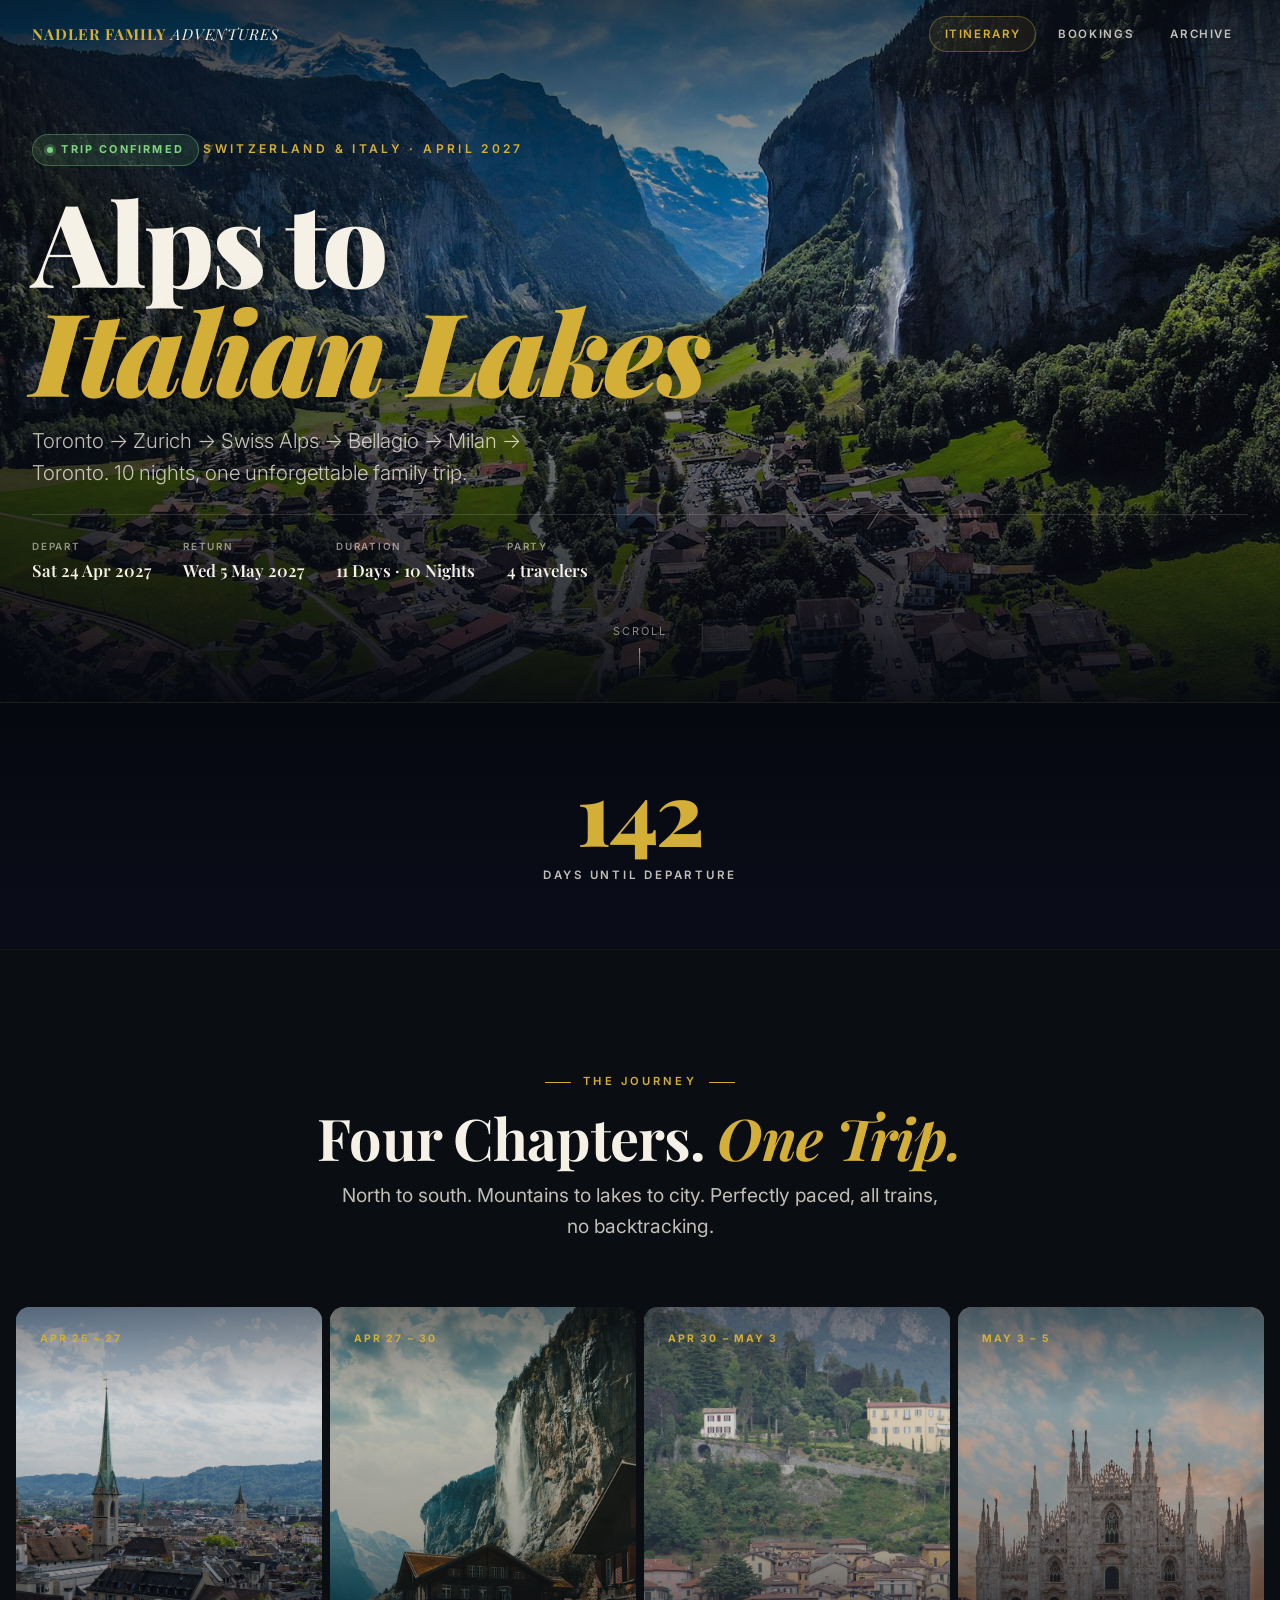
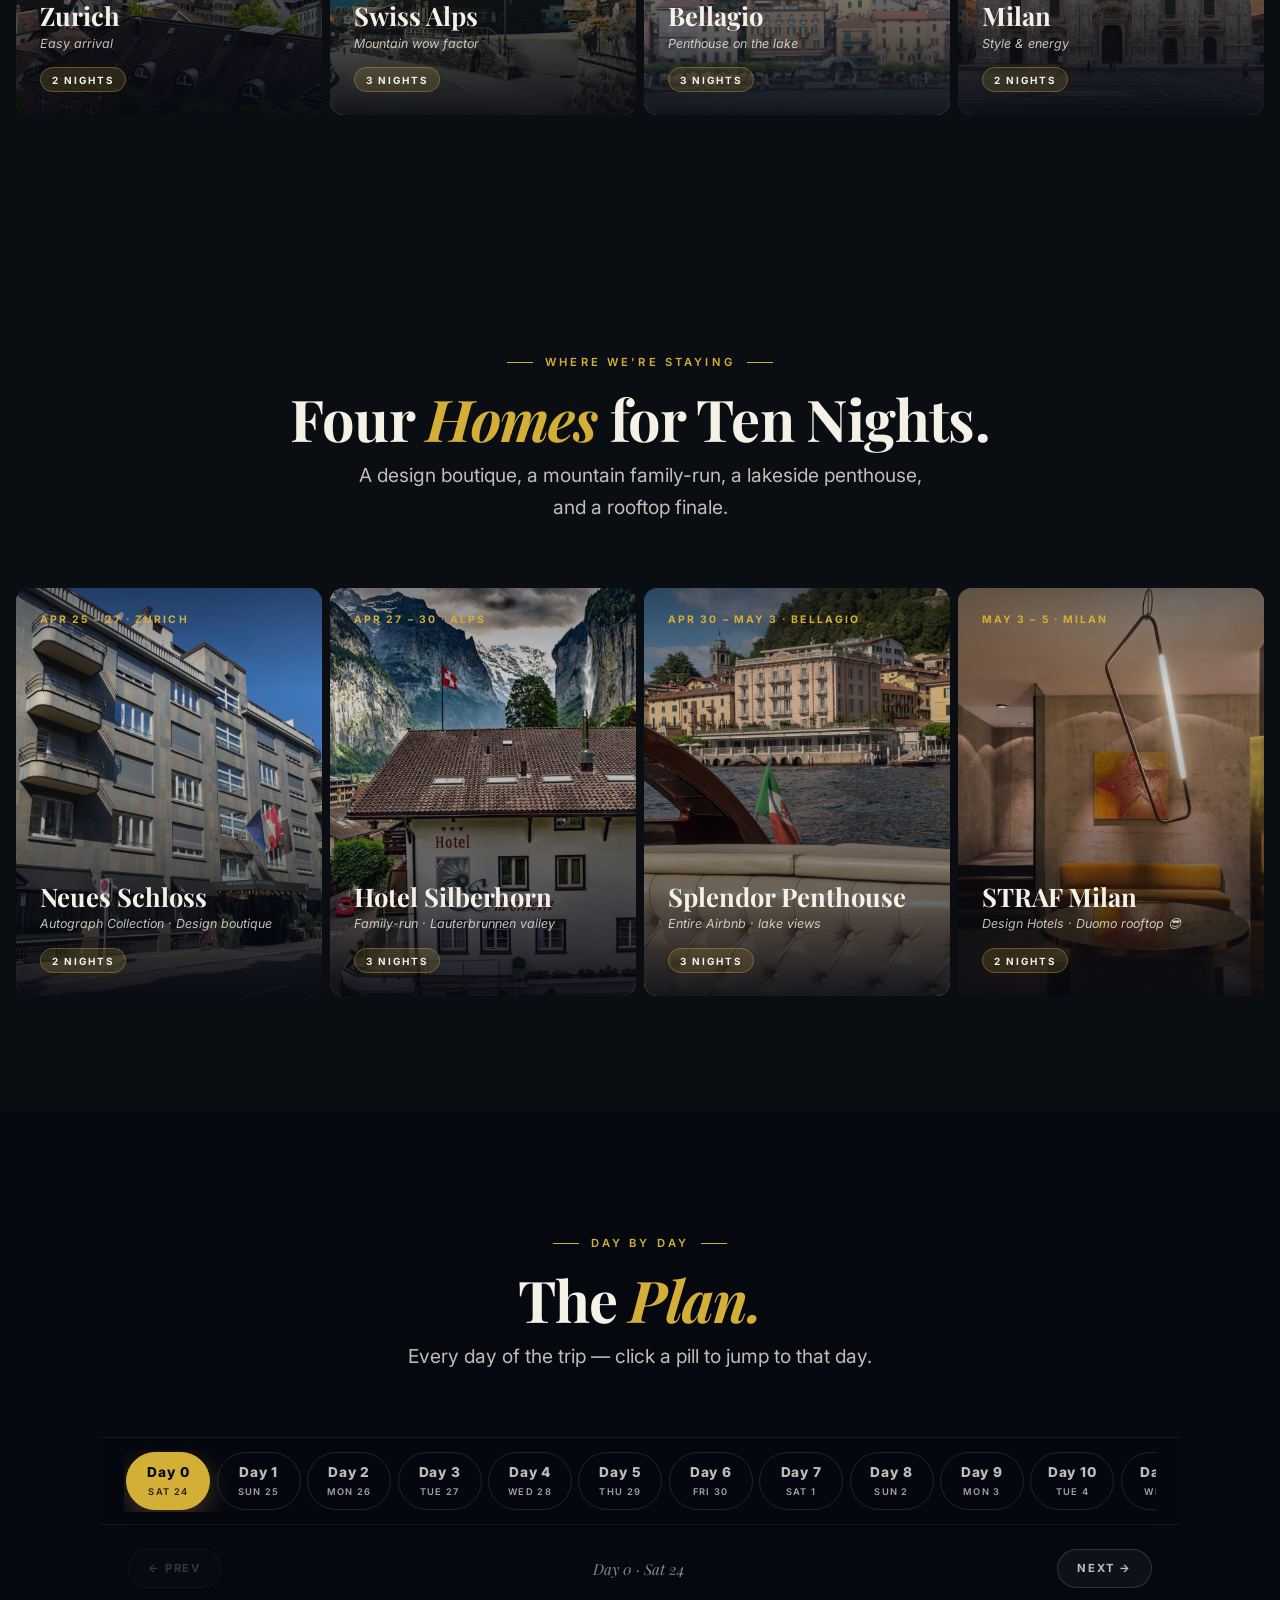
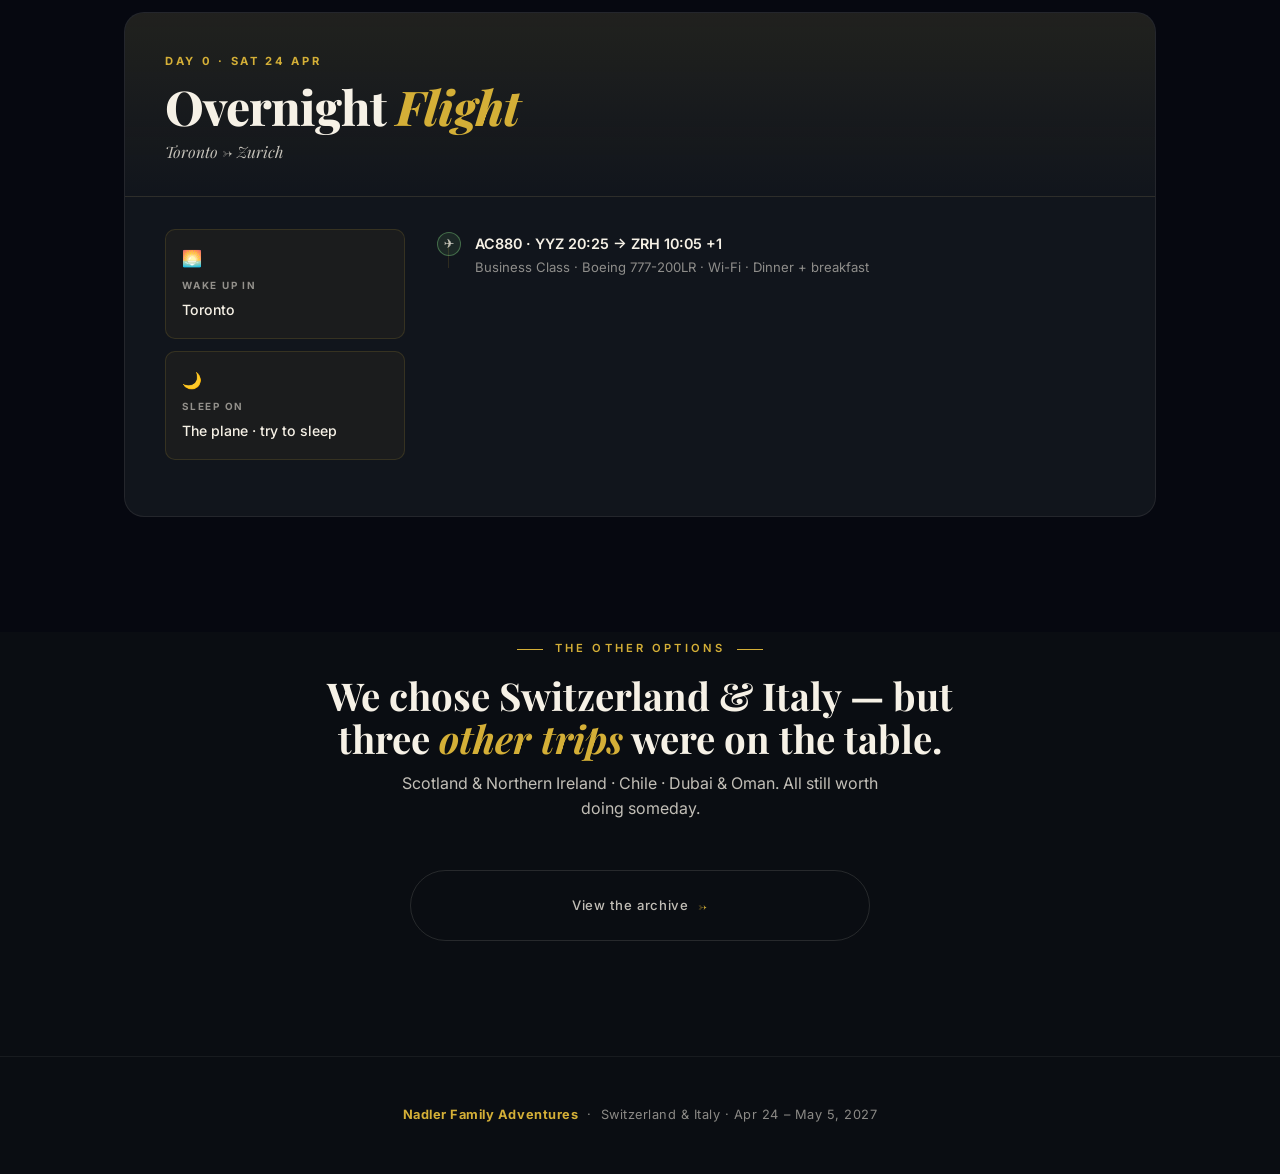
<file: index.html>
<!DOCTYPE html>
<html lang="en">
<head>
  <meta charset="UTF-8">
  <meta name="viewport" content="width=device-width, initial-scale=1.0">
  <title>Nadler Family Adventures 2027 — Alps to Italian Lakes</title>
  <link rel="preconnect" href="https://fonts.googleapis.com">
  <link rel="preconnect" href="https://fonts.gstatic.com" crossorigin>
  <link rel="stylesheet" href="css/styles.css">
</head>
<body>

  <nav class="site-nav" role="navigation">
    <span class="nav-brand">Nadler Family <em>Adventures</em></span>
    <div class="nav-tabs">
      <a href="index.html" class="nav-tab active">Itinerary</a>
      <a href="bookings.html" class="nav-tab">Bookings</a>
      <a href="archive.html" class="nav-tab">Archive</a>
    </div>
  </nav>

  <!-- HERO -->
  <header class="hero trip-hero-live" role="banner">
    <img class="hero-photo" data-fade src="images/photos/lauterbrunnen_1.jpg" alt="">
    <div class="hero-overlay" aria-hidden="true"></div>
    <div class="hero-content">
      <span class="confirmed-pill hero-animate">Trip Confirmed</span>
      <p class="hero-eyebrow hero-animate">Switzerland &amp; Italy · April 2027</p>
      <h1 class="hero-title hero-animate">Alps to<em>Italian Lakes</em></h1>
      <p class="hero-subtitle hero-animate">Toronto → Zurich → Swiss Alps → Bellagio → Milan → Toronto. 10 nights, one unforgettable family trip.</p>
      <div class="hero-meta hero-animate">
        <div class="hero-meta-item"><span class="hero-meta-label">Depart</span><span class="hero-meta-value">Sat 24 Apr 2027</span></div>
        <div class="hero-meta-item"><span class="hero-meta-label">Return</span><span class="hero-meta-value">Wed 5 May 2027</span></div>
        <div class="hero-meta-item"><span class="hero-meta-label">Duration</span><span class="hero-meta-value">11 Days · 10 Nights</span></div>
        <div class="hero-meta-item"><span class="hero-meta-label">Party</span><span class="hero-meta-value">4 travelers</span></div>
      </div>
    </div>
    <div class="hero-scroll-hint" aria-hidden="true"><span>Scroll</span></div>
  </header>

  <!-- COUNTDOWN -->
  <section class="countdown-strip">
    <div id="countdown-mount">
      <span class="countdown-num" id="countdown-num">—</span>
      <span class="countdown-label">Days Until Departure</span>
    </div>
  </section>

  <!-- JOURNEY OVERVIEW -->
  <section class="section">
    <div class="container">
      <div class="section-header reveal">
        <span class="eyebrow">The Journey</span>
        <h2 class="display-lg">Four Chapters. <em class="gold-italic">One Trip.</em></h2>
        <p class="lead">North to south. Mountains to lakes to city. Perfectly paced, all trains, no backtracking.</p>
      </div>

      <div class="journey">
        <div class="journey-card reveal">
          <img class="journey-photo" data-fade src="images/photos/zurich_1.jpg" alt="">
          <div class="journey-text">
            <span class="journey-day">Apr 25 – 27</span>
            <div>
              <p class="journey-place">Zurich</p>
              <p class="journey-mood">Easy arrival</p>
              <span class="journey-nights">2 nights</span>
            </div>
          </div>
        </div>
        <div class="journey-card reveal reveal-d1">
          <img class="journey-photo" data-fade src="images/photos/lauterbrunnen_2.jpg" alt="">
          <div class="journey-text">
            <span class="journey-day">Apr 27 – 30</span>
            <div>
              <p class="journey-place">Swiss Alps</p>
              <p class="journey-mood">Mountain wow factor</p>
              <span class="journey-nights">3 nights</span>
            </div>
          </div>
        </div>
        <div class="journey-card reveal reveal-d2">
          <img class="journey-photo" data-fade src="images/photos/como_1.jpg" alt="">
          <div class="journey-text">
            <span class="journey-day">Apr 30 – May 3</span>
            <div>
              <p class="journey-place">Bellagio</p>
              <p class="journey-mood">Penthouse on the lake</p>
              <span class="journey-nights">3 nights</span>
            </div>
          </div>
        </div>
        <div class="journey-card reveal reveal-d3">
          <img class="journey-photo" data-fade src="images/photos/milan_1.jpg" alt="">
          <div class="journey-text">
            <span class="journey-day">May 3 – 5</span>
            <div>
              <p class="journey-place">Milan</p>
              <p class="journey-mood">Style &amp; energy</p>
              <span class="journey-nights">2 nights</span>
            </div>
          </div>
        </div>
      </div>
    </div>
  </section>

  <!-- WHERE WE'RE STAYING -->
  <section class="section">
    <div class="container">
      <div class="section-header reveal">
        <span class="eyebrow">Where We're Staying</span>
        <h2 class="display-lg">Four <em class="gold-italic">Homes</em> for Ten Nights.</h2>
        <p class="lead">A design boutique, a mountain family-run, a lakeside penthouse, and a rooftop finale.</p>
      </div>

      <div class="journey">
        <a class="journey-card reveal" href="bookings.html" style="cursor:pointer;">
          <img class="journey-photo" data-fade src="images/hotels/neues_schloss_zurich_3.jpg" alt="Neues Schloss">
          <div class="journey-text">
            <span class="journey-day">Apr 25 – 27 · Zurich</span>
            <div>
              <p class="journey-place">Neues Schloss</p>
              <p class="journey-mood">Autograph Collection · Design boutique</p>
              <span class="journey-nights">2 nights</span>
            </div>
          </div>
        </a>
        <a class="journey-card reveal reveal-d1" href="bookings.html" style="cursor:pointer;">
          <img class="journey-photo" data-fade src="images/hotels/silberhorn.jpg" alt="Hotel Silberhorn">
          <div class="journey-text">
            <span class="journey-day">Apr 27 – 30 · Alps</span>
            <div>
              <p class="journey-place">Hotel Silberhorn</p>
              <p class="journey-mood">Family-run · Lauterbrunnen valley</p>
              <span class="journey-nights">3 nights</span>
            </div>
          </div>
        </a>
        <a class="journey-card reveal reveal-d2" href="bookings.html" style="cursor:pointer;">
          <img class="journey-photo" data-fade src="images/hotels/bellagio_penthouse.jpg" alt="Splendor Penthouse Bellagio">
          <div class="journey-text">
            <span class="journey-day">Apr 30 – May 3 · Bellagio</span>
            <div>
              <p class="journey-place">Splendor Penthouse</p>
              <p class="journey-mood">Entire Airbnb · lake views</p>
              <span class="journey-nights">3 nights</span>
            </div>
          </div>
        </a>
        <a class="journey-card reveal reveal-d3" href="bookings.html" style="cursor:pointer;">
          <img class="journey-photo" data-fade src="images/hotels/straf_milan.jpg" alt="STRAF Milan">
          <div class="journey-text">
            <span class="journey-day">May 3 – 5 · Milan</span>
            <div>
              <p class="journey-place">STRAF Milan</p>
              <p class="journey-mood">Design Hotels · Duomo rooftop 😎</p>
              <span class="journey-nights">2 nights</span>
            </div>
          </div>
        </a>
      </div>
    </div>
  </section>

  <!-- DAY BY DAY -->
  <section class="section section-alt" id="itinerary">
    <div class="container">
      <div class="section-header reveal">
        <span class="eyebrow">Day by Day</span>
        <h2 class="display-lg">The <em class="gold-italic">Plan.</em></h2>
        <p class="lead">Every day of the trip — click a pill to jump to that day.</p>
      </div>

      <div class="day-deck">
        <div class="day-nav-wrap">
          <div class="day-nav" id="day-nav">
          <button class="day-nav-pill active" data-target="0"><span class="day-nav-num">Day 0</span><span class="day-nav-date">Sat 24</span></button>
          <button class="day-nav-pill" data-target="1"><span class="day-nav-num">Day 1</span><span class="day-nav-date">Sun 25</span></button>
          <button class="day-nav-pill" data-target="2"><span class="day-nav-num">Day 2</span><span class="day-nav-date">Mon 26</span></button>
          <button class="day-nav-pill" data-target="3"><span class="day-nav-num">Day 3</span><span class="day-nav-date">Tue 27</span></button>
          <button class="day-nav-pill" data-target="4"><span class="day-nav-num">Day 4</span><span class="day-nav-date">Wed 28</span></button>
          <button class="day-nav-pill" data-target="5"><span class="day-nav-num">Day 5</span><span class="day-nav-date">Thu 29</span></button>
          <button class="day-nav-pill" data-target="6"><span class="day-nav-num">Day 6</span><span class="day-nav-date">Fri 30</span></button>
          <button class="day-nav-pill" data-target="7"><span class="day-nav-num">Day 7</span><span class="day-nav-date">Sat 1</span></button>
          <button class="day-nav-pill" data-target="8"><span class="day-nav-num">Day 8</span><span class="day-nav-date">Sun 2</span></button>
          <button class="day-nav-pill" data-target="9"><span class="day-nav-num">Day 9</span><span class="day-nav-date">Mon 3</span></button>
          <button class="day-nav-pill" data-target="10"><span class="day-nav-num">Day 10</span><span class="day-nav-date">Tue 4</span></button>
          <button class="day-nav-pill" data-target="11"><span class="day-nav-num">Day 11</span><span class="day-nav-date">Wed 5</span></button>
          </div>
        </div>

        <div class="day-controls">
          <button class="day-nav-btn" id="day-prev" disabled>← Prev</button>
          <span class="day-nav-current" id="day-current">Day 0 · Sat 24 Apr</span>
          <button class="day-nav-btn" id="day-next">Next →</button>
        </div>

        <div id="day-panels">
      <div class="day-panel active" data-day="0">
        <div class="day-panel-hero">
          <p class="day-panel-eyebrow">Day 0 · Sat 24 Apr</p>
          <h3 class="day-panel-title">Overnight <em>Flight</em></h3>
          <p class="day-panel-subtitle">Toronto → Zurich</p>
        </div>
        <div class="day-panel-body">
          <div class="day-story">
            <div class="day-story-side">
              <div class="day-context">
                <span class="ctx-icon">🌅</span>
                <span class="ctx-label">Wake up in</span>
                <span class="ctx-value">Toronto</span>
              </div>
              <div class="day-context">
                <span class="ctx-icon">🌙</span>
                <span class="ctx-label">Sleep on</span>
                <span class="ctx-value">The plane · try to sleep</span>
              </div>
            </div>
            <div class="day-story-main">
              <ul class="day-events">
              <li class="day-event confirmed"><span class="ev-icon">✈</span><div><strong>AC880 · YYZ 20:25 → ZRH 10:05 +1</strong><br><span style="color:var(--cream-muted);font-size:0.82rem;">Business Class · Boeing 777-200LR · Wi-Fi · Dinner + breakfast</span></div></li>
              </ul>
            </div>
          </div>
        </div>
      </div>
      <div class="day-panel" data-day="1">
        <div class="day-panel-hero">
          <p class="day-panel-eyebrow">Day 1 · Sun 25 Apr</p>
          <h3 class="day-panel-title">Zurich · <em>Arrival</em></h3>
          <p class="day-panel-subtitle">Land, ease in, walk the lake</p>
        </div>
        <div class="day-panel-body">
          <div class="day-story">
            <div class="day-story-side">
              <div class="day-context">
                <span class="ctx-icon">🌅</span>
                <span class="ctx-label">Wake up on</span>
                <span class="ctx-value">Approach to Zurich</span>
              </div>
              <div class="day-context">
                <span class="ctx-icon">🌙</span>
                <span class="ctx-label">Sleep in</span>
                <span class="ctx-value"><strong>Neues Schloss</strong> · Zurich</span>
              </div>
            </div>
            <div class="day-story-main">
              <ul class="day-events">
              <li class="day-event"><span class="ev-icon">✈</span><div>Land ZRH 10:05 · customs · train into city</div></li>
              <li class="day-event checkin"><span class="ev-icon">🏨</span><div>Check in to <strong>Neues Schloss</strong> · Stockerstrasse 17</div></li>
              <li class="day-event"><span class="ev-icon">🚶</span><div>Slow walk through Old Town · beat jet lag</div></li>
              <li class="day-event"><span class="ev-icon">🍽</span><div>Early dinner near hotel</div></li>
              </ul>
            </div>
          </div>
        <div class="link-cards-section">
          <div class="link-cards-header">
            <h4>🍽 Places to Eat</h4>
            <span class="subheader">— Zurich</span>
          </div>
          <div class="link-cards">
          <a class="link-card" href="https://www.kronenhalle.com/" target="_blank" rel="noopener noreferrer"><p class="link-card-name">Kronenhalle</p><p class="link-card-note">Classic Swiss institution · original art on the walls</p></a>
          <a class="link-card" href="https://www.spruengli.ch/en" target="_blank" rel="noopener noreferrer"><p class="link-card-name">Confiserie Sprüngli</p><p class="link-card-note">Bahnhofstrasse legend · chocolates + café</p></a>
          <a class="link-card" href="https://www.zeughauskeller.ch/en/" target="_blank" rel="noopener noreferrer"><p class="link-card-name">Zeughauskeller</p><p class="link-card-note">Historic arsenal · loud, fun, huge portions</p></a>
          <a class="link-card" href="https://www.zunfthaus-zur-waag.ch/en/" target="_blank" rel="noopener noreferrer"><p class="link-card-name">Zunfthaus zur Waag</p><p class="link-card-note">Historic guild house · elegant Swiss</p></a>
          </div>
        </div>
        <div class="link-cards-section">
          <div class="link-cards-header">
            <h4>👀 Things to Do</h4>
            <span class="subheader">— Zurich</span>
          </div>
          <div class="link-cards">
          <a class="link-card" href="https://www.zuerich.com/en/visit/zurich-old-town" target="_blank" rel="noopener noreferrer"><p class="link-card-name">Old Town (Altstadt)</p><p class="link-card-note">Niederdorf · Lindenhof hill</p></a>
          <a class="link-card" href="https://www.zuerich.com/en/visit/lake-zurich" target="_blank" rel="noopener noreferrer"><p class="link-card-name">Lake Zurich promenade</p><p class="link-card-note">Sunset walk · easy first-day activity</p></a>
          <a class="link-card" href="https://www.grossmuenster.ch/en" target="_blank" rel="noopener noreferrer"><p class="link-card-name">Grossmünster</p><p class="link-card-note">Climb the twin towers for the view</p></a>
          <a class="link-card" href="https://www.fraumuenster.ch/en" target="_blank" rel="noopener noreferrer"><p class="link-card-name">Fraumünster</p><p class="link-card-note">Chagall stained glass windows</p></a>
          </div>
        </div>
        </div>
      </div>
      <div class="day-panel" data-day="2">
        <div class="day-panel-hero">
          <p class="day-panel-eyebrow">Day 2 · Mon 26 Apr</p>
          <h3 class="day-panel-title">Zurich · <em>Explore</em></h3>
          <p class="day-panel-subtitle">Full day in the city · optional Lucerne trip</p>
        </div>
        <div class="day-panel-body">
          <div class="day-story">
            <div class="day-story-side">
              <div class="day-context">
                <span class="ctx-icon">🌅</span>
                <span class="ctx-label">Wake up in</span>
                <span class="ctx-value"><strong>Neues Schloss</strong> · Zurich</span>
              </div>
              <div class="day-context">
                <span class="ctx-icon">🌙</span>
                <span class="ctx-label">Sleep in</span>
                <span class="ctx-value"><strong>Neues Schloss</strong> · Zurich</span>
              </div>
            </div>
            <div class="day-story-main">
              <ul class="day-events">
              <li class="day-event"><span class="ev-icon">🥐</span><div>Breakfast at hotel (Bonvoy Platinum perk)</div></li>
              <li class="day-event"><span class="ev-icon">🚶</span><div>Bahnhofstrasse + Old Town wander</div></li>
              <li class="day-event"><span class="ev-icon">🚆</span><div>Optional: Lucerne day trip (~1hr train)</div></li>
              <li class="day-event"><span class="ev-icon">🍽</span><div>Dinner in Old Town</div></li>
              </ul>
            </div>
          </div>
        <div class="link-cards-section">
          <div class="link-cards-header">
            <h4>🍽 Places to Eat</h4>
            <span class="subheader">— Zurich</span>
          </div>
          <div class="link-cards">
          <a class="link-card" href="https://baurenschaenke.ch/" target="_blank" rel="noopener noreferrer"><p class="link-card-name">Bauernschänke</p><p class="link-card-note">Cool wine bar · modern Swiss</p></a>
          <a class="link-card" href="https://haus-hiltl.ch/en/" target="_blank" rel="noopener noreferrer"><p class="link-card-name">Hiltl</p><p class="link-card-note">World's oldest vegetarian restaurant (1898)</p></a>
          <a class="link-card" href="https://www.zuerich.com/en/eat-and-drink/restaurants" target="_blank" rel="noopener noreferrer"><p class="link-card-name">Restaurant zur Oepfelchammer</p><p class="link-card-note">Historic tavern in Niederdorf</p></a>
          <a class="link-card" href="https://www.wirtshaus-galliker.ch/" target="_blank" rel="noopener noreferrer"><p class="link-card-name">Wirtshaus Galliker (Lucerne)</p><p class="link-card-note">Classic Swiss if you day-trip</p></a>
          </div>
        </div>
        <div class="link-cards-section">
          <div class="link-cards-header">
            <h4>👀 Things to Do</h4>
            <span class="subheader">— Zurich</span>
          </div>
          <div class="link-cards">
          <a class="link-card" href="https://www.kunsthaus.ch/en/" target="_blank" rel="noopener noreferrer"><p class="link-card-name">Kunsthaus Zürich</p><p class="link-card-note">Major art museum · Chagall, Munch, Giacometti</p></a>
          <a class="link-card" href="https://www.uetliberg.ch/en" target="_blank" rel="noopener noreferrer"><p class="link-card-name">Uetliberg</p><p class="link-card-note">Zurich's mountain · 30 min by train · big views</p></a>
          <a class="link-card" href="https://luzern.com/en/" target="_blank" rel="noopener noreferrer"><p class="link-card-name">Lucerne day trip</p><p class="link-card-note">Chapel Bridge · Lion Monument · lake views</p></a>
          <a class="link-card" href="https://landesmuseum.ch/en" target="_blank" rel="noopener noreferrer"><p class="link-card-name">Swiss National Museum</p><p class="link-card-note">Next to main station · rainy-day plan</p></a>
          </div>
        </div>
        </div>
      </div>
      <div class="day-panel" data-day="3">
        <div class="day-panel-hero">
          <p class="day-panel-eyebrow">Day 3 · Tue 27 Apr</p>
          <h3 class="day-panel-title">Into the <em>Alps</em></h3>
          <p class="day-panel-subtitle">Scenic train down to Lauterbrunnen</p>
        </div>
        <div class="day-panel-body">
          <div class="day-story">
            <div class="day-story-side">
              <div class="day-context">
                <span class="ctx-icon">🌅</span>
                <span class="ctx-label">Wake up in</span>
                <span class="ctx-value"><strong>Neues Schloss</strong> · Zurich</span>
              </div>
              <div class="day-context">
                <span class="ctx-icon">🌙</span>
                <span class="ctx-label">Sleep in</span>
                <span class="ctx-value"><strong>Hotel Silberhorn</strong> · Lauterbrunnen</span>
              </div>
            </div>
            <div class="day-story-main">
              <ul class="day-events">
              <li class="day-event checkout"><span class="ev-icon">🧳</span><div>Check out of <strong>Neues Schloss</strong></div></li>
              <li class="day-event"><span class="ev-icon">🚆</span><div>Scenic train Zurich → Lauterbrunnen (~2h 45m via Bern)</div></li>
              <li class="day-event checkin"><span class="ev-icon">🏨</span><div>Check in to <strong>Hotel Silberhorn</strong> · steps from the station</div></li>
              <li class="day-event"><span class="ev-icon">💦</span><div>Valley walk · Staubbach Falls (5 min from hotel)</div></li>
              <li class="day-event"><span class="ev-icon">🍽</span><div>Dinner in the valley</div></li>
              </ul>
            </div>
          </div>
        <div class="link-cards-section">
          <div class="link-cards-header">
            <h4>🍽 Places to Eat</h4>
            <span class="subheader">— Zurich → Alps</span>
          </div>
          <div class="link-cards">
          <a class="link-card" href="https://www.silberhorn.com/en/restaurants/" target="_blank" rel="noopener noreferrer"><p class="link-card-name">Silberhorn restaurant</p><p class="link-card-note">In-hotel · reliable Swiss + Alpine</p></a>
          <a class="link-card" href="https://www.hoteloberland.ch/en/restaurant/" target="_blank" rel="noopener noreferrer"><p class="link-card-name">Hotel Oberland</p><p class="link-card-note">Village institution · classic Swiss</p></a>
          <a class="link-card" href="https://www.airtime.ch/" target="_blank" rel="noopener noreferrer"><p class="link-card-name">Airtime Café</p><p class="link-card-note">Breakfast + coffee · casual</p></a>
          </div>
        </div>
        <div class="link-cards-section">
          <div class="link-cards-header">
            <h4>👀 Things to Do</h4>
            <span class="subheader">— Zurich → Alps</span>
          </div>
          <div class="link-cards">
          <a class="link-card" href="https://www.myswitzerland.com/en-ca/experiences/staubbach-falls/" target="_blank" rel="noopener noreferrer"><p class="link-card-name">Staubbach Falls</p><p class="link-card-note">300m free-falling waterfall · 5 min walk from hotel</p></a>
          <a class="link-card" href="https://www.truemmelbachfaelle.ch/en/" target="_blank" rel="noopener noreferrer"><p class="link-card-name">Trümmelbach Falls</p><p class="link-card-note">Glacier waterfalls inside the mountain</p></a>
          <a class="link-card" href="https://www.lauterbrunnen.swiss/en" target="_blank" rel="noopener noreferrer"><p class="link-card-name">Valley walk</p><p class="link-card-note">72 waterfalls · flat, family-friendly</p></a>
          </div>
        </div>
        </div>
      </div>
      <div class="day-panel" data-day="4">
        <div class="day-panel-hero">
          <p class="day-panel-eyebrow">Day 4 · Wed 28 Apr</p>
          <h3 class="day-panel-title">Top of <em>Europe</em></h3>
          <p class="day-panel-subtitle">The big-day Jungfraujoch excursion</p>
        </div>
        <div class="day-panel-body">
          <div class="day-story">
            <div class="day-story-side">
              <div class="day-context">
                <span class="ctx-icon">🌅</span>
                <span class="ctx-label">Wake up in</span>
                <span class="ctx-value"><strong>Hotel Silberhorn</strong> · Lauterbrunnen</span>
              </div>
              <div class="day-context">
                <span class="ctx-icon">🌙</span>
                <span class="ctx-label">Sleep in</span>
                <span class="ctx-value"><strong>Hotel Silberhorn</strong> · Lauterbrunnen</span>
              </div>
            </div>
            <div class="day-story-main">
              <ul class="day-events">
              <li class="day-event"><span class="ev-icon">🚠</span><div>Cable cars &amp; cog train to Jungfraujoch (11,000 ft)</div></li>
              <li class="day-event"><span class="ev-icon">🧊</span><div>Glaciers · Ice Palace · Sphinx Observatory</div></li>
              <li class="day-event"><span class="ev-icon">📸</span><div>Big-day photos · lunch at altitude</div></li>
              <li class="day-event"><span class="ev-icon">🍽</span><div>Casual dinner back in the valley</div></li>
              </ul>
            </div>
          </div>
        <div class="link-cards-section">
          <div class="link-cards-header">
            <h4>🍽 Places to Eat</h4>
            <span class="subheader">— Alps</span>
          </div>
          <div class="link-cards">
          <a class="link-card" href="https://www.jungfrau.ch/en-gb/jungfraujoch-top-of-europe/culinary-delights/" target="_blank" rel="noopener noreferrer"><p class="link-card-name">Bollywood @ Jungfraujoch</p><p class="link-card-note">Indian food at 11,000 ft (yes, really)</p></a>
          <a class="link-card" href="https://www.jungfrau.ch/en-gb/kleine-scheidegg/" target="_blank" rel="noopener noreferrer"><p class="link-card-name">Kleine Scheidegg lunch</p><p class="link-card-note">Mountain-station restaurants on the way up</p></a>
          <a class="link-card" href="https://www.silberhorn.com/en/restaurants/" target="_blank" rel="noopener noreferrer"><p class="link-card-name">Silberhorn restaurant</p><p class="link-card-note">Dinner in-hotel after a big day</p></a>
          </div>
        </div>
        <div class="link-cards-section">
          <div class="link-cards-header">
            <h4>👀 Things to Do</h4>
            <span class="subheader">— Alps</span>
          </div>
          <div class="link-cards">
          <a class="link-card" href="https://www.jungfrau.ch/en-gb/jungfraujoch-top-of-europe/" target="_blank" rel="noopener noreferrer"><p class="link-card-name">Jungfraujoch — Top of Europe</p><p class="link-card-note">Book online in advance · time-slot ticket</p></a>
          <a class="link-card" href="https://www.jungfrau.ch/en-gb/ice-palace/" target="_blank" rel="noopener noreferrer"><p class="link-card-name">Ice Palace</p><p class="link-card-note">Corridors carved into the glacier</p></a>
          <a class="link-card" href="https://www.jungfrau.ch/en-gb/sphinx-observatory/" target="_blank" rel="noopener noreferrer"><p class="link-card-name">Sphinx Observatory</p><p class="link-card-note">Panoramic glacier viewing terrace</p></a>
          </div>
        </div>
        </div>
      </div>
      <div class="day-panel" data-day="5">
        <div class="day-panel-hero">
          <p class="day-panel-eyebrow">Day 5 · Thu 29 Apr</p>
          <h3 class="day-panel-title">Alpine <em>Flex Day</em></h3>
          <p class="day-panel-subtitle">Pick your adventure · weather permitting</p>
        </div>
        <div class="day-panel-body">
          <div class="day-story">
            <div class="day-story-side">
              <div class="day-context">
                <span class="ctx-icon">🌅</span>
                <span class="ctx-label">Wake up in</span>
                <span class="ctx-value"><strong>Hotel Silberhorn</strong> · Lauterbrunnen</span>
              </div>
              <div class="day-context">
                <span class="ctx-icon">🌙</span>
                <span class="ctx-label">Sleep in</span>
                <span class="ctx-value"><strong>Hotel Silberhorn</strong> · Lauterbrunnen</span>
              </div>
            </div>
            <div class="day-story-main">
              <ul class="day-events">
              <li class="day-event"><span class="ev-icon">🥐</span><div>Slow breakfast · check the weather</div></li>
              <li class="day-event"><span class="ev-icon">🏔</span><div>Pick one: Mürren + Schilthorn, Wengen, or Trümmelbach</div></li>
              <li class="day-event"><span class="ev-icon">🥾</span><div>Or: easy hike from Grütschalp</div></li>
              <li class="day-event"><span class="ev-icon">🍷</span><div>Aperitivo on hotel terrace</div></li>
              </ul>
            </div>
          </div>
        <div class="link-cards-section">
          <div class="link-cards-header">
            <h4>🍽 Places to Eat</h4>
            <span class="subheader">— Alps</span>
          </div>
          <div class="link-cards">
          <a class="link-card" href="https://schilthorn.ch/en/piz-gloria/" target="_blank" rel="noopener noreferrer"><p class="link-card-name">Piz Gloria (revolving)</p><p class="link-card-note">The Bond restaurant at 2,970m · book ahead</p></a>
          <a class="link-card" href="https://www.hoteleiger.com/en/restaurant/" target="_blank" rel="noopener noreferrer"><p class="link-card-name">Hotel Eiger · Mürren</p><p class="link-card-note">Wide terrace, mountain views</p></a>
          </div>
        </div>
        <div class="link-cards-section">
          <div class="link-cards-header">
            <h4>👀 Things to Do</h4>
            <span class="subheader">— Alps</span>
          </div>
          <div class="link-cards">
          <a class="link-card" href="https://schilthorn.ch/en/" target="_blank" rel="noopener noreferrer"><p class="link-card-name">Schilthorn / Piz Gloria</p><p class="link-card-note">007 filming location · panoramic peak</p></a>
          <a class="link-card" href="https://www.muerren.swiss/en" target="_blank" rel="noopener noreferrer"><p class="link-card-name">Mürren village</p><p class="link-card-note">Car-free cliff village · funicular up</p></a>
          <a class="link-card" href="https://www.wengen.swiss/en" target="_blank" rel="noopener noreferrer"><p class="link-card-name">Wengen village</p><p class="link-card-note">Car-free plateau · postcard views</p></a>
          <a class="link-card" href="https://www.jungfrau.ch/en-gb/grindelwald-first/" target="_blank" rel="noopener noreferrer"><p class="link-card-name">Grindelwald First</p><p class="link-card-note">Cliff walk · zipline · adrenaline</p></a>
          </div>
        </div>
        </div>
      </div>
      <div class="day-panel" data-day="6">
        <div class="day-panel-hero">
          <p class="day-panel-eyebrow">Day 6 · Fri 30 Apr</p>
          <h3 class="day-panel-title">Alps to <em>Bellagio</em></h3>
          <p class="day-panel-subtitle">Scenic rail day into Italy</p>
        </div>
        <div class="day-panel-body">
          <div class="day-story">
            <div class="day-story-side">
              <div class="day-context">
                <span class="ctx-icon">🌅</span>
                <span class="ctx-label">Wake up in</span>
                <span class="ctx-value"><strong>Hotel Silberhorn</strong> · Lauterbrunnen</span>
              </div>
              <div class="day-context">
                <span class="ctx-icon">🌙</span>
                <span class="ctx-label">Sleep in</span>
                <span class="ctx-value"><strong>Splendor Penthouse</strong> · Bellagio</span>
              </div>
            </div>
            <div class="day-story-main">
              <ul class="day-events">
              <li class="day-event checkout"><span class="ev-icon">🧳</span><div>Check out of <strong>Silberhorn</strong></div></li>
              <li class="day-event"><span class="ev-icon">🚆</span><div>Train Interlaken · Spiez · Milan → Varenna</div></li>
              <li class="day-event"><span class="ev-icon">⛴</span><div>Short ferry Varenna → Bellagio (~15 min · pretty crossing)</div></li>
              <li class="day-event checkin"><span class="ev-icon">🏛</span><div>Check in to <strong>Splendor Penthouse</strong> · after 3pm</div></li>
              <li class="day-event"><span class="ev-icon">🍝</span><div>First-night dinner · Piazza Mazzini</div></li>
              </ul>
            </div>
          </div>
        <div class="link-cards-section">
          <div class="link-cards-header">
            <h4>🍽 Places to Eat</h4>
            <span class="subheader">— Alps → Bellagio</span>
          </div>
          <div class="link-cards">
          <a class="link-card" href="https://www.bilacus.it/" target="_blank" rel="noopener noreferrer"><p class="link-card-name">Bilacus</p><p class="link-card-note">Family-run · terrace · classic Como cuisine</p></a>
          <a class="link-card" href="https://www.ristorantesilviobellagio.com/" target="_blank" rel="noopener noreferrer"><p class="link-card-name">Ristorante Silvio</p><p class="link-card-note">Fresh lake fish · father-son fishermen</p></a>
          <a class="link-card" href="https://www.trattoriasangiacomo.com/" target="_blank" rel="noopener noreferrer"><p class="link-card-name">Trattoria San Giacomo</p><p class="link-card-note">Old Bellagio · reliable, warm</p></a>
          <a class="link-card" href="https://www.puntaspartivento.com/" target="_blank" rel="noopener noreferrer"><p class="link-card-name">La Punta</p><p class="link-card-note">At the tip of Punta Spartivento · views</p></a>
          </div>
        </div>
        <div class="link-cards-section">
          <div class="link-cards-header">
            <h4>👀 Things to Do</h4>
            <span class="subheader">— Alps → Bellagio</span>
          </div>
          <div class="link-cards">
          <a class="link-card" href="https://www.giardinidivillamelzi.it/" target="_blank" rel="noopener noreferrer"><p class="link-card-name">Villa Melzi gardens</p><p class="link-card-note">Walkable from penthouse · botanical park on lake</p></a>
          <a class="link-card" href="https://www.bellagiolakecomo.com/en/" target="_blank" rel="noopener noreferrer"><p class="link-card-name">Wander Bellagio</p><p class="link-card-note">Salita Serbelloni · silk shops · gelato</p></a>
          <a class="link-card" href="https://www.puntaspartivento.com/" target="_blank" rel="noopener noreferrer"><p class="link-card-name">Punta Spartivento walk</p><p class="link-card-note">Lakeside stroll to the tip · sunset</p></a>
          </div>
        </div>
        </div>
      </div>
      <div class="day-panel" data-day="7">
        <div class="day-panel-hero">
          <p class="day-panel-eyebrow">Day 7 · Sat 1 May</p>
          <h3 class="day-panel-title">Bellagio · <em>Wander</em></h3>
          <p class="day-panel-subtitle">A full day exploring the postcard town</p>
        </div>
        <div class="day-panel-body">
          <div class="day-story">
            <div class="day-story-side">
              <div class="day-context">
                <span class="ctx-icon">🌅</span>
                <span class="ctx-label">Wake up in</span>
                <span class="ctx-value"><strong>Splendor Penthouse</strong> · Bellagio</span>
              </div>
              <div class="day-context">
                <span class="ctx-icon">🌙</span>
                <span class="ctx-label">Sleep in</span>
                <span class="ctx-value"><strong>Splendor Penthouse</strong> · Bellagio</span>
              </div>
            </div>
            <div class="day-story-main">
              <ul class="day-events">
              <li class="day-event"><span class="ev-icon">☕</span><div>Espresso in the piazza</div></li>
              <li class="day-event"><span class="ev-icon">🌿</span><div>Villa Melzi gardens (walkable)</div></li>
              <li class="day-event"><span class="ev-icon">🚶</span><div>Piazza Mazzini · lakefront · gelato</div></li>
              <li class="day-event"><span class="ev-icon">🍷</span><div>Aperitivo terrace</div></li>
              <li class="day-event"><span class="ev-icon">🍽</span><div>Long, slow Italian dinner</div></li>
              </ul>
            </div>
          </div>
        <div class="link-cards-section">
          <div class="link-cards-header">
            <h4>🍽 Places to Eat</h4>
            <span class="subheader">— Bellagio</span>
          </div>
          <div class="link-cards">
          <a class="link-card" href="https://www.terrazzabarchetta.com/" target="_blank" rel="noopener noreferrer"><p class="link-card-name">Terrazza Barchetta</p><p class="link-card-note">Rooftop terrace overlooking the lake</p></a>
          <a class="link-card" href="https://www.hotelflorencebellagio.it/restaurant" target="_blank" rel="noopener noreferrer"><p class="link-card-name">Hotel Florence terrace</p><p class="link-card-note">Aperitivi on Piazza Mazzini</p></a>
          <a class="link-card" href="https://www.gelateriadelborgobellagio.com/" target="_blank" rel="noopener noreferrer"><p class="link-card-name">Gelateria del Borgo</p><p class="link-card-note">Best gelato in town · locals go here</p></a>
          <a class="link-card" href="https://www.barrossibellagio.com/" target="_blank" rel="noopener noreferrer"><p class="link-card-name">Bar Rossi</p><p class="link-card-note">Coffee, aperitivo, people-watch</p></a>
          </div>
        </div>
        <div class="link-cards-section">
          <div class="link-cards-header">
            <h4>👀 Things to Do</h4>
            <span class="subheader">— Bellagio</span>
          </div>
          <div class="link-cards">
          <a class="link-card" href="https://www.giardinidivillamelzi.it/" target="_blank" rel="noopener noreferrer"><p class="link-card-name">Villa Melzi gardens</p><p class="link-card-note">Botanical park on the lakeshore</p></a>
          <a class="link-card" href="https://www.bellagiolakecomo.com/en/villa-serbelloni/" target="_blank" rel="noopener noreferrer"><p class="link-card-name">Villa Serbelloni park (guided)</p><p class="link-card-note">Book at Bellagio tourist office</p></a>
          <a class="link-card" href="https://www.puntaspartivento.com/" target="_blank" rel="noopener noreferrer"><p class="link-card-name">Punta Spartivento walk</p><p class="link-card-note">30 min lakeside stroll</p></a>
          <a class="link-card" href="https://www.bellagiosilk.com/" target="_blank" rel="noopener noreferrer"><p class="link-card-name">Bellagio silk shops</p><p class="link-card-note">Como region silk · centuries-old craft</p></a>
          </div>
        </div>
        </div>
      </div>
      <div class="day-panel" data-day="8">
        <div class="day-panel-hero">
          <p class="day-panel-eyebrow">Day 8 · Sun 2 May</p>
          <h3 class="day-panel-title">Bellagio · <em>Flex Day</em></h3>
          <p class="day-panel-subtitle">Villa Balbianello, boat tour, or nothing at all</p>
        </div>
        <div class="day-panel-body">
          <div class="day-story">
            <div class="day-story-side">
              <div class="day-context">
                <span class="ctx-icon">🌅</span>
                <span class="ctx-label">Wake up in</span>
                <span class="ctx-value"><strong>Splendor Penthouse</strong> · Bellagio</span>
              </div>
              <div class="day-context">
                <span class="ctx-icon">🌙</span>
                <span class="ctx-label">Sleep in</span>
                <span class="ctx-value"><strong>Splendor Penthouse</strong> · Bellagio</span>
              </div>
            </div>
            <div class="day-story-main">
              <ul class="day-events">
              <li class="day-event"><span class="ev-icon">🥐</span><div>Lazy breakfast on the terrace</div></li>
              <li class="day-event"><span class="ev-icon">🏛</span><div>Optional: Villa Balbianello (short ferry to Lenno)</div></li>
              <li class="day-event"><span class="ev-icon">🛥</span><div>Or: private boat tour (Como taxi boats)</div></li>
              <li class="day-event"><span class="ev-icon">🍷</span><div>Slow dinner on the penthouse terrace</div></li>
              </ul>
            </div>
          </div>
        <div class="link-cards-section">
          <div class="link-cards-header">
            <h4>🍽 Places to Eat</h4>
            <span class="subheader">— Bellagio</span>
          </div>
          <div class="link-cards">
          <a class="link-card" href="https://www.metropolebellagio.it/restaurant/" target="_blank" rel="noopener noreferrer"><p class="link-card-name">Metropole lakefront terrace</p><p class="link-card-note">Right at the ferry pier · long lunch</p></a>
          <a class="link-card" href="https://www.ristorantesilviobellagio.com/" target="_blank" rel="noopener noreferrer"><p class="link-card-name">Ristorante Silvio</p><p class="link-card-note">Book for dinner · fresh-caught fish</p></a>
          </div>
        </div>
        <div class="link-cards-section">
          <div class="link-cards-header">
            <h4>👀 Things to Do</h4>
            <span class="subheader">— Bellagio</span>
          </div>
          <div class="link-cards">
          <a class="link-card" href="https://fondoambiente.it/luoghi/villa-del-balbianello" target="_blank" rel="noopener noreferrer"><p class="link-card-name">Villa del Balbianello</p><p class="link-card-note">Star Wars &amp; Bond location · book timed entry</p></a>
          <a class="link-card" href="https://www.taxiboatvarenna.com/" target="_blank" rel="noopener noreferrer"><p class="link-card-name">Private boat tour</p><p class="link-card-note">Como Taxi Boats · captained · ~2hr circuit</p></a>
          <a class="link-card" href="https://www.navigazionelaghi.it/en/" target="_blank" rel="noopener noreferrer"><p class="link-card-name">Public ferry hop</p><p class="link-card-note">Varenna, Menaggio, Villa Carlotta</p></a>
          <a class="link-card" href="https://villamonastero.eu/en/" target="_blank" rel="noopener noreferrer"><p class="link-card-name">Villa Monastero (Varenna)</p><p class="link-card-note">Botanical gardens · reachable by ferry</p></a>
          </div>
        </div>
        </div>
      </div>
      <div class="day-panel" data-day="9">
        <div class="day-panel-hero">
          <p class="day-panel-eyebrow">Day 9 · Mon 3 May</p>
          <h3 class="day-panel-title">Bellagio to <em>Milan</em></h3>
          <p class="day-panel-subtitle">Move to the city · check in to STRAF</p>
        </div>
        <div class="day-panel-body">
          <div class="day-story">
            <div class="day-story-side">
              <div class="day-context">
                <span class="ctx-icon">🌅</span>
                <span class="ctx-label">Wake up in</span>
                <span class="ctx-value"><strong>Splendor Penthouse</strong> · Bellagio</span>
              </div>
              <div class="day-context">
                <span class="ctx-icon">🌙</span>
                <span class="ctx-label">Sleep in</span>
                <span class="ctx-value"><strong>STRAF Milan</strong> · Duomo view rooftop</span>
              </div>
            </div>
            <div class="day-story-main">
              <ul class="day-events">
              <li class="day-event checkout"><span class="ev-icon">🧳</span><div>Check out of <strong>Splendor Penthouse</strong> · by 10:00 AM</div></li>
              <li class="day-event"><span class="ev-icon">⛴</span><div>Ferry Bellagio → Varenna (~15 min)</div></li>
              <li class="day-event"><span class="ev-icon">🚆</span><div>Train Varenna → Milano Centrale (~1hr)</div></li>
              <li class="day-event checkin"><span class="ev-icon">🏨</span><div>Check in to <strong>STRAF</strong> · Via San Raffaele 3</div></li>
              <li class="day-event"><span class="ev-icon">🍽</span><div>Dinner in Brera or Navigli</div></li>
              </ul>
            </div>
          </div>
        <div class="link-cards-section">
          <div class="link-cards-header">
            <h4>🍽 Places to Eat</h4>
            <span class="subheader">— Bellagio → Milan</span>
          </div>
          <div class="link-cards">
          <a class="link-card" href="https://ratana.it/" target="_blank" rel="noopener noreferrer"><p class="link-card-name">Ratanà</p><p class="link-card-note">Michelin contemporary · book in advance</p></a>
          <a class="link-card" href="https://www.trattoriamilanese.it/" target="_blank" rel="noopener noreferrer"><p class="link-card-name">Trattoria Milanese</p><p class="link-card-note">90-year-old classic · risotto milanese</p></a>
          <a class="link-card" href="https://www.rovello18.it/" target="_blank" rel="noopener noreferrer"><p class="link-card-name">Rovello 18</p><p class="link-card-note">Brera trattoria · Milanese comfort food</p></a>
          <a class="link-card" href="https://www.nerinodieci.it/en/" target="_blank" rel="noopener noreferrer"><p class="link-card-name">Nerino Dieci Trattoria</p><p class="link-card-note">Solid, low-key, always packed</p></a>
          </div>
        </div>
        <div class="link-cards-section">
          <div class="link-cards-header">
            <h4>👀 Things to Do</h4>
            <span class="subheader">— Bellagio → Milan</span>
          </div>
          <div class="link-cards">
          <a class="link-card" href="https://www.duomomilano.it/en/" target="_blank" rel="noopener noreferrer"><p class="link-card-name">Duomo di Milano</p><p class="link-card-note">STRAF is literally next door</p></a>
          <a class="link-card" href="https://www.brera.milano/en/" target="_blank" rel="noopener noreferrer"><p class="link-card-name">Brera district evening</p><p class="link-card-note">Bohemian streets · aperitivo bars</p></a>
          <a class="link-card" href="https://www.navigli.milano.it/" target="_blank" rel="noopener noreferrer"><p class="link-card-name">Navigli canals</p><p class="link-card-note">Aperitivo along the canals at sunset</p></a>
          </div>
        </div>
        </div>
      </div>
      <div class="day-panel" data-day="10">
        <div class="day-panel-hero">
          <p class="day-panel-eyebrow">Day 10 · Tue 4 May</p>
          <h3 class="day-panel-title">Milan · <em>The Finale</em></h3>
          <p class="day-panel-subtitle">Duomo rooftop · Galleria · rooftop sunset</p>
        </div>
        <div class="day-panel-body">
          <div class="day-story">
            <div class="day-story-side">
              <div class="day-context">
                <span class="ctx-icon">🌅</span>
                <span class="ctx-label">Wake up in</span>
                <span class="ctx-value"><strong>STRAF Milan</strong> · sunrise from the rooftop</span>
              </div>
              <div class="day-context">
                <span class="ctx-icon">🌙</span>
                <span class="ctx-label">Sleep in</span>
                <span class="ctx-value"><strong>STRAF Milan</strong></span>
              </div>
            </div>
            <div class="day-story-main">
              <ul class="day-events">
              <li class="day-event"><span class="ev-icon">🥐</span><div>Breakfast at STRAF (Platinum perk)</div></li>
              <li class="day-event"><span class="ev-icon">⛪</span><div>Duomo · rooftop walk among the spires</div></li>
              <li class="day-event"><span class="ev-icon">🛍</span><div>Galleria Vittorio Emanuele II</div></li>
              <li class="day-event"><span class="ev-icon">🖼</span><div>Optional: The Last Supper (book weeks ahead)</div></li>
              <li class="day-event"><span class="ev-icon">🍽</span><div>Final Italian dinner</div></li>
              <li class="day-event"><span class="ev-icon">🌇</span><div>Sunset on the STRAF rooftop terrace</div></li>
              </ul>
            </div>
          </div>
        <div class="link-cards-section">
          <div class="link-cards-header">
            <h4>🍽 Places to Eat</h4>
            <span class="subheader">— Milan</span>
          </div>
          <div class="link-cards">
          <a class="link-card" href="https://www.craccoportal.com/en/" target="_blank" rel="noopener noreferrer"><p class="link-card-name">Cracco (in Galleria)</p><p class="link-card-note">Michelin · book weeks ahead</p></a>
          <a class="link-card" href="https://www.luini.it/" target="_blank" rel="noopener noreferrer"><p class="link-card-name">Luini panzerotti</p><p class="link-card-note">Iconic street food · around the corner from STRAF</p></a>
          <a class="link-card" href="https://pasticceriamarchesi.com/en/" target="_blank" rel="noopener noreferrer"><p class="link-card-name">Marchesi 1824 in Galleria</p><p class="link-card-note">Historic patisserie · morning ritual</p></a>
          <a class="link-card" href="https://camparino.com/en/" target="_blank" rel="noopener noreferrer"><p class="link-card-name">Camparino in Galleria</p><p class="link-card-note">Birthplace of the Campari cocktail (1867)</p></a>
          <a class="link-card" href="https://www.barbasso.com/" target="_blank" rel="noopener noreferrer"><p class="link-card-name">Bar Basso</p><p class="link-card-note">Home of the Negroni Sbagliato</p></a>
          </div>
        </div>
        <div class="link-cards-section">
          <div class="link-cards-header">
            <h4>👀 Things to Do</h4>
            <span class="subheader">— Milan</span>
          </div>
          <div class="link-cards">
          <a class="link-card" href="https://www.duomomilano.it/en/infopage/rooftops/" target="_blank" rel="noopener noreferrer"><p class="link-card-name">Duomo rooftop walk</p><p class="link-card-note">Book online · elevator or stairs · essential</p></a>
          <a class="link-card" href="https://cenacolovinciano.org/en/" target="_blank" rel="noopener noreferrer"><p class="link-card-name">The Last Supper (Cenacolo)</p><p class="link-card-note">6–8 weeks in advance · timed entry</p></a>
          <a class="link-card" href="https://www.museodelnovecento.org/en/" target="_blank" rel="noopener noreferrer"><p class="link-card-name">Museo del Novecento</p><p class="link-card-note">20th c. Italian art · next to Duomo</p></a>
          <a class="link-card" href="https://pinacotecabrera.org/en/" target="_blank" rel="noopener noreferrer"><p class="link-card-name">Pinacoteca di Brera</p><p class="link-card-note">Major art collection</p></a>
          <a class="link-card" href="https://www.teatroallascala.org/en/index.html" target="_blank" rel="noopener noreferrer"><p class="link-card-name">La Scala tour</p><p class="link-card-note">Opera house + museum</p></a>
          <a class="link-card" href="https://www.fondazioneprada.org/" target="_blank" rel="noopener noreferrer"><p class="link-card-name">Fondazione Prada</p><p class="link-card-note">Contemporary art in a distillery</p></a>
          </div>
        </div>
        </div>
      </div>
      <div class="day-panel" data-day="11">
        <div class="day-panel-hero">
          <p class="day-panel-eyebrow">Day 11 · Wed 5 May</p>
          <h3 class="day-panel-title">Fly <em>Home</em></h3>
          <p class="day-panel-subtitle">Milan → Toronto · same-day return</p>
        </div>
        <div class="day-panel-body">
          <div class="day-story">
            <div class="day-story-side">
              <div class="day-context">
                <span class="ctx-icon">🌅</span>
                <span class="ctx-label">Wake up in</span>
                <span class="ctx-value"><strong>STRAF Milan</strong></span>
              </div>
              <div class="day-context">
                <span class="ctx-icon">🌙</span>
                <span class="ctx-label">Sleep in</span>
                <span class="ctx-value">Toronto · home</span>
              </div>
            </div>
            <div class="day-story-main">
              <ul class="day-events">
              <li class="day-event checkout"><span class="ev-icon">🧳</span><div>Check out of <strong>STRAF</strong> · by 11:00 AM</div></li>
              <li class="day-event"><span class="ev-icon">🚕</span><div>Transfer to MXP (~50 min · Malpensa Express)</div></li>
              <li class="day-event confirmed"><span class="ev-icon">✈</span><div><strong>MXP 12:20 → YYZ 18:08</strong><br><span style="color:var(--cream-muted);font-size:0.82rem;">Business Class · Air Canada</span></div></li>
              </ul>
            </div>
          </div>
        </div>
      </div>
        </div>
      </div>
    </div>
  </section>

  <!-- ARCHIVE LINK -->
  <section class="section" style="padding-top:0;">
    <div class="container" style="text-align:center;">
      <p class="eyebrow reveal" style="display:inline-flex;justify-content:center;">The Other Options</p>
      <h2 class="display-md reveal reveal-d1" style="margin:1rem auto 0.75rem;max-width:640px;">We chose Switzerland &amp; Italy — but three <em class="gold-italic">other trips</em> were on the table.</h2>
      <p class="reveal reveal-d2" style="max-width:520px;margin:0 auto;color:var(--cream-dim);">Scotland &amp; Northern Ireland · Chile · Dubai &amp; Oman. All still worth doing someday.</p>
      <a href="archive.html" class="archive-link reveal reveal-d3">View the archive <em>→</em></a>
    </div>
  </section>

  <footer class="footer">
    <strong>Nadler Family Adventures</strong> &nbsp;·&nbsp; Switzerland &amp; Italy · Apr 24 – May 5, 2027
  </footer>

  <script src="js/main.js"></script>
  <script>
    (function () {
      var target = new Date('2027-04-24T20:25:00-04:00');
      function tick() {
        var now = new Date();
        var days = Math.max(0, Math.ceil((target - now) / (1000 * 60 * 60 * 24)));
        var el = document.getElementById('countdown-num');
        if (el) el.textContent = days.toLocaleString();
      }
      tick();
      setInterval(tick, 60 * 60 * 1000);
    })();
  </script>
</body>
</html>
</file>
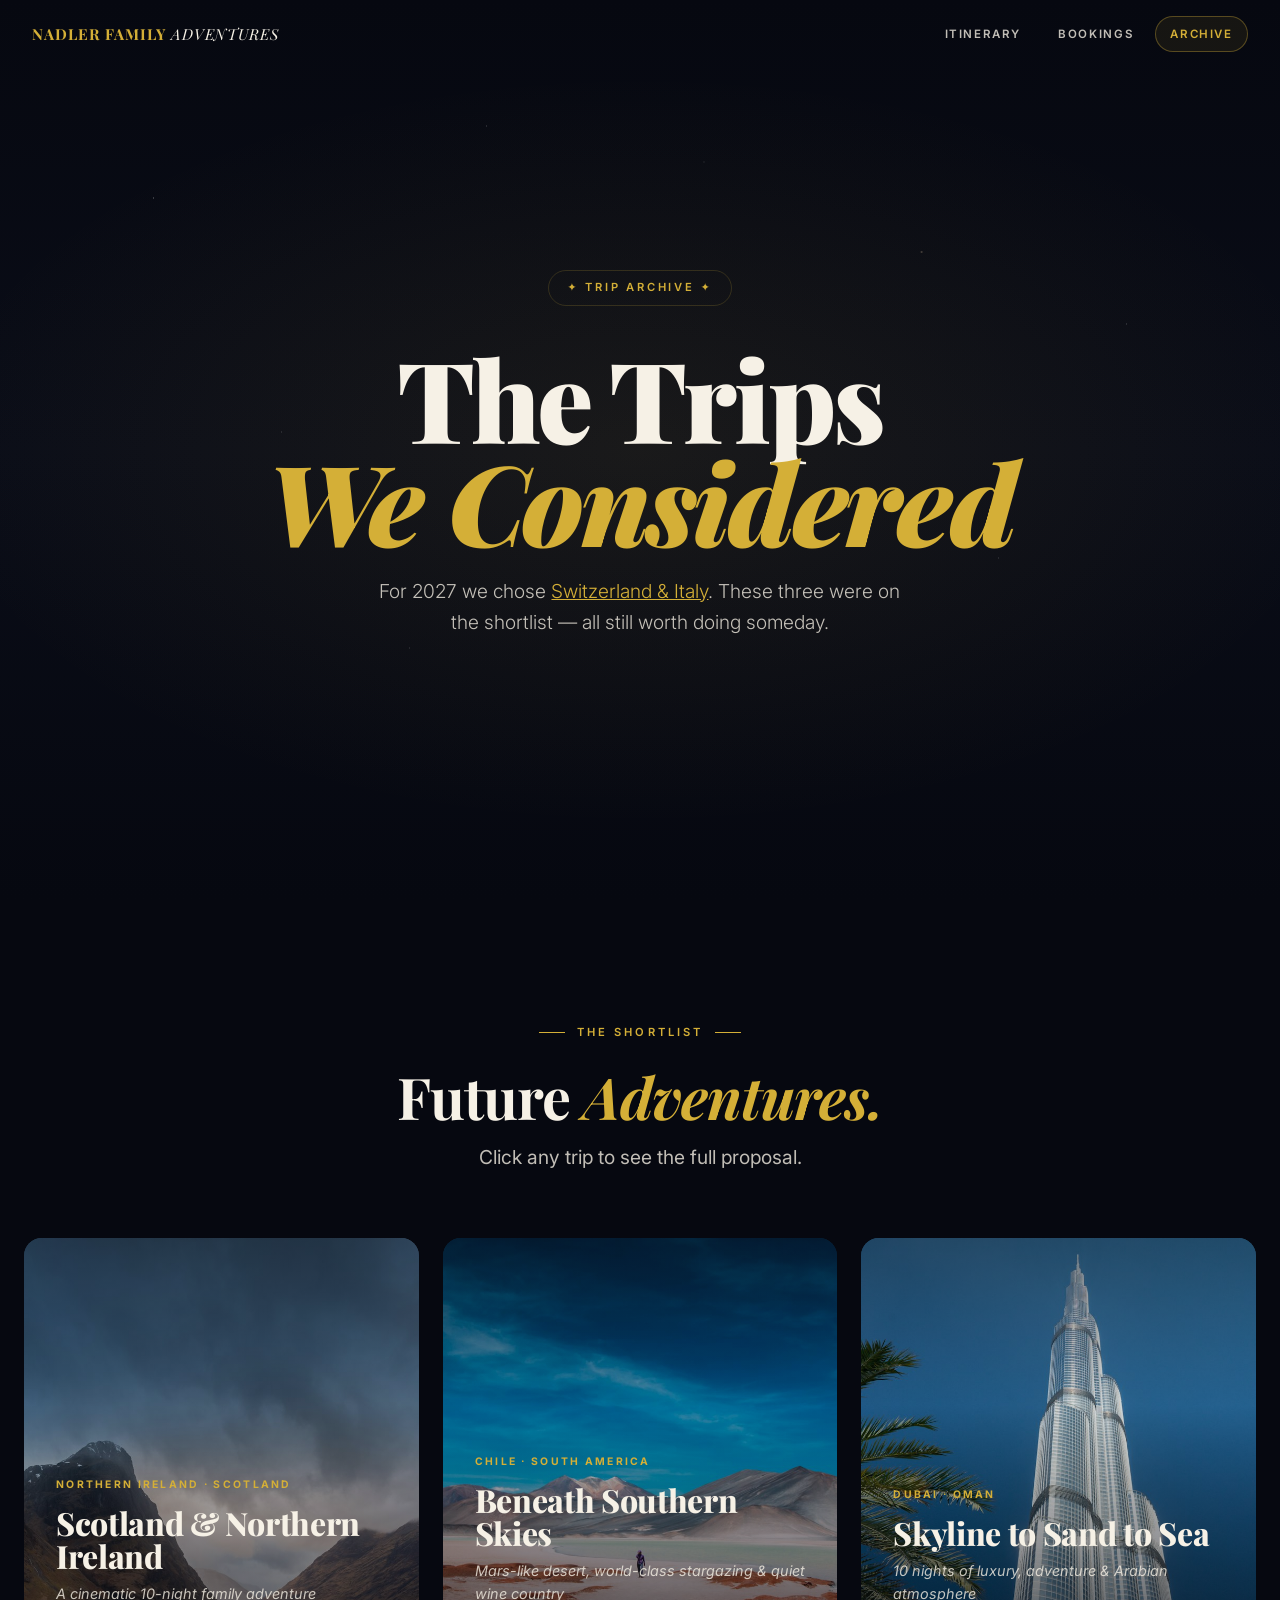
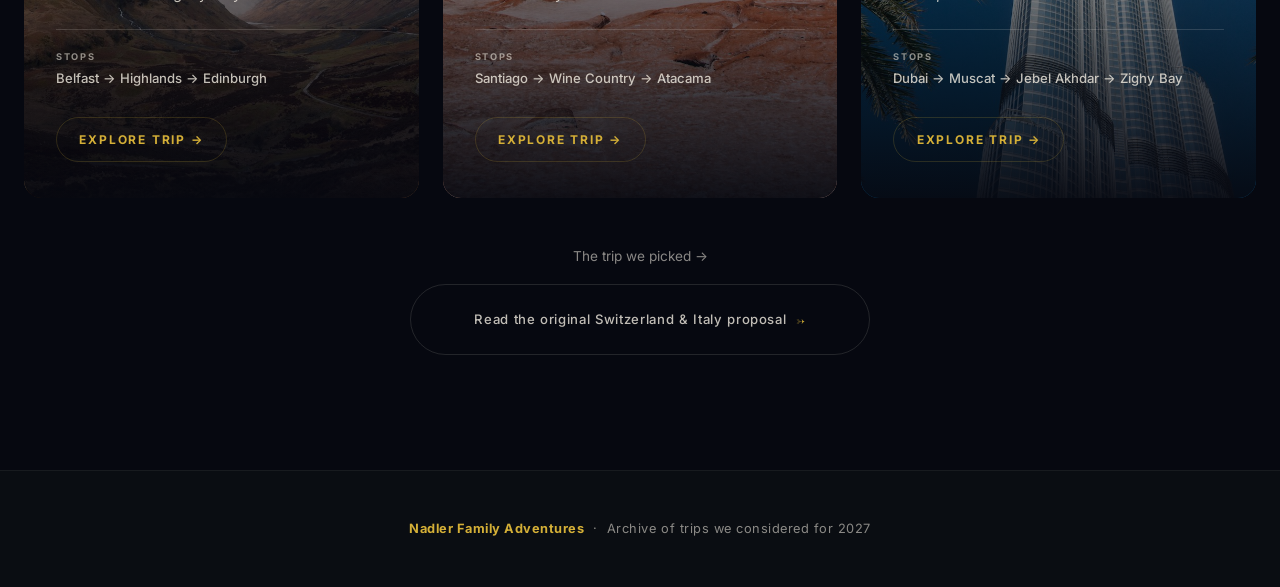
<file: archive.html>
<!DOCTYPE html>
<html lang="en">
<head>
  <meta charset="UTF-8">
  <meta name="viewport" content="width=device-width, initial-scale=1.0">
  <title>Trip Archive — Nadler Family Adventures</title>
  <link rel="preconnect" href="https://fonts.googleapis.com">
  <link rel="preconnect" href="https://fonts.gstatic.com" crossorigin>
  <link rel="stylesheet" href="css/styles.css">
</head>
<body>

  <nav class="site-nav" role="navigation">
    <span class="nav-brand">Nadler Family <em>Adventures</em></span>
    <div class="nav-tabs">
      <a href="index.html" class="nav-tab">Itinerary</a>
      <a href="bookings.html" class="nav-tab">Bookings</a>
      <a href="archive.html" class="nav-tab active">Archive</a>
    </div>
  </nav>

  <header class="hub-hero" role="banner">
    <div class="hub-hero-bg" aria-hidden="true"></div>
    <div class="hub-hero-content">
      <div class="hub-badge">✦ Trip Archive ✦</div>
      <h1 class="hub-title">The Trips<em>We Considered</em></h1>
      <p class="hub-subtitle">For 2027 we chose <a href="index.html" style="color:var(--gold);text-decoration:underline;">Switzerland &amp; Italy</a>. These three were on the shortlist — all still worth doing someday.</p>
    </div>
  </header>

  <section class="trips-section">
    <div class="trips-section-header reveal">
      <span class="eyebrow">The Shortlist</span>
      <h2 class="display-lg" style="margin:1.5rem 0 1rem;">Future <em class="gold-italic">Adventures.</em></h2>
      <p class="lead" style="max-width:520px;margin-inline:auto;">Click any trip to see the full proposal.</p>
    </div>

    <div class="trips-grid">

      <article class="trip-card reveal" onclick="window.location.href='trips/scotland.html'" role="button" tabindex="0" aria-label="View Scotland & Northern Ireland trip">
        <img class="trip-card-photo" data-fade src="images/photos/glencoe_1.jpg" alt="">
        <div class="trip-card-content">
          <p class="trip-card-region">Northern Ireland · Scotland</p>
          <h2 class="trip-card-title">Scotland &amp; Northern Ireland</h2>
          <p class="trip-card-tagline">A cinematic 10-night family adventure</p>
          <div class="trip-card-meta">
            <div class="trip-card-meta-item">
              <span class="trip-card-meta-label">Stops</span>
              <span class="trip-card-meta-value">Belfast → Highlands → Edinburgh</span>
            </div>
          </div>
          <span class="trip-card-cta">Explore Trip →</span>
        </div>
      </article>

      <article class="trip-card reveal reveal-d1" onclick="window.location.href='trips/chile.html'" role="button" tabindex="0" aria-label="View Chile trip">
        <img class="trip-card-photo" data-fade src="images/photos/atacama_1.jpg" alt="">
        <div class="trip-card-content">
          <p class="trip-card-region">Chile · South America</p>
          <h2 class="trip-card-title">Beneath Southern Skies</h2>
          <p class="trip-card-tagline">Mars-like desert, world-class stargazing &amp; quiet wine country</p>
          <div class="trip-card-meta">
            <div class="trip-card-meta-item">
              <span class="trip-card-meta-label">Stops</span>
              <span class="trip-card-meta-value">Santiago → Wine Country → Atacama</span>
            </div>
          </div>
          <span class="trip-card-cta">Explore Trip →</span>
        </div>
      </article>

      <article class="trip-card reveal reveal-d2" onclick="window.location.href='trips/dubai-oman.html'" role="button" tabindex="0" aria-label="View Dubai & Oman trip">
        <img class="trip-card-photo" data-fade src="images/photos/burj_1.jpg" alt="">
        <div class="trip-card-content">
          <p class="trip-card-region">Dubai · Oman</p>
          <h2 class="trip-card-title">Skyline to Sand to Sea</h2>
          <p class="trip-card-tagline">10 nights of luxury, adventure &amp; Arabian atmosphere</p>
          <div class="trip-card-meta">
            <div class="trip-card-meta-item">
              <span class="trip-card-meta-label">Stops</span>
              <span class="trip-card-meta-value">Dubai → Muscat → Jebel Akhdar → Zighy Bay</span>
            </div>
          </div>
          <span class="trip-card-cta">Explore Trip →</span>
        </div>
      </article>

    </div>

    <div style="text-align:center;margin-top:3rem;">
      <p class="reveal" style="color:var(--cream-muted);font-size:0.85rem;">The trip we picked →</p>
      <a href="trips/alps-italy.html" class="archive-link reveal reveal-d1" style="margin-top:1rem;">
        Read the original Switzerland &amp; Italy proposal <em>→</em>
      </a>
    </div>
  </section>

  <footer class="footer">
    <strong>Nadler Family Adventures</strong> &nbsp;·&nbsp; Archive of trips we considered for 2027
  </footer>

  <script src="js/main.js"></script>
</body>
</html>
</file>
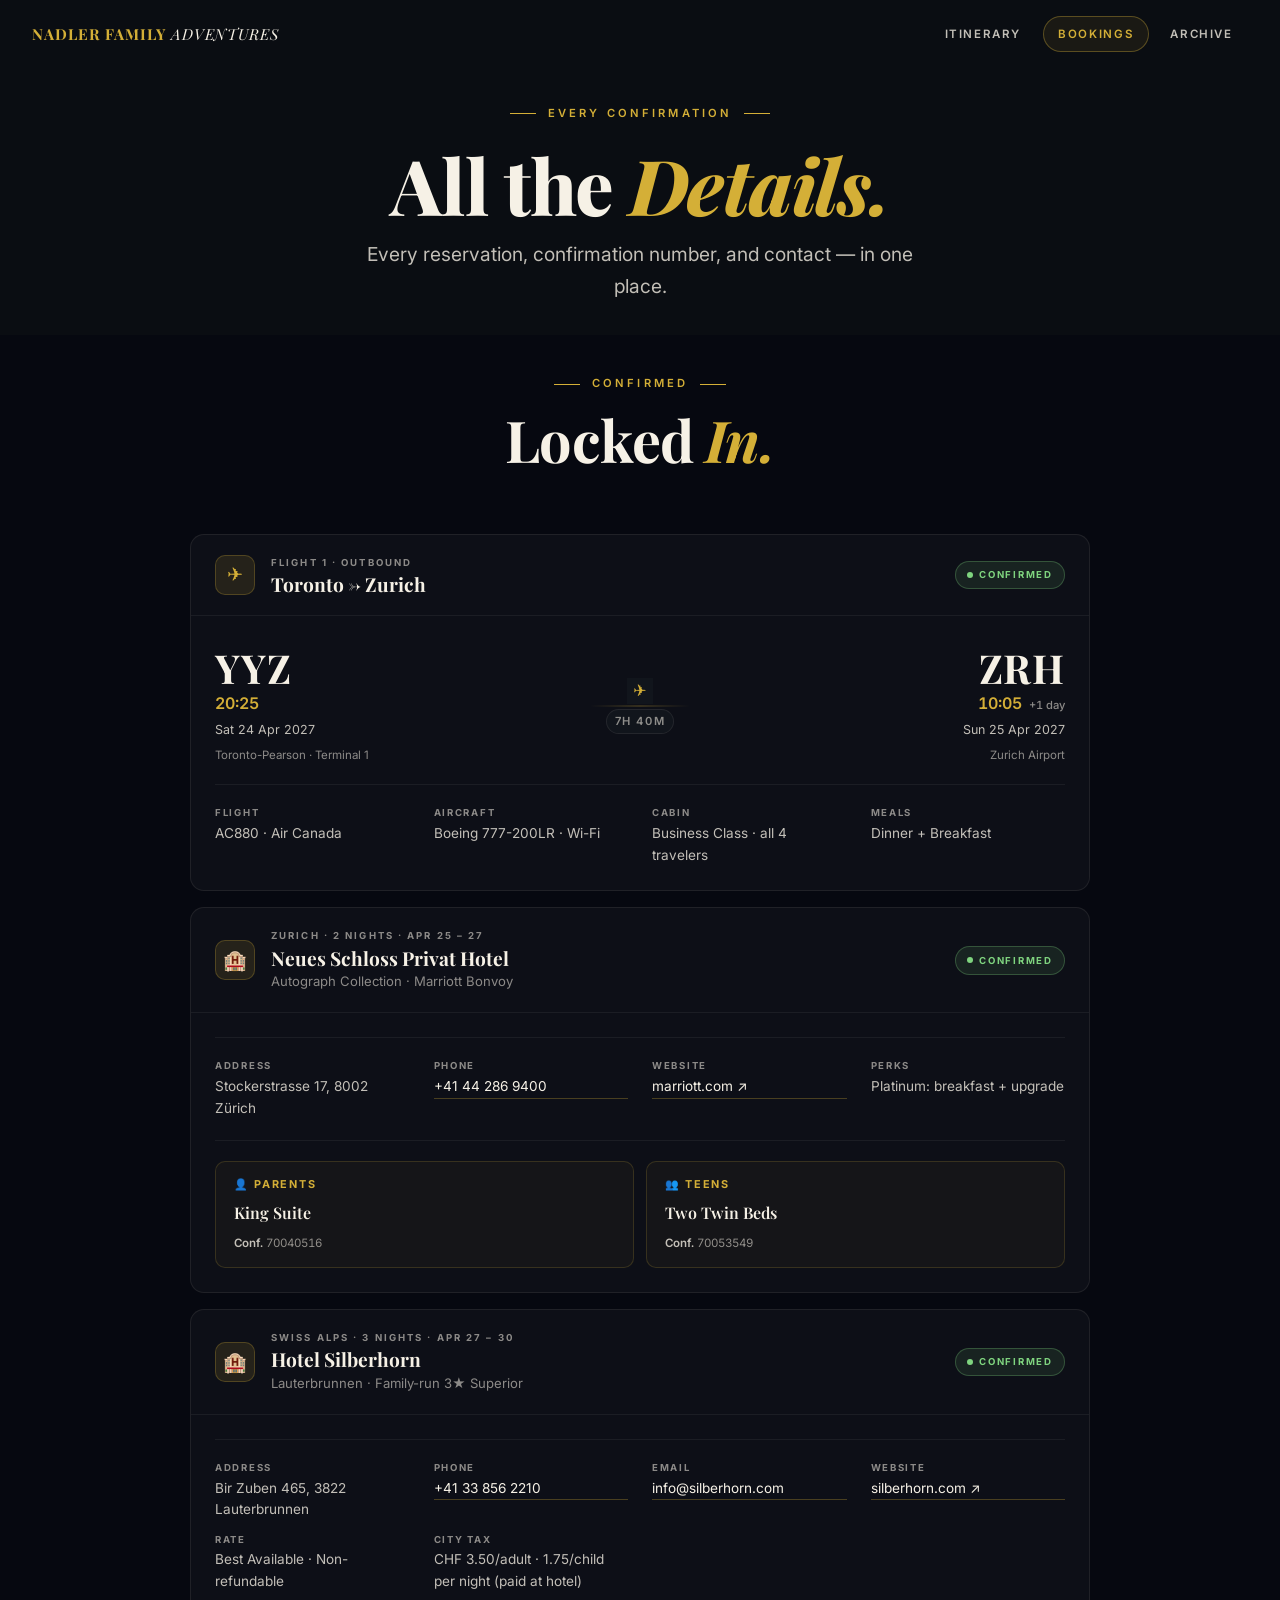
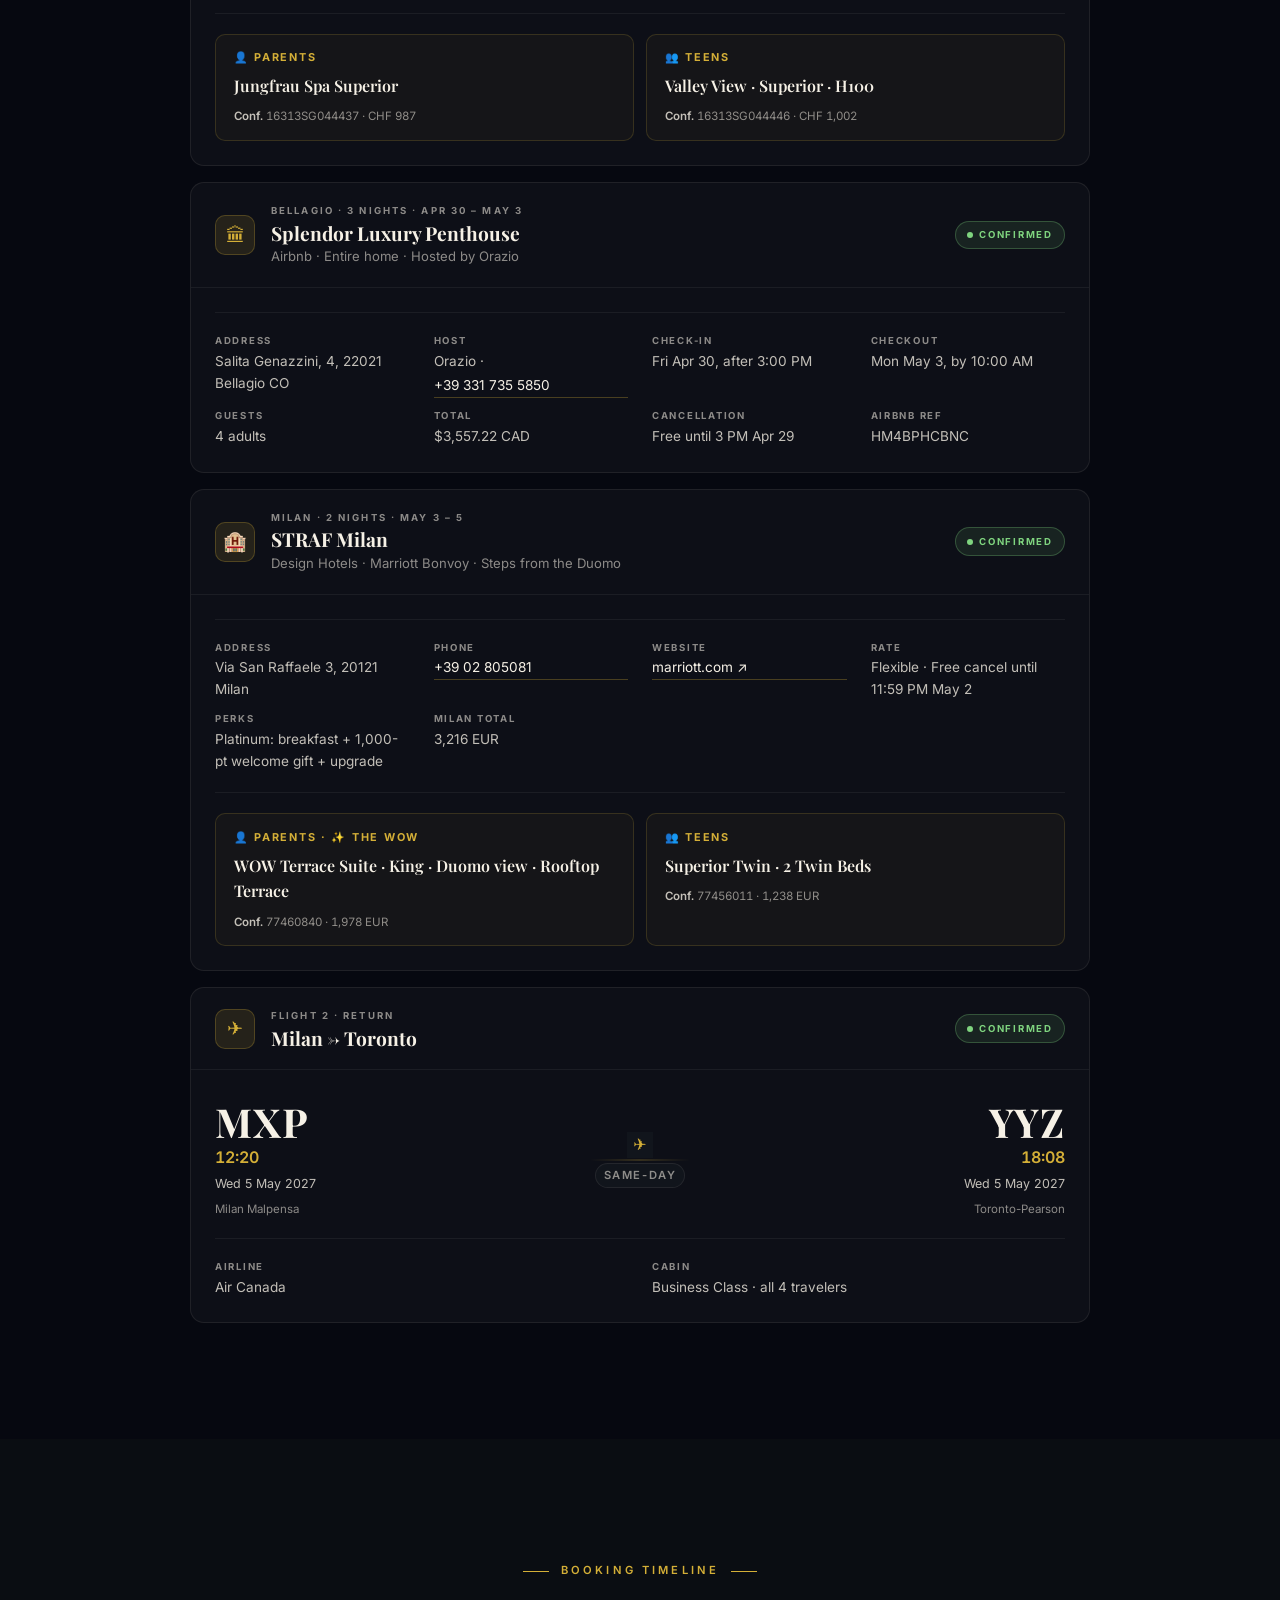
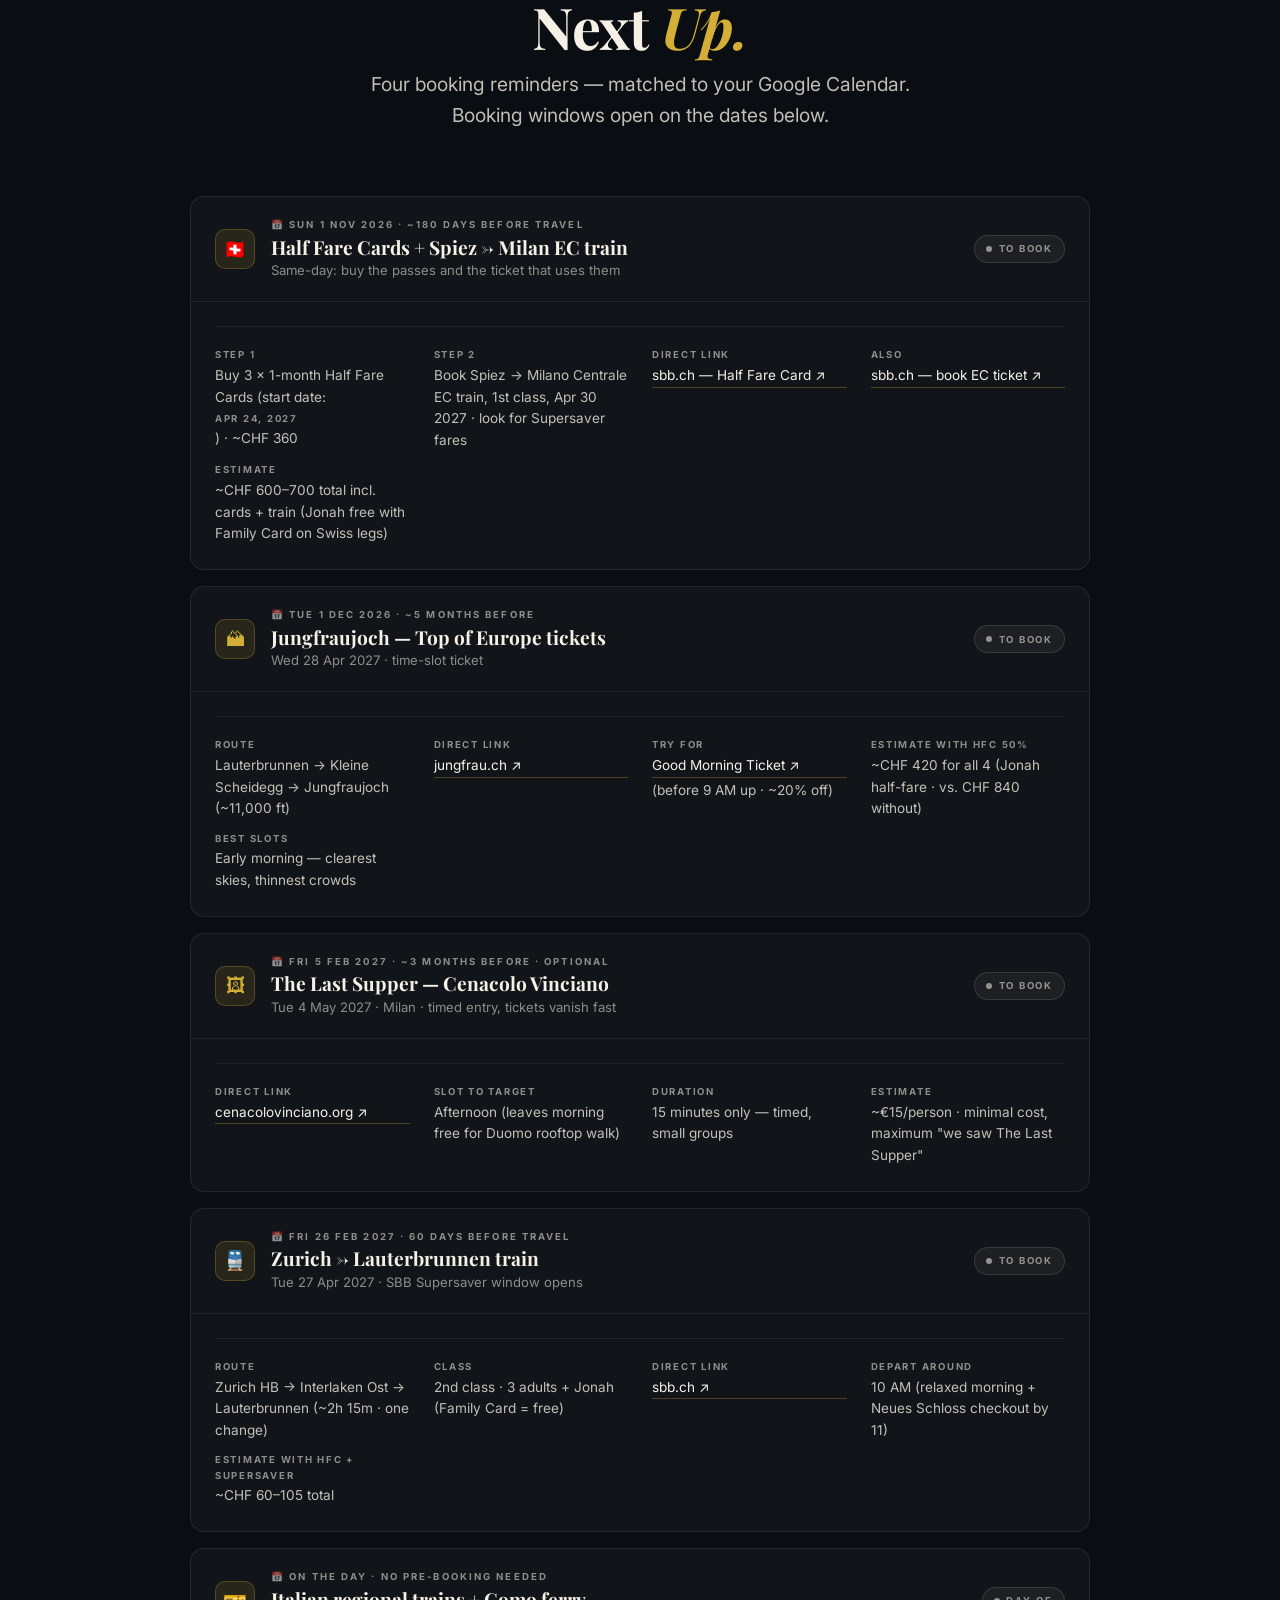
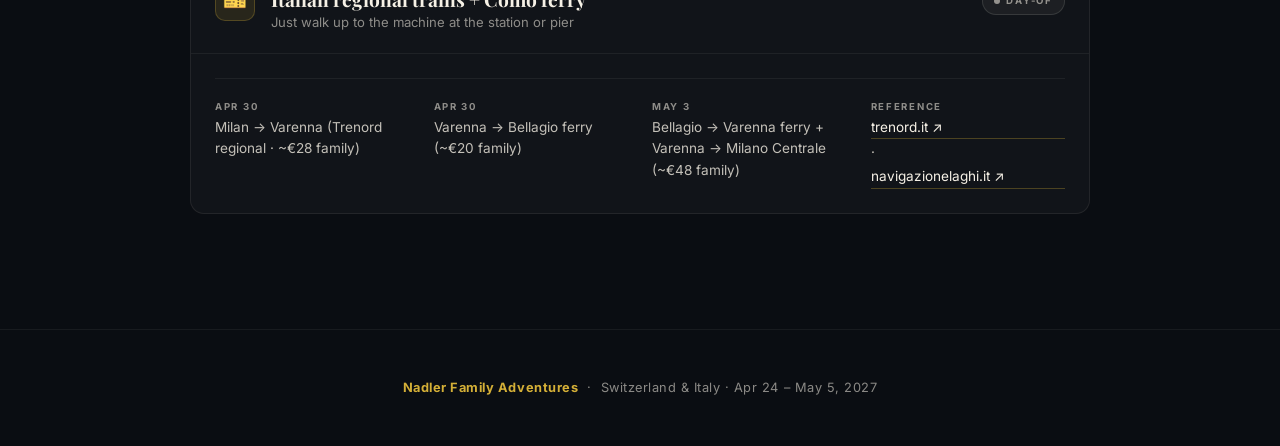
<file: bookings.html>
<!DOCTYPE html>
<html lang="en">
<head>
  <meta charset="UTF-8">
  <meta name="viewport" content="width=device-width, initial-scale=1.0">
  <title>Bookings — Nadler Family Adventures 2027</title>
  <link rel="preconnect" href="https://fonts.googleapis.com">
  <link rel="preconnect" href="https://fonts.gstatic.com" crossorigin>
  <link rel="stylesheet" href="css/styles.css">
</head>
<body>

  <nav class="site-nav" role="navigation">
    <span class="nav-brand">Nadler Family <em>Adventures</em></span>
    <div class="nav-tabs">
      <a href="index.html" class="nav-tab">Itinerary</a>
      <a href="bookings.html" class="nav-tab active">Bookings</a>
      <a href="archive.html" class="nav-tab">Archive</a>
    </div>
  </nav>

  <!-- SIMPLE HEADER -->
  <header style="padding: 6rem 2rem 2rem; text-align:center;">
    <p class="eyebrow" style="justify-content:center;">Every Confirmation</p>
    <h1 class="display-xl" style="margin: 1.5rem 0 1rem;">All the <em class="gold-italic">Details.</em></h1>
    <p class="lead" style="max-width:560px;margin-inline:auto;">Every reservation, confirmation number, and contact — in one place.</p>
  </header>

  <!-- CONFIRMED BOOKINGS -->
  <section class="section section-alt" id="bookings" style="padding-top:2rem;">
    <div class="container">
      <div class="section-header reveal">
        <span class="eyebrow">Confirmed</span>
        <h2 class="display-lg">Locked <em class="gold-italic">In.</em></h2>
      </div>

      <div class="bookings">

        <!-- FLIGHT 1: OUTBOUND -->
        <article class="booking reveal">
          <div class="booking-header">
            <div class="booking-icon" aria-hidden="true">✈</div>
            <div class="booking-heading">
              <p class="booking-eyebrow">Flight 1 · Outbound</p>
              <h3 class="booking-title">Toronto → Zurich</h3>
            </div>
            <span class="status-badge confirmed">Confirmed</span>
          </div>
          <div class="booking-body">
            <div class="flight-route">
              <div class="flight-city">
                <span class="airport">YYZ</span>
                <span class="time">20:25</span>
                <span class="date">Sat 24 Apr 2027</span>
                <span class="terminal">Toronto-Pearson · Terminal 1</span>
              </div>
              <div class="flight-line">
                <span class="plane" aria-hidden="true">✈</span>
                <span class="duration">7h 40m</span>
              </div>
              <div class="flight-city right">
                <span class="airport">ZRH</span>
                <span class="time">10:05 <span class="tz-shift">+1 day</span></span>
                <span class="date">Sun 25 Apr 2027</span>
                <span class="terminal">Zurich Airport</span>
              </div>
            </div>
            <ul class="booking-details">
              <li><strong>Flight</strong>AC880 · Air Canada</li>
              <li><strong>Aircraft</strong>Boeing 777-200LR · Wi-Fi</li>
              <li><strong>Cabin</strong>Business Class · all 4 travelers</li>
              <li><strong>Meals</strong>Dinner + Breakfast</li>
            </ul>
          </div>
        </article>

        <!-- ZURICH HOTEL -->
        <article class="booking reveal reveal-d1">
          <div class="booking-header">
            <div class="booking-icon" aria-hidden="true">🏨</div>
            <div class="booking-heading">
              <p class="booking-eyebrow">Zurich · 2 nights · Apr 25 – 27</p>
              <h3 class="booking-title">Neues Schloss Privat Hotel</h3>
              <p class="booking-subtitle">Autograph Collection · Marriott Bonvoy</p>
            </div>
            <span class="status-badge confirmed">Confirmed</span>
          </div>
          <div class="booking-body">
            <ul class="booking-details">
              <li><strong>Address</strong>Stockerstrasse 17, 8002 Zürich</li>
              <li><strong>Phone</strong><a href="tel:+41442869400">+41 44 286 9400</a></li>
              <li><strong>Website</strong><a href="https://www.marriott.com/en-us/hotels/zrhak-neues-schloss-privat-hotel-zurich-autograph-collection/overview/" target="_blank" rel="noopener noreferrer">marriott.com ↗</a></li>
              <li><strong>Perks</strong>Platinum: breakfast + upgrade</li>
            </ul>
            <div class="rooms">
              <div class="room">
                <span class="room-name">👤 Parents</span>
                <p class="room-type">King Suite</p>
                <p class="room-conf"><strong>Conf.</strong> 70040516</p>
              </div>
              <div class="room">
                <span class="room-name">👥 Teens</span>
                <p class="room-type">Two Twin Beds</p>
                <p class="room-conf"><strong>Conf.</strong> 70053549</p>
              </div>
            </div>
          </div>
        </article>

        <!-- LAUTERBRUNNEN HOTEL -->
        <article class="booking reveal reveal-d2">
          <div class="booking-header">
            <div class="booking-icon" aria-hidden="true">🏨</div>
            <div class="booking-heading">
              <p class="booking-eyebrow">Swiss Alps · 3 nights · Apr 27 – 30</p>
              <h3 class="booking-title">Hotel Silberhorn</h3>
              <p class="booking-subtitle">Lauterbrunnen · Family-run 3★ Superior</p>
            </div>
            <span class="status-badge confirmed">Confirmed</span>
          </div>
          <div class="booking-body">
            <ul class="booking-details">
              <li><strong>Address</strong>Bir Zuben 465, 3822 Lauterbrunnen</li>
              <li><strong>Phone</strong><a href="tel:+41338562210">+41 33 856 2210</a></li>
              <li><strong>Email</strong><a href="mailto:info@silberhorn.com">info@silberhorn.com</a></li>
              <li><strong>Website</strong><a href="https://www.silberhorn.com/en/" target="_blank" rel="noopener noreferrer">silberhorn.com ↗</a></li>
              <li><strong>Rate</strong>Best Available · Non-refundable</li>
              <li><strong>City Tax</strong>CHF 3.50/adult · 1.75/child per night (paid at hotel)</li>
            </ul>
            <div class="rooms">
              <div class="room">
                <span class="room-name">👤 Parents</span>
                <p class="room-type">Jungfrau Spa Superior</p>
                <p class="room-conf"><strong>Conf.</strong> 16313SG044437 · CHF 987</p>
              </div>
              <div class="room">
                <span class="room-name">👥 Teens</span>
                <p class="room-type">Valley View · Superior · H100</p>
                <p class="room-conf"><strong>Conf.</strong> 16313SG044446 · CHF 1,002</p>
              </div>
            </div>
          </div>
        </article>

        <!-- BELLAGIO PENTHOUSE -->
        <article class="booking reveal reveal-d3">
          <div class="booking-header">
            <div class="booking-icon" aria-hidden="true">🏛</div>
            <div class="booking-heading">
              <p class="booking-eyebrow">Bellagio · 3 nights · Apr 30 – May 3</p>
              <h3 class="booking-title">Splendor Luxury Penthouse</h3>
              <p class="booking-subtitle">Airbnb · Entire home · Hosted by Orazio</p>
            </div>
            <span class="status-badge confirmed">Confirmed</span>
          </div>
          <div class="booking-body">
            <ul class="booking-details">
              <li><strong>Address</strong>Salita Genazzini, 4, 22021 Bellagio CO</li>
              <li><strong>Host</strong>Orazio · <a href="tel:+393317355850">+39 331 735 5850</a></li>
              <li><strong>Check-in</strong>Fri Apr 30, after 3:00 PM</li>
              <li><strong>Checkout</strong>Mon May 3, by 10:00 AM</li>
              <li><strong>Guests</strong>4 adults</li>
              <li><strong>Total</strong>$3,557.22 CAD</li>
              <li><strong>Cancellation</strong>Free until 3 PM Apr 29</li>
              <li><strong>Airbnb Ref</strong>HM4BPHCBNC</li>
            </ul>
          </div>
        </article>

        <!-- MILAN HOTEL -->
        <article class="booking reveal reveal-d4">
          <div class="booking-header">
            <div class="booking-icon" aria-hidden="true">🏨</div>
            <div class="booking-heading">
              <p class="booking-eyebrow">Milan · 2 nights · May 3 – 5</p>
              <h3 class="booking-title">STRAF Milan</h3>
              <p class="booking-subtitle">Design Hotels · Marriott Bonvoy · Steps from the Duomo</p>
            </div>
            <span class="status-badge confirmed">Confirmed</span>
          </div>
          <div class="booking-body">
            <ul class="booking-details">
              <li><strong>Address</strong>Via San Raffaele 3, 20121 Milan</li>
              <li><strong>Phone</strong><a href="tel:+390280508">+39 02 805081</a></li>
              <li><strong>Website</strong><a href="https://www.marriott.com/en-us/hotels/mxpsr-straf-milan/overview/" target="_blank" rel="noopener noreferrer">marriott.com ↗</a></li>
              <li><strong>Rate</strong>Flexible · Free cancel until 11:59 PM May 2</li>
              <li><strong>Perks</strong>Platinum: breakfast + 1,000-pt welcome gift + upgrade</li>
              <li><strong>Milan total</strong>3,216 EUR</li>
            </ul>
            <div class="rooms">
              <div class="room">
                <span class="room-name">👤 Parents · ✨ The WOW</span>
                <p class="room-type">WOW Terrace Suite · King · Duomo view · Rooftop Terrace</p>
                <p class="room-conf"><strong>Conf.</strong> 77460840 · 1,978 EUR</p>
              </div>
              <div class="room">
                <span class="room-name">👥 Teens</span>
                <p class="room-type">Superior Twin · 2 Twin Beds</p>
                <p class="room-conf"><strong>Conf.</strong> 77456011 · 1,238 EUR</p>
              </div>
            </div>
          </div>
        </article>

        <!-- FLIGHT 2: RETURN -->
        <article class="booking reveal reveal-d5">
          <div class="booking-header">
            <div class="booking-icon" aria-hidden="true">✈</div>
            <div class="booking-heading">
              <p class="booking-eyebrow">Flight 2 · Return</p>
              <h3 class="booking-title">Milan → Toronto</h3>
            </div>
            <span class="status-badge confirmed">Confirmed</span>
          </div>
          <div class="booking-body">
            <div class="flight-route">
              <div class="flight-city">
                <span class="airport">MXP</span>
                <span class="time">12:20</span>
                <span class="date">Wed 5 May 2027</span>
                <span class="terminal">Milan Malpensa</span>
              </div>
              <div class="flight-line">
                <span class="plane" aria-hidden="true">✈</span>
                <span class="duration">Same-day</span>
              </div>
              <div class="flight-city right">
                <span class="airport">YYZ</span>
                <span class="time">18:08</span>
                <span class="date">Wed 5 May 2027</span>
                <span class="terminal">Toronto-Pearson</span>
              </div>
            </div>
            <ul class="booking-details">
              <li><strong>Airline</strong>Air Canada</li>
              <li><strong>Cabin</strong>Business Class · all 4 travelers</li>
            </ul>
          </div>
        </article>

      </div>
    </div>
  </section>

  <!-- STILL TO BOOK -->
  <section class="section" id="to-book">
    <div class="container">
      <div class="section-header reveal">
        <span class="eyebrow">Booking Timeline</span>
        <h2 class="display-lg">Next <em class="gold-italic">Up.</em></h2>
        <p class="lead">Four booking reminders — matched to your Google Calendar. Booking windows open on the dates below.</p>
      </div>

      <div class="bookings">

        <article class="booking reveal">
          <div class="booking-header">
            <div class="booking-icon" aria-hidden="true">🇨🇭</div>
            <div class="booking-heading">
              <p class="booking-eyebrow">📅 Sun 1 Nov 2026 · ~180 days before travel</p>
              <h3 class="booking-title">Half Fare Cards + Spiez → Milan EC train</h3>
              <p class="booking-subtitle">Same-day: buy the passes and the ticket that uses them</p>
            </div>
            <span class="status-badge todo">To book</span>
          </div>
          <div class="booking-body">
            <ul class="booking-details">
              <li><strong>Step 1</strong>Buy 3 × 1-month Half Fare Cards (start date: <strong>Apr 24, 2027</strong>) · ~CHF 360</li>
              <li><strong>Step 2</strong>Book Spiez → Milano Centrale EC train, 1st class, Apr 30 2027 · look for Supersaver fares</li>
              <li><strong>Direct link</strong><a href="https://www.sbb.ch/en/travel-information/travelcards/half-fare-travelcard.html" target="_blank" rel="noopener noreferrer">sbb.ch — Half Fare Card ↗</a></li>
              <li><strong>Also</strong><a href="https://www.sbb.ch/en" target="_blank" rel="noopener noreferrer">sbb.ch — book EC ticket ↗</a></li>
              <li><strong>Estimate</strong>~CHF 600–700 total incl. cards + train (Jonah free with Family Card on Swiss legs)</li>
            </ul>
          </div>
        </article>

        <article class="booking reveal reveal-d1">
          <div class="booking-header">
            <div class="booking-icon" aria-hidden="true">🏔</div>
            <div class="booking-heading">
              <p class="booking-eyebrow">📅 Tue 1 Dec 2026 · ~5 months before</p>
              <h3 class="booking-title">Jungfraujoch — Top of Europe tickets</h3>
              <p class="booking-subtitle">Wed 28 Apr 2027 · time-slot ticket</p>
            </div>
            <span class="status-badge todo">To book</span>
          </div>
          <div class="booking-body">
            <ul class="booking-details">
              <li><strong>Route</strong>Lauterbrunnen → Kleine Scheidegg → Jungfraujoch (~11,000 ft)</li>
              <li><strong>Direct link</strong><a href="https://www.jungfrau.ch/en-gb/jungfraujoch-top-of-europe/" target="_blank" rel="noopener noreferrer">jungfrau.ch ↗</a></li>
              <li><strong>Try for</strong><a href="https://www.jungfrau.ch/en-gb/tickets/good-morning-ticket/" target="_blank" rel="noopener noreferrer">Good Morning Ticket ↗</a> (before 9 AM up · ~20% off)</li>
              <li><strong>Estimate with HFC 50%</strong>~CHF 420 for all 4 (Jonah half-fare · vs. CHF 840 without)</li>
              <li><strong>Best slots</strong>Early morning — clearest skies, thinnest crowds</li>
            </ul>
          </div>
        </article>

        <article class="booking reveal reveal-d2">
          <div class="booking-header">
            <div class="booking-icon" aria-hidden="true">🖼</div>
            <div class="booking-heading">
              <p class="booking-eyebrow">📅 Fri 5 Feb 2027 · ~3 months before · Optional</p>
              <h3 class="booking-title">The Last Supper — Cenacolo Vinciano</h3>
              <p class="booking-subtitle">Tue 4 May 2027 · Milan · timed entry, tickets vanish fast</p>
            </div>
            <span class="status-badge todo">To book</span>
          </div>
          <div class="booking-body">
            <ul class="booking-details">
              <li><strong>Direct link</strong><a href="https://cenacolovinciano.org/en/" target="_blank" rel="noopener noreferrer">cenacolovinciano.org ↗</a></li>
              <li><strong>Slot to target</strong>Afternoon (leaves morning free for Duomo rooftop walk)</li>
              <li><strong>Duration</strong>15 minutes only — timed, small groups</li>
              <li><strong>Estimate</strong>~€15/person · minimal cost, maximum "we saw The Last Supper"</li>
            </ul>
          </div>
        </article>

        <article class="booking reveal reveal-d3">
          <div class="booking-header">
            <div class="booking-icon" aria-hidden="true">🚆</div>
            <div class="booking-heading">
              <p class="booking-eyebrow">📅 Fri 26 Feb 2027 · 60 days before travel</p>
              <h3 class="booking-title">Zurich → Lauterbrunnen train</h3>
              <p class="booking-subtitle">Tue 27 Apr 2027 · SBB Supersaver window opens</p>
            </div>
            <span class="status-badge todo">To book</span>
          </div>
          <div class="booking-body">
            <ul class="booking-details">
              <li><strong>Route</strong>Zurich HB → Interlaken Ost → Lauterbrunnen (~2h 15m · one change)</li>
              <li><strong>Class</strong>2nd class · 3 adults + Jonah (Family Card = free)</li>
              <li><strong>Direct link</strong><a href="https://www.sbb.ch/en" target="_blank" rel="noopener noreferrer">sbb.ch ↗</a></li>
              <li><strong>Depart around</strong>10 AM (relaxed morning + Neues Schloss checkout by 11)</li>
              <li><strong>Estimate with HFC + Supersaver</strong>~CHF 60–105 total</li>
            </ul>
          </div>
        </article>

        <article class="booking reveal reveal-d4">
          <div class="booking-header">
            <div class="booking-icon" aria-hidden="true">🎫</div>
            <div class="booking-heading">
              <p class="booking-eyebrow">📅 On the day · No pre-booking needed</p>
              <h3 class="booking-title">Italian regional trains + Como ferry</h3>
              <p class="booking-subtitle">Just walk up to the machine at the station or pier</p>
            </div>
            <span class="status-badge todo">Day-of</span>
          </div>
          <div class="booking-body">
            <ul class="booking-details">
              <li><strong>Apr 30</strong>Milan → Varenna (Trenord regional · ~€28 family)</li>
              <li><strong>Apr 30</strong>Varenna → Bellagio ferry (~€20 family)</li>
              <li><strong>May 3</strong>Bellagio → Varenna ferry + Varenna → Milano Centrale (~€48 family)</li>
              <li><strong>Reference</strong><a href="https://www.trenord.it/en/" target="_blank" rel="noopener noreferrer">trenord.it ↗</a> · <a href="https://www.navigazionelaghi.it/en/" target="_blank" rel="noopener noreferrer">navigazionelaghi.it ↗</a></li>
            </ul>
          </div>
        </article>

      </div>
    </div>
  </section>

  <footer class="footer">
    <strong>Nadler Family Adventures</strong> &nbsp;·&nbsp; Switzerland &amp; Italy · Apr 24 – May 5, 2027
  </footer>

  <script src="js/main.js"></script>
</body>
</html>
</file>
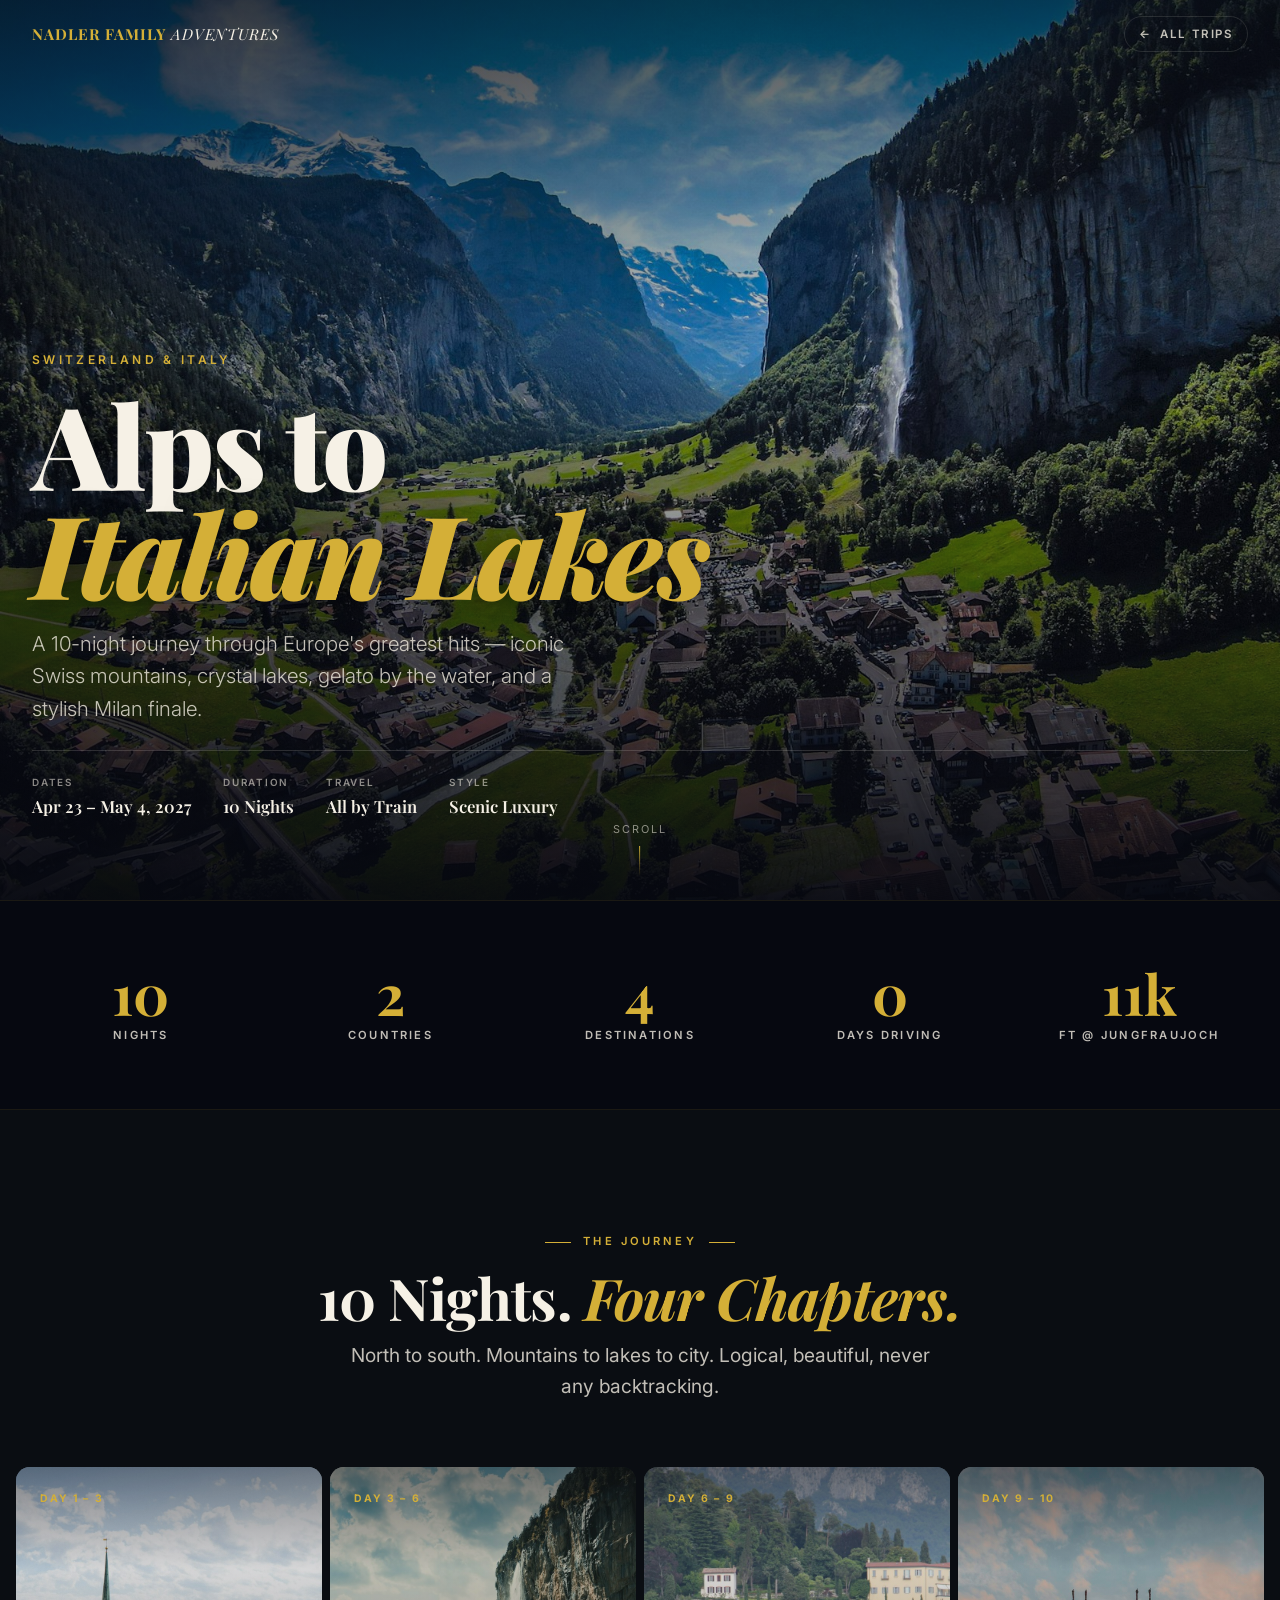
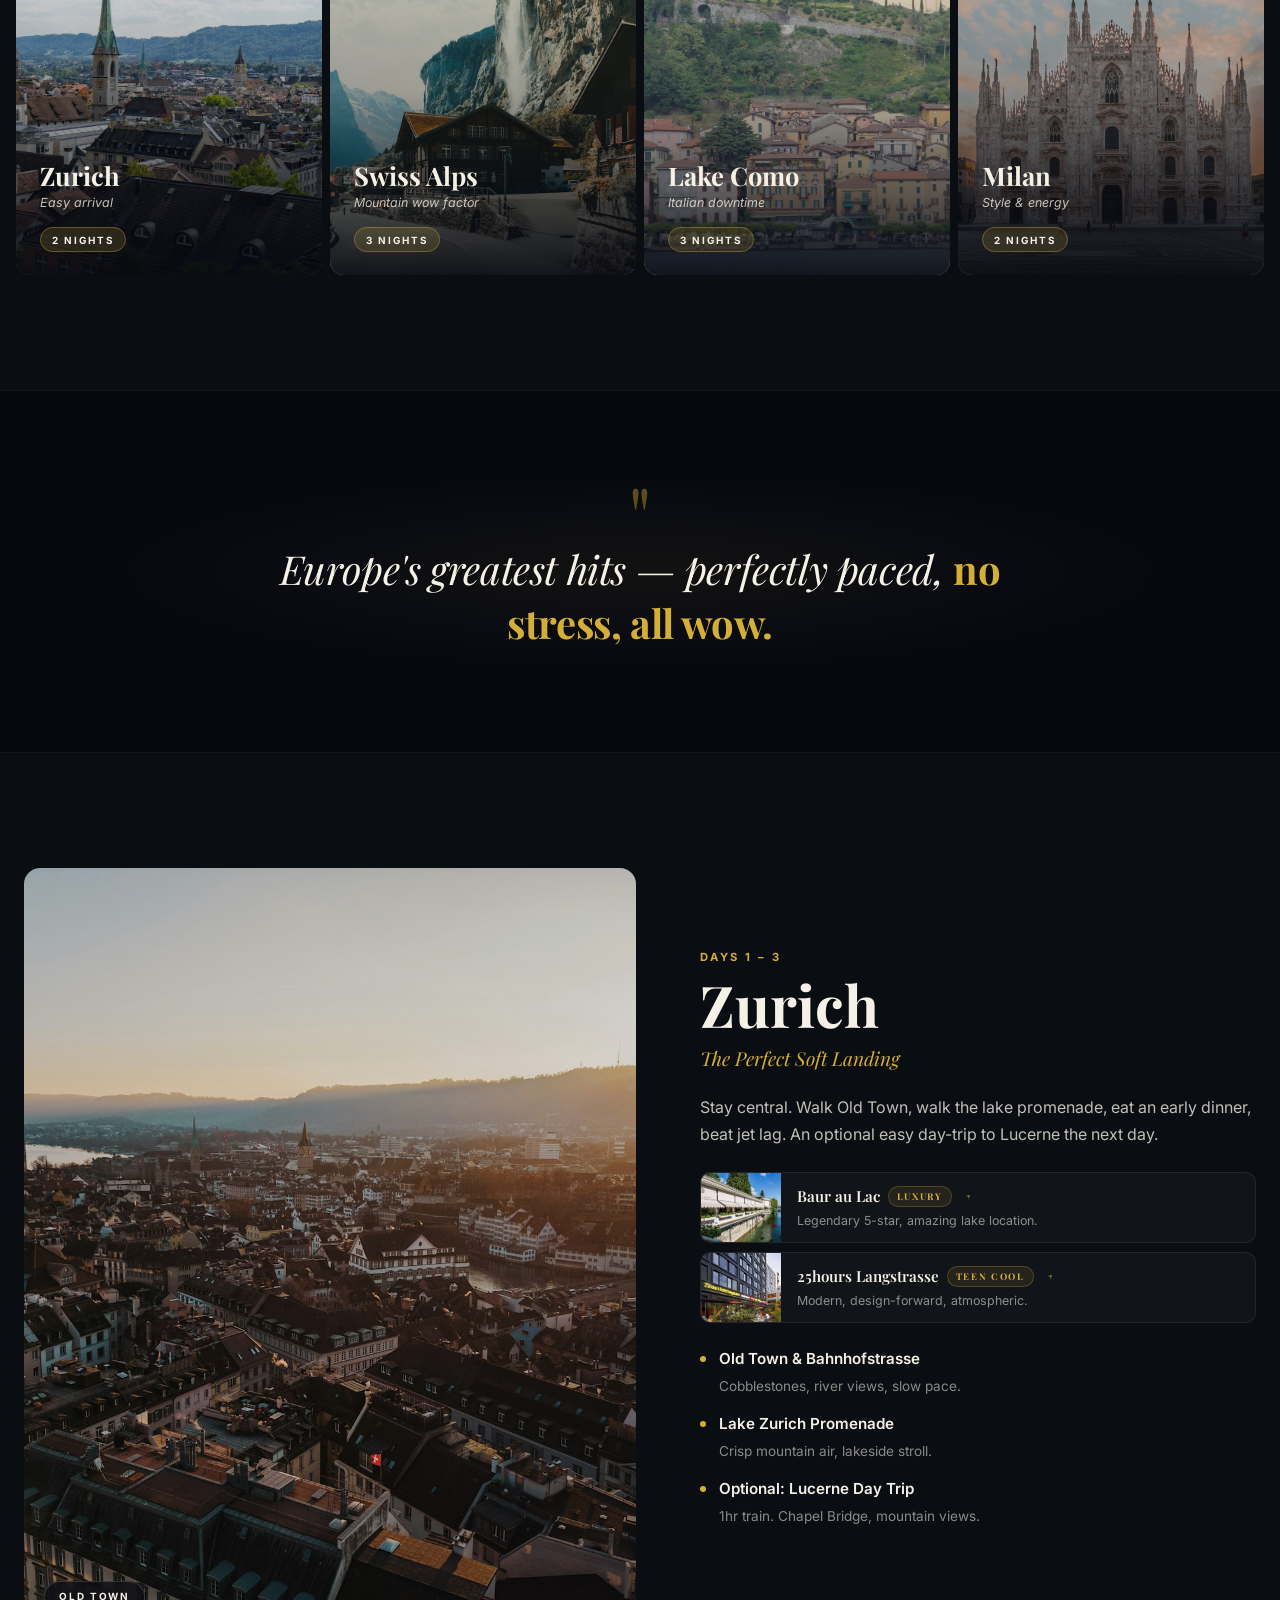
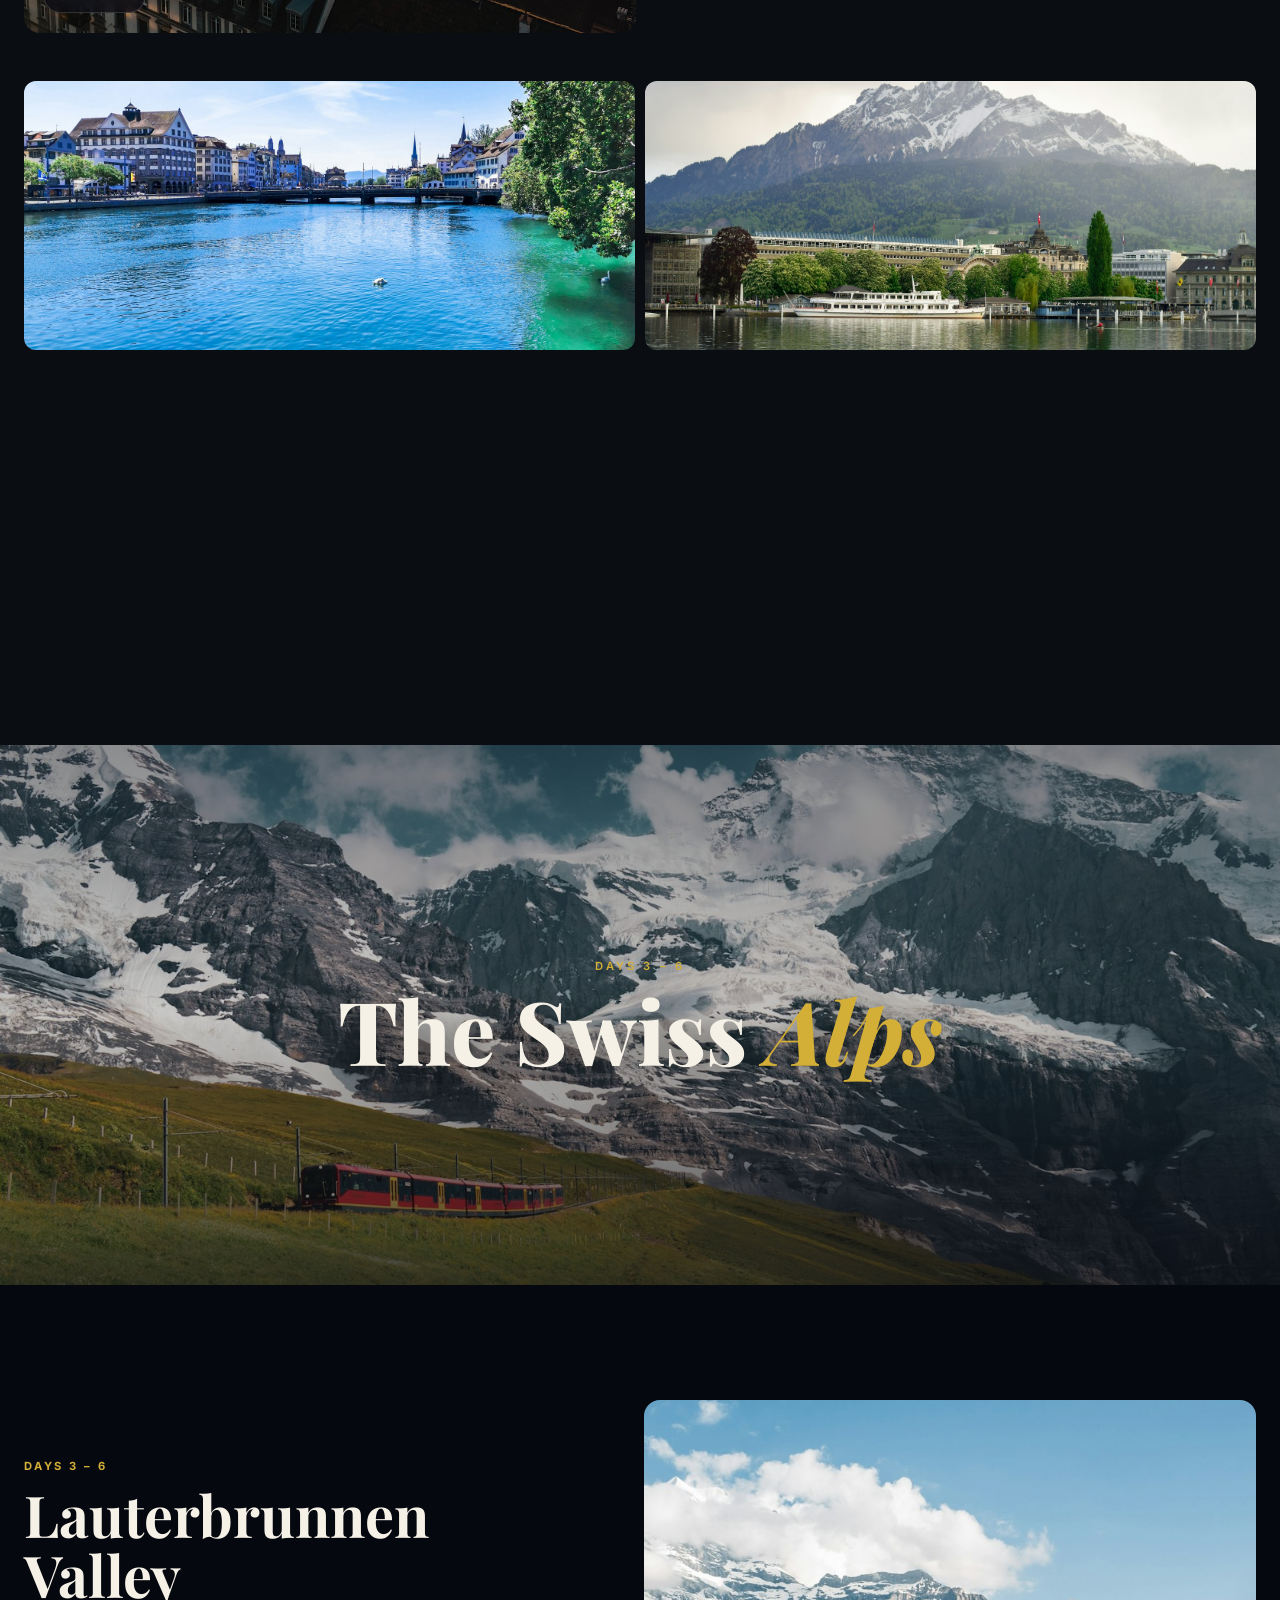
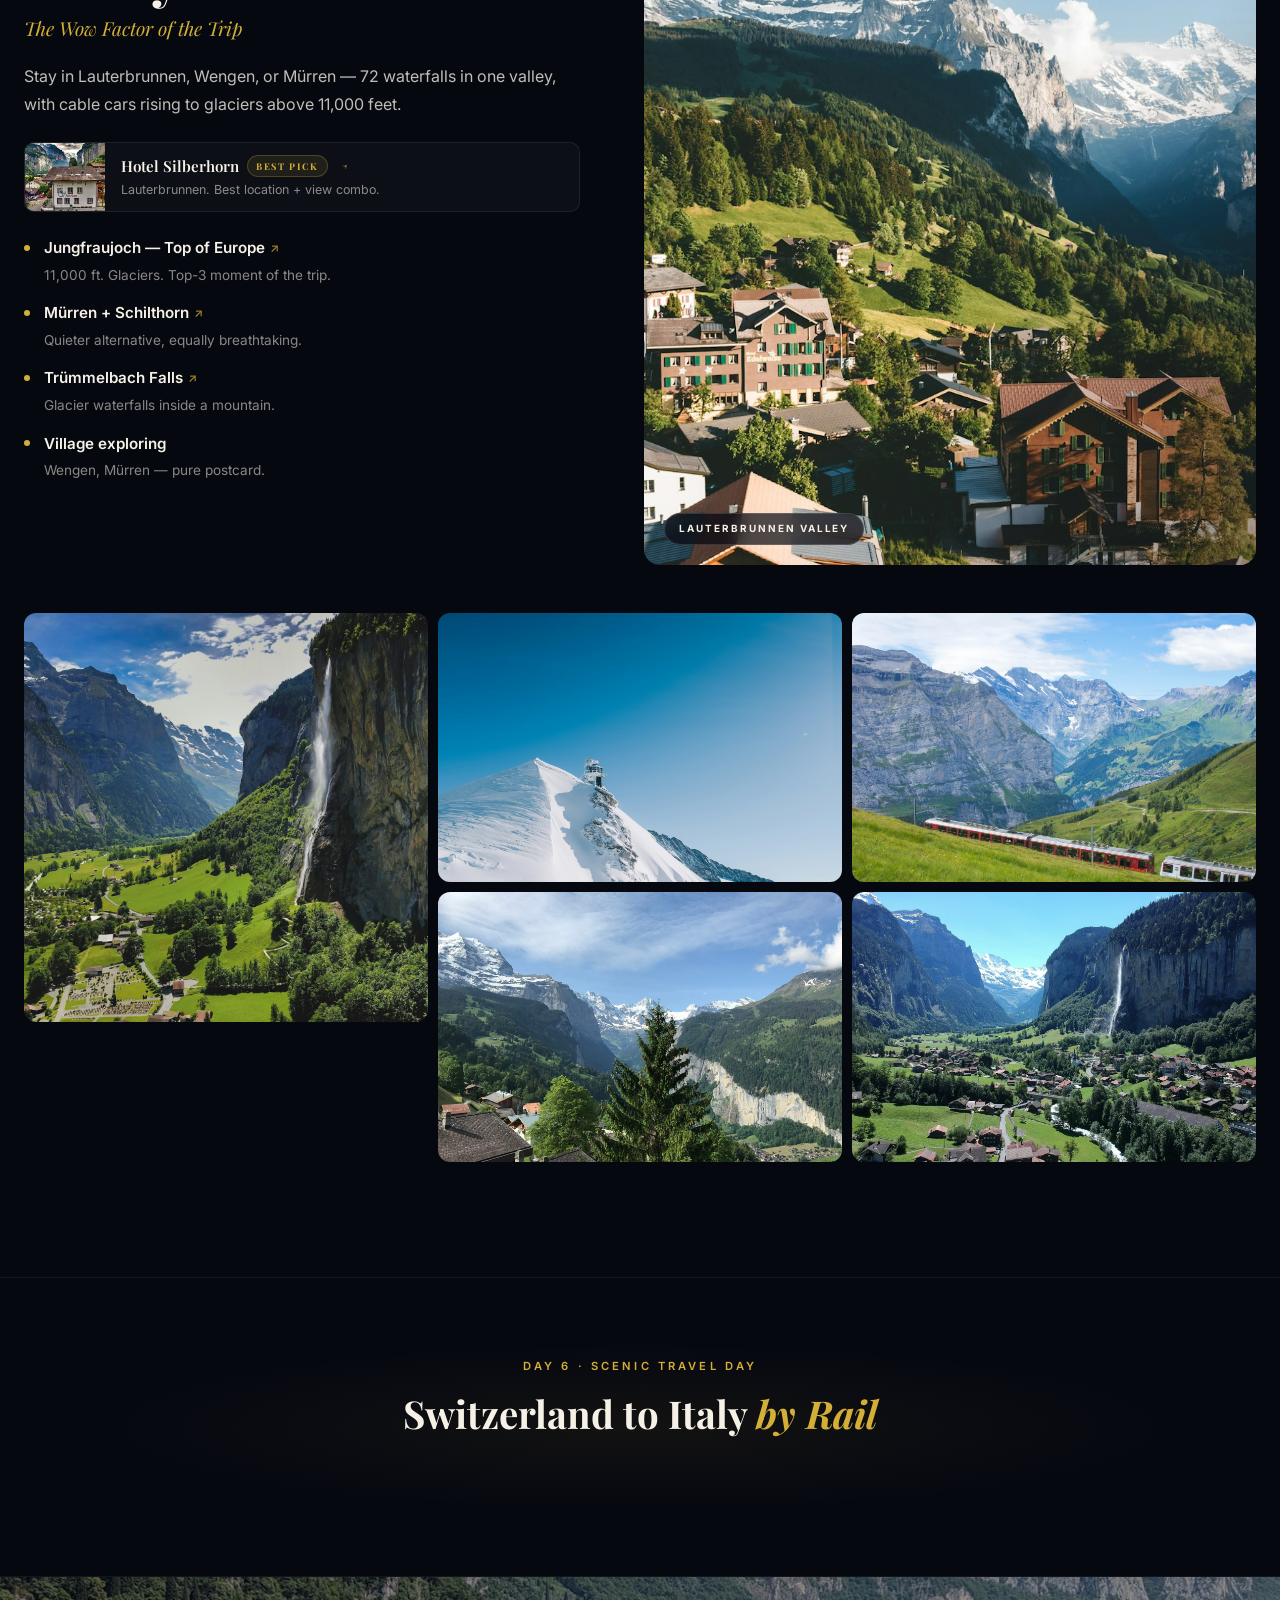
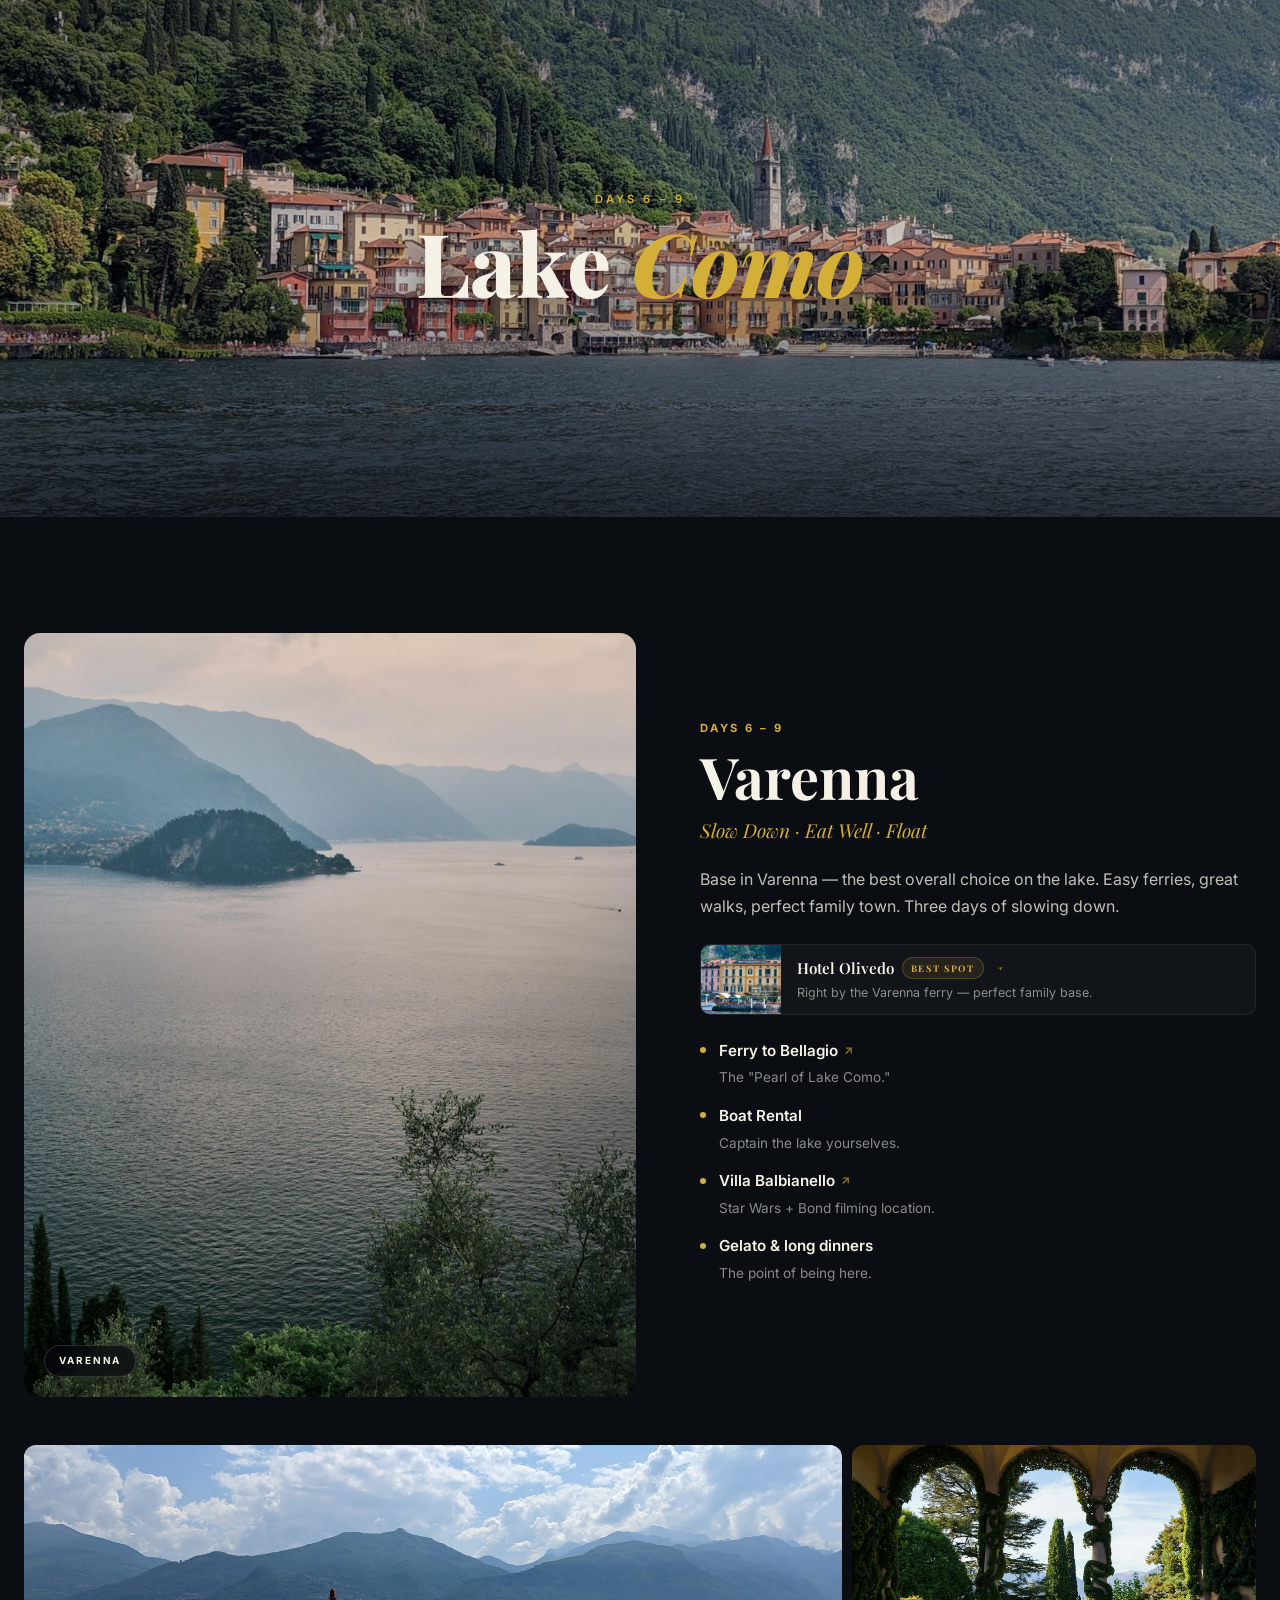
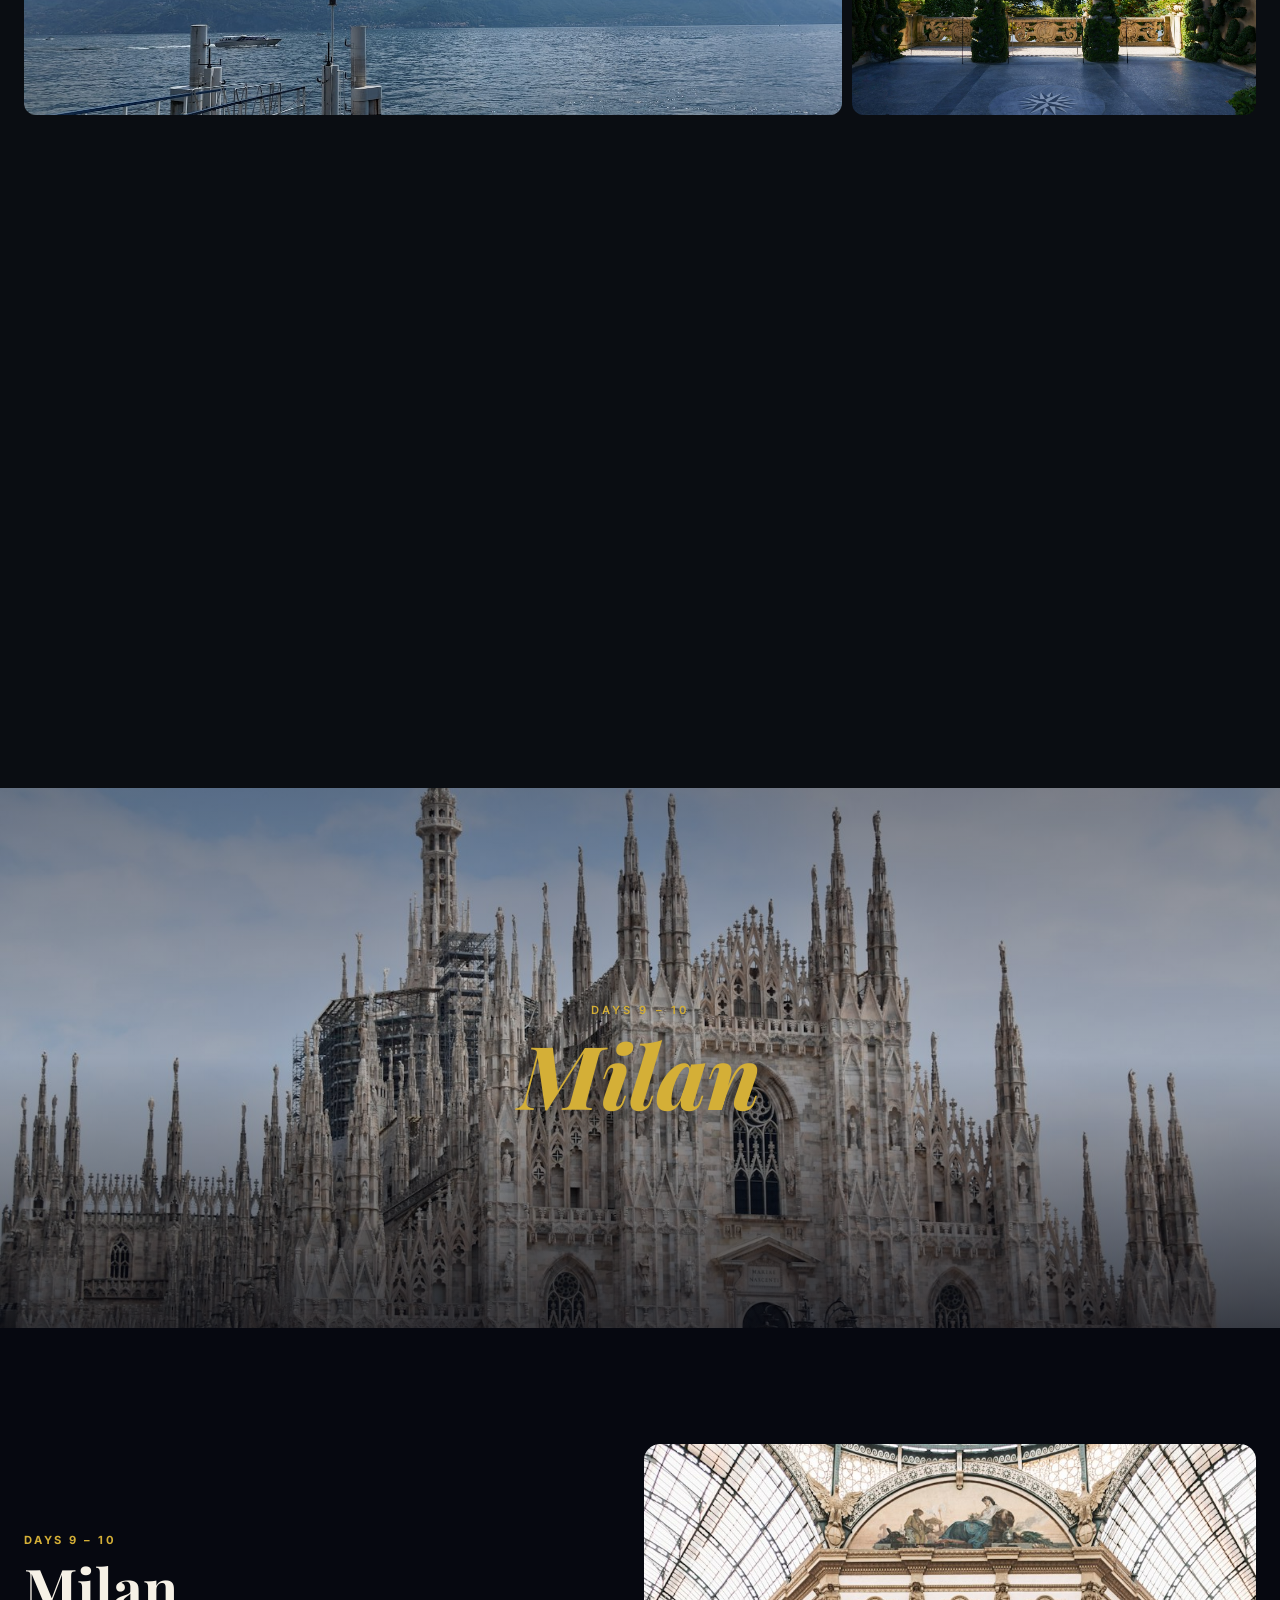
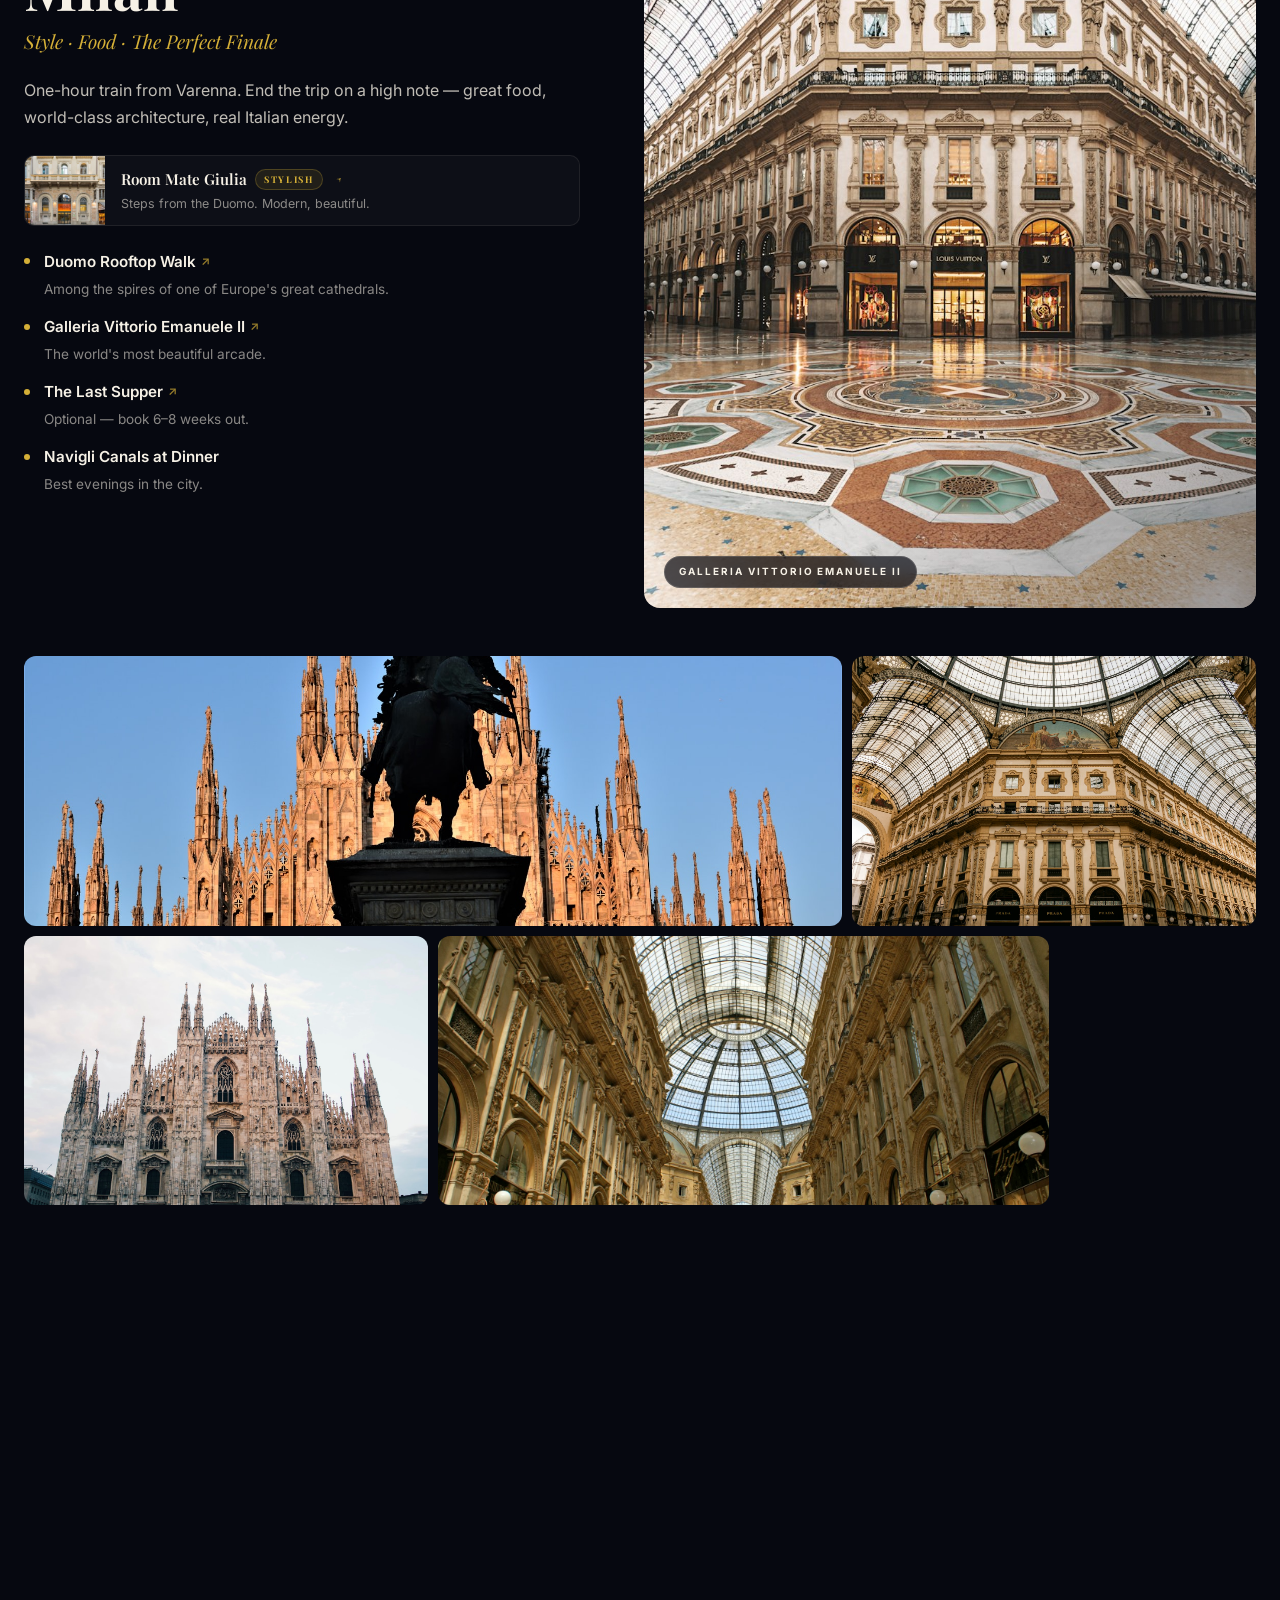
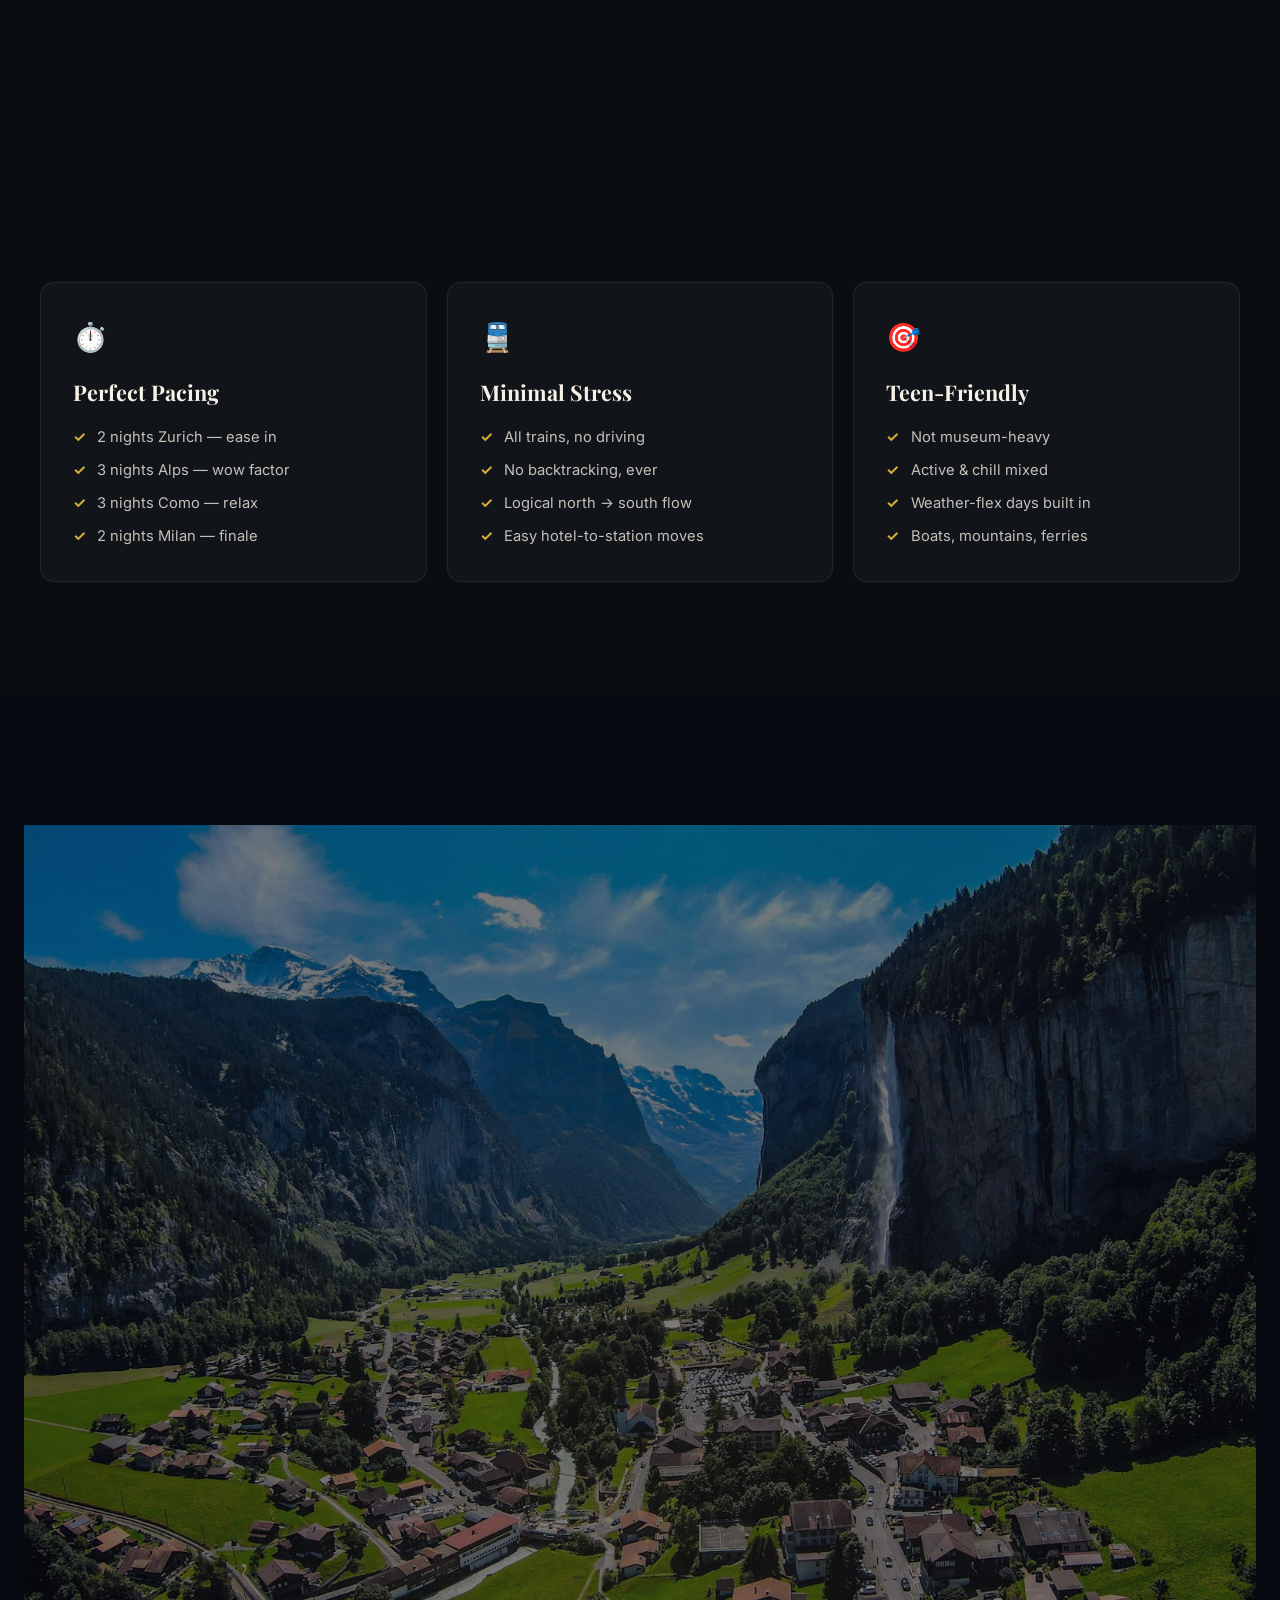
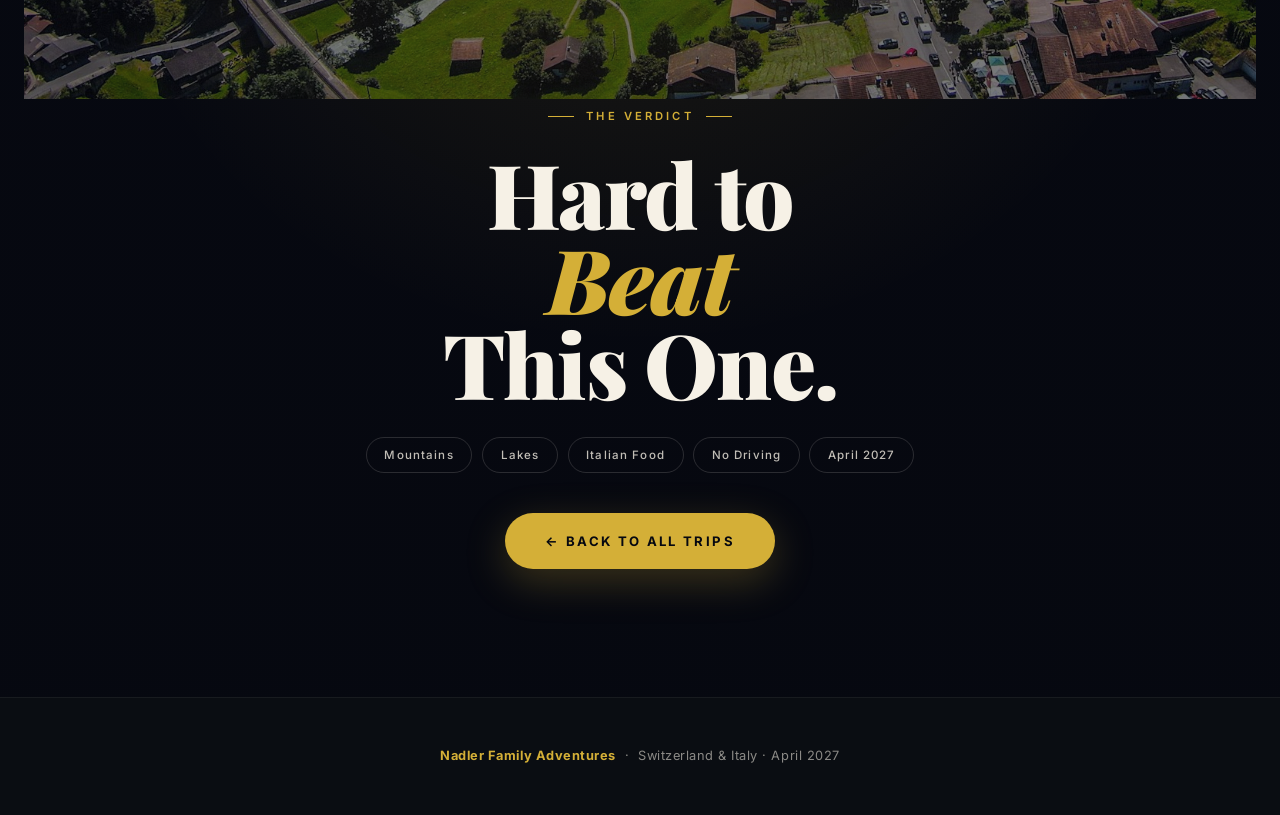
<file: trips/alps-italy.html>
<!DOCTYPE html>
<html lang="en">
<head>
  <meta charset="UTF-8">
  <meta name="viewport" content="width=device-width, initial-scale=1.0">
  <title>Switzerland & Italy 2027 — Nadler Family Adventures</title>
  <link rel="preconnect" href="https://fonts.googleapis.com">
  <link rel="preconnect" href="https://fonts.gstatic.com" crossorigin>
  <link rel="stylesheet" href="../css/styles.css">
  <style>
    .hero-animate { opacity: 0; transform: translateY(28px); transition: opacity 0.9s cubic-bezier(0.16,1,0.3,1), transform 0.9s cubic-bezier(0.16,1,0.3,1); }
    .travel-route { display: flex; align-items: center; justify-content: center; flex-wrap: wrap; gap: 0.6rem 1.25rem; margin-top: 1.5rem; font-family: var(--font-display); font-size: clamp(1rem, 2vw, 1.5rem); color: var(--cream); }
    .travel-route .arrow { color: var(--gold); font-weight: 700; }
    .travel-route .stop { font-style: italic; }
  </style>
</head>
<body>

  <nav class="site-nav" role="navigation">
    <span class="nav-brand">Nadler Family <em>Adventures</em></span>
    <a href="../index.html" class="nav-back">All Trips</a>
  </nav>

  <header class="hero" role="banner">
    <img class="hero-photo" data-fade src="../images/photos/lauterbrunnen_1.jpg" alt="">
    <div class="hero-overlay" aria-hidden="true"></div>
    <div class="hero-content">
      <p class="hero-eyebrow hero-animate">Switzerland &amp; Italy</p>
      <h1 class="hero-title hero-animate">Alps to<em>Italian Lakes</em></h1>
      <p class="hero-subtitle hero-animate">A 10-night journey through Europe's greatest hits — iconic Swiss mountains, crystal lakes, gelato by the water, and a stylish Milan finale.</p>
      <div class="hero-meta hero-animate">
        <div class="hero-meta-item"><span class="hero-meta-label">Dates</span><span class="hero-meta-value">Apr 23 – May 4, 2027</span></div>
        <div class="hero-meta-item"><span class="hero-meta-label">Duration</span><span class="hero-meta-value">10 Nights</span></div>
        <div class="hero-meta-item"><span class="hero-meta-label">Travel</span><span class="hero-meta-value">All by Train</span></div>
        <div class="hero-meta-item"><span class="hero-meta-label">Style</span><span class="hero-meta-value">Scenic Luxury</span></div>
      </div>
    </div>
    <div class="hero-scroll-hint" aria-hidden="true"><span>Scroll</span></div>
  </header>

  <section class="stats-strip">
    <div class="stats-inner">
      <div class="stat reveal"><span class="stat-num">10</span><span class="stat-label">Nights</span></div>
      <div class="stat reveal reveal-d1"><span class="stat-num">2</span><span class="stat-label">Countries</span></div>
      <div class="stat reveal reveal-d2"><span class="stat-num">4</span><span class="stat-label">Destinations</span></div>
      <div class="stat reveal reveal-d3"><span class="stat-num">0</span><span class="stat-label">Days Driving</span></div>
      <div class="stat reveal reveal-d4"><span class="stat-num">11k</span><span class="stat-label">ft @ Jungfraujoch</span></div>
    </div>
  </section>

  <section class="section">
    <div class="container">
      <div class="section-header reveal">
        <span class="eyebrow">The Journey</span>
        <h2 class="display-lg">10 Nights. <em class="gold-italic">Four Chapters.</em></h2>
        <p class="lead">North to south. Mountains to lakes to city. Logical, beautiful, never any backtracking.</p>
      </div>

      <div class="journey">
        <div class="journey-card reveal">
          <img class="journey-photo" data-fade src="../images/photos/zurich_1.jpg" alt="">
          <div class="journey-text">
            <span class="journey-day">Day 1 – 3</span>
            <div>
              <p class="journey-place">Zurich</p>
              <p class="journey-mood">Easy arrival</p>
              <span class="journey-nights">2 nights</span>
            </div>
          </div>
        </div>
        <div class="journey-card reveal reveal-d1">
          <img class="journey-photo" data-fade src="../images/photos/lauterbrunnen_2.jpg" alt="">
          <div class="journey-text">
            <span class="journey-day">Day 3 – 6</span>
            <div>
              <p class="journey-place">Swiss Alps</p>
              <p class="journey-mood">Mountain wow factor</p>
              <span class="journey-nights">3 nights</span>
            </div>
          </div>
        </div>
        <div class="journey-card reveal reveal-d2">
          <img class="journey-photo" data-fade src="../images/photos/como_1.jpg" alt="">
          <div class="journey-text">
            <span class="journey-day">Day 6 – 9</span>
            <div>
              <p class="journey-place">Lake Como</p>
              <p class="journey-mood">Italian downtime</p>
              <span class="journey-nights">3 nights</span>
            </div>
          </div>
        </div>
        <div class="journey-card reveal reveal-d3">
          <img class="journey-photo" data-fade src="../images/photos/milan_1.jpg" alt="">
          <div class="journey-text">
            <span class="journey-day">Day 9 – 10</span>
            <div>
              <p class="journey-place">Milan</p>
              <p class="journey-mood">Style &amp; energy</p>
              <span class="journey-nights">2 nights</span>
            </div>
          </div>
        </div>
      </div>
    </div>
  </section>

  <section class="pull-quote">
    <div class="pull-quote-mark">"</div>
    <blockquote class="reveal">
      Europe's greatest hits — perfectly paced, <strong>no stress, all wow.</strong>
    </blockquote>
  </section>

  <section class="chapter">
    <div class="chapter-grid">
      <div class="chapter-image-wrap reveal">
        <img data-fade src="../images/photos/zurich_2.jpg" alt="Zurich Old Town">
        <span class="chapter-image-tag">Old Town</span>
      </div>
      <div class="chapter-text reveal reveal-d1">
        <p class="chapter-day">Days 1 – 3</p>
        <h2 class="chapter-title">Zurich</h2>
        <p class="chapter-mood">The Perfect Soft Landing</p>
        <p class="chapter-desc">Stay central. Walk Old Town, walk the lake promenade, eat an early dinner, beat jet lag. An optional easy day-trip to Lucerne the next day.</p>

        <div class="hotels">
          <div class="hotel">
            <div class="hotel-thumb"><img data-fade src="../images/hotels/baur_au_lac.jpg" alt=""></div>
            <a class="hotel-body" href="https://www.bauraulac.ch/" target="_blank" rel="noopener noreferrer">
              <p class="hotel-name">Baur au Lac <span class="hotel-tag">Luxury</span> <span class="hotel-ext" aria-hidden="true">↗</span></p>
              <p class="hotel-desc">Legendary 5-star, amazing lake location.</p>
            </a>
          </div>
          <div class="hotel">
            <div class="hotel-thumb"><img data-fade src="../images/hotels/25hours_zurich.jpg" alt=""></div>
            <a class="hotel-body" href="https://www.25hours-hotels.com/en/hotels/zurich/langstrasse" target="_blank" rel="noopener noreferrer">
              <p class="hotel-name">25hours Langstrasse <span class="hotel-tag">Teen Cool</span> <span class="hotel-ext" aria-hidden="true">↗</span></p>
              <p class="hotel-desc">Modern, design-forward, atmospheric.</p>
            </a>
          </div>
        </div>

        <ul class="bullets" style="margin-top:1.5rem;">
          <li><div><strong>Old Town &amp; Bahnhofstrasse</strong><span>Cobblestones, river views, slow pace.</span></div></li>
          <li><div><strong>Lake Zurich Promenade</strong><span>Crisp mountain air, lakeside stroll.</span></div></li>
          <li><div><strong>Optional: Lucerne Day Trip</strong><span>1hr train. Chapel Bridge, mountain views.</span></div></li>
        </ul>
      </div>
    </div>

    <div class="mosaic">
      <div class="mosaic-cell m-md reveal">
        <img data-fade src="../images/photos/zurich_5.jpg" alt="">
        <div class="mosaic-label"><small>City</small>Zurich Streets</div>
      </div>
      <div class="mosaic-cell m-md reveal reveal-d1">
        <img data-fade src="../images/photos/lucerne_1.jpg" alt="">
        <div class="mosaic-label"><small>Day Trip</small>Lucerne</div>
      </div>
      <div class="mosaic-cell m-wide reveal reveal-d2">
        <img data-fade src="../images/photos/lucerne_2.jpg" alt="">
        <div class="mosaic-label"><small>Lake</small>Lake Lucerne</div>
      </div>
    </div>
  </section>

  <div class="strip">
    <img data-fade src="../images/photos/jungfraujoch_1.jpg" alt="">
    <div class="strip-overlay">
      <p class="strip-eyebrow">Days 3 – 6</p>
      <h3 class="strip-title">The Swiss <em>Alps</em></h3>
    </div>
  </div>

  <section class="chapter chapter-reverse chapter-alt">
    <div class="chapter-grid">
      <div class="chapter-image-wrap reveal">
        <img data-fade src="../images/photos/lauterbrunnen_3.jpg" alt="Lauterbrunnen">
        <span class="chapter-image-tag">Lauterbrunnen Valley</span>
      </div>
      <div class="chapter-text reveal reveal-d1">
        <p class="chapter-day">Days 3 – 6</p>
        <h2 class="chapter-title">Lauterbrunnen Valley</h2>
        <p class="chapter-mood">The Wow Factor of the Trip</p>
        <p class="chapter-desc">Stay in Lauterbrunnen, Wengen, or Mürren — 72 waterfalls in one valley, with cable cars rising to glaciers above 11,000 feet.</p>

        <div class="hotels">
          <div class="hotel">
            <div class="hotel-thumb"><img data-fade src="../images/hotels/silberhorn.jpg" alt=""></div>
            <a class="hotel-body" href="https://www.silberhorn-lauterbrunnen.ch/" target="_blank" rel="noopener noreferrer">
              <p class="hotel-name">Hotel Silberhorn <span class="hotel-tag">Best Pick</span> <span class="hotel-ext" aria-hidden="true">↗</span></p>
              <p class="hotel-desc">Lauterbrunnen. Best location + view combo.</p>
            </a>
          </div>
        </div>

        <ul class="bullets" style="margin-top:1.5rem;">
          <li><div><strong><a class="ext-link" href="https://www.jungfrau.ch/en-gb/jungfraujoch-top-of-europe/" target="_blank" rel="noopener noreferrer">Jungfraujoch — Top of Europe</a></strong><span>11,000 ft. Glaciers. Top-3 moment of the trip.</span></div></li>
          <li><div><strong><a class="ext-link" href="https://www.schilthorn.ch/" target="_blank" rel="noopener noreferrer">Mürren + Schilthorn</a></strong><span>Quieter alternative, equally breathtaking.</span></div></li>
          <li><div><strong><a class="ext-link" href="https://www.truemmelbachfaelle.ch/en/" target="_blank" rel="noopener noreferrer">Trümmelbach Falls</a></strong><span>Glacier waterfalls inside a mountain.</span></div></li>
          <li><div><strong>Village exploring</strong><span>Wengen, Mürren — pure postcard.</span></div></li>
        </ul>
      </div>
    </div>

    <div class="mosaic">
      <div class="mosaic-cell m-tall reveal">
        <img data-fade src="../images/photos/lauterbrunnen_4.jpg" alt="">
        <div class="mosaic-label"><small>Valley</small>Lauterbrunnen</div>
      </div>
      <div class="mosaic-cell m-1x1 reveal reveal-d1">
        <img data-fade src="../images/photos/jungfraujoch_2.jpg" alt="">
        <div class="mosaic-label"><small>11,000 ft</small>Top of Europe</div>
      </div>
      <div class="mosaic-cell m-1x1 reveal reveal-d2">
        <img data-fade src="../images/photos/jungfraujoch_3.jpg" alt="">
        <div class="mosaic-label"><small>Glaciers</small>Jungfrau</div>
      </div>
      <div class="mosaic-cell m-1x1 reveal reveal-d3">
        <img data-fade src="../images/photos/wengen_2.jpg" alt="">
        <div class="mosaic-label"><small>Village</small>Wengen</div>
      </div>
      <div class="mosaic-cell m-1x1 reveal reveal-d4">
        <img data-fade src="../images/photos/lauterbrunnen_5.jpg" alt="">
        <div class="mosaic-label"><small>Waterfall</small>Staubbach</div>
      </div>
    </div>
  </section>

  <section class="pull-quote" style="padding-top:5rem;padding-bottom:5rem;">
    <p class="eyebrow simple reveal" style="display:block;margin-bottom:1rem;">Day 6 · Scenic Travel Day</p>
    <h2 class="display-md reveal reveal-d1" style="margin-bottom:0.5rem;">Switzerland to Italy <em class="gold-italic">by Rail</em></h2>
    <div class="travel-route reveal reveal-d2">
      <span class="stop">Lauterbrunnen</span>
      <span class="arrow">→</span>
      <span class="stop">Interlaken</span>
      <span class="arrow">→</span>
      <span class="stop">Milan</span>
      <span class="arrow">→</span>
      <span class="stop" style="color:var(--gold);">Lake Como</span>
    </div>
  </section>

  <div class="strip">
    <img data-fade src="../images/photos/como_2.jpg" alt="">
    <div class="strip-overlay">
      <p class="strip-eyebrow">Days 6 – 9</p>
      <h3 class="strip-title">Lake <em>Como</em></h3>
    </div>
  </div>

  <section class="chapter">
    <div class="chapter-grid">
      <div class="chapter-image-wrap reveal">
        <img data-fade src="../images/photos/varenna_1.jpg" alt="Varenna">
        <span class="chapter-image-tag">Varenna</span>
      </div>
      <div class="chapter-text reveal reveal-d1">
        <p class="chapter-day">Days 6 – 9</p>
        <h2 class="chapter-title">Varenna</h2>
        <p class="chapter-mood">Slow Down · Eat Well · Float</p>
        <p class="chapter-desc">Base in Varenna — the best overall choice on the lake. Easy ferries, great walks, perfect family town. Three days of slowing down.</p>

        <div class="hotels">
          <div class="hotel">
            <div class="hotel-thumb"><img data-fade src="../images/hotels/hotel_olivedo.jpg" alt=""></div>
            <a class="hotel-body" href="https://www.olivedo.it/" target="_blank" rel="noopener noreferrer">
              <p class="hotel-name">Hotel Olivedo <span class="hotel-tag">Best Spot</span> <span class="hotel-ext" aria-hidden="true">↗</span></p>
              <p class="hotel-desc">Right by the Varenna ferry — perfect family base.</p>
            </a>
          </div>
        </div>

        <ul class="bullets" style="margin-top:1.5rem;">
          <li><div><strong><a class="ext-link" href="https://www.navigazionelaghi.it/en/lake-como/" target="_blank" rel="noopener noreferrer">Ferry to Bellagio</a></strong><span>The "Pearl of Lake Como."</span></div></li>
          <li><div><strong>Boat Rental</strong><span>Captain the lake yourselves.</span></div></li>
          <li><div><strong><a class="ext-link" href="https://fondoambiente.it/luoghi/villa-del-balbianello" target="_blank" rel="noopener noreferrer">Villa Balbianello</a></strong><span>Star Wars + Bond filming location.</span></div></li>
          <li><div><strong>Gelato &amp; long dinners</strong><span>The point of being here.</span></div></li>
        </ul>
      </div>
    </div>

    <div class="mosaic">
      <div class="mosaic-cell m-wide reveal">
        <img data-fade src="../images/photos/como_3.jpg" alt="">
        <div class="mosaic-label"><small>Pearl of Como</small>Bellagio</div>
      </div>
      <div class="mosaic-cell m-sml reveal reveal-d1">
        <img data-fade src="../images/photos/balbianello_1.jpg" alt="">
        <div class="mosaic-label"><small>Iconic</small>Villa Balbianello</div>
      </div>
      <div class="mosaic-cell m-sml reveal reveal-d2">
        <img data-fade src="../images/photos/varenna_3.jpg" alt="">
        <div class="mosaic-label"><small>Home Base</small>Varenna</div>
      </div>
      <div class="mosaic-cell m-md reveal reveal-d3">
        <img data-fade src="../images/photos/como_4.jpg" alt="">
        <div class="mosaic-label"><small>Lake Life</small>Como</div>
      </div>
      <div class="mosaic-cell m-md reveal reveal-d4">
        <img data-fade src="../images/photos/balbianello_2.jpg" alt="">
        <div class="mosaic-label"><small>Famous</small>Villa Balbianello</div>
      </div>
    </div>
  </section>

  <div class="strip">
    <img data-fade src="../images/photos/milan_2.jpg" alt="">
    <div class="strip-overlay">
      <p class="strip-eyebrow">Days 9 – 10</p>
      <h3 class="strip-title"><em>Milan</em></h3>
    </div>
  </div>

  <section class="chapter chapter-reverse chapter-alt">
    <div class="chapter-grid">
      <div class="chapter-image-wrap reveal">
        <img data-fade src="../images/photos/galleria_1.jpg" alt="Galleria">
        <span class="chapter-image-tag">Galleria Vittorio Emanuele II</span>
      </div>
      <div class="chapter-text reveal reveal-d1">
        <p class="chapter-day">Days 9 – 10</p>
        <h2 class="chapter-title">Milan</h2>
        <p class="chapter-mood">Style · Food · The Perfect Finale</p>
        <p class="chapter-desc">One-hour train from Varenna. End the trip on a high note — great food, world-class architecture, real Italian energy.</p>

        <div class="hotels">
          <div class="hotel">
            <div class="hotel-thumb"><img data-fade src="../images/hotels/room_mate_giulia.jpg" alt=""></div>
            <a class="hotel-body" href="https://room-matehotels.com/en/milan/room-mate-giulia/" target="_blank" rel="noopener noreferrer">
              <p class="hotel-name">Room Mate Giulia <span class="hotel-tag">Stylish</span> <span class="hotel-ext" aria-hidden="true">↗</span></p>
              <p class="hotel-desc">Steps from the Duomo. Modern, beautiful.</p>
            </a>
          </div>
        </div>

        <ul class="bullets" style="margin-top:1.5rem;">
          <li><div><strong><a class="ext-link" href="https://www.duomomilano.it/en/" target="_blank" rel="noopener noreferrer">Duomo Rooftop Walk</a></strong><span>Among the spires of one of Europe's great cathedrals.</span></div></li>
          <li><div><strong><a class="ext-link" href="https://en.wikipedia.org/wiki/Galleria_Vittorio_Emanuele_II" target="_blank" rel="noopener noreferrer">Galleria Vittorio Emanuele II</a></strong><span>The world's most beautiful arcade.</span></div></li>
          <li><div><strong><a class="ext-link" href="https://cenacolovinciano.org/en/" target="_blank" rel="noopener noreferrer">The Last Supper</a></strong><span>Optional — book 6–8 weeks out.</span></div></li>
          <li><div><strong>Navigli Canals at Dinner</strong><span>Best evenings in the city.</span></div></li>
        </ul>
      </div>
    </div>

    <div class="mosaic">
      <div class="mosaic-cell m-wide reveal">
        <img data-fade src="../images/photos/milan_4.jpg" alt="">
        <div class="mosaic-label"><small>Iconic</small>Duomo di Milano</div>
      </div>
      <div class="mosaic-cell m-sml reveal reveal-d1">
        <img data-fade src="../images/photos/galleria_2.jpg" alt="">
        <div class="mosaic-label"><small>Architecture</small>Galleria</div>
      </div>
      <div class="mosaic-cell m-sml reveal reveal-d2">
        <img data-fade src="../images/photos/milan_5.jpg" alt="">
        <div class="mosaic-label"><small>City</small>Milan</div>
      </div>
      <div class="mosaic-cell m-md reveal reveal-d3">
        <img data-fade src="../images/photos/galleria_3.jpg" alt="">
        <div class="mosaic-label"><small>Inside</small>Vittorio Emanuele II</div>
      </div>
      <div class="mosaic-cell m-md reveal reveal-d4">
        <img data-fade src="../images/photos/galleria_4.jpg" alt="">
        <div class="mosaic-label"><small>Detail</small>Mosaic Floors</div>
      </div>
    </div>
  </section>

  <section class="section">
    <div class="container">
      <div class="section-header reveal">
        <span class="eyebrow">Why It Works</span>
        <h2 class="display-lg">The Pacing Is <em class="gold-italic">Just Right.</em></h2>
      </div>
      <div class="family-grid">
        <div class="family-card reveal">
          <span class="family-card-icon">⏱️</span>
          <h3 class="family-card-title">Perfect Pacing</h3>
          <ul>
            <li>2 nights Zurich — ease in</li>
            <li>3 nights Alps — wow factor</li>
            <li>3 nights Como — relax</li>
            <li>2 nights Milan — finale</li>
          </ul>
        </div>
        <div class="family-card reveal reveal-d1">
          <span class="family-card-icon">🚆</span>
          <h3 class="family-card-title">Minimal Stress</h3>
          <ul>
            <li>All trains, no driving</li>
            <li>No backtracking, ever</li>
            <li>Logical north → south flow</li>
            <li>Easy hotel-to-station moves</li>
          </ul>
        </div>
        <div class="family-card reveal reveal-d2">
          <span class="family-card-icon">🎯</span>
          <h3 class="family-card-title">Teen-Friendly</h3>
          <ul>
            <li>Not museum-heavy</li>
            <li>Active &amp; chill mixed</li>
            <li>Weather-flex days built in</li>
            <li>Boats, mountains, ferries</li>
          </ul>
        </div>
      </div>
    </div>
  </section>

  <section class="verdict">
    <img class="verdict-photo" data-fade src="../images/photos/lauterbrunnen_1.jpg" alt="">
    <p class="eyebrow reveal">The Verdict</p>
    <h2 class="verdict-title reveal reveal-d1">Hard to <em>Beat</em> This One.</h2>
    <div class="verdict-tags reveal reveal-d2">
      <span class="verdict-tag">Mountains</span>
      <span class="verdict-tag">Lakes</span>
      <span class="verdict-tag">Italian Food</span>
      <span class="verdict-tag">No Driving</span>
      <span class="verdict-tag">April 2027</span>
    </div>
    <a href="../index.html" class="verdict-cta reveal reveal-d3">← Back to All Trips</a>
  </section>

  <footer class="footer">
    <strong>Nadler Family Adventures</strong> &nbsp;·&nbsp; Switzerland &amp; Italy · April 2027
  </footer>

  <script src="../js/main.js"></script>
</body>
</html>
</file>
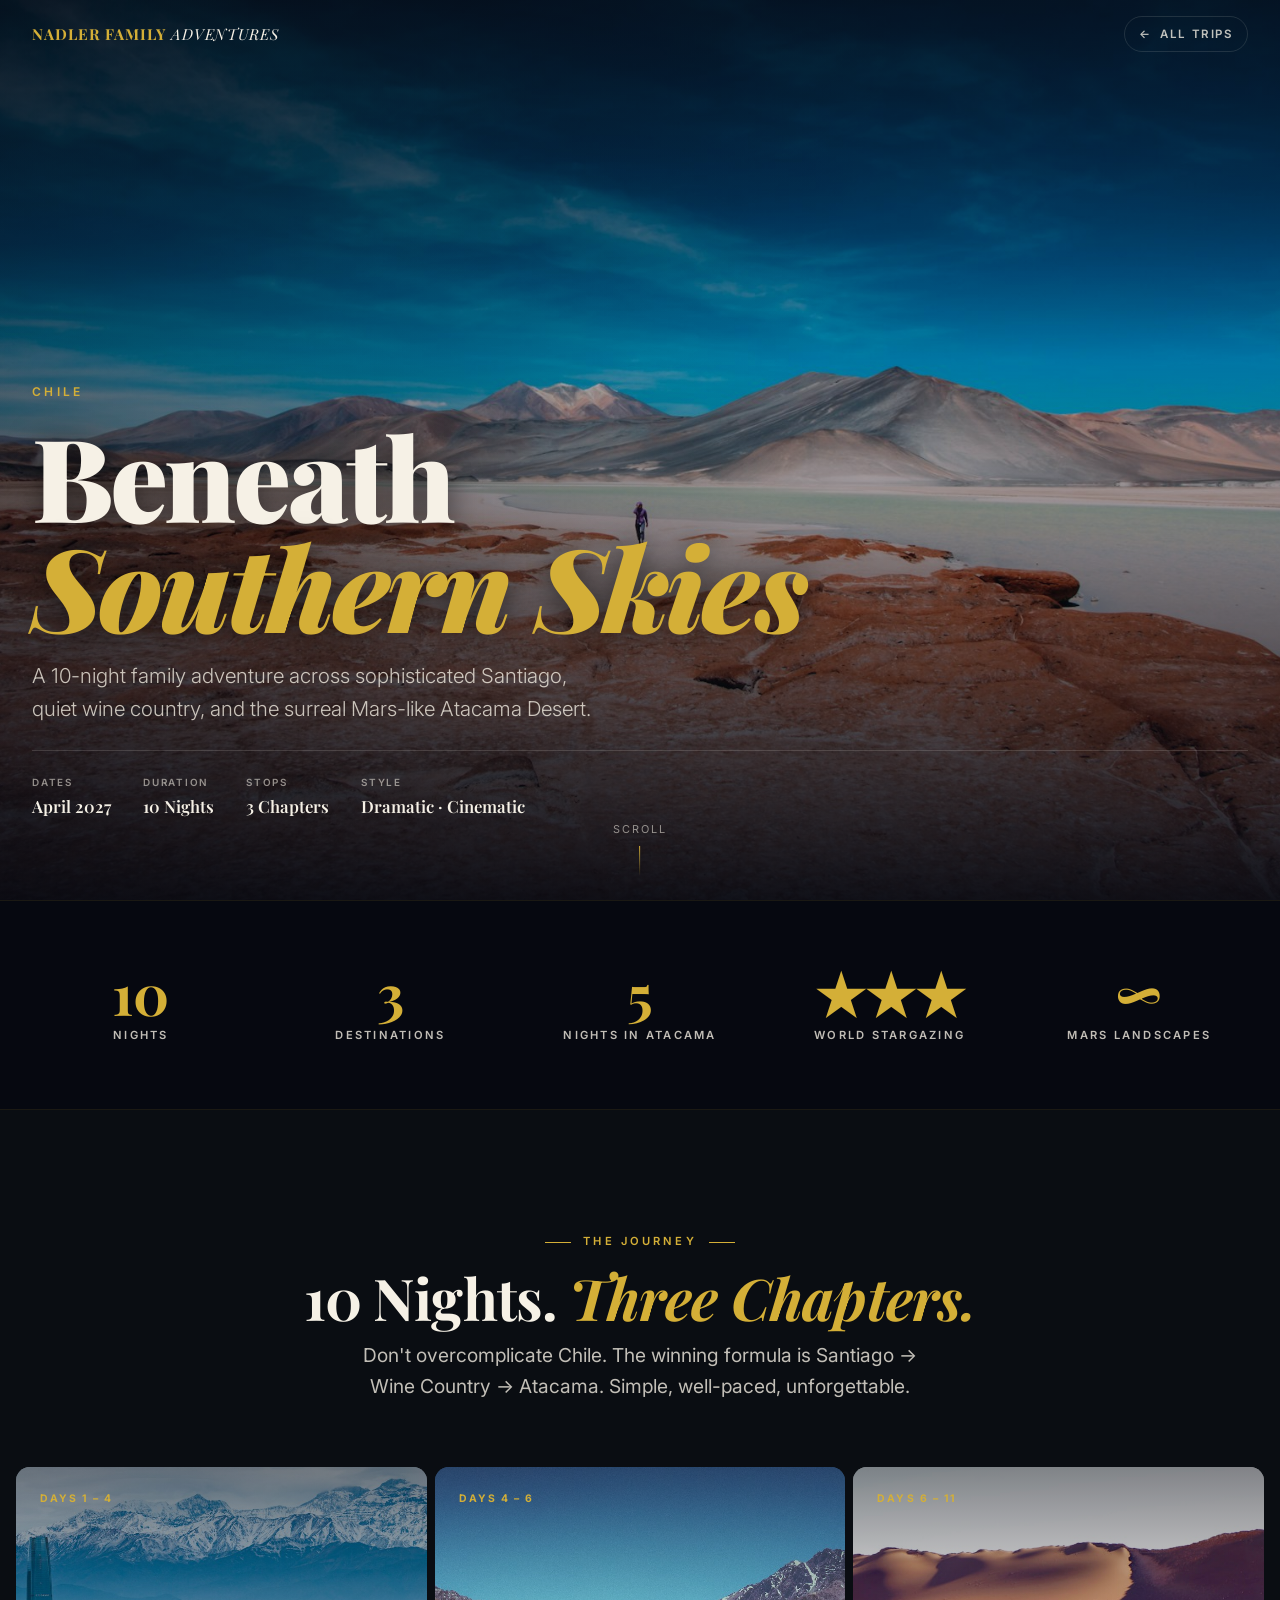
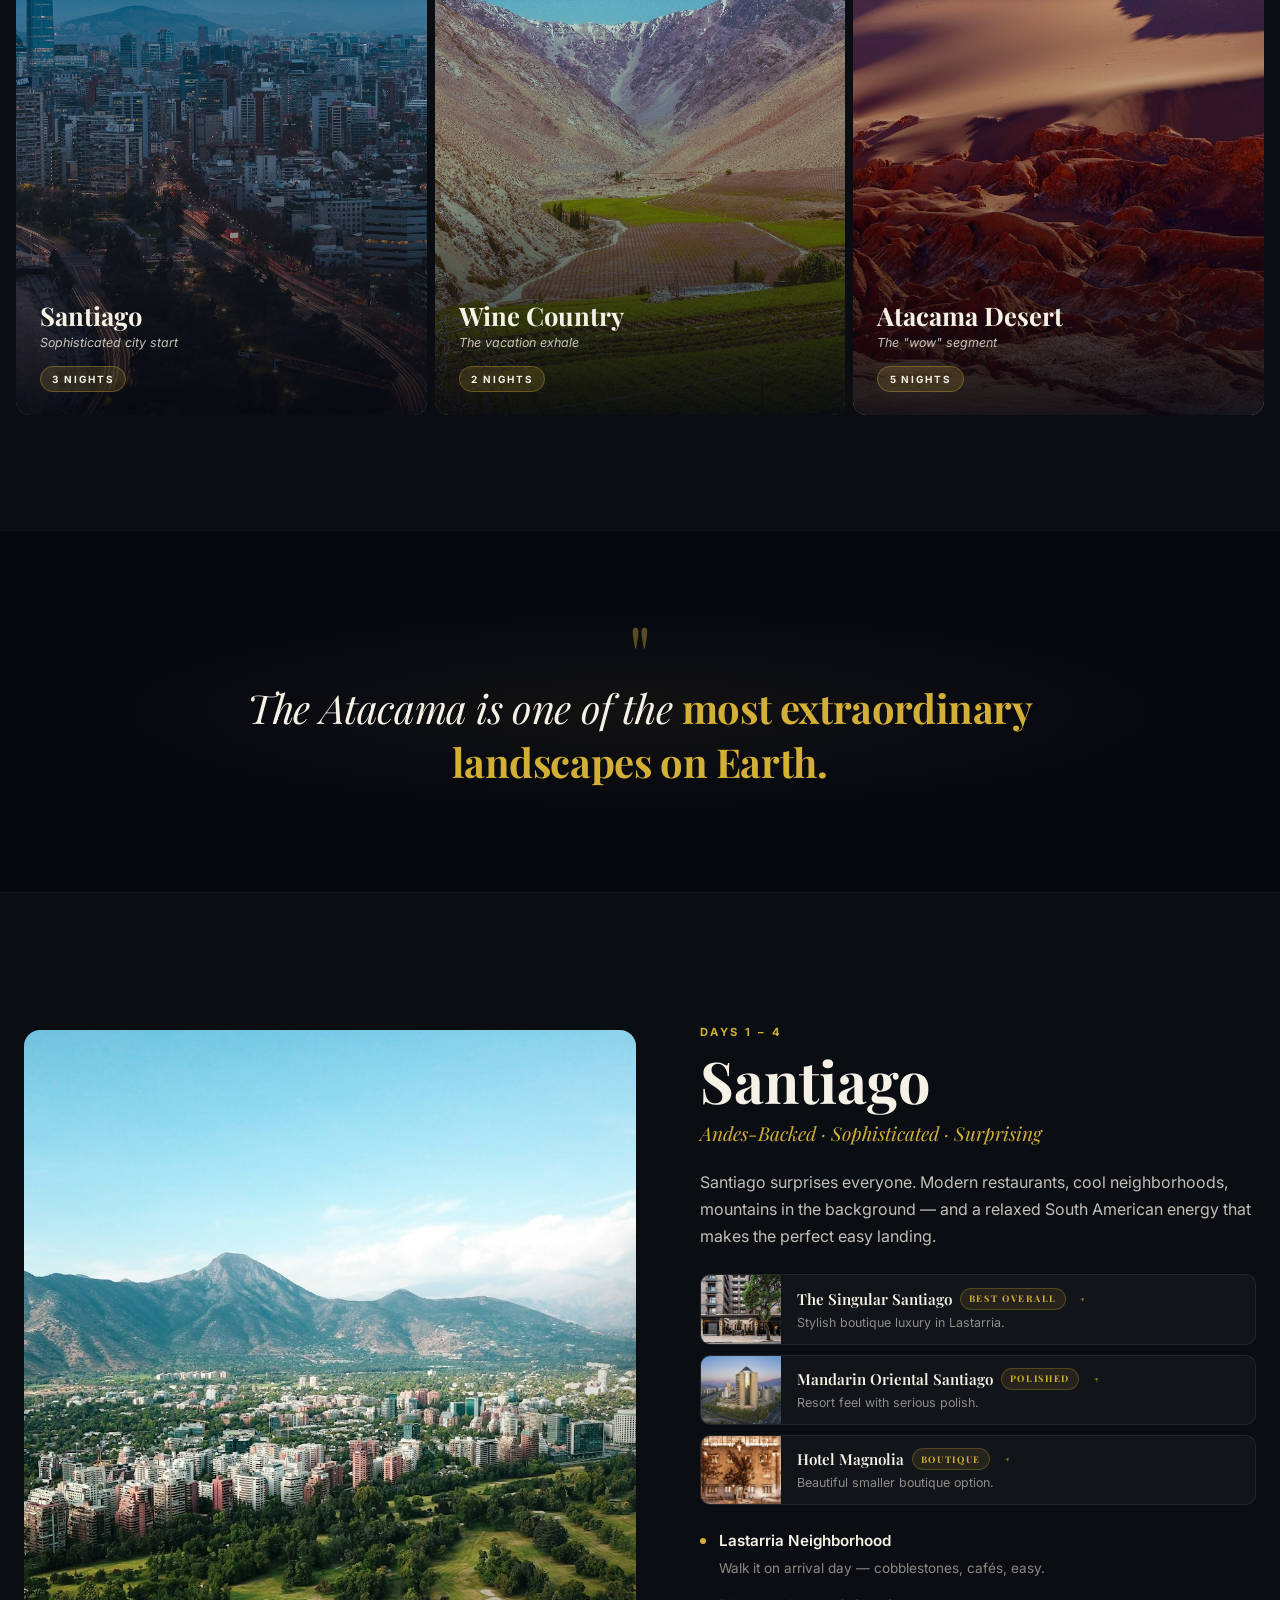
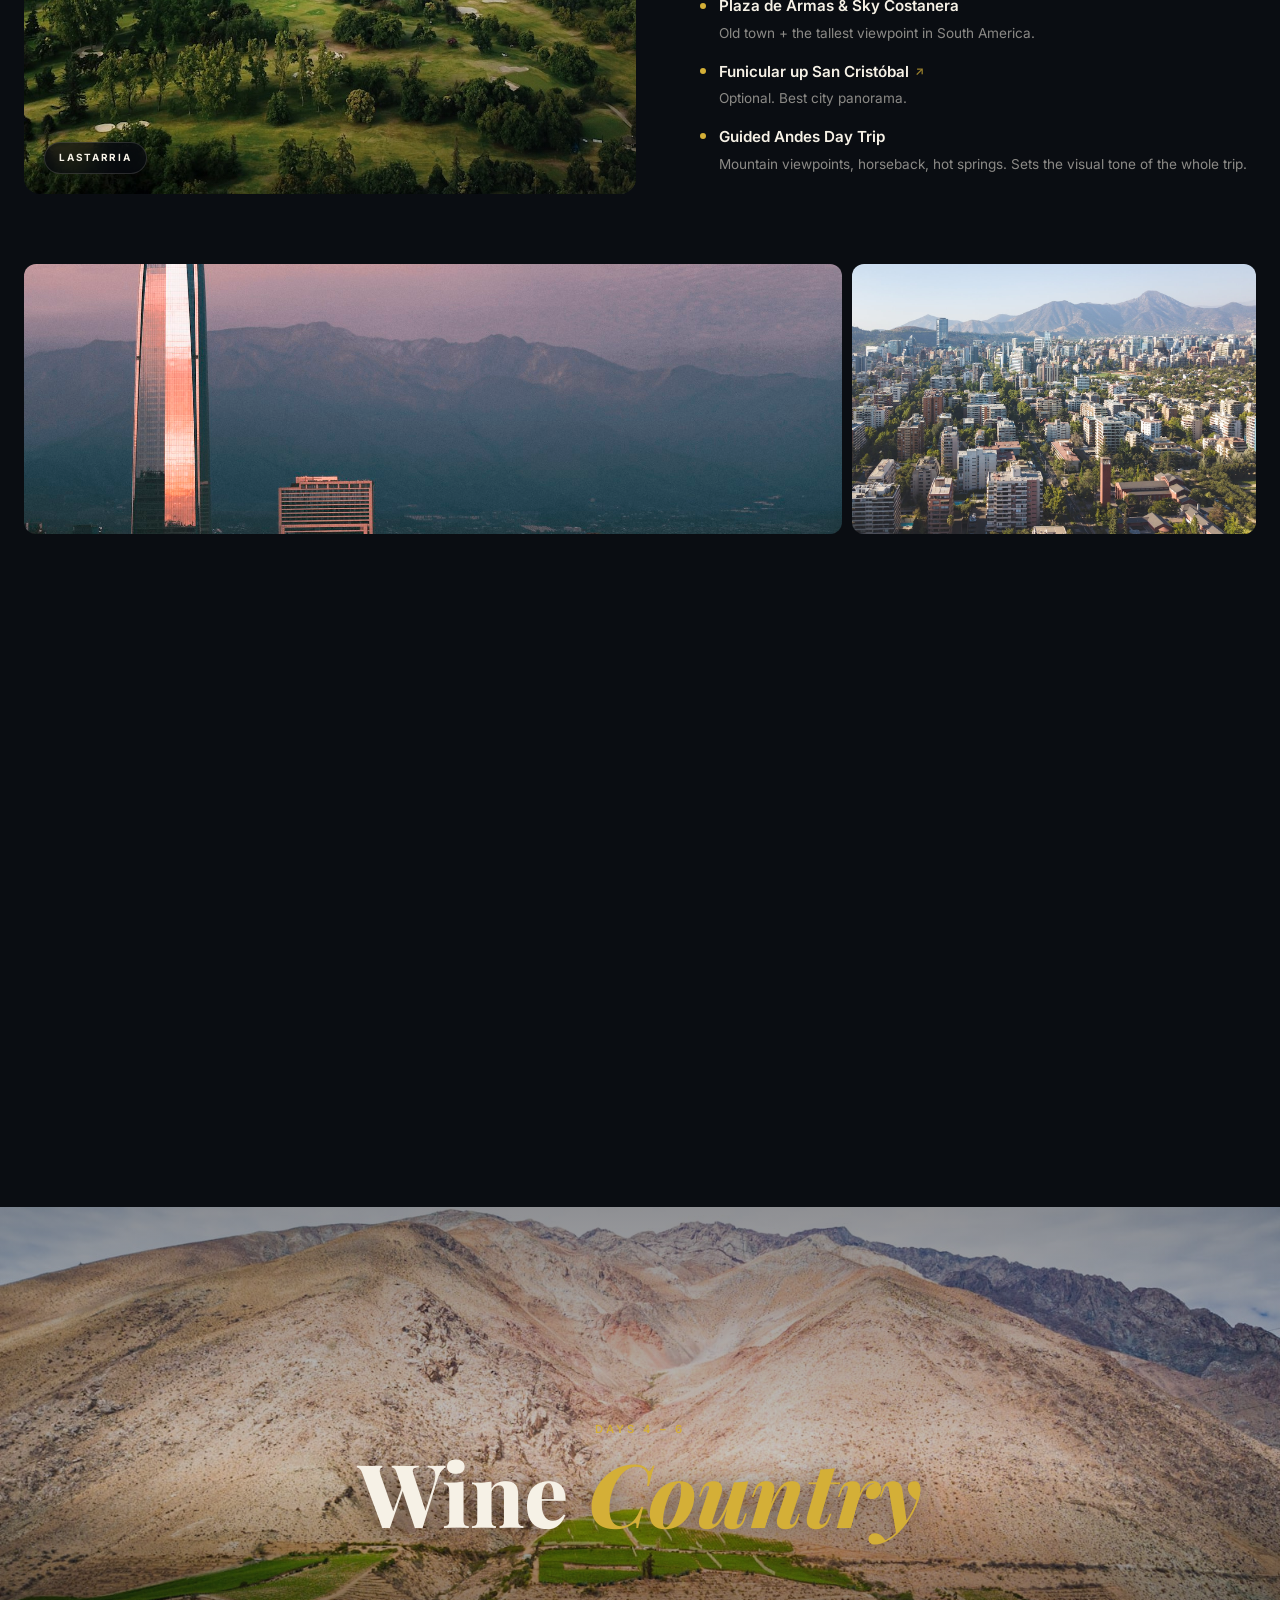
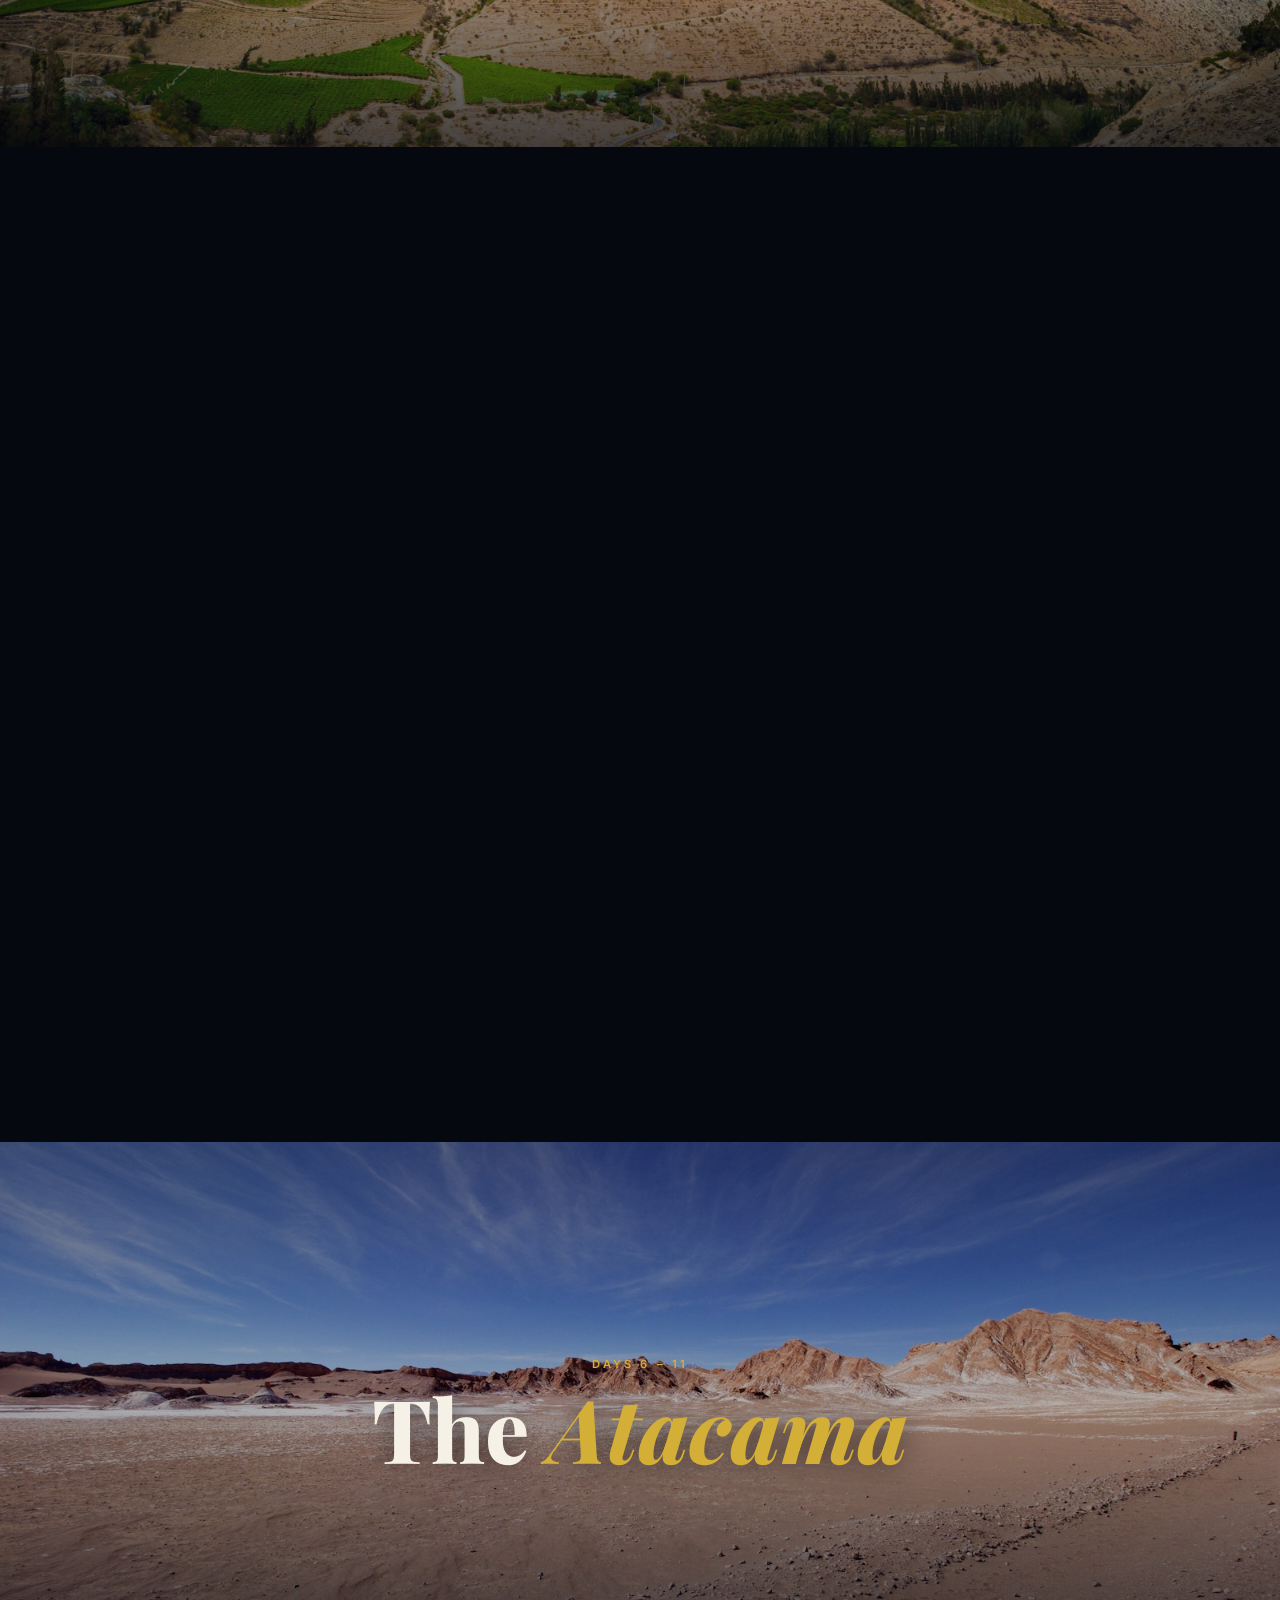
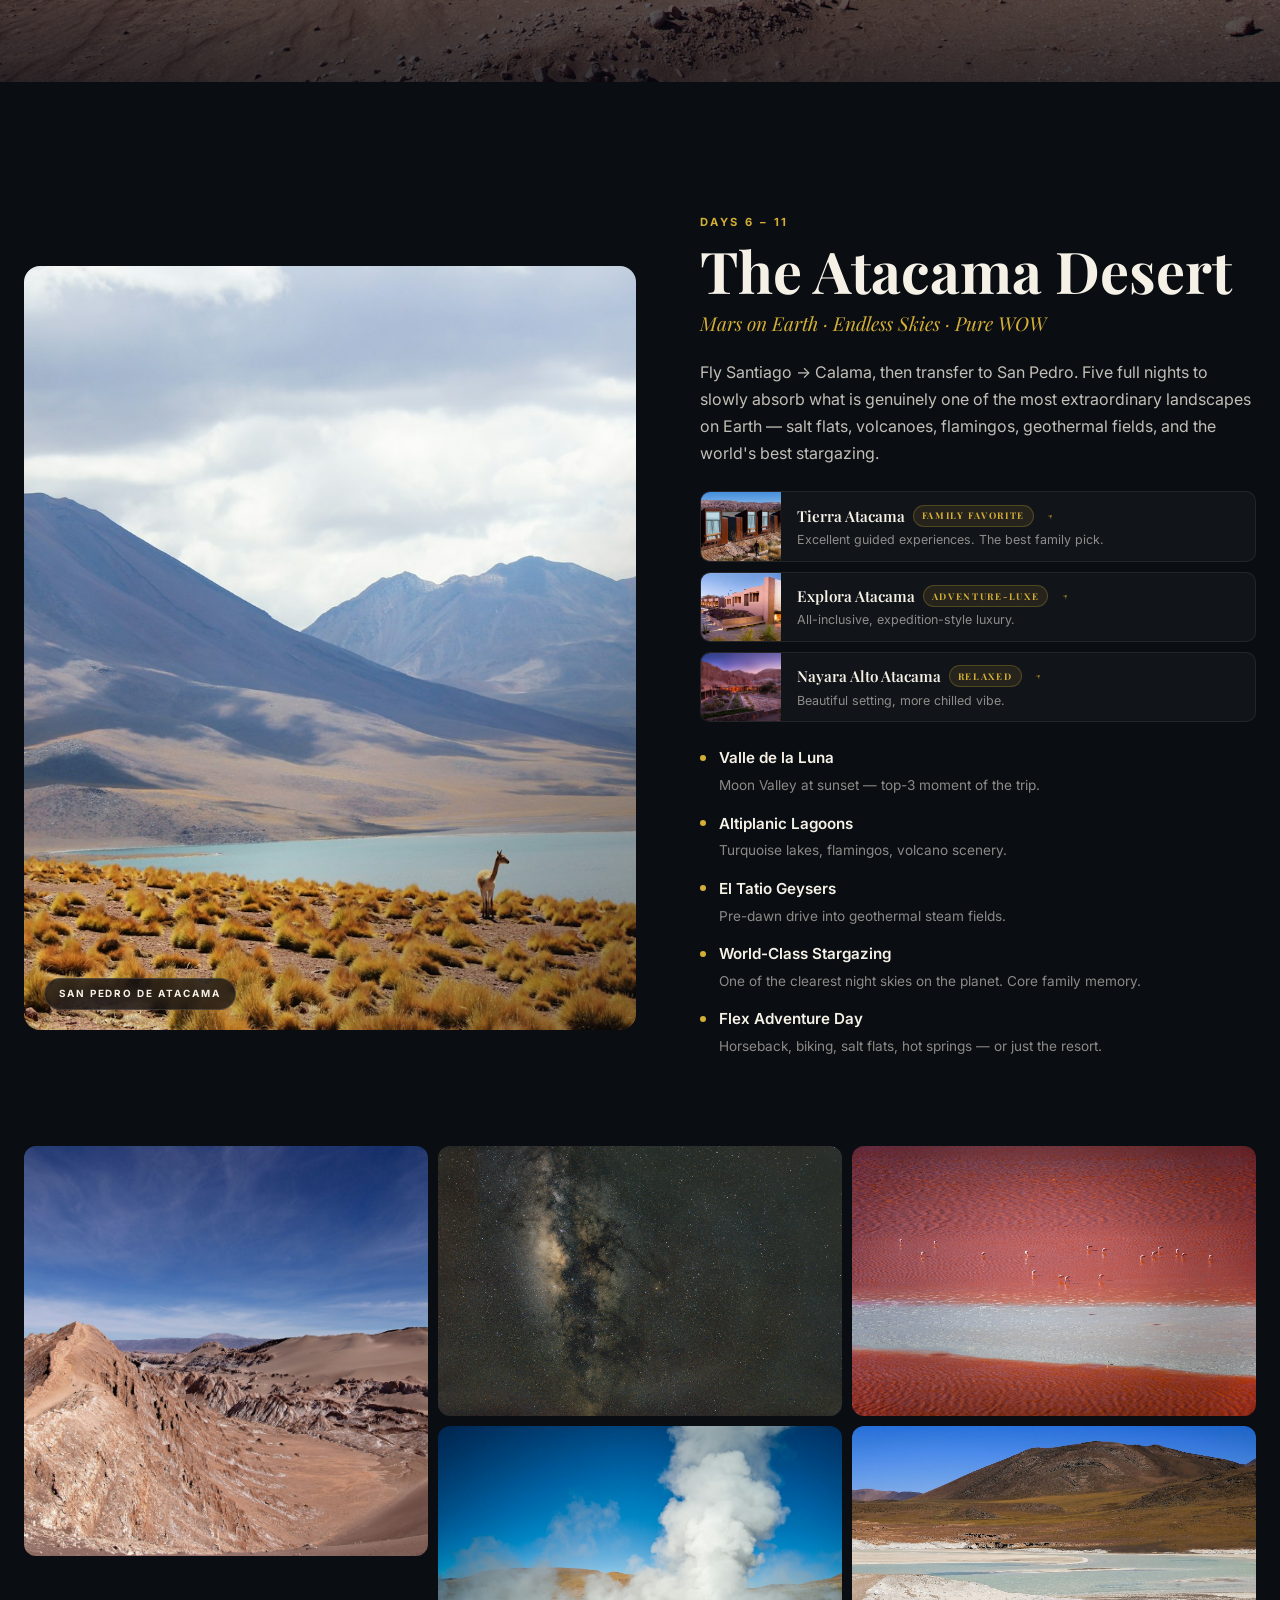
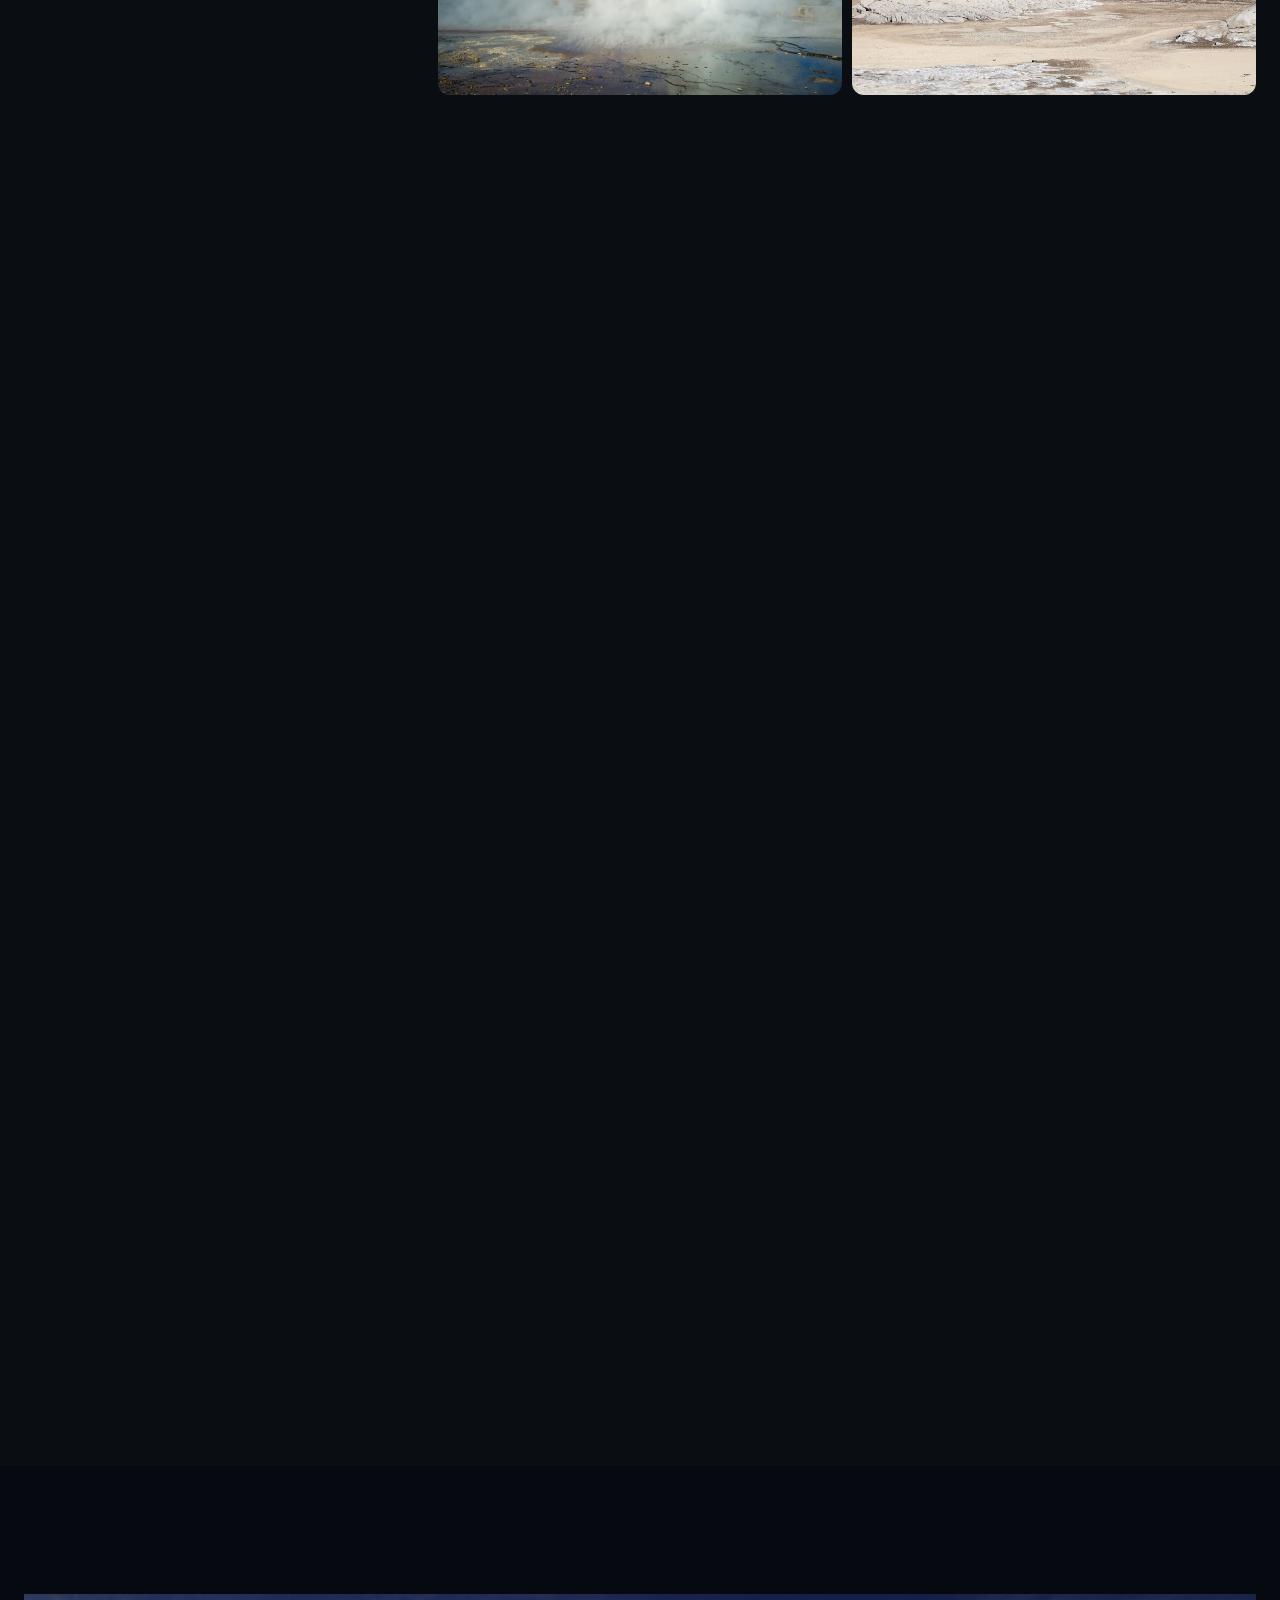
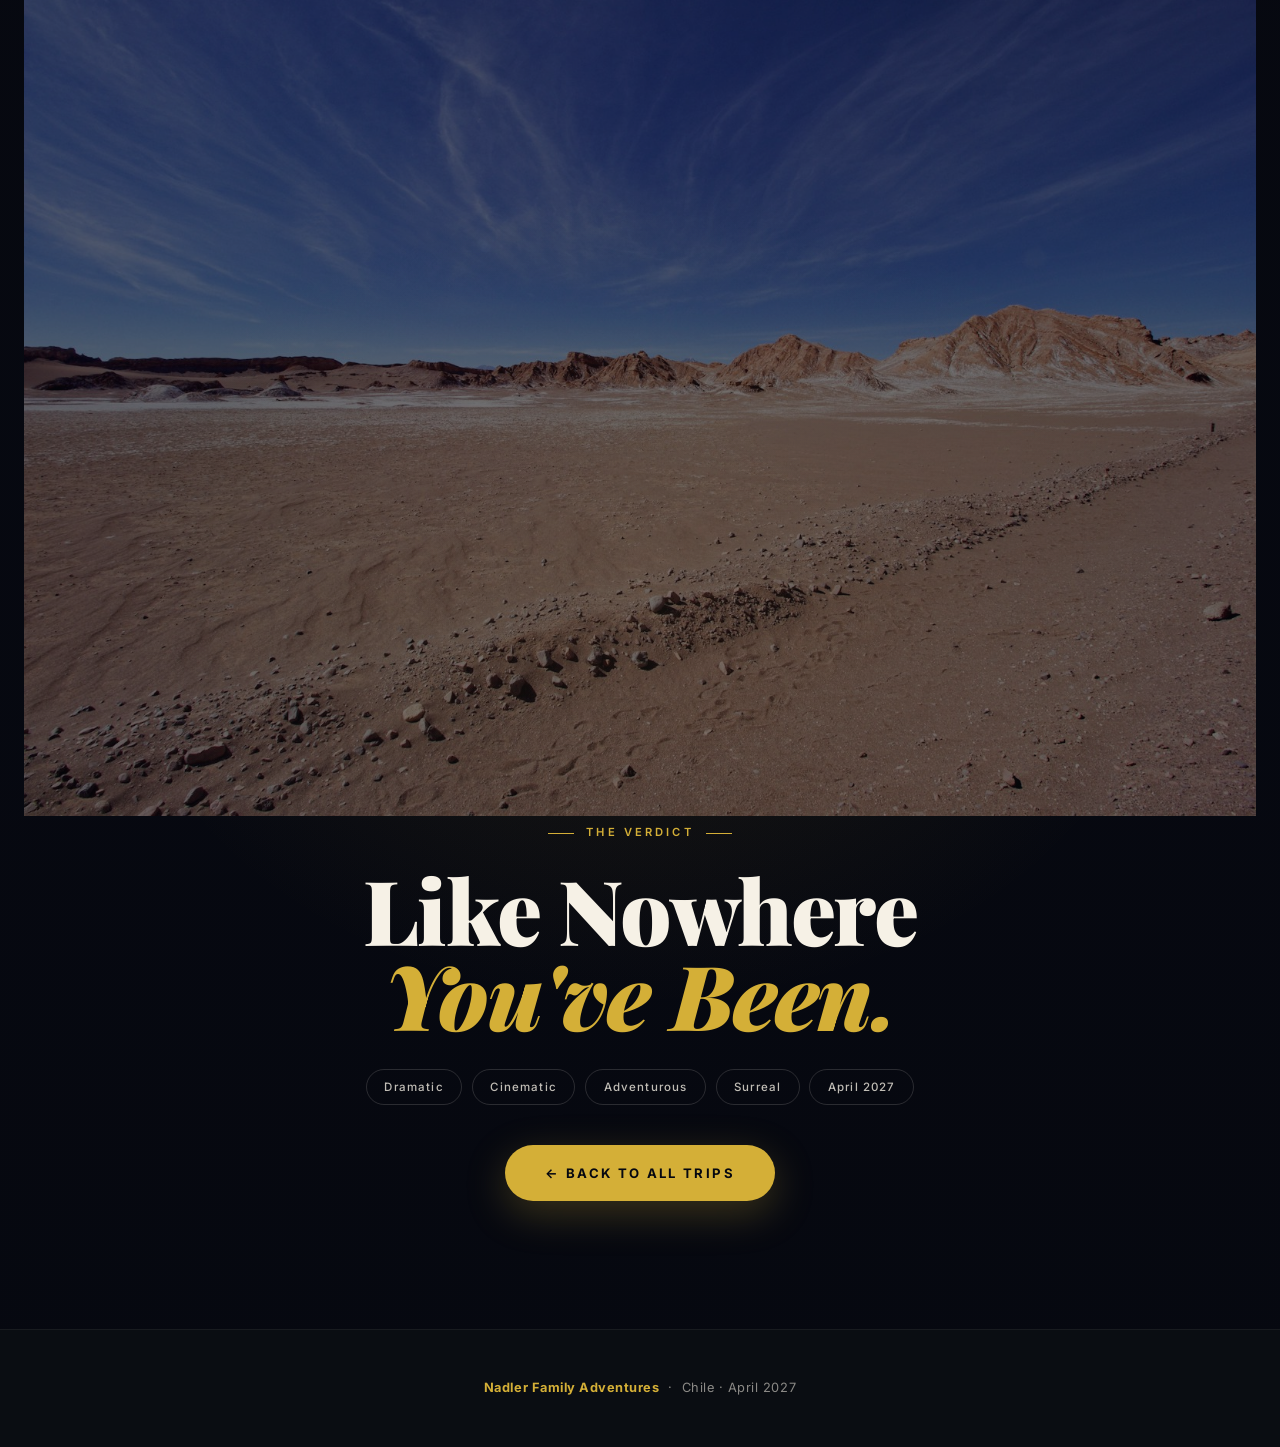
<file: trips/chile.html>
<!DOCTYPE html>
<html lang="en">
<head>
  <meta charset="UTF-8">
  <meta name="viewport" content="width=device-width, initial-scale=1.0">
  <title>Chile 2027 — Nadler Family Adventures</title>
  <link rel="preconnect" href="https://fonts.googleapis.com">
  <link rel="preconnect" href="https://fonts.gstatic.com" crossorigin>
  <link rel="stylesheet" href="../css/styles.css">
  <style>
    .hero-animate { opacity: 0; transform: translateY(28px); transition: opacity 0.9s cubic-bezier(0.16,1,0.3,1), transform 0.9s cubic-bezier(0.16,1,0.3,1); }
  </style>
</head>
<body>

  <nav class="site-nav" role="navigation">
    <span class="nav-brand">Nadler Family <em>Adventures</em></span>
    <a href="../index.html" class="nav-back">All Trips</a>
  </nav>

  <header class="hero" role="banner">
    <img class="hero-photo" data-fade src="../images/photos/atacama_1.jpg" alt="">
    <div class="hero-overlay" aria-hidden="true"></div>
    <div class="hero-content">
      <p class="hero-eyebrow hero-animate">Chile</p>
      <h1 class="hero-title hero-animate">Beneath<em>Southern Skies</em></h1>
      <p class="hero-subtitle hero-animate">A 10-night family adventure across sophisticated Santiago, quiet wine country, and the surreal Mars-like Atacama Desert.</p>
      <div class="hero-meta hero-animate">
        <div class="hero-meta-item"><span class="hero-meta-label">Dates</span><span class="hero-meta-value">April 2027</span></div>
        <div class="hero-meta-item"><span class="hero-meta-label">Duration</span><span class="hero-meta-value">10 Nights</span></div>
        <div class="hero-meta-item"><span class="hero-meta-label">Stops</span><span class="hero-meta-value">3 Chapters</span></div>
        <div class="hero-meta-item"><span class="hero-meta-label">Style</span><span class="hero-meta-value">Dramatic · Cinematic</span></div>
      </div>
    </div>
    <div class="hero-scroll-hint" aria-hidden="true"><span>Scroll</span></div>
  </header>

  <section class="stats-strip">
    <div class="stats-inner">
      <div class="stat reveal"><span class="stat-num">10</span><span class="stat-label">Nights</span></div>
      <div class="stat reveal reveal-d1"><span class="stat-num">3</span><span class="stat-label">Destinations</span></div>
      <div class="stat reveal reveal-d2"><span class="stat-num">5</span><span class="stat-label">Nights in Atacama</span></div>
      <div class="stat reveal reveal-d3"><span class="stat-num">★★★</span><span class="stat-label">World Stargazing</span></div>
      <div class="stat reveal reveal-d4"><span class="stat-num">∞</span><span class="stat-label">Mars Landscapes</span></div>
    </div>
  </section>

  <section class="section">
    <div class="container">
      <div class="section-header reveal">
        <span class="eyebrow">The Journey</span>
        <h2 class="display-lg">10 Nights. <em class="gold-italic">Three Chapters.</em></h2>
        <p class="lead">Don't overcomplicate Chile. The winning formula is Santiago → Wine Country → Atacama. Simple, well-paced, unforgettable.</p>
      </div>

      <div class="journey">
        <div class="journey-card reveal">
          <img class="journey-photo" data-fade src="../images/photos/santiago_1.jpg" alt="">
          <div class="journey-text">
            <span class="journey-day">Days 1 – 4</span>
            <div>
              <p class="journey-place">Santiago</p>
              <p class="journey-mood">Sophisticated city start</p>
              <span class="journey-nights">3 nights</span>
            </div>
          </div>
        </div>
        <div class="journey-card reveal reveal-d1">
          <img class="journey-photo" data-fade src="../images/photos/vineyard_1.jpg" alt="">
          <div class="journey-text">
            <span class="journey-day">Days 4 – 6</span>
            <div>
              <p class="journey-place">Wine Country</p>
              <p class="journey-mood">The vacation exhale</p>
              <span class="journey-nights">2 nights</span>
            </div>
          </div>
        </div>
        <div class="journey-card reveal reveal-d2">
          <img class="journey-photo" data-fade src="../images/photos/atacama_2.jpg" alt="">
          <div class="journey-text">
            <span class="journey-day">Days 6 – 11</span>
            <div>
              <p class="journey-place">Atacama Desert</p>
              <p class="journey-mood">The "wow" segment</p>
              <span class="journey-nights">5 nights</span>
            </div>
          </div>
        </div>
      </div>
    </div>
  </section>

  <section class="pull-quote">
    <div class="pull-quote-mark">"</div>
    <blockquote class="reveal">
      The Atacama is one of the <strong>most extraordinary landscapes on Earth.</strong>
    </blockquote>
  </section>

  <section class="chapter">
    <div class="chapter-grid">
      <div class="chapter-image-wrap reveal">
        <img data-fade src="../images/photos/santiago_2.jpg" alt="Santiago">
        <span class="chapter-image-tag">Lastarria</span>
      </div>
      <div class="chapter-text reveal reveal-d1">
        <p class="chapter-day">Days 1 – 4</p>
        <h2 class="chapter-title">Santiago</h2>
        <p class="chapter-mood">Andes-Backed · Sophisticated · Surprising</p>
        <p class="chapter-desc">Santiago surprises everyone. Modern restaurants, cool neighborhoods, mountains in the background — and a relaxed South American energy that makes the perfect easy landing.</p>

        <div class="hotels">
          <div class="hotel">
            <div class="hotel-thumb"><img data-fade src="../images/hotels/singular_santiago.jpg" alt=""></div>
            <a class="hotel-body" href="https://www.thesingular.com/en/santiago/" target="_blank" rel="noopener noreferrer">
              <p class="hotel-name">The Singular Santiago <span class="hotel-tag">Best Overall</span> <span class="hotel-ext" aria-hidden="true">↗</span></p>
              <p class="hotel-desc">Stylish boutique luxury in Lastarria.</p>
            </a>
          </div>
          <div class="hotel">
            <div class="hotel-thumb"><img data-fade src="../images/hotels/mandarin_santiago.jpg" alt=""></div>
            <a class="hotel-body" href="https://www.mandarinoriental.com/en/santiago/las-condes" target="_blank" rel="noopener noreferrer">
              <p class="hotel-name">Mandarin Oriental Santiago <span class="hotel-tag">Polished</span> <span class="hotel-ext" aria-hidden="true">↗</span></p>
              <p class="hotel-desc">Resort feel with serious polish.</p>
            </a>
          </div>
          <div class="hotel">
            <div class="hotel-thumb"><img data-fade src="../images/hotels/hotel_magnolia_2.jpg" alt=""></div>
            <a class="hotel-body" href="https://www.hotelmagnolia.cl/en/" target="_blank" rel="noopener noreferrer">
              <p class="hotel-name">Hotel Magnolia <span class="hotel-tag">Boutique</span> <span class="hotel-ext" aria-hidden="true">↗</span></p>
              <p class="hotel-desc">Beautiful smaller boutique option.</p>
            </a>
          </div>
        </div>

        <ul class="bullets" style="margin-top:1.5rem;">
          <li><div><strong>Lastarria Neighborhood</strong><span>Walk it on arrival day — cobblestones, cafés, easy.</span></div></li>
          <li><div><strong>Plaza de Armas &amp; Sky Costanera</strong><span>Old town + the tallest viewpoint in South America.</span></div></li>
          <li><div><strong><a class="ext-link" href="https://www.parquemet.cl/en/" target="_blank" rel="noopener noreferrer">Funicular up San Cristóbal</a></strong><span>Optional. Best city panorama.</span></div></li>
          <li><div><strong>Guided Andes Day Trip</strong><span>Mountain viewpoints, horseback, hot springs. Sets the visual tone of the whole trip.</span></div></li>
        </ul>
      </div>
    </div>

    <div class="mosaic">
      <div class="mosaic-cell m-wide reveal">
        <img data-fade src="../images/photos/andes_1.jpg" alt="">
        <div class="mosaic-label"><small>Day Trip</small>The Andes</div>
      </div>
      <div class="mosaic-cell m-sml reveal reveal-d1">
        <img data-fade src="../images/photos/santiago_3.jpg" alt="">
        <div class="mosaic-label"><small>Skyline</small>Santiago</div>
      </div>
      <div class="mosaic-cell m-sml reveal reveal-d2">
        <img data-fade src="../images/photos/santiago_4.jpg" alt="">
        <div class="mosaic-label"><small>Streets</small>Lastarria</div>
      </div>
      <div class="mosaic-cell m-md reveal reveal-d3">
        <img data-fade src="../images/photos/andes_2.jpg" alt="">
        <div class="mosaic-label"><small>Mountains</small>Andes Views</div>
      </div>
      <div class="mosaic-cell m-md reveal reveal-d4">
        <img data-fade src="../images/photos/santiago_5.jpg" alt="">
        <div class="mosaic-label"><small>Architecture</small>Old Santiago</div>
      </div>
    </div>
  </section>

  <div class="strip">
    <img data-fade src="../images/photos/vineyard_2.jpg" alt="">
    <div class="strip-overlay">
      <p class="strip-eyebrow">Days 4 – 6</p>
      <h3 class="strip-title">Wine <em>Country</em></h3>
    </div>
  </div>

  <section class="chapter chapter-reverse chapter-alt">
    <div class="chapter-grid">
      <div class="chapter-image-wrap reveal">
        <img data-fade src="../images/photos/vineyard_3.jpg" alt="Chilean vineyard">
        <span class="chapter-image-tag">Colchagua Valley</span>
      </div>
      <div class="chapter-text reveal reveal-d1">
        <p class="chapter-day">Days 4 – 6</p>
        <h2 class="chapter-title">The Exhale</h2>
        <p class="chapter-mood">Slow Down · Eat Well · Float</p>
        <p class="chapter-desc">Head to Colchagua or Casablanca Valley. Vineyard tours, bike rides, pool afternoons, long meals — this is the segment that resets everyone.</p>

        <div class="hotels">
          <div class="hotel">
            <div class="hotel-thumb"><img data-fade src="../images/hotels/clos_apalta.jpg" alt=""></div>
            <a class="hotel-body" href="https://www.closapalta.com/" target="_blank" rel="noopener noreferrer">
              <p class="hotel-name">Clos Apalta Residence <span class="hotel-tag">Most Beautiful</span> <span class="hotel-ext" aria-hidden="true">↗</span></p>
              <p class="hotel-desc">Intimate luxury inside one of Chile's great wineries.</p>
            </a>
          </div>
          <div class="hotel">
            <div class="hotel-thumb"><img data-fade src="../images/hotels/vik_chile.jpg" alt=""></div>
            <a class="hotel-body" href="https://www.vikretreats.com/vik-chile" target="_blank" rel="noopener noreferrer">
              <p class="hotel-name">Vik Chile <span class="hotel-tag">Iconic</span> <span class="hotel-ext" aria-hidden="true">↗</span></p>
              <p class="hotel-desc">One of the coolest hotels in South America. Visually spectacular.</p>
            </a>
          </div>
        </div>

        <ul class="bullets" style="margin-top:1.5rem;">
          <li><div><strong>Scenic Drive from Santiago</strong><span>The road there is part of the experience.</span></div></li>
          <li><div><strong>Vineyard Tours &amp; Tastings</strong><span>Carménère and big Chilean reds at the source.</span></div></li>
          <li><div><strong>Bike Through the Valleys</strong><span>Easy, beautiful, perfect family pace.</span></div></li>
          <li><div><strong>Pool &amp; Spa Time</strong><span>Built-in downtime before the Atacama wow.</span></div></li>
        </ul>
      </div>
    </div>
  </section>

  <div class="strip">
    <img data-fade src="../images/photos/valle_luna_1.jpg" alt="">
    <div class="strip-overlay">
      <p class="strip-eyebrow">Days 6 – 11</p>
      <h3 class="strip-title">The <em>Atacama</em></h3>
    </div>
  </div>

  <section class="chapter">
    <div class="chapter-grid">
      <div class="chapter-image-wrap reveal">
        <img data-fade src="../images/photos/atacama_3.jpg" alt="Atacama Desert">
        <span class="chapter-image-tag">San Pedro de Atacama</span>
      </div>
      <div class="chapter-text reveal reveal-d1">
        <p class="chapter-day">Days 6 – 11</p>
        <h2 class="chapter-title">The Atacama Desert</h2>
        <p class="chapter-mood">Mars on Earth · Endless Skies · Pure WOW</p>
        <p class="chapter-desc">Fly Santiago → Calama, then transfer to San Pedro. Five full nights to slowly absorb what is genuinely one of the most extraordinary landscapes on Earth — salt flats, volcanoes, flamingos, geothermal fields, and the world's best stargazing.</p>

        <div class="hotels">
          <div class="hotel">
            <div class="hotel-thumb"><img data-fade src="../images/hotels/tierra_atacama.jpg" alt=""></div>
            <a class="hotel-body" href="https://www.tierrahotels.com/atacama/" target="_blank" rel="noopener noreferrer">
              <p class="hotel-name">Tierra Atacama <span class="hotel-tag">Family Favorite</span> <span class="hotel-ext" aria-hidden="true">↗</span></p>
              <p class="hotel-desc">Excellent guided experiences. The best family pick.</p>
            </a>
          </div>
          <div class="hotel">
            <div class="hotel-thumb"><img data-fade src="../images/hotels/explora_atacama.jpg" alt=""></div>
            <a class="hotel-body" href="https://www.explora.com/hotels-and-travesias/atacama-desert/" target="_blank" rel="noopener noreferrer">
              <p class="hotel-name">Explora Atacama <span class="hotel-tag">Adventure-Luxe</span> <span class="hotel-ext" aria-hidden="true">↗</span></p>
              <p class="hotel-desc">All-inclusive, expedition-style luxury.</p>
            </a>
          </div>
          <div class="hotel">
            <div class="hotel-thumb"><img data-fade src="../images/hotels/nayara_alto_atacama.jpg" alt=""></div>
            <a class="hotel-body" href="https://www.nayaraaltoatacama.com/" target="_blank" rel="noopener noreferrer">
              <p class="hotel-name">Nayara Alto Atacama <span class="hotel-tag">Relaxed</span> <span class="hotel-ext" aria-hidden="true">↗</span></p>
              <p class="hotel-desc">Beautiful setting, more chilled vibe.</p>
            </a>
          </div>
        </div>

        <ul class="bullets" style="margin-top:1.5rem;">
          <li><div><strong>Valle de la Luna</strong><span>Moon Valley at sunset — top-3 moment of the trip.</span></div></li>
          <li><div><strong>Altiplanic Lagoons</strong><span>Turquoise lakes, flamingos, volcano scenery.</span></div></li>
          <li><div><strong>El Tatio Geysers</strong><span>Pre-dawn drive into geothermal steam fields.</span></div></li>
          <li><div><strong>World-Class Stargazing</strong><span>One of the clearest night skies on the planet. Core family memory.</span></div></li>
          <li><div><strong>Flex Adventure Day</strong><span>Horseback, biking, salt flats, hot springs — or just the resort.</span></div></li>
        </ul>
      </div>
    </div>

    <div class="mosaic">
      <div class="mosaic-cell m-tall reveal">
        <img data-fade src="../images/photos/valle_luna_2.jpg" alt="">
        <div class="mosaic-label"><small>Iconic</small>Valle de la Luna</div>
      </div>
      <div class="mosaic-cell m-1x1 reveal reveal-d1">
        <img data-fade src="../images/photos/stargazing_1.jpg" alt="">
        <div class="mosaic-label"><small>Night Sky</small>Atacama Stars</div>
      </div>
      <div class="mosaic-cell m-1x1 reveal reveal-d2">
        <img data-fade src="../images/photos/flamingo_1.jpg" alt="">
        <div class="mosaic-label"><small>Lagoons</small>Andean Flamingos</div>
      </div>
      <div class="mosaic-cell m-1x1 reveal reveal-d3">
        <img data-fade src="../images/photos/geysers_1.jpg" alt="">
        <div class="mosaic-label"><small>Pre-Dawn</small>El Tatio Geysers</div>
      </div>
      <div class="mosaic-cell m-1x1 reveal reveal-d4">
        <img data-fade src="../images/photos/salt_flats_1.jpg" alt="">
        <div class="mosaic-label"><small>White Earth</small>Salar de Atacama</div>
      </div>
      <div class="mosaic-cell m-wide reveal reveal-d5">
        <img data-fade src="../images/photos/atacama_4.jpg" alt="">
        <div class="mosaic-label"><small>Wilderness</small>Desert Roads</div>
      </div>
      <div class="mosaic-cell m-sml reveal reveal-d5">
        <img data-fade src="../images/photos/stargazing_2.jpg" alt="">
        <div class="mosaic-label"><small>Sky</small>Milky Way</div>
      </div>
      <div class="mosaic-cell m-sml reveal reveal-d5">
        <img data-fade src="../images/photos/valle_luna_3.jpg" alt="">
        <div class="mosaic-label"><small>Sunset</small>Moon Valley</div>
      </div>
      <div class="mosaic-cell m-sml reveal reveal-d5">
        <img data-fade src="../images/photos/atacama_5.jpg" alt="">
        <div class="mosaic-label"><small>Mars Earth</small>Atacama</div>
      </div>
    </div>
  </section>

  <section class="section">
    <div class="container">
      <div class="section-header reveal">
        <span class="eyebrow">Why It Works</span>
        <h2 class="display-lg">Genuinely <em class="gold-italic">Different.</em></h2>
      </div>
      <div class="family-grid">
        <div class="family-card reveal">
          <span class="family-card-icon">👨‍👩</span>
          <h3 class="family-card-title">For Adults</h3>
          <ul>
            <li>Premium without being flashy</li>
            <li>World-class wine + food scene</li>
            <li>Surreal scenery at every stop</li>
            <li>Minimal crowds, real exhale</li>
          </ul>
        </div>
        <div class="family-card reveal reveal-d1">
          <span class="family-card-icon">🧒</span>
          <h3 class="family-card-title">For Kids</h3>
          <ul>
            <li>Mars-like Valle de la Luna</li>
            <li>Telescopes &amp; world-class stars</li>
            <li>Horseback &amp; salt-flat adventures</li>
            <li>Flamingos and volcanoes</li>
          </ul>
        </div>
        <div class="family-card reveal reveal-d2">
          <span class="family-card-icon">✨</span>
          <h3 class="family-card-title">For Everyone</h3>
          <ul>
            <li>Not "Europe but again"</li>
            <li>City + wine + nature in one trip</li>
            <li>Great pacing, never overpacked</li>
            <li>Genuinely cinematic memories</li>
          </ul>
        </div>
      </div>
    </div>
  </section>

  <section class="verdict">
    <img class="verdict-photo" data-fade src="../images/photos/valle_luna_1.jpg" alt="">
    <p class="eyebrow reveal">The Verdict</p>
    <h2 class="verdict-title reveal reveal-d1">Like Nowhere<em>You've Been.</em></h2>
    <div class="verdict-tags reveal reveal-d2">
      <span class="verdict-tag">Dramatic</span>
      <span class="verdict-tag">Cinematic</span>
      <span class="verdict-tag">Adventurous</span>
      <span class="verdict-tag">Surreal</span>
      <span class="verdict-tag">April 2027</span>
    </div>
    <a href="../index.html" class="verdict-cta reveal reveal-d3">← Back to All Trips</a>
  </section>

  <footer class="footer">
    <strong>Nadler Family Adventures</strong> &nbsp;·&nbsp; Chile · April 2027
  </footer>

  <script src="../js/main.js"></script>
</body>
</html>
</file>
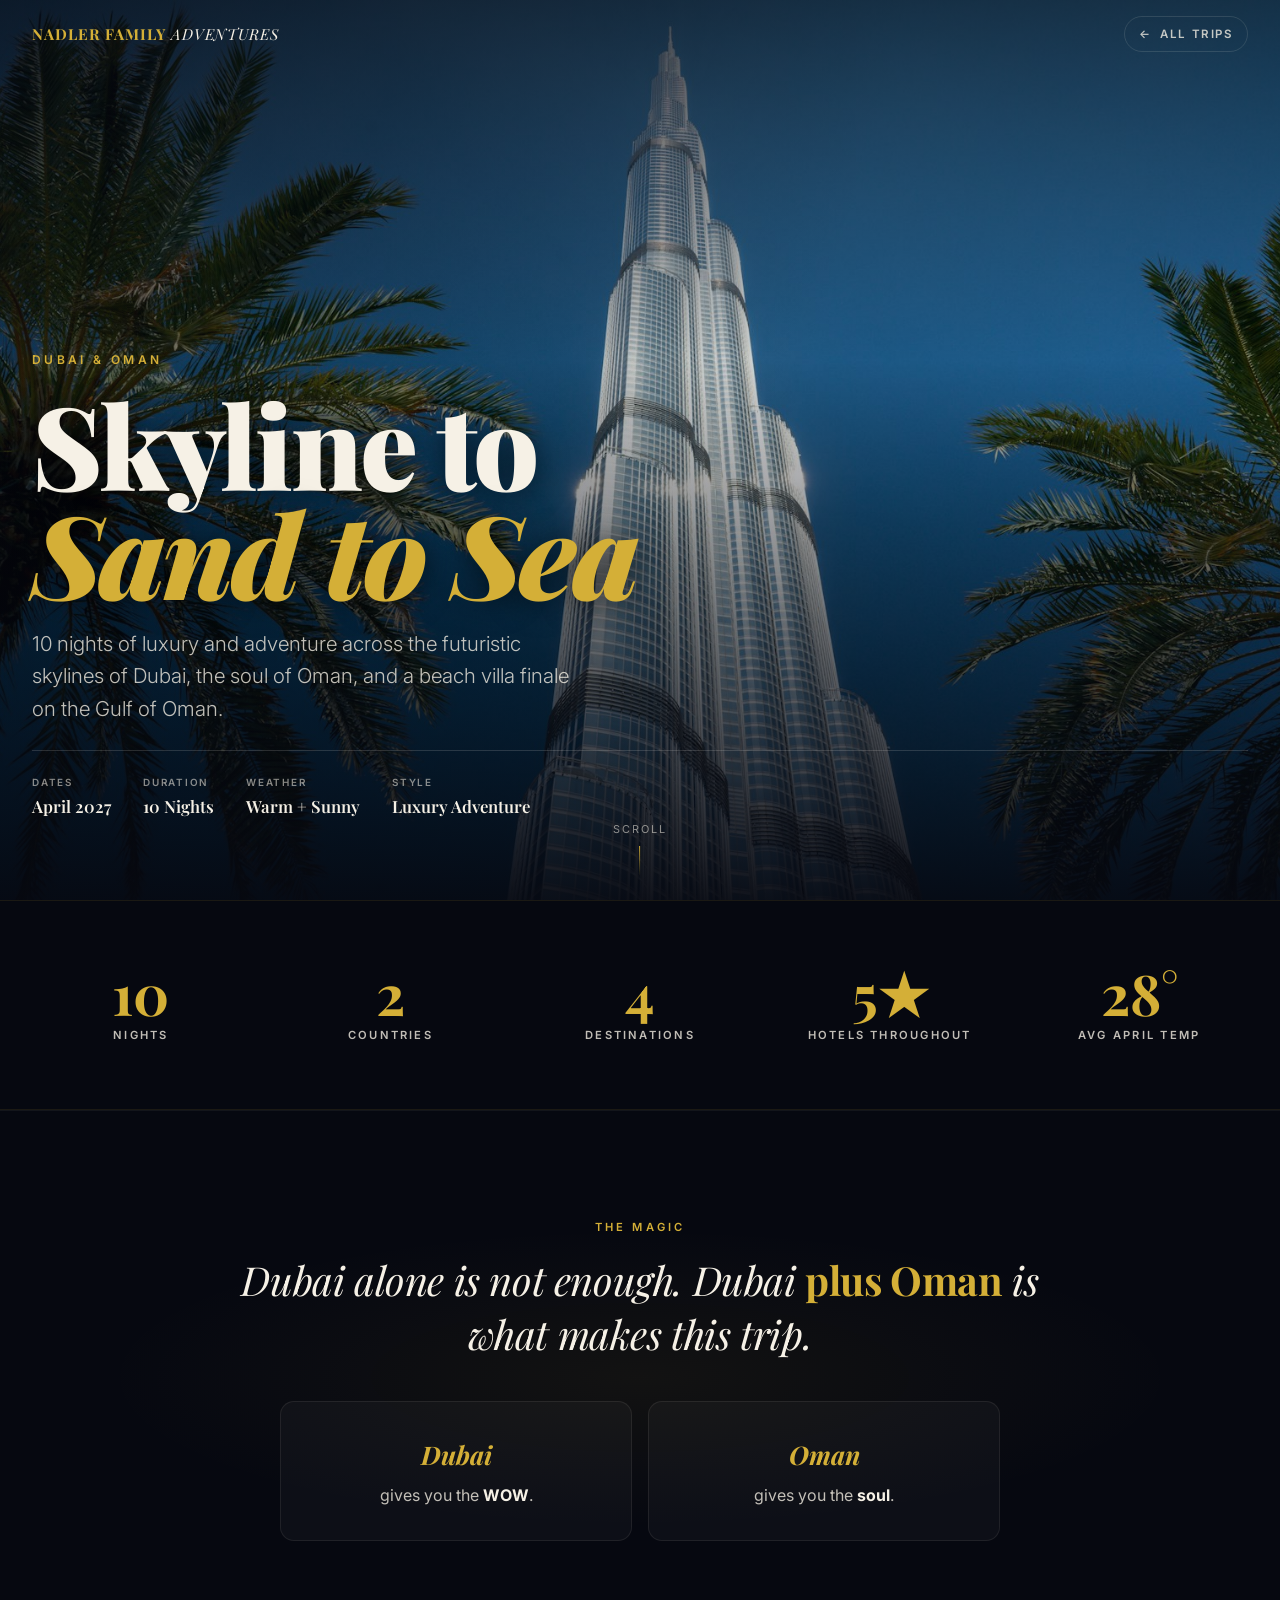
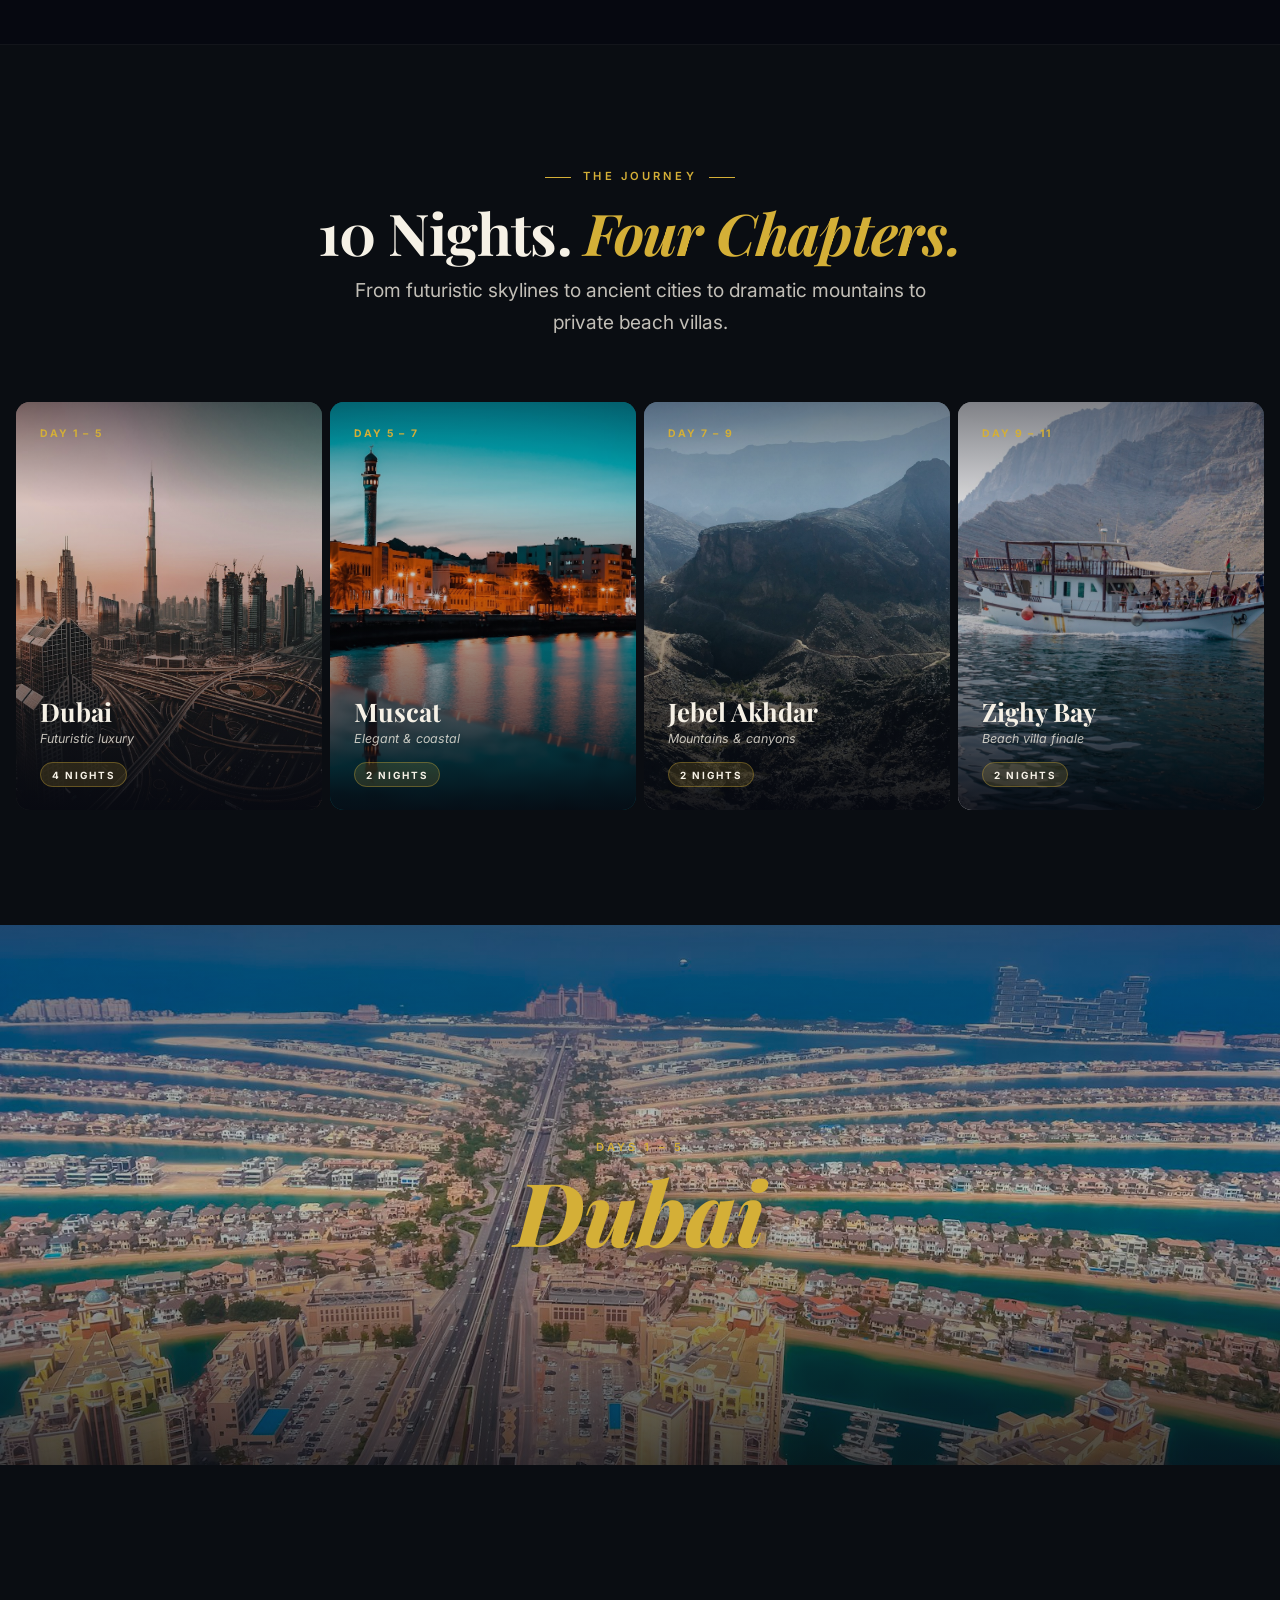
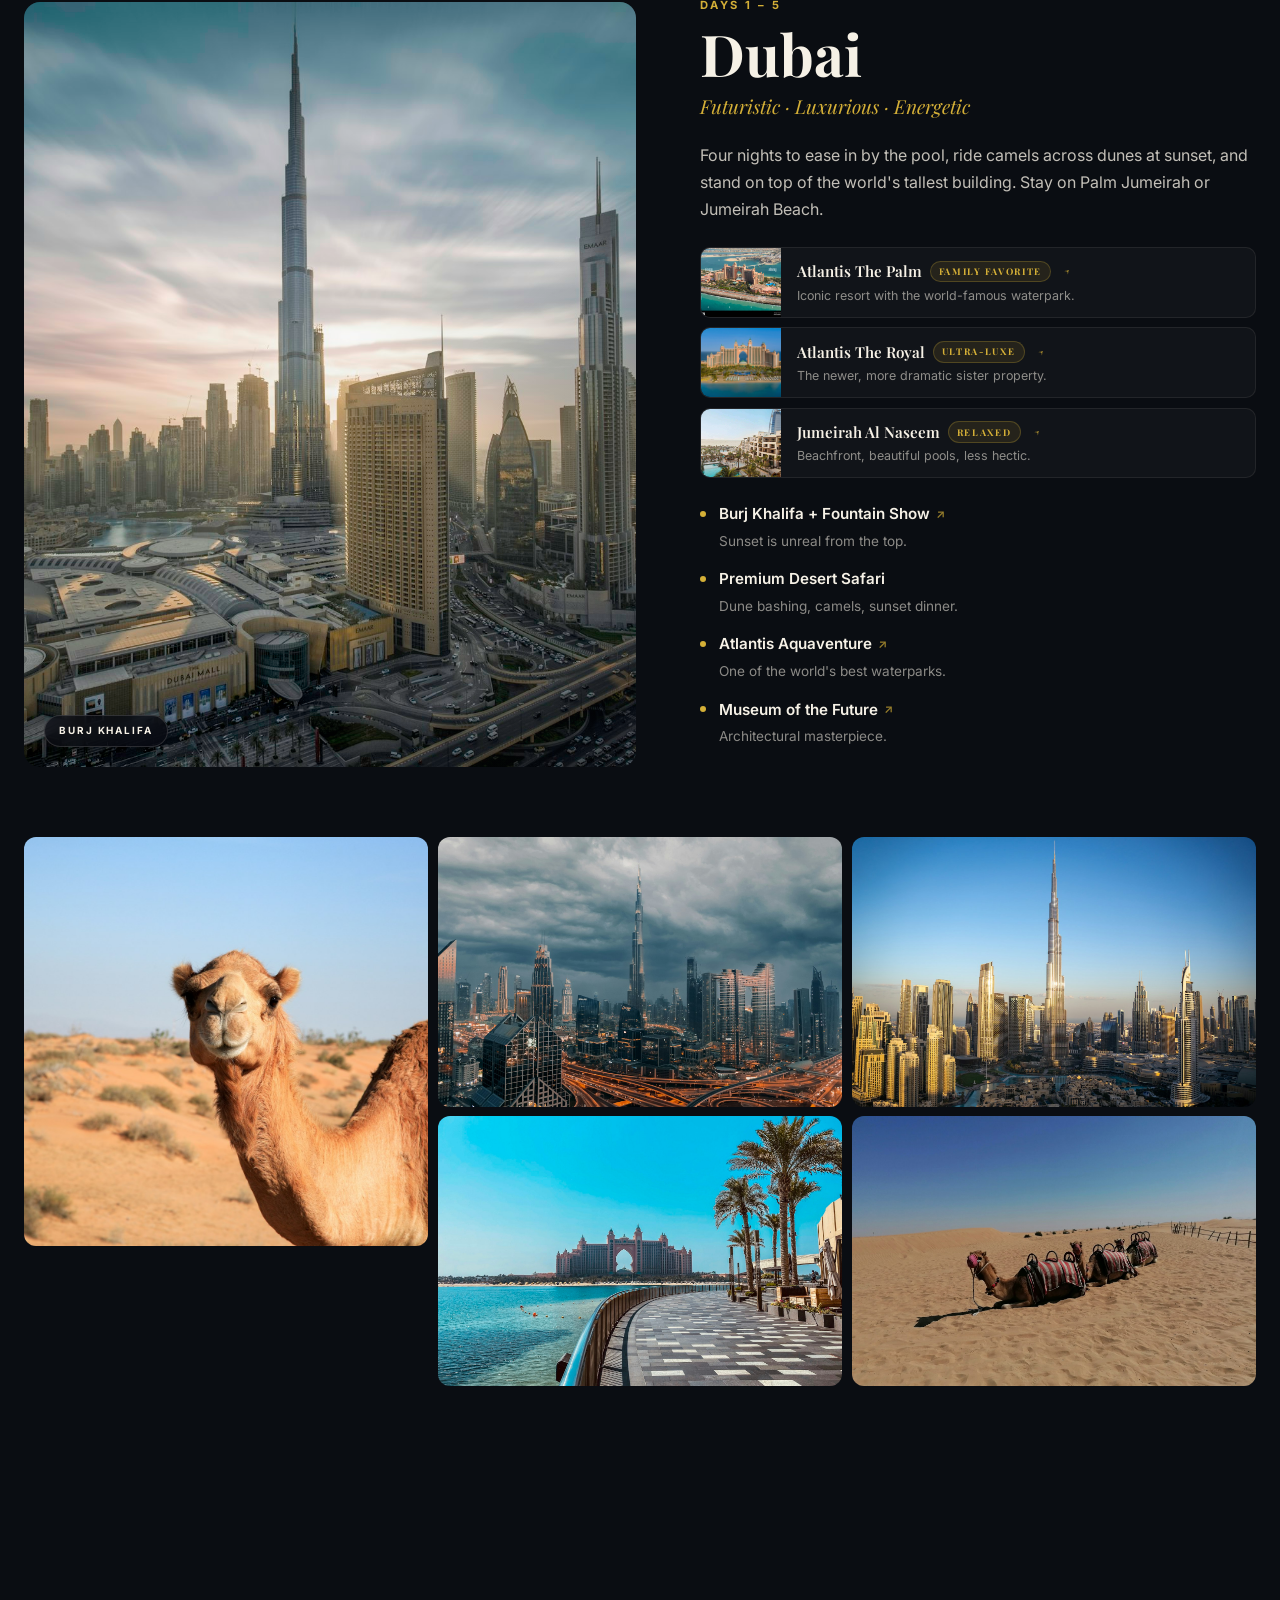
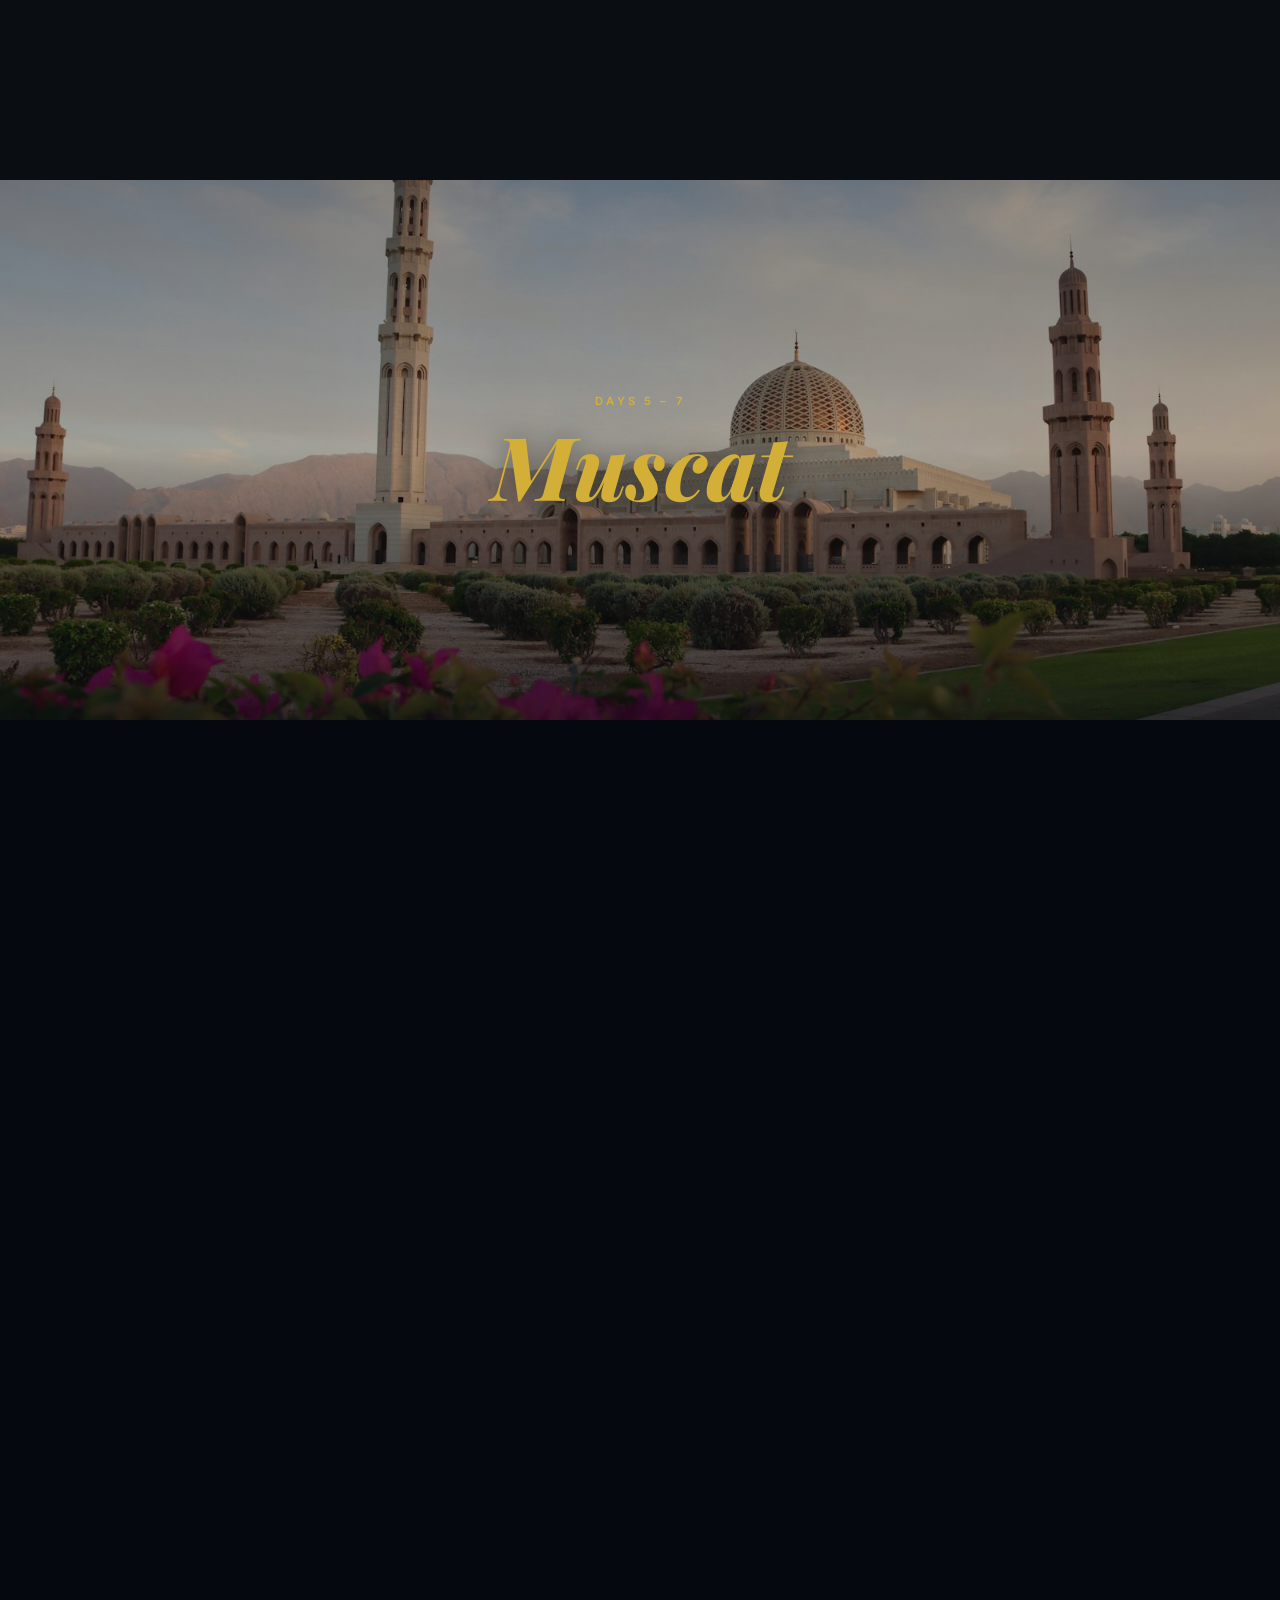
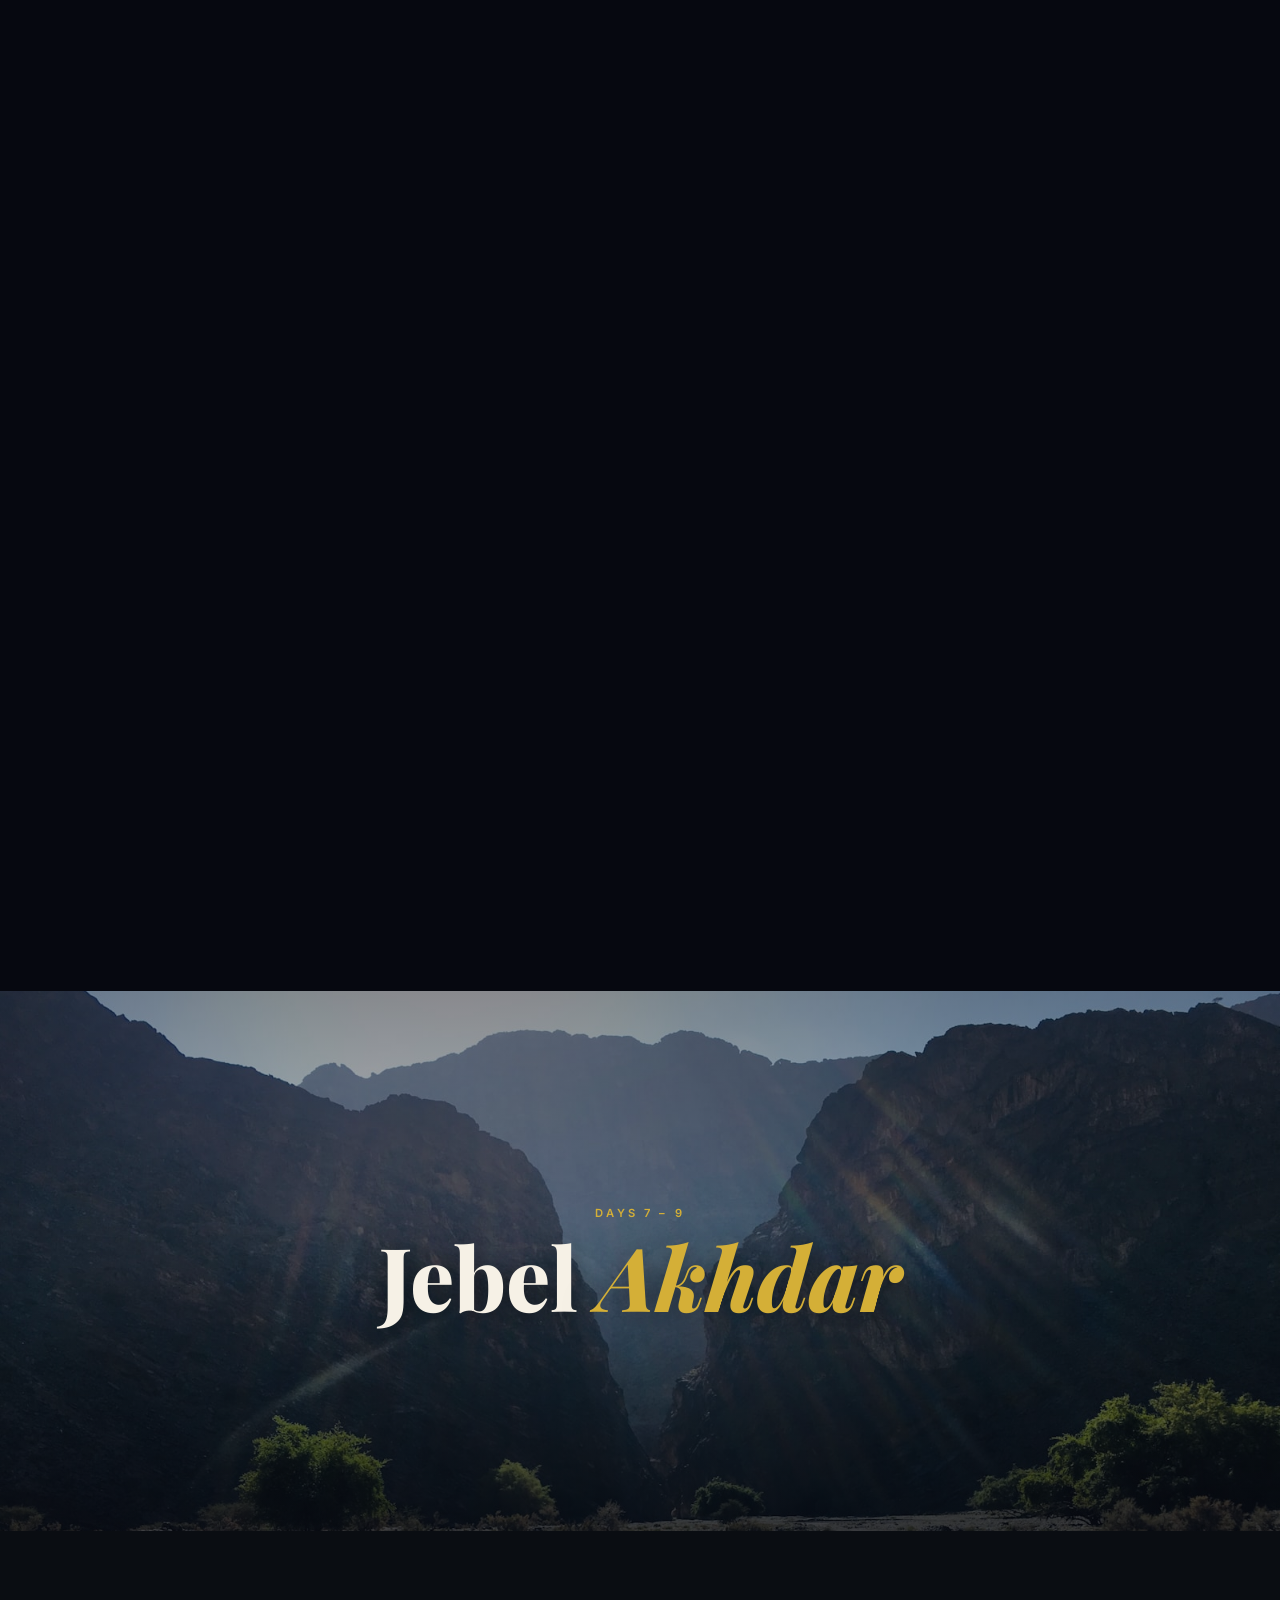
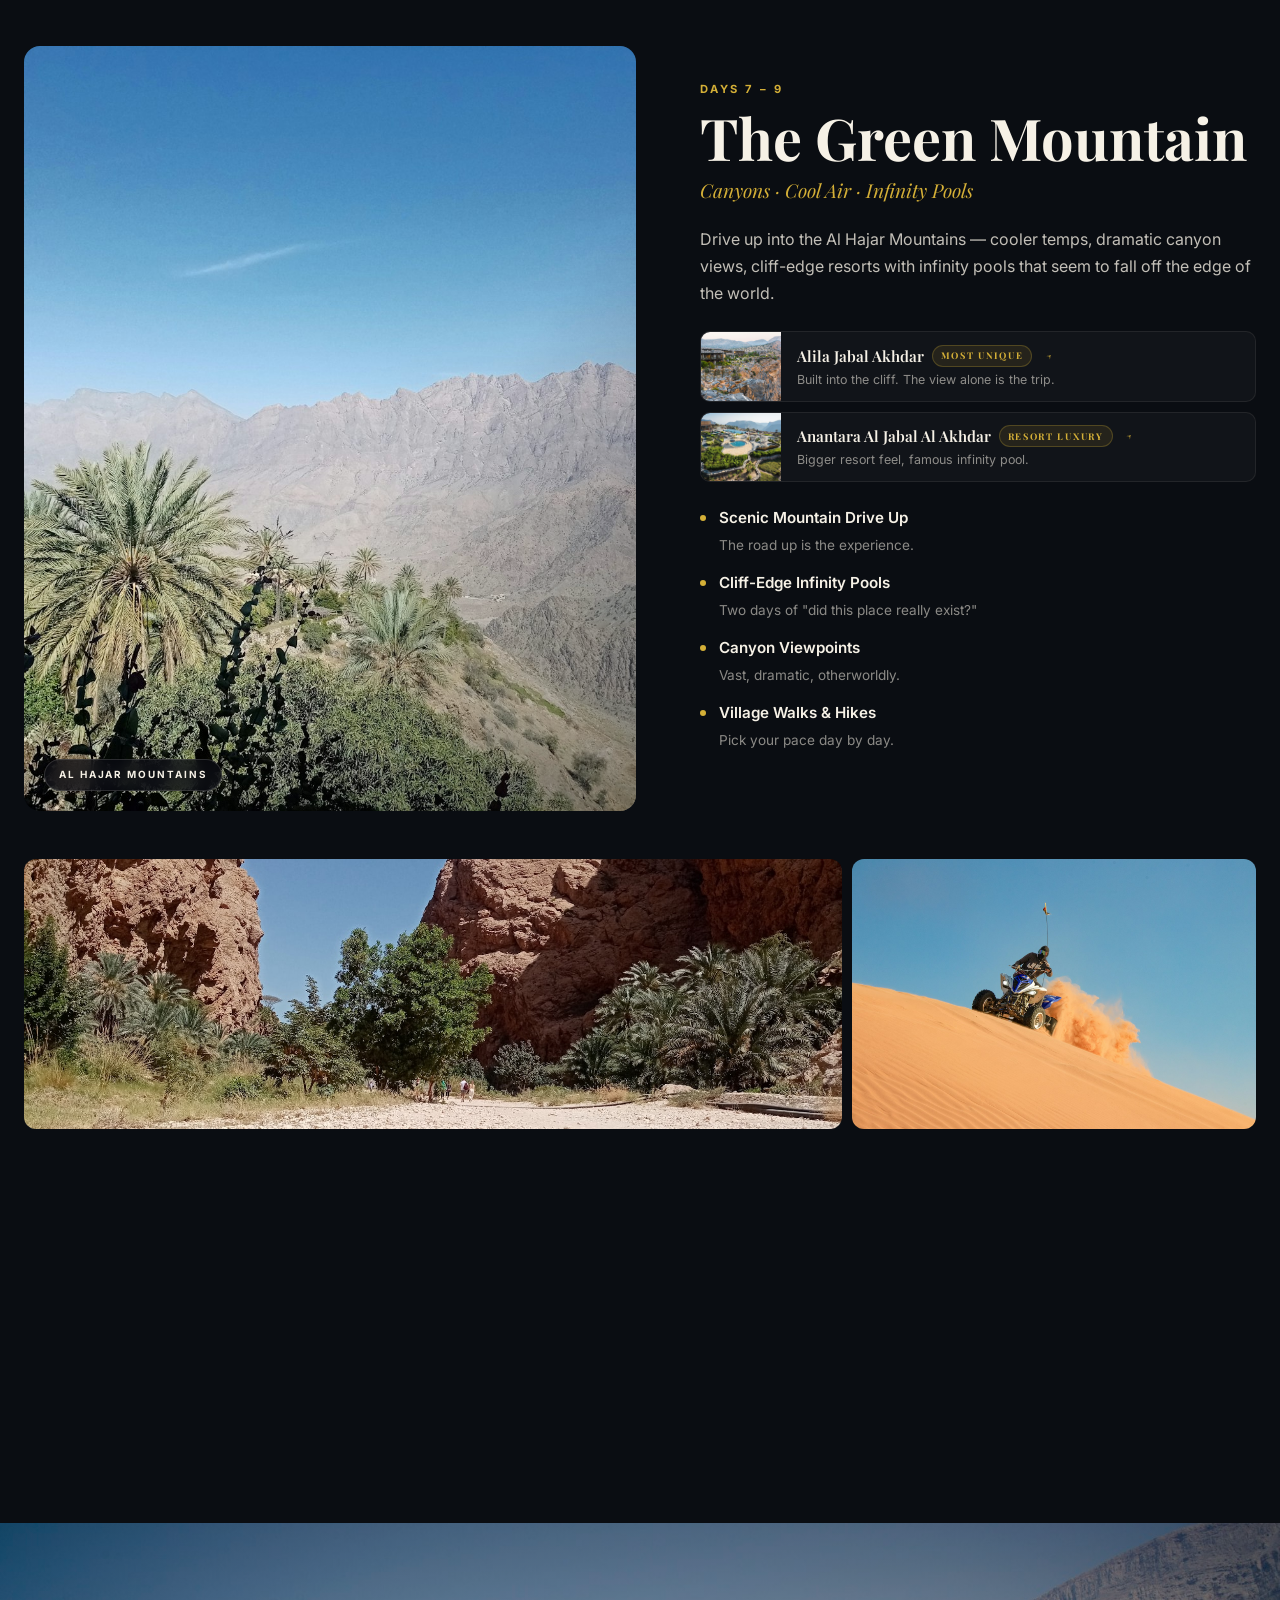
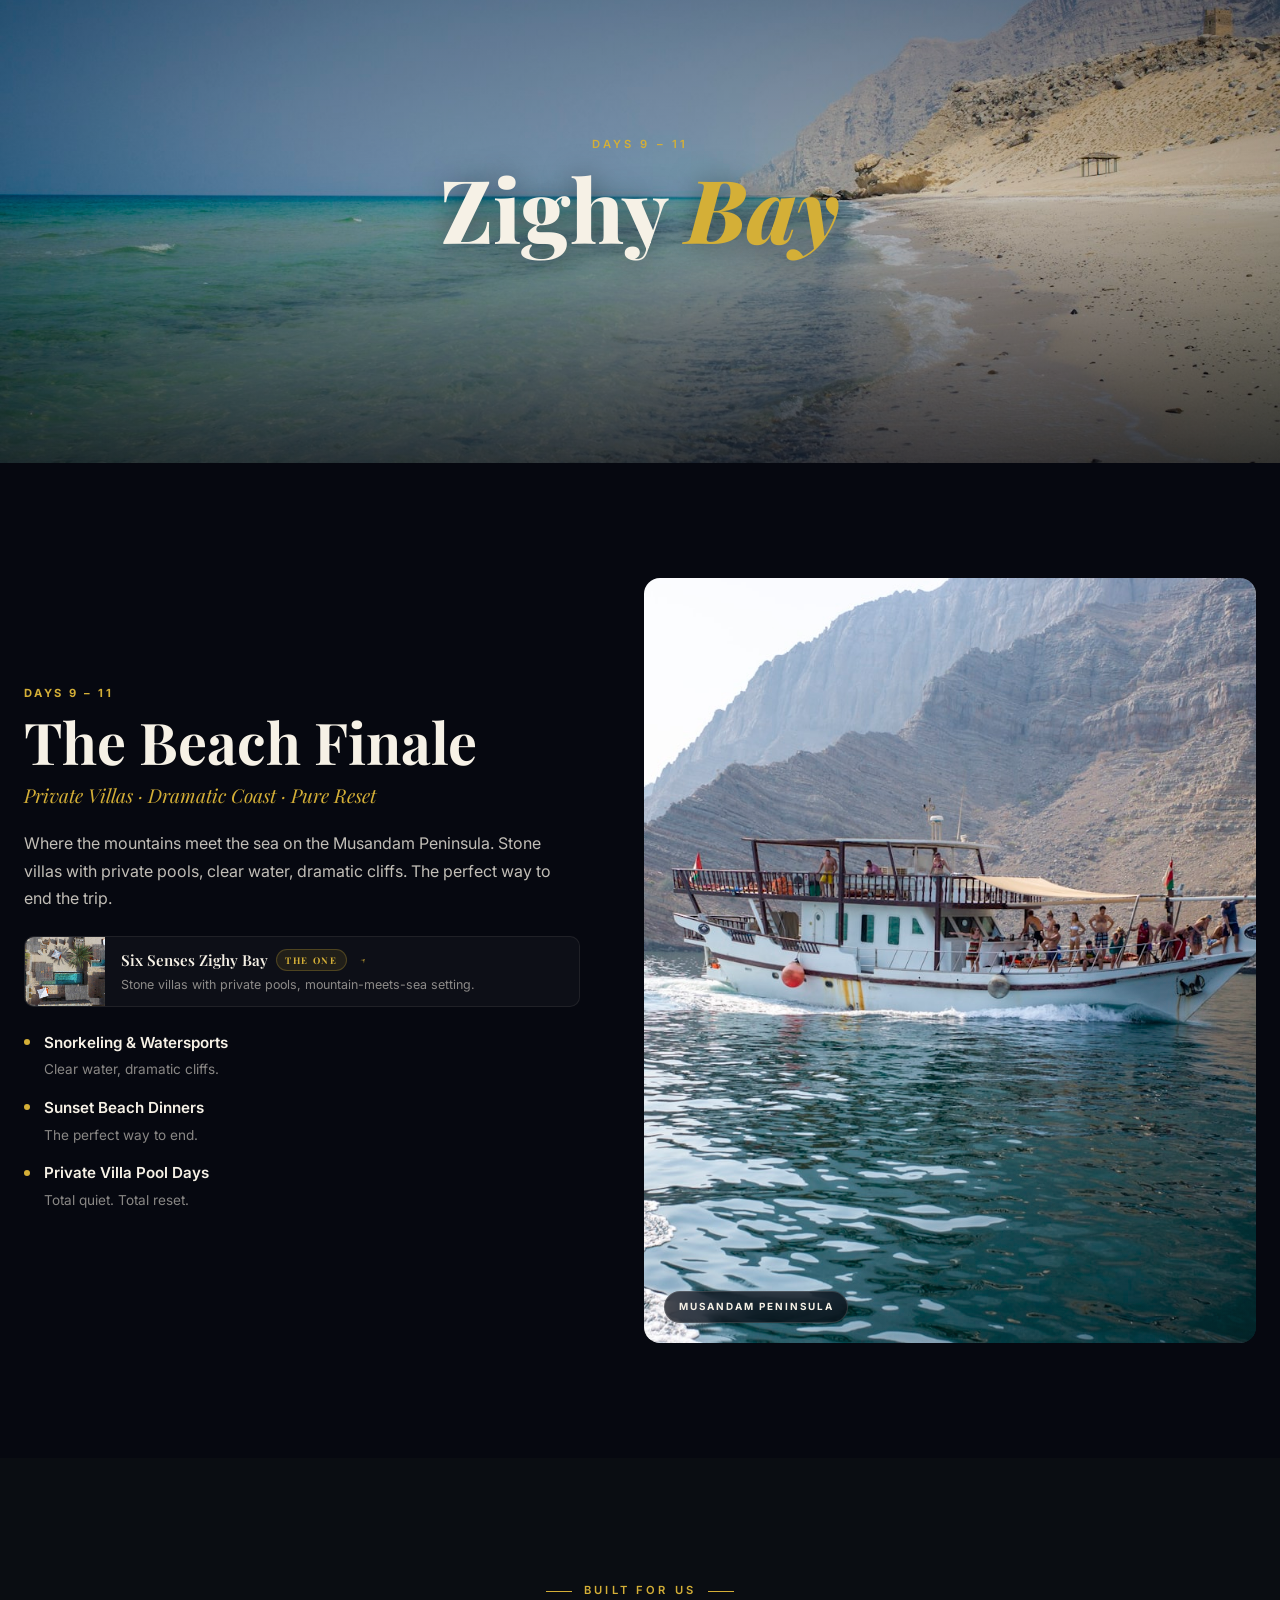
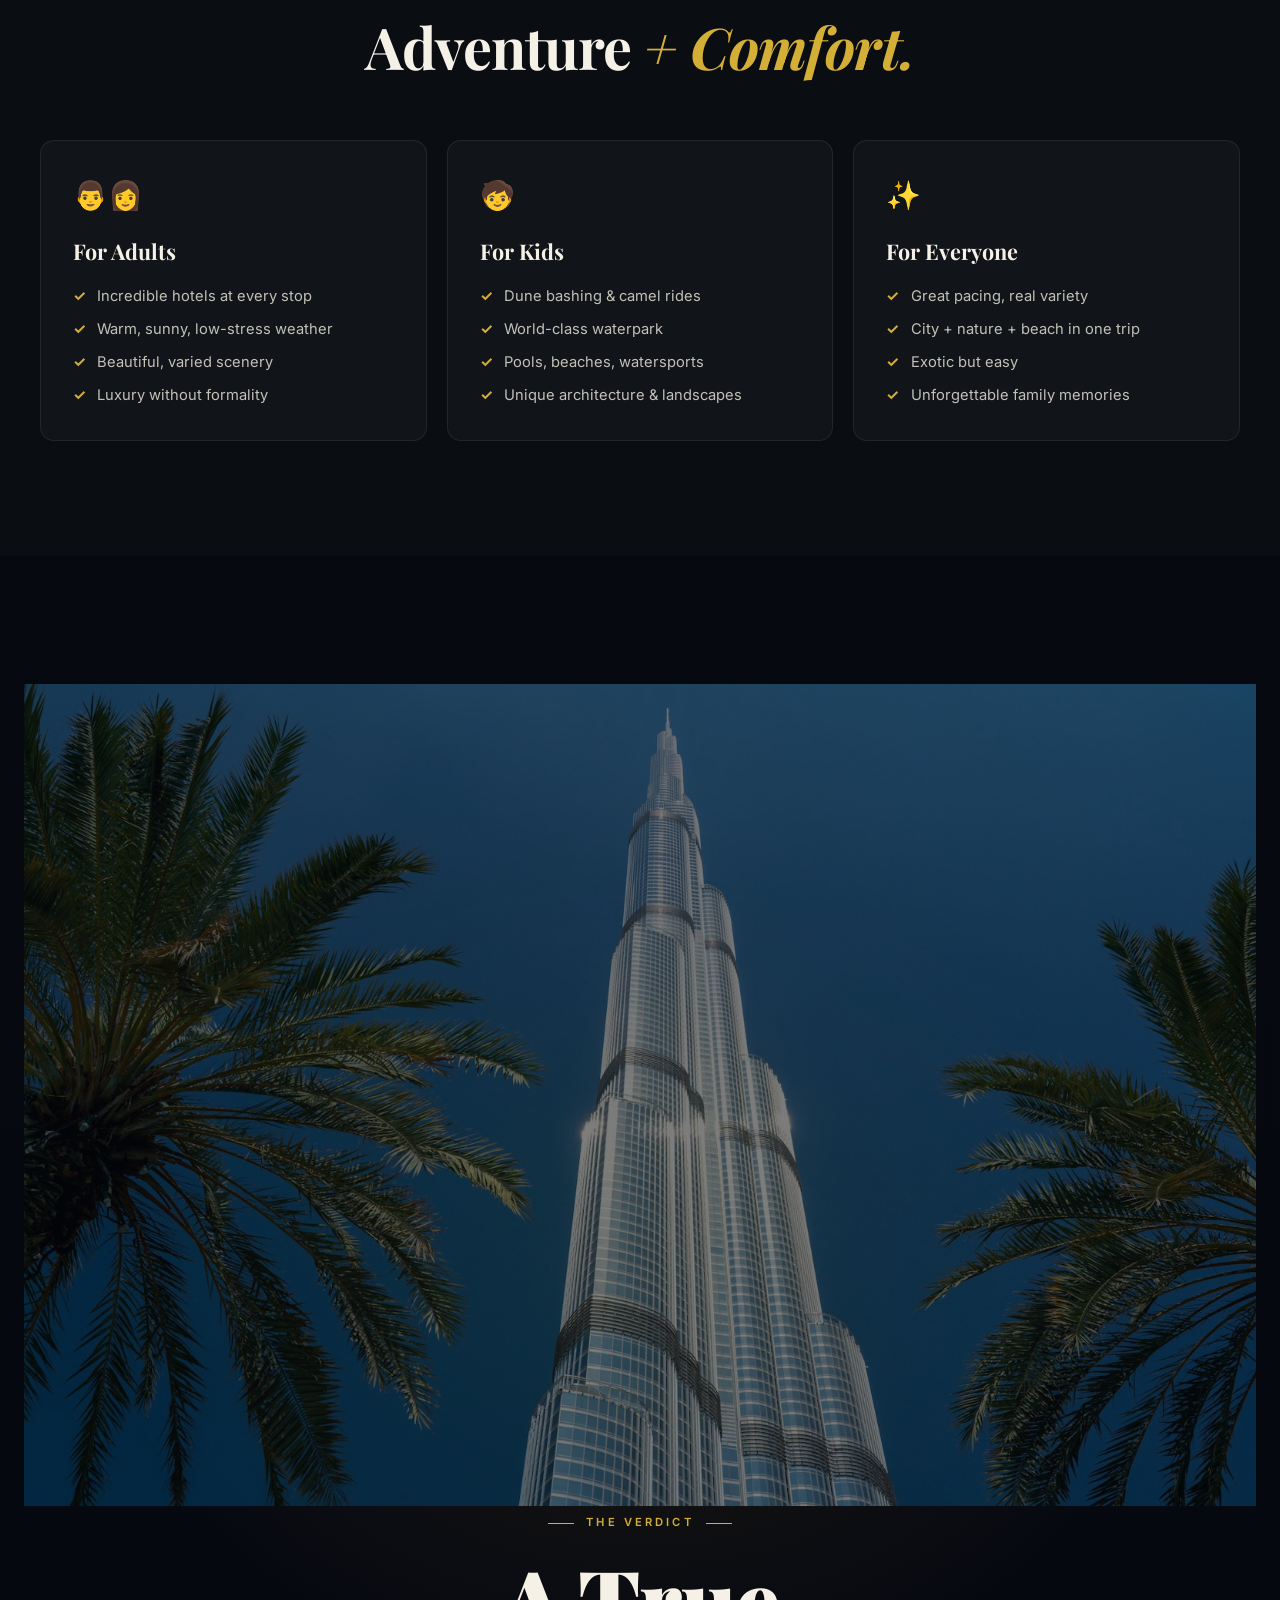
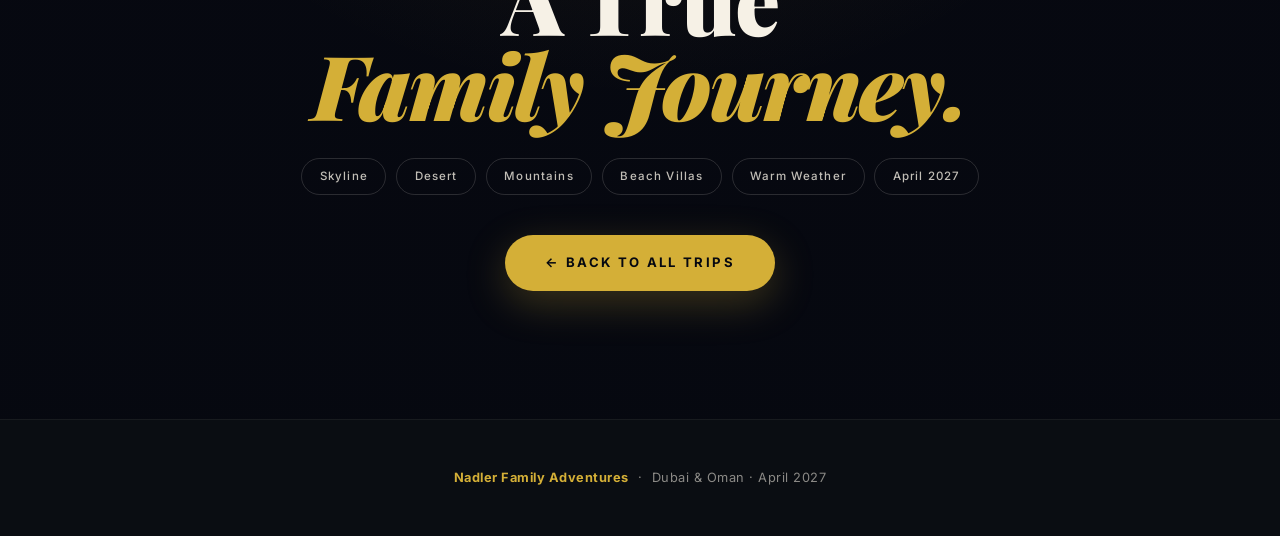
<file: trips/dubai-oman.html>
<!DOCTYPE html>
<html lang="en">
<head>
  <meta charset="UTF-8">
  <meta name="viewport" content="width=device-width, initial-scale=1.0">
  <title>Dubai & Oman 2027 — Nadler Family Adventures</title>
  <link rel="preconnect" href="https://fonts.googleapis.com">
  <link rel="preconnect" href="https://fonts.gstatic.com" crossorigin>
  <link rel="stylesheet" href="../css/styles.css">
  <style>
    .hero-animate { opacity: 0; transform: translateY(28px); transition: opacity 0.9s cubic-bezier(0.16,1,0.3,1), transform 0.9s cubic-bezier(0.16,1,0.3,1); }
    .magic-pair { display: grid; grid-template-columns: 1fr 1fr; gap: 1rem; max-width: 720px; margin: 2.5rem auto 0; }
    .magic-pair-item { padding: 2rem 1.5rem; background: rgba(246,241,230,0.03); border: 1px solid rgba(246,241,230,0.08); border-radius: 14px; text-align: center; }
    .magic-pair-item .place { font-family: var(--font-display); font-size: 1.6rem; font-weight: 700; color: var(--gold); margin-bottom: 0.5rem; font-style: italic; }
    .magic-pair-item .desc { color: var(--cream-dim); }
    .magic-pair-item .desc strong { color: var(--cream); }
    @media (max-width: 600px) { .magic-pair { grid-template-columns: 1fr; } }
  </style>
</head>
<body>

  <nav class="site-nav" role="navigation">
    <span class="nav-brand">Nadler Family <em>Adventures</em></span>
    <a href="../index.html" class="nav-back">All Trips</a>
  </nav>

  <header class="hero" role="banner">
    <img class="hero-photo" data-fade src="../images/photos/burj_1.jpg" alt="">
    <div class="hero-overlay" aria-hidden="true"></div>
    <div class="hero-content">
      <p class="hero-eyebrow hero-animate">Dubai &amp; Oman</p>
      <h1 class="hero-title hero-animate">Skyline to<em>Sand to Sea</em></h1>
      <p class="hero-subtitle hero-animate">10 nights of luxury and adventure across the futuristic skylines of Dubai, the soul of Oman, and a beach villa finale on the Gulf of Oman.</p>
      <div class="hero-meta hero-animate">
        <div class="hero-meta-item"><span class="hero-meta-label">Dates</span><span class="hero-meta-value">April 2027</span></div>
        <div class="hero-meta-item"><span class="hero-meta-label">Duration</span><span class="hero-meta-value">10 Nights</span></div>
        <div class="hero-meta-item"><span class="hero-meta-label">Weather</span><span class="hero-meta-value">Warm + Sunny</span></div>
        <div class="hero-meta-item"><span class="hero-meta-label">Style</span><span class="hero-meta-value">Luxury Adventure</span></div>
      </div>
    </div>
    <div class="hero-scroll-hint" aria-hidden="true"><span>Scroll</span></div>
  </header>

  <section class="stats-strip">
    <div class="stats-inner">
      <div class="stat reveal"><span class="stat-num">10</span><span class="stat-label">Nights</span></div>
      <div class="stat reveal reveal-d1"><span class="stat-num">2</span><span class="stat-label">Countries</span></div>
      <div class="stat reveal reveal-d2"><span class="stat-num">4</span><span class="stat-label">Destinations</span></div>
      <div class="stat reveal reveal-d3"><span class="stat-num">5★</span><span class="stat-label">Hotels Throughout</span></div>
      <div class="stat reveal reveal-d4"><span class="stat-num">28°</span><span class="stat-label">Avg April Temp</span></div>
    </div>
  </section>

  <section class="pull-quote">
    <span class="eyebrow reveal" style="display:inline-block;margin-bottom:1rem;">The Magic</span>
    <blockquote class="reveal reveal-d1" style="margin-bottom:0;">
      Dubai alone is not enough. Dubai <strong>plus Oman</strong> is what makes this trip.
    </blockquote>
    <div class="magic-pair reveal reveal-d2">
      <div class="magic-pair-item">
        <p class="place">Dubai</p>
        <p class="desc">gives you the <strong>WOW</strong>.</p>
      </div>
      <div class="magic-pair-item">
        <p class="place">Oman</p>
        <p class="desc">gives you the <strong>soul</strong>.</p>
      </div>
    </div>
  </section>

  <section class="section">
    <div class="container">
      <div class="section-header reveal">
        <span class="eyebrow">The Journey</span>
        <h2 class="display-lg">10 Nights. <em class="gold-italic">Four Chapters.</em></h2>
        <p class="lead">From futuristic skylines to ancient cities to dramatic mountains to private beach villas.</p>
      </div>

      <div class="journey">
        <div class="journey-card reveal">
          <img class="journey-photo" data-fade src="../images/photos/dubai_1.jpg" alt="">
          <div class="journey-text">
            <span class="journey-day">Day 1 – 5</span>
            <div>
              <p class="journey-place">Dubai</p>
              <p class="journey-mood">Futuristic luxury</p>
              <span class="journey-nights">4 nights</span>
            </div>
          </div>
        </div>
        <div class="journey-card reveal reveal-d1">
          <img class="journey-photo" data-fade src="../images/photos/muscat_1.jpg" alt="">
          <div class="journey-text">
            <span class="journey-day">Day 5 – 7</span>
            <div>
              <p class="journey-place">Muscat</p>
              <p class="journey-mood">Elegant &amp; coastal</p>
              <span class="journey-nights">2 nights</span>
            </div>
          </div>
        </div>
        <div class="journey-card reveal reveal-d2">
          <img class="journey-photo" data-fade src="../images/photos/oman_mountains_1.jpg" alt="">
          <div class="journey-text">
            <span class="journey-day">Day 7 – 9</span>
            <div>
              <p class="journey-place">Jebel Akhdar</p>
              <p class="journey-mood">Mountains &amp; canyons</p>
              <span class="journey-nights">2 nights</span>
            </div>
          </div>
        </div>
        <div class="journey-card reveal reveal-d3">
          <img class="journey-photo" data-fade src="../images/photos/musandam_1.jpg" alt="">
          <div class="journey-text">
            <span class="journey-day">Day 9 – 11</span>
            <div>
              <p class="journey-place">Zighy Bay</p>
              <p class="journey-mood">Beach villa finale</p>
              <span class="journey-nights">2 nights</span>
            </div>
          </div>
        </div>
      </div>
    </div>
  </section>

  <div class="strip">
    <img data-fade src="../images/photos/palm_jumeirah_1.jpg" alt="">
    <div class="strip-overlay">
      <p class="strip-eyebrow">Days 1 – 5</p>
      <h3 class="strip-title"><em>Dubai</em></h3>
    </div>
  </div>

  <section class="chapter">
    <div class="chapter-grid">
      <div class="chapter-image-wrap reveal">
        <img data-fade src="../images/photos/burj_2.jpg" alt="Burj Khalifa">
        <span class="chapter-image-tag">Burj Khalifa</span>
      </div>
      <div class="chapter-text reveal reveal-d1">
        <p class="chapter-day">Days 1 – 5</p>
        <h2 class="chapter-title">Dubai</h2>
        <p class="chapter-mood">Futuristic · Luxurious · Energetic</p>
        <p class="chapter-desc">Four nights to ease in by the pool, ride camels across dunes at sunset, and stand on top of the world's tallest building. Stay on Palm Jumeirah or Jumeirah Beach.</p>

        <div class="hotels">
          <div class="hotel">
            <div class="hotel-thumb"><img data-fade src="../images/hotels/atlantis_palm.jpg" alt=""></div>
            <a class="hotel-body" href="https://www.atlantis.com/atlantis-the-palm" target="_blank" rel="noopener noreferrer">
              <p class="hotel-name">Atlantis The Palm <span class="hotel-tag">Family Favorite</span> <span class="hotel-ext" aria-hidden="true">↗</span></p>
              <p class="hotel-desc">Iconic resort with the world-famous waterpark.</p>
            </a>
          </div>
          <div class="hotel">
            <div class="hotel-thumb"><img data-fade src="../images/hotels/atlantis_royal.jpg" alt=""></div>
            <a class="hotel-body" href="https://www.atlantis.com/atlantis-the-royal" target="_blank" rel="noopener noreferrer">
              <p class="hotel-name">Atlantis The Royal <span class="hotel-tag">Ultra-Luxe</span> <span class="hotel-ext" aria-hidden="true">↗</span></p>
              <p class="hotel-desc">The newer, more dramatic sister property.</p>
            </a>
          </div>
          <div class="hotel">
            <div class="hotel-thumb"><img data-fade src="../images/hotels/jumeirah_al_naseem.jpg" alt=""></div>
            <a class="hotel-body" href="https://www.jumeirah.com/en/stay/dubai/jumeirah-al-naseem" target="_blank" rel="noopener noreferrer">
              <p class="hotel-name">Jumeirah Al Naseem <span class="hotel-tag">Relaxed</span> <span class="hotel-ext" aria-hidden="true">↗</span></p>
              <p class="hotel-desc">Beachfront, beautiful pools, less hectic.</p>
            </a>
          </div>
        </div>

        <ul class="bullets" style="margin-top:1.5rem;">
          <li><div><strong><a class="ext-link" href="https://www.burjkhalifa.ae/" target="_blank" rel="noopener noreferrer">Burj Khalifa + Fountain Show</a></strong><span>Sunset is unreal from the top.</span></div></li>
          <li><div><strong>Premium Desert Safari</strong><span>Dune bashing, camels, sunset dinner.</span></div></li>
          <li><div><strong><a class="ext-link" href="https://www.atlantis.com/atlantis-the-palm/aquaventure" target="_blank" rel="noopener noreferrer">Atlantis Aquaventure</a></strong><span>One of the world's best waterparks.</span></div></li>
          <li><div><strong><a class="ext-link" href="https://museumofthefuture.ae/" target="_blank" rel="noopener noreferrer">Museum of the Future</a></strong><span>Architectural masterpiece.</span></div></li>
        </ul>
      </div>
    </div>

    <div class="mosaic">
      <div class="mosaic-cell m-tall reveal">
        <img data-fade src="../images/photos/desert_1.jpg" alt="">
        <div class="mosaic-label"><small>Safari</small>Desert Dunes</div>
      </div>
      <div class="mosaic-cell m-1x1 reveal reveal-d1">
        <img data-fade src="../images/photos/dubai_2.jpg" alt="">
        <div class="mosaic-label"><small>Skyline</small>Dubai at Dusk</div>
      </div>
      <div class="mosaic-cell m-1x1 reveal reveal-d2">
        <img data-fade src="../images/photos/burj_3.jpg" alt="">
        <div class="mosaic-label"><small>Iconic</small>Burj Khalifa</div>
      </div>
      <div class="mosaic-cell m-1x1 reveal reveal-d3">
        <img data-fade src="../images/photos/palm_jumeirah_3.jpg" alt="">
        <div class="mosaic-label"><small>From Above</small>Palm Jumeirah</div>
      </div>
      <div class="mosaic-cell m-1x1 reveal reveal-d4">
        <img data-fade src="../images/photos/desert_2.jpg" alt="">
        <div class="mosaic-label"><small>Adventure</small>Sunset Safari</div>
      </div>
      <div class="mosaic-cell m-1x1 reveal reveal-d5">
        <img data-fade src="../images/photos/atlantis_3.jpg" alt="">
        <div class="mosaic-label"><small>Resort</small>Atlantis</div>
      </div>
      <div class="mosaic-cell m-1x1 reveal reveal-d5">
        <img data-fade src="../images/photos/dubai_3.jpg" alt="">
        <div class="mosaic-label"><small>City</small>Dubai</div>
      </div>
      <div class="mosaic-cell m-1x1 reveal reveal-d5">
        <img data-fade src="../images/photos/desert_3.jpg" alt="">
        <div class="mosaic-label"><small>Camels</small>Bedouin Adventure</div>
      </div>
    </div>
  </section>

  <div class="strip">
    <img data-fade src="../images/photos/qaboos_mosque_1.jpg" alt="">
    <div class="strip-overlay">
      <p class="strip-eyebrow">Days 5 – 7</p>
      <h3 class="strip-title"><em>Muscat</em></h3>
    </div>
  </div>

  <section class="chapter chapter-reverse chapter-alt">
    <div class="chapter-grid">
      <div class="chapter-image-wrap reveal">
        <img data-fade src="../images/photos/qaboos_mosque_2.jpg" alt="Sultan Qaboos Mosque">
        <span class="chapter-image-tag">Sultan Qaboos Grand Mosque</span>
      </div>
      <div class="chapter-text reveal reveal-d1">
        <p class="chapter-day">Days 5 – 7</p>
        <h2 class="chapter-title">Muscat, Oman</h2>
        <p class="chapter-mood">Authentic · Elegant · Coastal</p>
        <p class="chapter-desc">Just a 1-hour flight changes everything. Sandstone city of palaces, mosques, and seaside seafood. A complete reset of pace and tone.</p>

        <div class="hotels">
          <div class="hotel">
            <div class="hotel-thumb"><img data-fade src="../images/hotels/al_bustan_palace.jpg" alt=""></div>
            <a class="hotel-body" href="https://www.ritzcarlton.com/en/hotels/mctrz-al-bustan-palace-a-ritz-carlton-hotel/" target="_blank" rel="noopener noreferrer">
              <p class="hotel-name">Al Bustan Palace Ritz-Carlton <span class="hotel-tag">Best Overall</span> <span class="hotel-ext" aria-hidden="true">↗</span></p>
              <p class="hotel-desc">Legendary Omani palace setting.</p>
            </a>
          </div>
          <div class="hotel">
            <div class="hotel-thumb"><img data-fade src="../images/hotels/chedi_muscat.jpg" alt=""></div>
            <a class="hotel-body" href="https://www.ghmhotels.com/en/chedi-muscat/" target="_blank" rel="noopener noreferrer">
              <p class="hotel-name">The Chedi Muscat <span class="hotel-tag">Sophisticated</span> <span class="hotel-ext" aria-hidden="true">↗</span></p>
              <p class="hotel-desc">Quiet, design-led luxury with serene pools.</p>
            </a>
          </div>
        </div>

        <ul class="bullets" style="margin-top:1.5rem;">
          <li><div><strong><a class="ext-link" href="https://www.sultanqaboosgrandmosque.gov.om/" target="_blank" rel="noopener noreferrer">Sultan Qaboos Grand Mosque</a></strong><span>One of the world's most beautiful mosques.</span></div></li>
          <li><div><strong>Mutrah Corniche &amp; Souk</strong><span>Coastal walk + atmospheric market.</span></div></li>
          <li><div><strong>Seaside Seafood Dinner</strong><span>Fresh, local, perfect.</span></div></li>
        </ul>
      </div>
    </div>

    <div class="mosaic">
      <div class="mosaic-cell m-wide reveal">
        <img data-fade src="../images/photos/qaboos_mosque_3.jpg" alt="">
        <div class="mosaic-label"><small>Sacred</small>The Grand Mosque</div>
      </div>
      <div class="mosaic-cell m-sml reveal reveal-d1">
        <img data-fade src="../images/photos/qaboos_mosque_4.jpg" alt="">
        <div class="mosaic-label"><small>Interior</small>Persian Carpet</div>
      </div>
      <div class="mosaic-cell m-sml reveal reveal-d2">
        <img data-fade src="../images/photos/muscat_4.jpg" alt="">
        <div class="mosaic-label"><small>City</small>Old Muscat</div>
      </div>
      <div class="mosaic-cell m-md reveal reveal-d3">
        <img data-fade src="../images/photos/qaboos_mosque_5.jpg" alt="">
        <div class="mosaic-label"><small>Architecture</small>Domes &amp; Light</div>
      </div>
      <div class="mosaic-cell m-md reveal reveal-d4">
        <img data-fade src="../images/photos/wadi_1.jpg" alt="">
        <div class="mosaic-label"><small>Nature</small>Wadi Pools</div>
      </div>
    </div>
  </section>

  <div class="strip">
    <img data-fade src="../images/photos/oman_mountains_2.jpg" alt="">
    <div class="strip-overlay">
      <p class="strip-eyebrow">Days 7 – 9</p>
      <h3 class="strip-title">Jebel <em>Akhdar</em></h3>
    </div>
  </div>

  <section class="chapter">
    <div class="chapter-grid">
      <div class="chapter-image-wrap reveal">
        <img data-fade src="../images/photos/oman_mountains_3.jpg" alt="Jebel Akhdar">
        <span class="chapter-image-tag">Al Hajar Mountains</span>
      </div>
      <div class="chapter-text reveal reveal-d1">
        <p class="chapter-day">Days 7 – 9</p>
        <h2 class="chapter-title">The Green Mountain</h2>
        <p class="chapter-mood">Canyons · Cool Air · Infinity Pools</p>
        <p class="chapter-desc">Drive up into the Al Hajar Mountains — cooler temps, dramatic canyon views, cliff-edge resorts with infinity pools that seem to fall off the edge of the world.</p>

        <div class="hotels">
          <div class="hotel">
            <div class="hotel-thumb"><img data-fade src="../images/hotels/alila_jabal_akhdar.jpg" alt=""></div>
            <a class="hotel-body" href="https://www.alilahotels.com/jabal-akhdar" target="_blank" rel="noopener noreferrer">
              <p class="hotel-name">Alila Jabal Akhdar <span class="hotel-tag">Most Unique</span> <span class="hotel-ext" aria-hidden="true">↗</span></p>
              <p class="hotel-desc">Built into the cliff. The view alone is the trip.</p>
            </a>
          </div>
          <div class="hotel">
            <div class="hotel-thumb"><img data-fade src="../images/hotels/anantara_jabal_akhdar.jpg" alt=""></div>
            <a class="hotel-body" href="https://www.anantara.com/en/jabal-akhdar" target="_blank" rel="noopener noreferrer">
              <p class="hotel-name">Anantara Al Jabal Al Akhdar <span class="hotel-tag">Resort Luxury</span> <span class="hotel-ext" aria-hidden="true">↗</span></p>
              <p class="hotel-desc">Bigger resort feel, famous infinity pool.</p>
            </a>
          </div>
        </div>

        <ul class="bullets" style="margin-top:1.5rem;">
          <li><div><strong>Scenic Mountain Drive Up</strong><span>The road up is the experience.</span></div></li>
          <li><div><strong>Cliff-Edge Infinity Pools</strong><span>Two days of "did this place really exist?"</span></div></li>
          <li><div><strong>Canyon Viewpoints</strong><span>Vast, dramatic, otherworldly.</span></div></li>
          <li><div><strong>Village Walks &amp; Hikes</strong><span>Pick your pace day by day.</span></div></li>
        </ul>
      </div>
    </div>

    <div class="mosaic">
      <div class="mosaic-cell m-wide reveal">
        <img data-fade src="../images/photos/wadi_2.jpg" alt="">
        <div class="mosaic-label"><small>Canyon</small>Wadi Adventures</div>
      </div>
      <div class="mosaic-cell m-sml reveal reveal-d1">
        <img data-fade src="../images/photos/wadi_3.jpg" alt="">
        <div class="mosaic-label"><small>Oasis</small>Hidden Pools</div>
      </div>
      <div class="mosaic-cell m-sml reveal reveal-d2">
        <img data-fade src="../images/photos/wadi_4.jpg" alt="">
        <div class="mosaic-label"><small>Nature</small>Mountain Streams</div>
      </div>
    </div>
  </section>

  <div class="strip">
    <img data-fade src="../images/photos/musandam_2.jpg" alt="">
    <div class="strip-overlay">
      <p class="strip-eyebrow">Days 9 – 11</p>
      <h3 class="strip-title">Zighy <em>Bay</em></h3>
    </div>
  </div>

  <section class="chapter chapter-reverse chapter-alt">
    <div class="chapter-grid">
      <div class="chapter-image-wrap reveal">
        <img data-fade src="../images/photos/musandam_1.jpg" alt="Musandam">
        <span class="chapter-image-tag">Musandam Peninsula</span>
      </div>
      <div class="chapter-text reveal reveal-d1">
        <p class="chapter-day">Days 9 – 11</p>
        <h2 class="chapter-title">The Beach Finale</h2>
        <p class="chapter-mood">Private Villas · Dramatic Coast · Pure Reset</p>
        <p class="chapter-desc">Where the mountains meet the sea on the Musandam Peninsula. Stone villas with private pools, clear water, dramatic cliffs. The perfect way to end the trip.</p>

        <div class="hotels">
          <div class="hotel">
            <div class="hotel-thumb"><img data-fade src="../images/hotels/six_senses_zighy.jpg" alt=""></div>
            <a class="hotel-body" href="https://www.sixsenses.com/en/resorts/zighy-bay" target="_blank" rel="noopener noreferrer">
              <p class="hotel-name">Six Senses Zighy Bay <span class="hotel-tag">The One</span> <span class="hotel-ext" aria-hidden="true">↗</span></p>
              <p class="hotel-desc">Stone villas with private pools, mountain-meets-sea setting.</p>
            </a>
          </div>
        </div>

        <ul class="bullets" style="margin-top:1.5rem;">
          <li><div><strong>Snorkeling &amp; Watersports</strong><span>Clear water, dramatic cliffs.</span></div></li>
          <li><div><strong>Sunset Beach Dinners</strong><span>The perfect way to end.</span></div></li>
          <li><div><strong>Private Villa Pool Days</strong><span>Total quiet. Total reset.</span></div></li>
        </ul>
      </div>
    </div>
  </section>

  <section class="section">
    <div class="container">
      <div class="section-header reveal">
        <span class="eyebrow">Built for Us</span>
        <h2 class="display-lg">Adventure <em class="gold-italic">+ Comfort.</em></h2>
      </div>
      <div class="family-grid">
        <div class="family-card reveal">
          <span class="family-card-icon">👨‍👩</span>
          <h3 class="family-card-title">For Adults</h3>
          <ul>
            <li>Incredible hotels at every stop</li>
            <li>Warm, sunny, low-stress weather</li>
            <li>Beautiful, varied scenery</li>
            <li>Luxury without formality</li>
          </ul>
        </div>
        <div class="family-card reveal reveal-d1">
          <span class="family-card-icon">🧒</span>
          <h3 class="family-card-title">For Kids</h3>
          <ul>
            <li>Dune bashing &amp; camel rides</li>
            <li>World-class waterpark</li>
            <li>Pools, beaches, watersports</li>
            <li>Unique architecture &amp; landscapes</li>
          </ul>
        </div>
        <div class="family-card reveal reveal-d2">
          <span class="family-card-icon">✨</span>
          <h3 class="family-card-title">For Everyone</h3>
          <ul>
            <li>Great pacing, real variety</li>
            <li>City + nature + beach in one trip</li>
            <li>Exotic but easy</li>
            <li>Unforgettable family memories</li>
          </ul>
        </div>
      </div>
    </div>
  </section>

  <section class="verdict">
    <img class="verdict-photo" data-fade src="../images/photos/burj_1.jpg" alt="">
    <p class="eyebrow reveal">The Verdict</p>
    <h2 class="verdict-title reveal reveal-d1">A True <em>Family Journey.</em></h2>
    <div class="verdict-tags reveal reveal-d2">
      <span class="verdict-tag">Skyline</span>
      <span class="verdict-tag">Desert</span>
      <span class="verdict-tag">Mountains</span>
      <span class="verdict-tag">Beach Villas</span>
      <span class="verdict-tag">Warm Weather</span>
      <span class="verdict-tag">April 2027</span>
    </div>
    <a href="../index.html" class="verdict-cta reveal reveal-d3">← Back to All Trips</a>
  </section>

  <footer class="footer">
    <strong>Nadler Family Adventures</strong> &nbsp;·&nbsp; Dubai &amp; Oman · April 2027
  </footer>

  <script src="../js/main.js"></script>
</body>
</html>
</file>
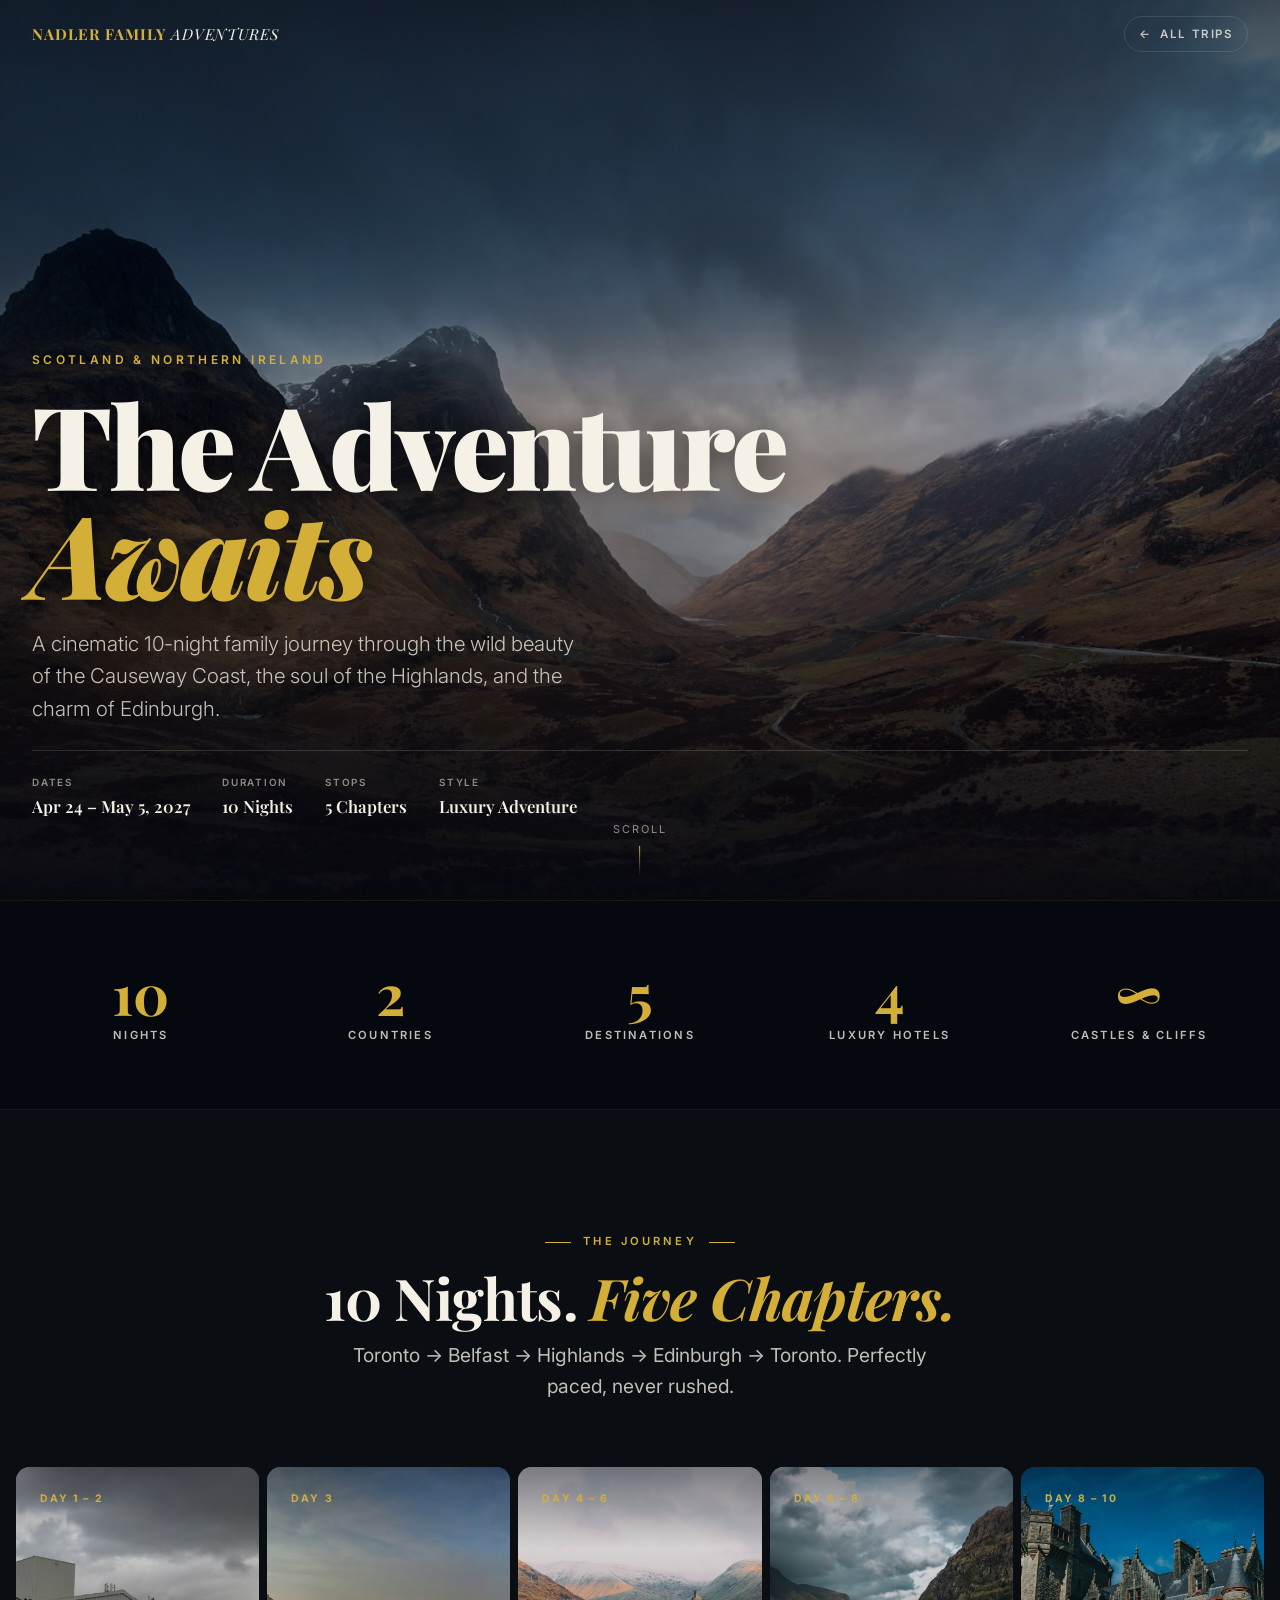
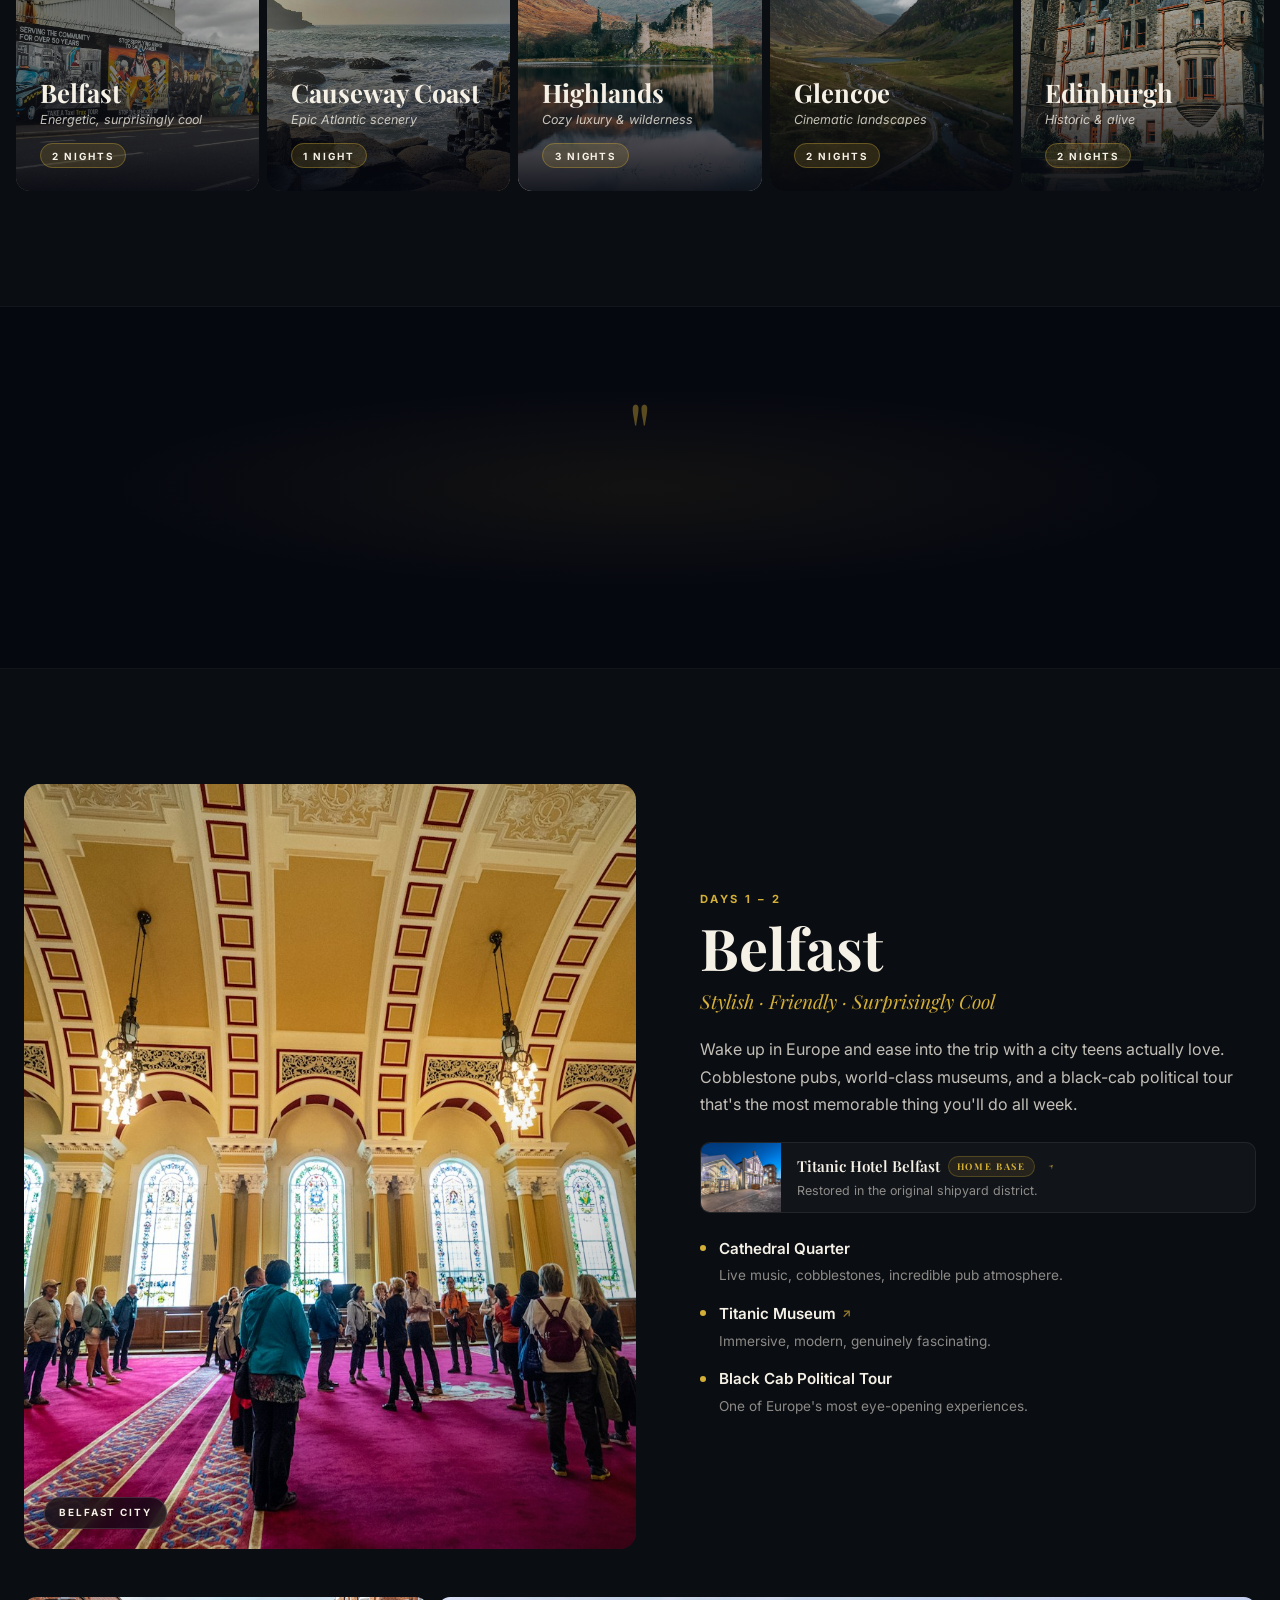
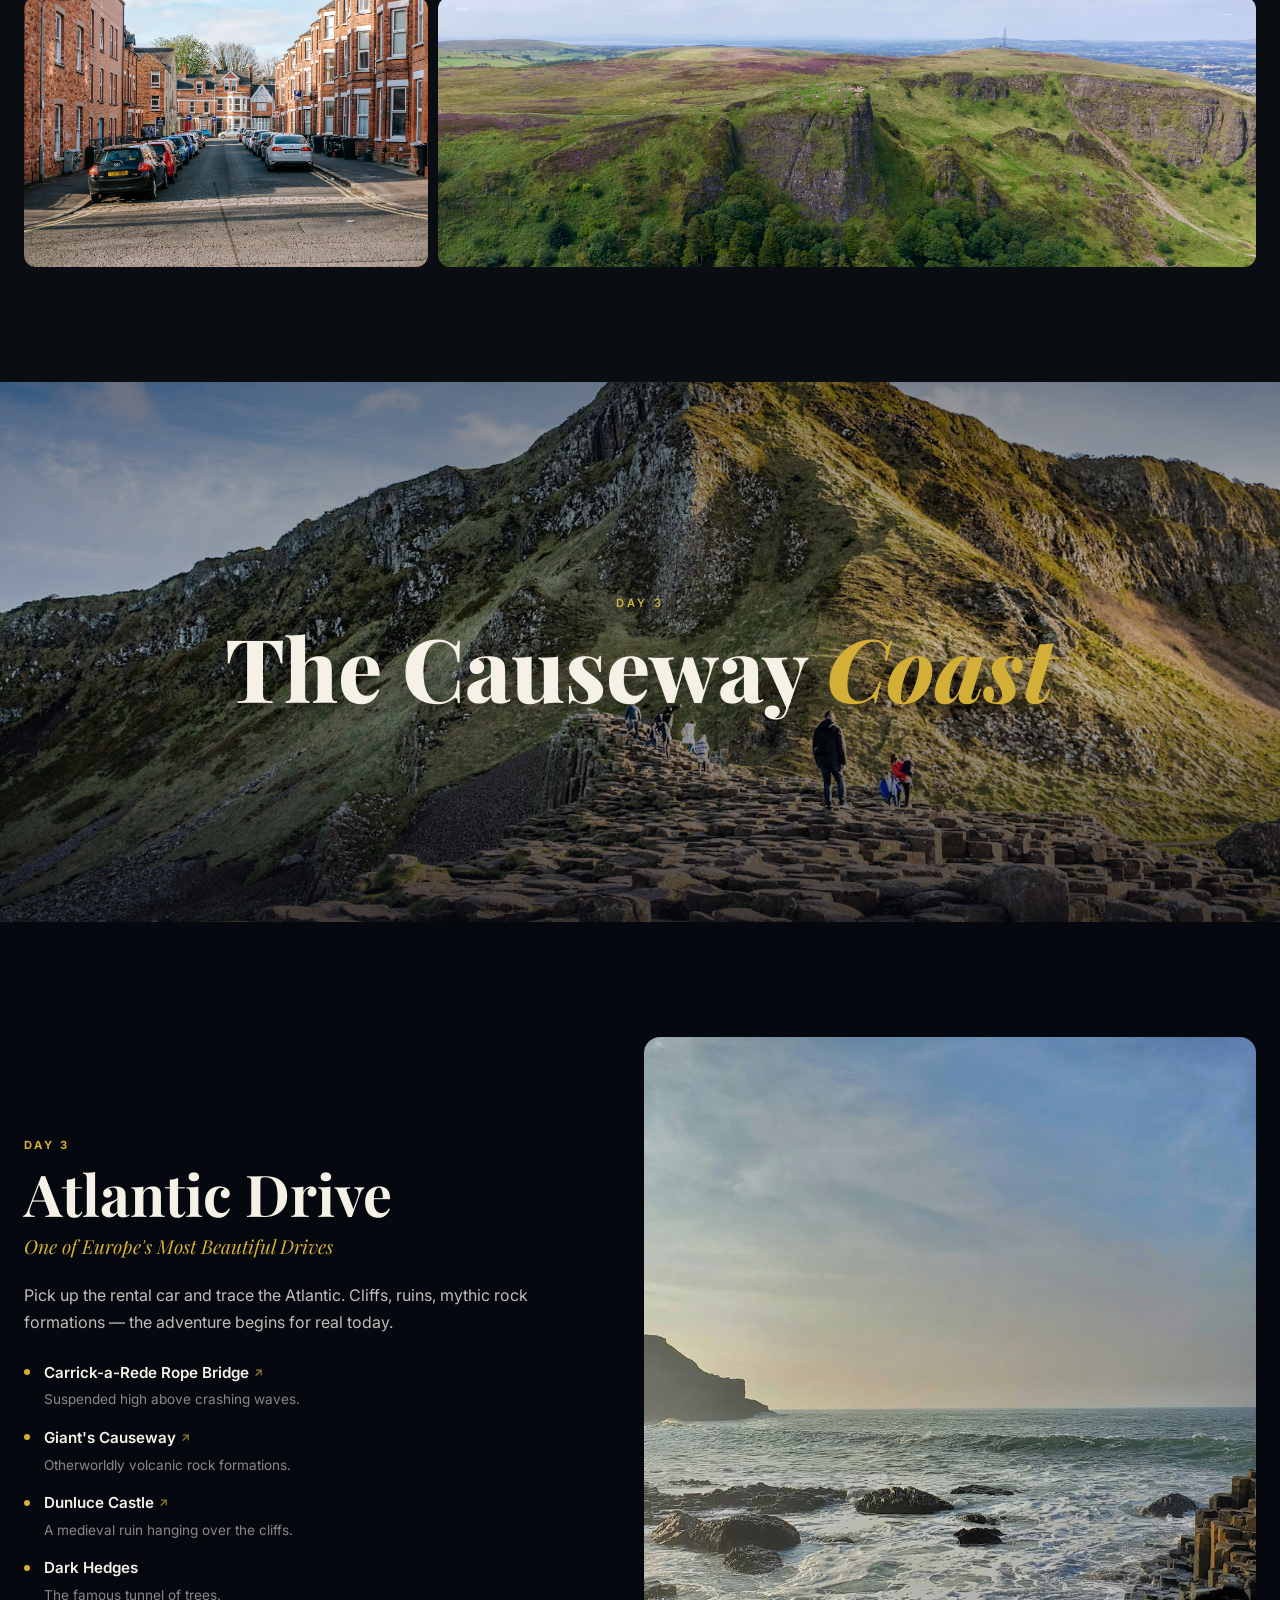
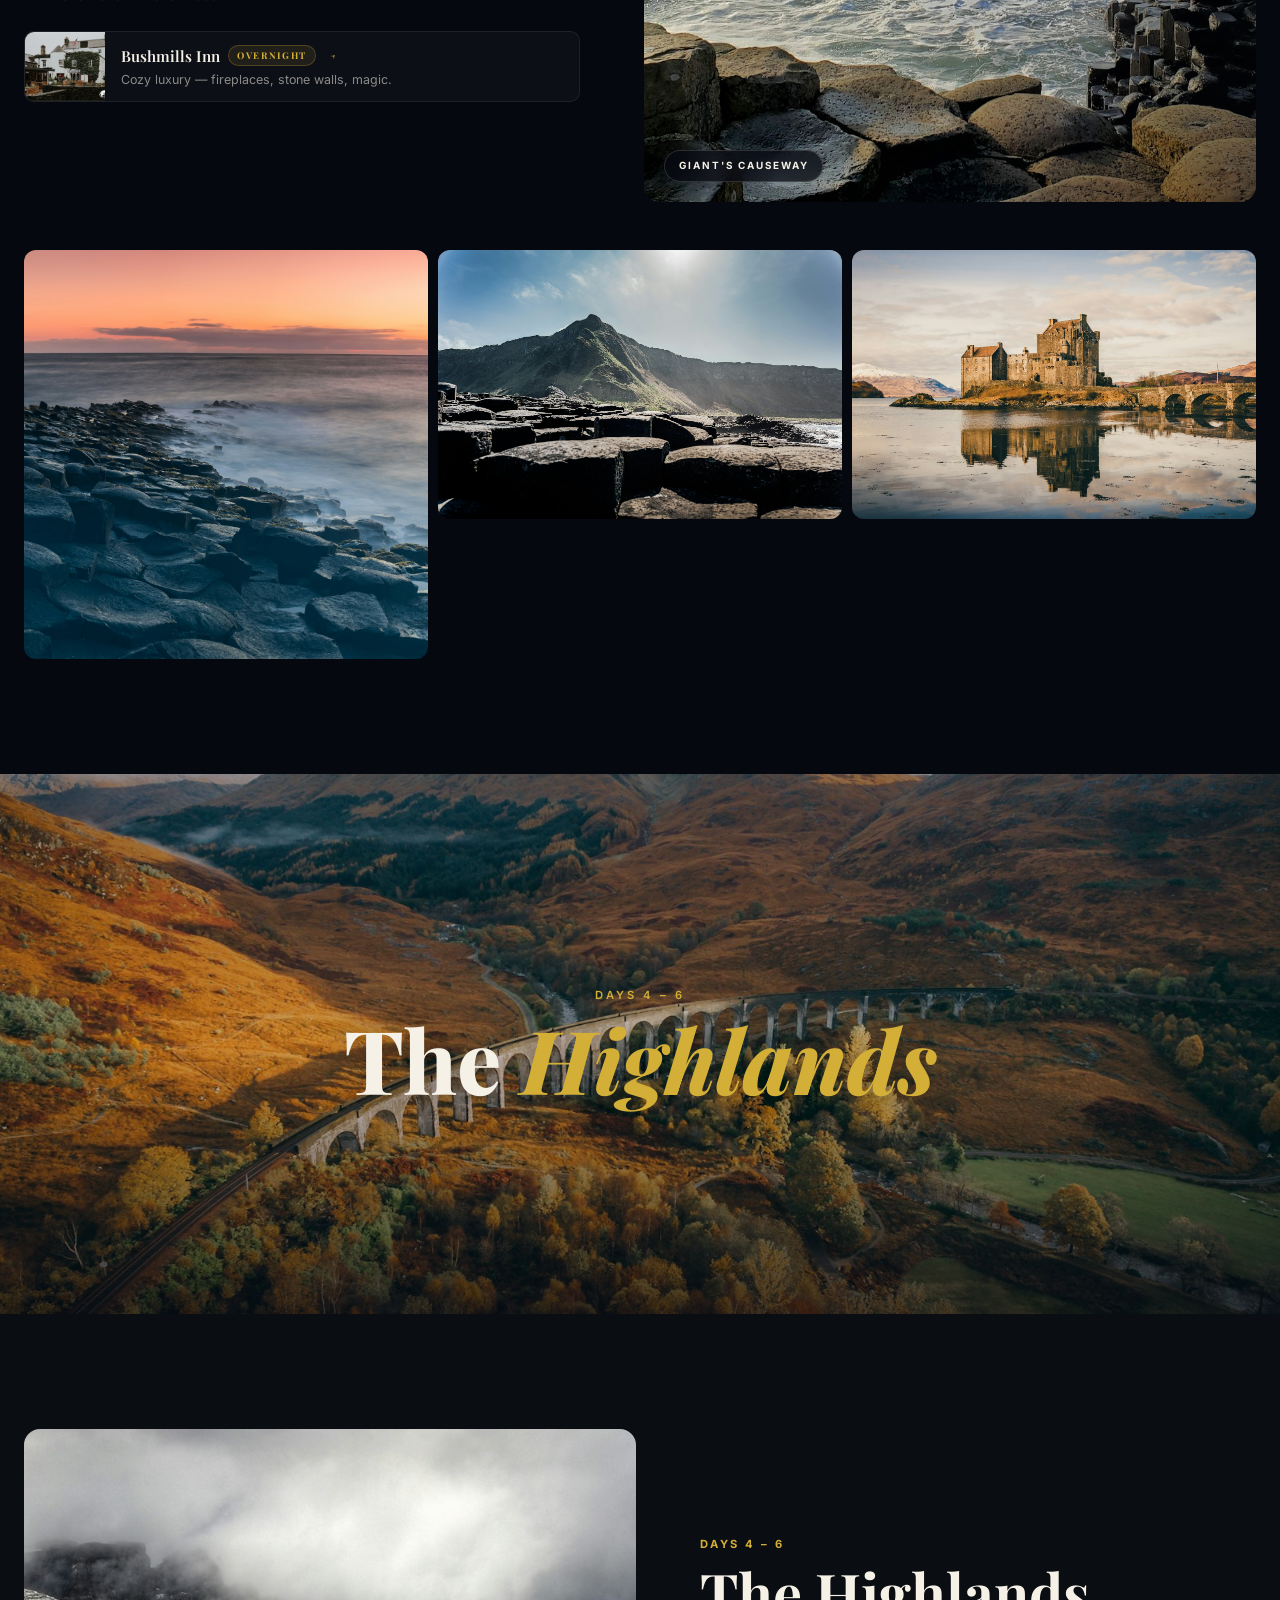
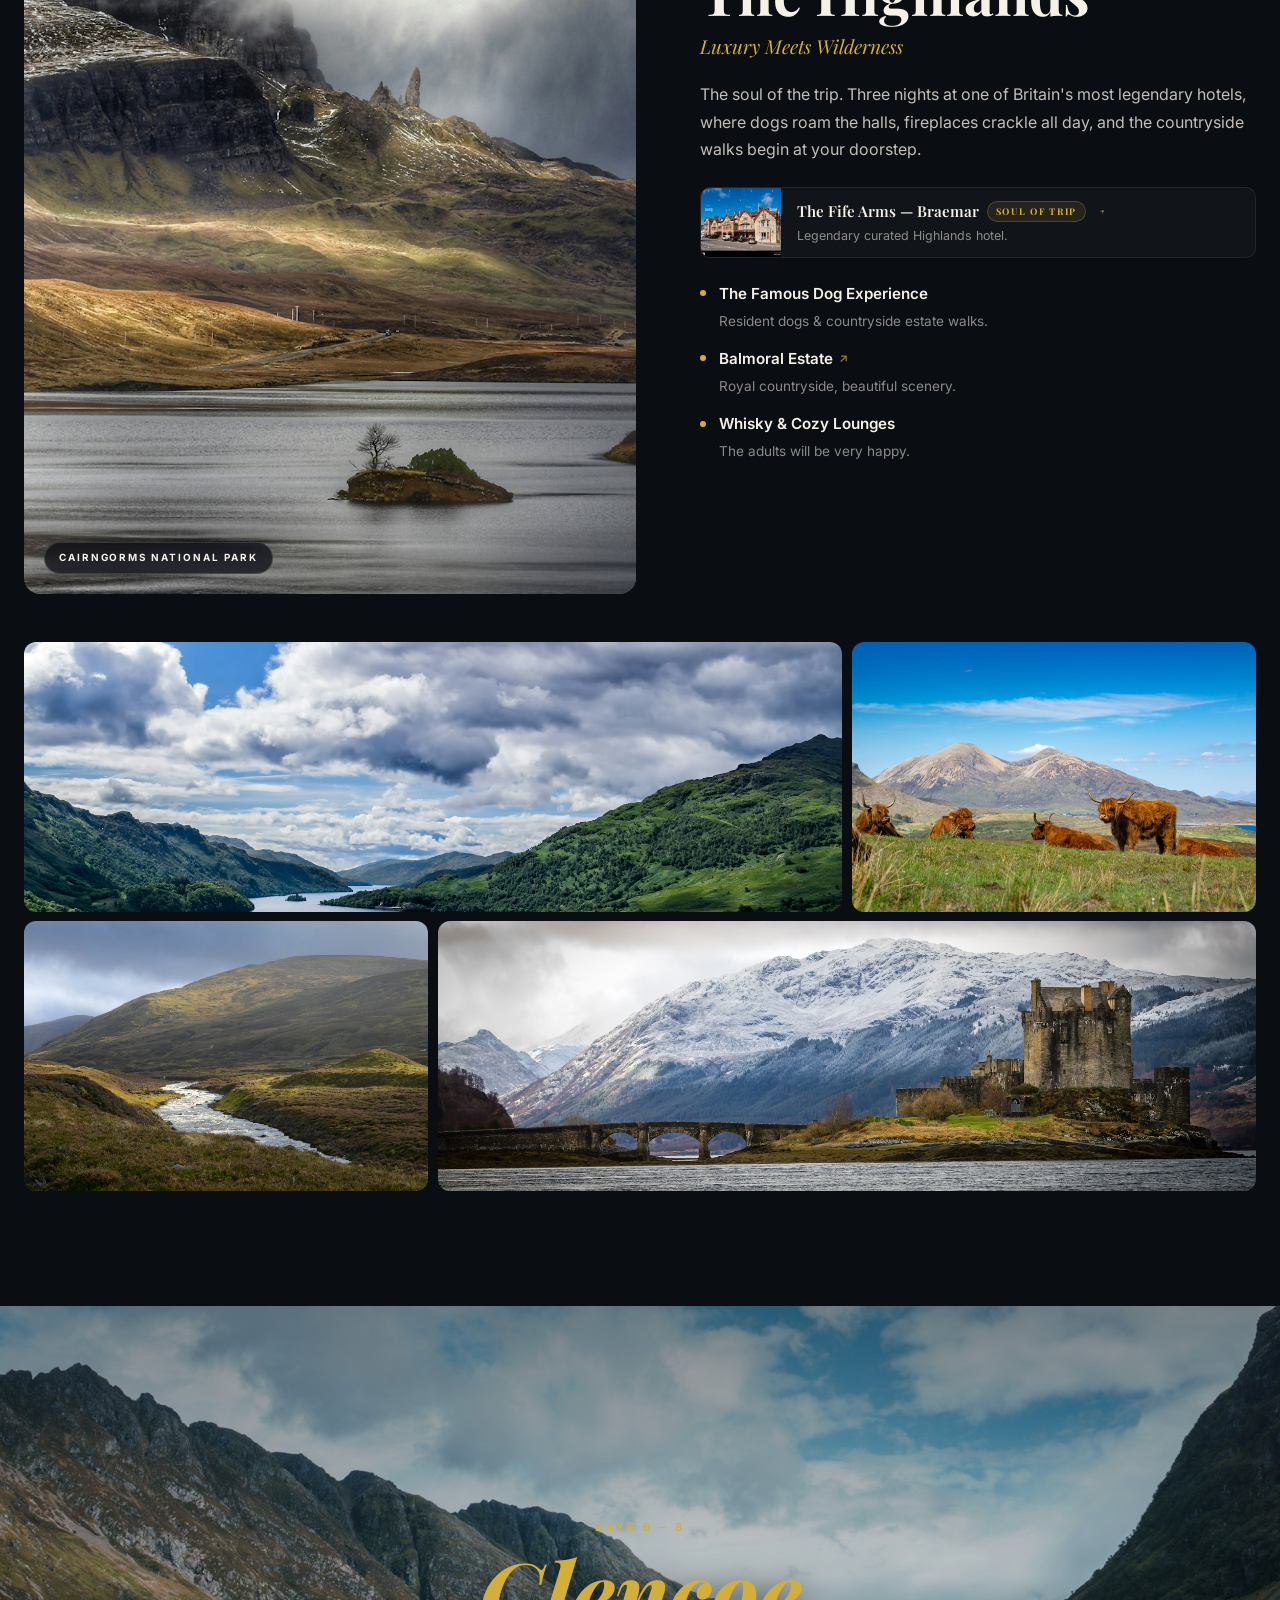
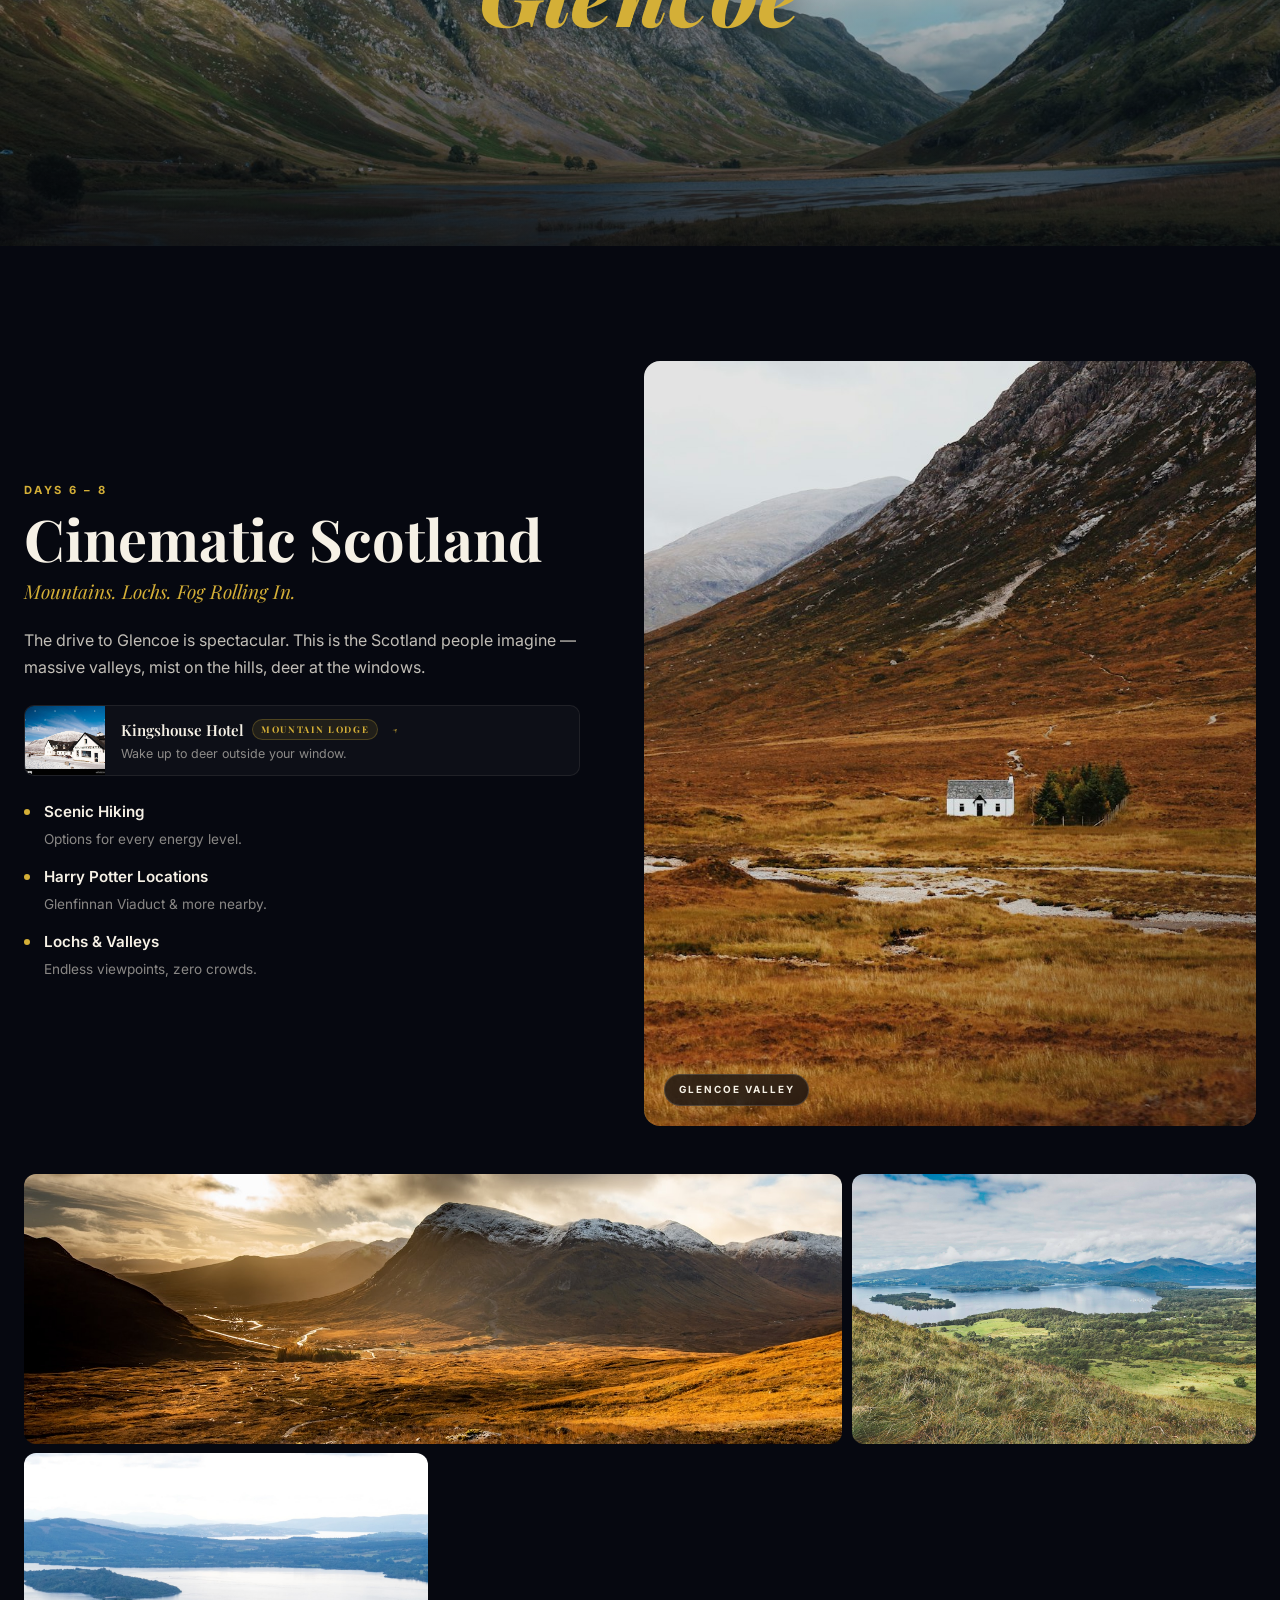
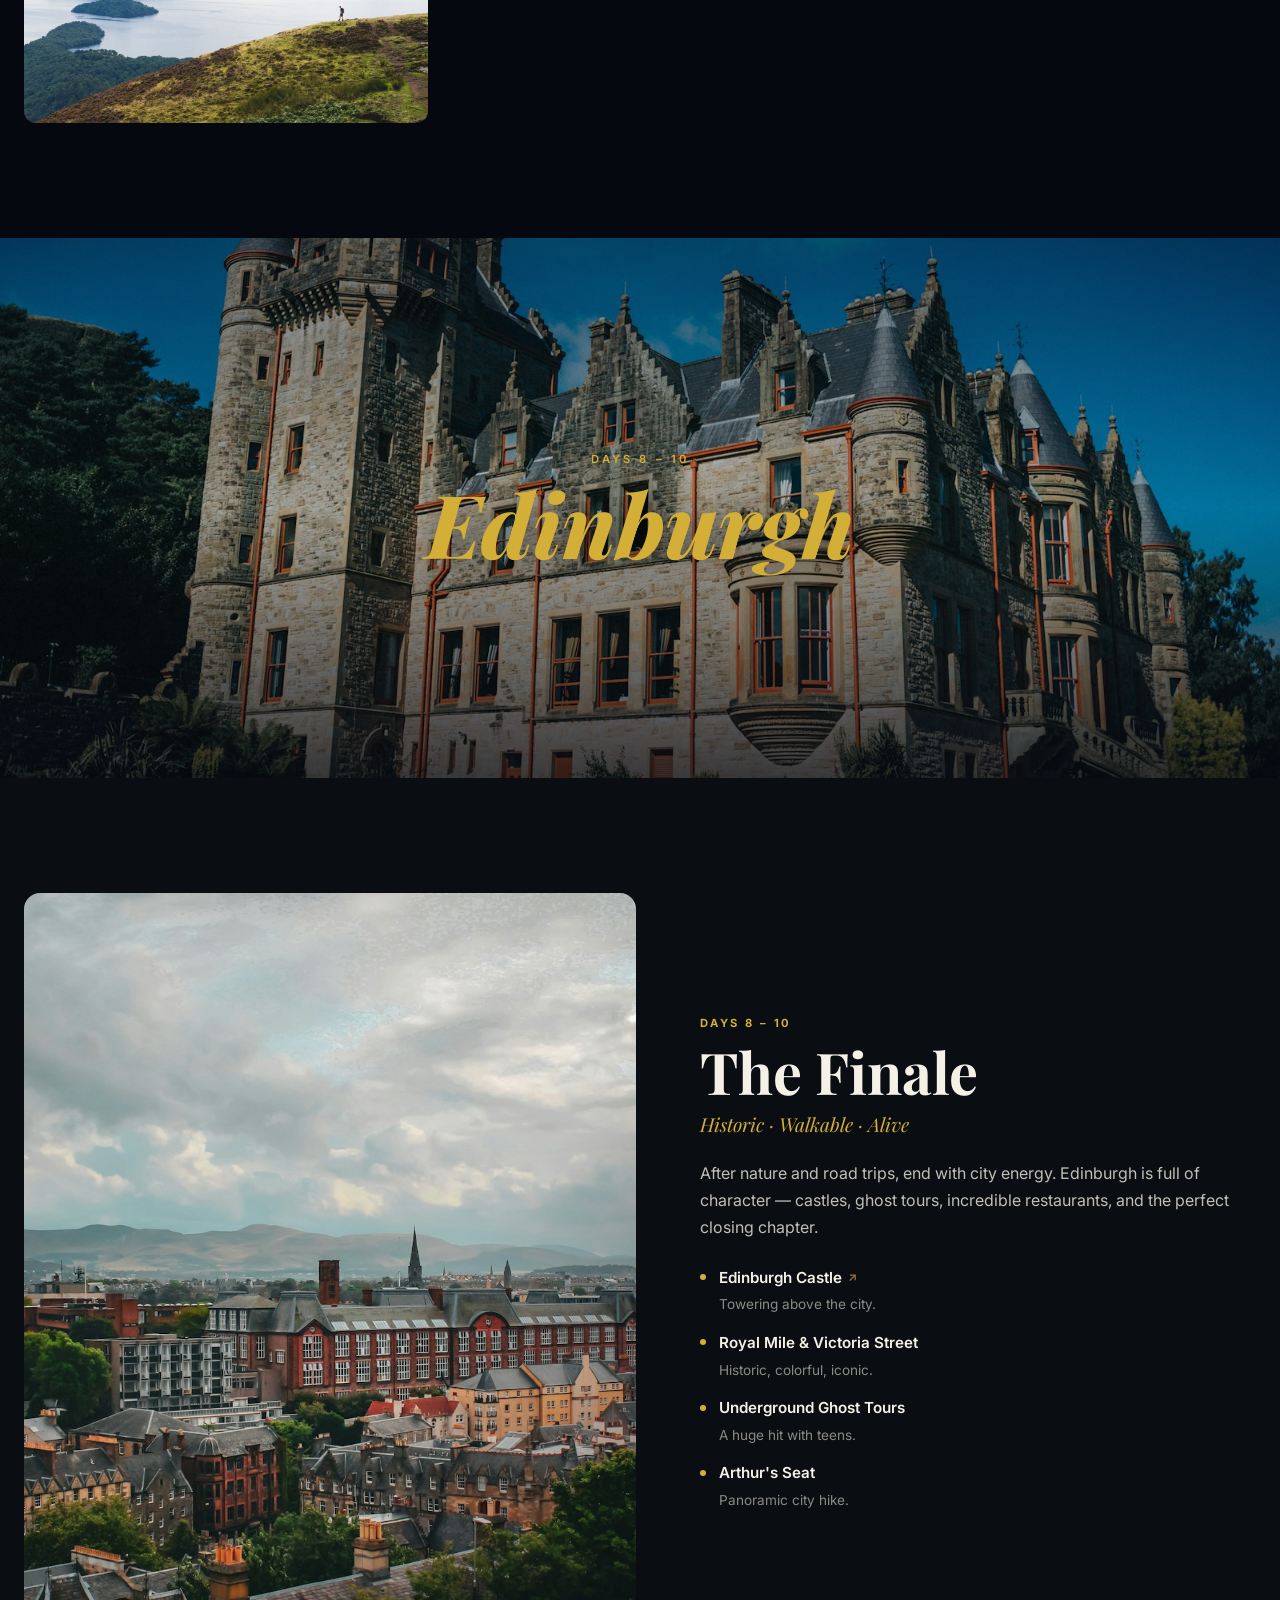
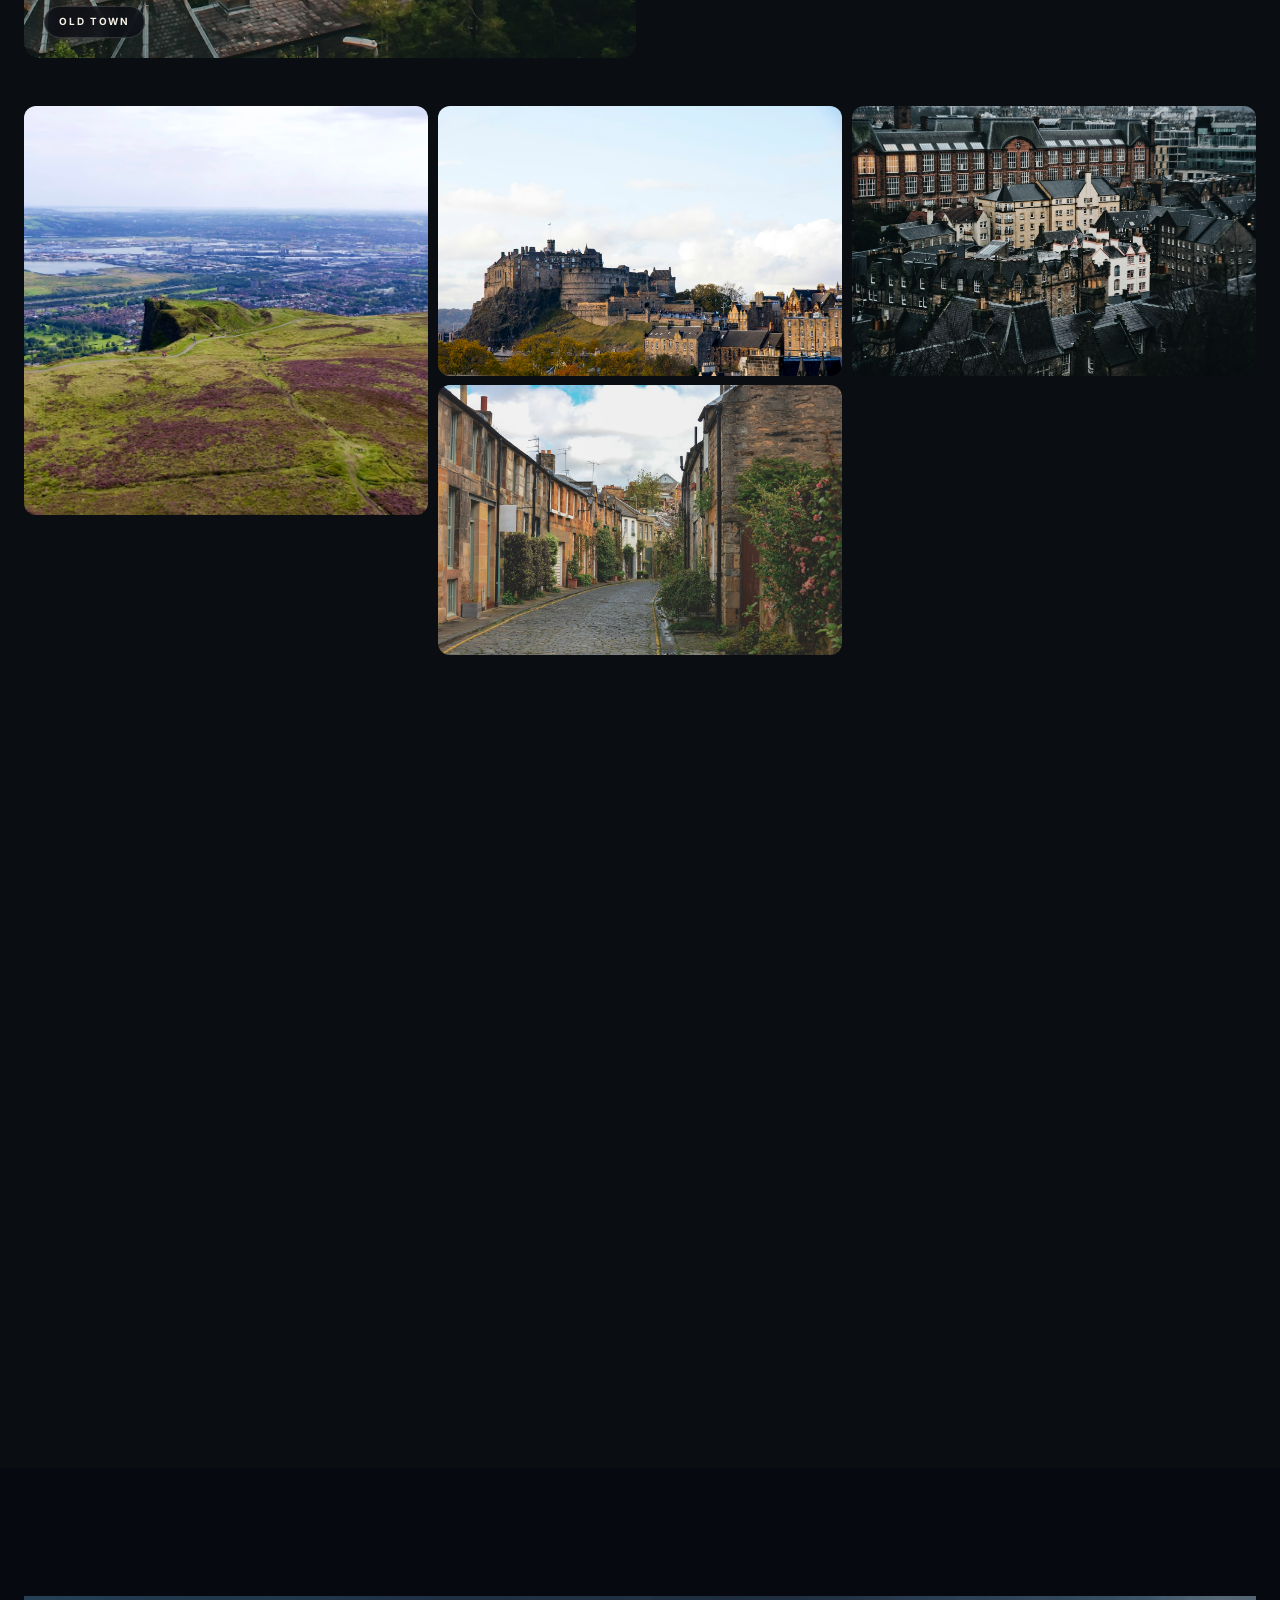
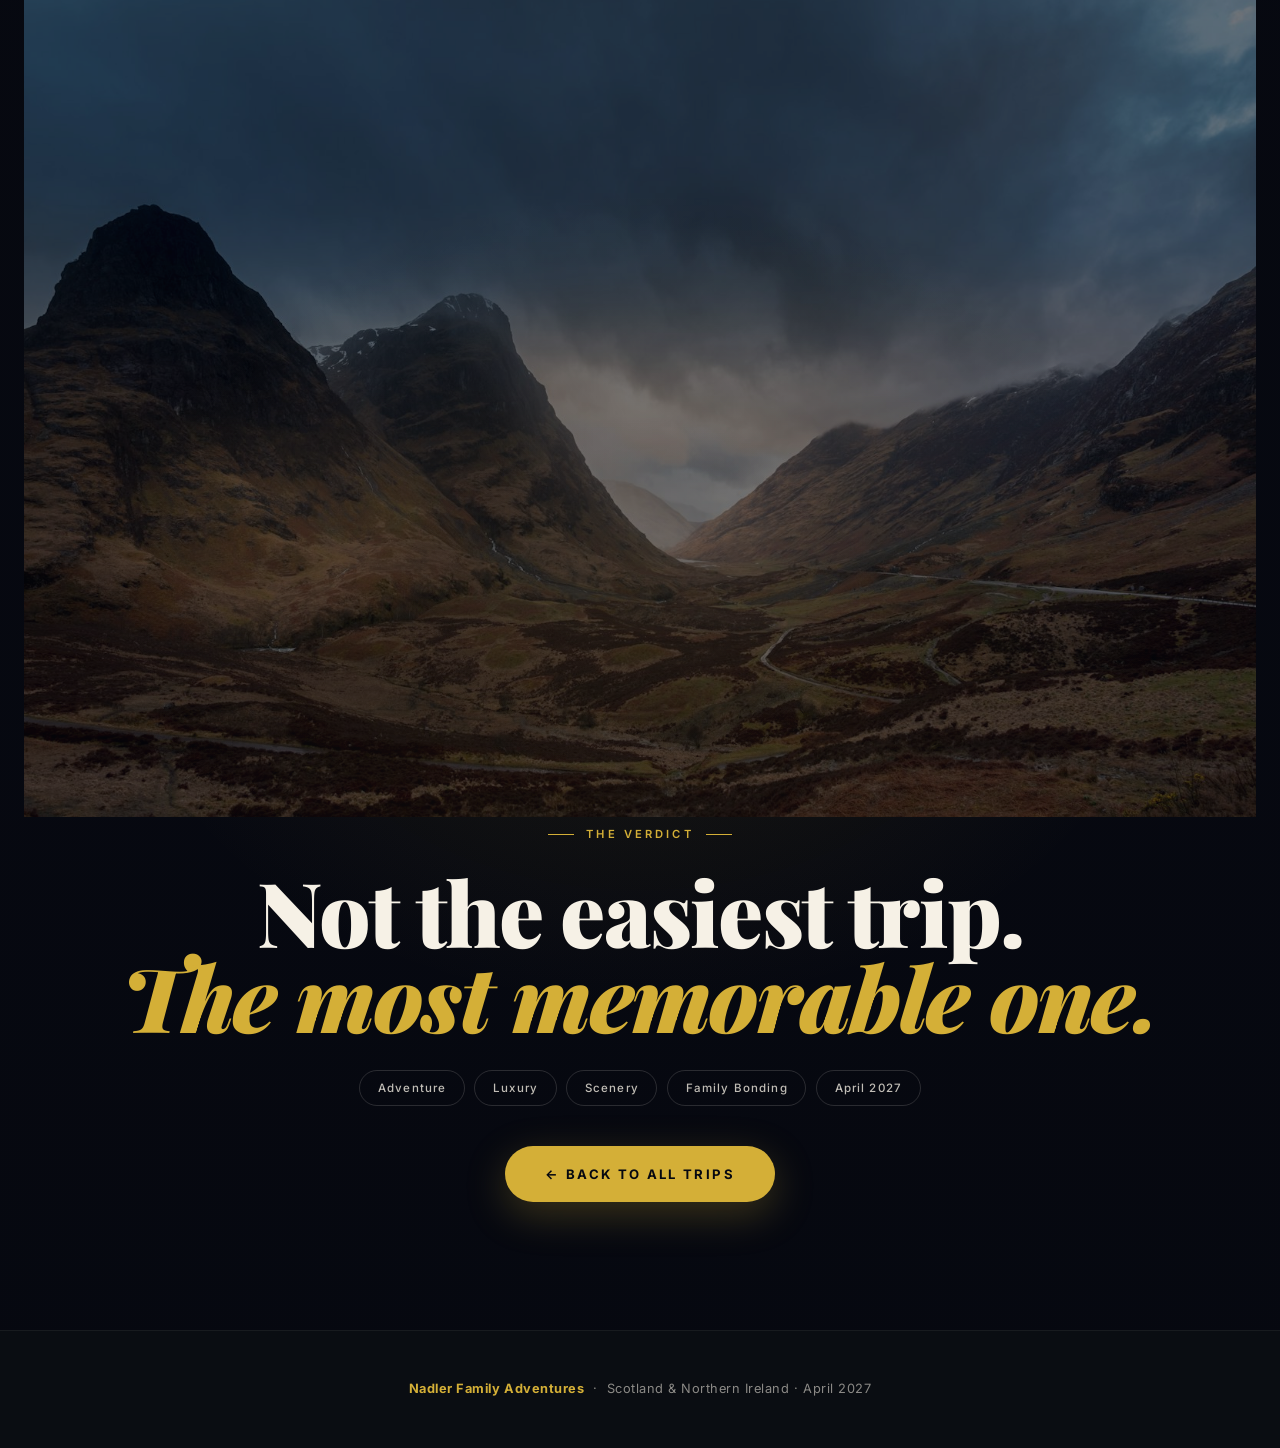
<file: trips/scotland.html>
<!DOCTYPE html>
<html lang="en">
<head>
  <meta charset="UTF-8">
  <meta name="viewport" content="width=device-width, initial-scale=1.0">
  <title>Scotland & Northern Ireland 2027 — Nadler Family Adventures</title>
  <link rel="preconnect" href="https://fonts.googleapis.com">
  <link rel="preconnect" href="https://fonts.gstatic.com" crossorigin>
  <link rel="stylesheet" href="../css/styles.css">
  <style>
    .hero-animate { opacity: 0; transform: translateY(28px); transition: opacity 0.9s cubic-bezier(0.16,1,0.3,1), transform 0.9s cubic-bezier(0.16,1,0.3,1); }
  </style>
</head>
<body>

  <nav class="site-nav" role="navigation">
    <span class="nav-brand">Nadler Family <em>Adventures</em></span>
    <a href="../index.html" class="nav-back">All Trips</a>
  </nav>

  <header class="hero" role="banner">
    <img class="hero-photo" data-fade src="../images/photos/glencoe_1.jpg" alt="">
    <div class="hero-overlay" aria-hidden="true"></div>
    <div class="hero-content">
      <p class="hero-eyebrow hero-animate">Scotland &amp; Northern Ireland</p>
      <h1 class="hero-title hero-animate">The Adventure<em>Awaits</em></h1>
      <p class="hero-subtitle hero-animate">A cinematic 10-night family journey through the wild beauty of the Causeway Coast, the soul of the Highlands, and the charm of Edinburgh.</p>
      <div class="hero-meta hero-animate">
        <div class="hero-meta-item"><span class="hero-meta-label">Dates</span><span class="hero-meta-value">Apr 24 – May 5, 2027</span></div>
        <div class="hero-meta-item"><span class="hero-meta-label">Duration</span><span class="hero-meta-value">10 Nights</span></div>
        <div class="hero-meta-item"><span class="hero-meta-label">Stops</span><span class="hero-meta-value">5 Chapters</span></div>
        <div class="hero-meta-item"><span class="hero-meta-label">Style</span><span class="hero-meta-value">Luxury Adventure</span></div>
      </div>
    </div>
    <div class="hero-scroll-hint" aria-hidden="true"><span>Scroll</span></div>
  </header>

  <section class="stats-strip">
    <div class="stats-inner">
      <div class="stat reveal"><span class="stat-num">10</span><span class="stat-label">Nights</span></div>
      <div class="stat reveal reveal-d1"><span class="stat-num">2</span><span class="stat-label">Countries</span></div>
      <div class="stat reveal reveal-d2"><span class="stat-num">5</span><span class="stat-label">Destinations</span></div>
      <div class="stat reveal reveal-d3"><span class="stat-num">4</span><span class="stat-label">Luxury Hotels</span></div>
      <div class="stat reveal reveal-d4"><span class="stat-num">∞</span><span class="stat-label">Castles &amp; Cliffs</span></div>
    </div>
  </section>

  <section class="section">
    <div class="container">
      <div class="section-header reveal">
        <span class="eyebrow">The Journey</span>
        <h2 class="display-lg">10 Nights. <em class="gold-italic">Five Chapters.</em></h2>
        <p class="lead">Toronto → Belfast → Highlands → Edinburgh → Toronto. Perfectly paced, never rushed.</p>
      </div>

      <div class="journey">
        <div class="journey-card reveal">
          <img class="journey-photo" data-fade src="../images/photos/belfast_1.jpg" alt="">
          <div class="journey-text">
            <span class="journey-day">Day 1 – 2</span>
            <div>
              <p class="journey-place">Belfast</p>
              <p class="journey-mood">Energetic, surprisingly cool</p>
              <span class="journey-nights">2 nights</span>
            </div>
          </div>
        </div>
        <div class="journey-card reveal reveal-d1">
          <img class="journey-photo" data-fade src="../images/photos/causeway_1.jpg" alt="">
          <div class="journey-text">
            <span class="journey-day">Day 3</span>
            <div>
              <p class="journey-place">Causeway Coast</p>
              <p class="journey-mood">Epic Atlantic scenery</p>
              <span class="journey-nights">1 night</span>
            </div>
          </div>
        </div>
        <div class="journey-card reveal reveal-d2">
          <img class="journey-photo" data-fade src="../images/photos/highlands_1.jpg" alt="">
          <div class="journey-text">
            <span class="journey-day">Day 4 – 6</span>
            <div>
              <p class="journey-place">Highlands</p>
              <p class="journey-mood">Cozy luxury &amp; wilderness</p>
              <span class="journey-nights">3 nights</span>
            </div>
          </div>
        </div>
        <div class="journey-card reveal reveal-d3">
          <img class="journey-photo" data-fade src="../images/photos/glencoe_3.jpg" alt="">
          <div class="journey-text">
            <span class="journey-day">Day 6 – 8</span>
            <div>
              <p class="journey-place">Glencoe</p>
              <p class="journey-mood">Cinematic landscapes</p>
              <span class="journey-nights">2 nights</span>
            </div>
          </div>
        </div>
        <div class="journey-card reveal reveal-d4">
          <img class="journey-photo" data-fade src="../images/photos/edinburgh_castle_1.jpg" alt="">
          <div class="journey-text">
            <span class="journey-day">Day 8 – 10</span>
            <div>
              <p class="journey-place">Edinburgh</p>
              <p class="journey-mood">Historic &amp; alive</p>
              <span class="journey-nights">2 nights</span>
            </div>
          </div>
        </div>
      </div>
    </div>
  </section>

  <section class="pull-quote">
    <div class="pull-quote-mark">"</div>
    <blockquote class="reveal">
      Not just another Europe vacation. This is the kind of trip your family <strong>talks about for years.</strong>
    </blockquote>
  </section>

  <section class="chapter">
    <div class="chapter-grid">
      <div class="chapter-image-wrap reveal">
        <img data-fade src="../images/photos/belfast_2.jpg" alt="Belfast">
        <span class="chapter-image-tag">Belfast City</span>
      </div>
      <div class="chapter-text reveal reveal-d1">
        <p class="chapter-day">Days 1 – 2</p>
        <h2 class="chapter-title">Belfast</h2>
        <p class="chapter-mood">Stylish · Friendly · Surprisingly Cool</p>
        <p class="chapter-desc">Wake up in Europe and ease into the trip with a city teens actually love. Cobblestone pubs, world-class museums, and a black-cab political tour that's the most memorable thing you'll do all week.</p>

        <div class="hotels">
          <div class="hotel">
            <div class="hotel-thumb"><img data-fade src="../images/hotels/titanic_hotel_belfast.jpg" alt=""></div>
            <a class="hotel-body" href="https://www.titanichotelbelfast.com/" target="_blank" rel="noopener noreferrer">
              <p class="hotel-name">Titanic Hotel Belfast <span class="hotel-tag">Home Base</span> <span class="hotel-ext" aria-hidden="true">↗</span></p>
              <p class="hotel-desc">Restored in the original shipyard district.</p>
            </a>
          </div>
        </div>

        <ul class="bullets" style="margin-top:1.5rem;">
          <li><div><strong>Cathedral Quarter</strong><span>Live music, cobblestones, incredible pub atmosphere.</span></div></li>
          <li><div><strong><a class="ext-link" href="https://titanicbelfast.com/" target="_blank" rel="noopener noreferrer">Titanic Museum</a></strong><span>Immersive, modern, genuinely fascinating.</span></div></li>
          <li><div><strong>Black Cab Political Tour</strong><span>One of Europe's most eye-opening experiences.</span></div></li>
        </ul>
      </div>
    </div>

    <div class="mosaic">
      <div class="mosaic-cell m-1x1 reveal">
        <img data-fade src="../images/photos/belfast_4.jpg" alt="">
        <div class="mosaic-label"><small>City</small>Belfast</div>
      </div>
      <div class="mosaic-cell m-wide reveal reveal-d1">
        <img data-fade src="../images/photos/belfast_5.jpg" alt="">
        <div class="mosaic-label"><small>Atmosphere</small>Cathedral Quarter</div>
      </div>
    </div>
  </section>

  <div class="strip">
    <img data-fade src="../images/photos/causeway_2.jpg" alt="">
    <div class="strip-overlay">
      <p class="strip-eyebrow">Day 3</p>
      <h3 class="strip-title">The Causeway <em>Coast</em></h3>
    </div>
  </div>

  <section class="chapter chapter-reverse chapter-alt">
    <div class="chapter-grid">
      <div class="chapter-image-wrap reveal">
        <img data-fade src="../images/photos/causeway_1.jpg" alt="Giant's Causeway">
        <span class="chapter-image-tag">Giant's Causeway</span>
      </div>
      <div class="chapter-text reveal reveal-d1">
        <p class="chapter-day">Day 3</p>
        <h2 class="chapter-title">Atlantic Drive</h2>
        <p class="chapter-mood">One of Europe's Most Beautiful Drives</p>
        <p class="chapter-desc">Pick up the rental car and trace the Atlantic. Cliffs, ruins, mythic rock formations — the adventure begins for real today.</p>

        <ul class="bullets">
          <li><div><strong><a class="ext-link" href="https://www.nationaltrust.org.uk/visit/northern-ireland/carrick-a-rede" target="_blank" rel="noopener noreferrer">Carrick-a-Rede Rope Bridge</a></strong><span>Suspended high above crashing waves.</span></div></li>
          <li><div><strong><a class="ext-link" href="https://www.nationaltrust.org.uk/visit/northern-ireland/giants-causeway" target="_blank" rel="noopener noreferrer">Giant's Causeway</a></strong><span>Otherworldly volcanic rock formations.</span></div></li>
          <li><div><strong><a class="ext-link" href="https://discovernorthernireland.com/things-to-do/dunluce-castle-p675281" target="_blank" rel="noopener noreferrer">Dunluce Castle</a></strong><span>A medieval ruin hanging over the cliffs.</span></div></li>
          <li><div><strong>Dark Hedges</strong><span>The famous tunnel of trees.</span></div></li>
        </ul>

        <div class="hotels">
          <div class="hotel">
            <div class="hotel-thumb"><img data-fade src="../images/hotels/bushmills_inn.jpg" alt=""></div>
            <a class="hotel-body" href="https://www.bushmillsinn.com/" target="_blank" rel="noopener noreferrer">
              <p class="hotel-name">Bushmills Inn <span class="hotel-tag">Overnight</span> <span class="hotel-ext" aria-hidden="true">↗</span></p>
              <p class="hotel-desc">Cozy luxury — fireplaces, stone walls, magic.</p>
            </a>
          </div>
        </div>
      </div>
    </div>

    <div class="mosaic">
      <div class="mosaic-cell m-tall reveal">
        <img data-fade src="../images/photos/causeway_4.jpg" alt="">
        <div class="mosaic-label"><small>Wonder</small>Causeway Coast</div>
      </div>
      <div class="mosaic-cell m-1x1 reveal reveal-d1">
        <img data-fade src="../images/photos/causeway_5.jpg" alt="">
        <div class="mosaic-label"><small>Atlantic</small>Cliff Edge</div>
      </div>
      <div class="mosaic-cell m-1x1 reveal reveal-d2">
        <img data-fade src="../images/photos/eilean_donan_1.jpg" alt="">
        <div class="mosaic-label"><small>Ruins</small>Ancient Castles</div>
      </div>
    </div>
  </section>

  <div class="strip">
    <img data-fade src="../images/photos/highlands_2.jpg" alt="">
    <div class="strip-overlay">
      <p class="strip-eyebrow">Days 4 – 6</p>
      <h3 class="strip-title">The <em>Highlands</em></h3>
    </div>
  </div>

  <section class="chapter">
    <div class="chapter-grid">
      <div class="chapter-image-wrap reveal">
        <img data-fade src="../images/photos/highlands_3.jpg" alt="Scottish Highlands">
        <span class="chapter-image-tag">Cairngorms National Park</span>
      </div>
      <div class="chapter-text reveal reveal-d1">
        <p class="chapter-day">Days 4 – 6</p>
        <h2 class="chapter-title">The Highlands</h2>
        <p class="chapter-mood">Luxury Meets Wilderness</p>
        <p class="chapter-desc">The soul of the trip. Three nights at one of Britain's most legendary hotels, where dogs roam the halls, fireplaces crackle all day, and the countryside walks begin at your doorstep.</p>

        <div class="hotels">
          <div class="hotel">
            <div class="hotel-thumb"><img data-fade src="../images/hotels/fife_arms.jpg" alt=""></div>
            <a class="hotel-body" href="https://www.thefifearms.com/" target="_blank" rel="noopener noreferrer">
              <p class="hotel-name">The Fife Arms — Braemar <span class="hotel-tag">Soul of Trip</span> <span class="hotel-ext" aria-hidden="true">↗</span></p>
              <p class="hotel-desc">Legendary curated Highlands hotel.</p>
            </a>
          </div>
        </div>

        <ul class="bullets" style="margin-top:1.5rem;">
          <li><div><strong>The Famous Dog Experience</strong><span>Resident dogs &amp; countryside estate walks.</span></div></li>
          <li><div><strong><a class="ext-link" href="https://www.balmoralcastle.com/" target="_blank" rel="noopener noreferrer">Balmoral Estate</a></strong><span>Royal countryside, beautiful scenery.</span></div></li>
          <li><div><strong>Whisky &amp; Cozy Lounges</strong><span>The adults will be very happy.</span></div></li>
        </ul>
      </div>
    </div>

    <div class="mosaic">
      <div class="mosaic-cell m-wide reveal">
        <img data-fade src="../images/photos/loch_lomond_1.jpg" alt="">
        <div class="mosaic-label"><small>Loch</small>Loch Lomond</div>
      </div>
      <div class="mosaic-cell m-sml reveal reveal-d1">
        <img data-fade src="../images/photos/highlands_5.jpg" alt="">
        <div class="mosaic-label"><small>Wilderness</small>The Cairngorms</div>
      </div>
      <div class="mosaic-cell m-sml reveal reveal-d2">
        <img data-fade src="../images/photos/highlands_6.jpg" alt="">
        <div class="mosaic-label"><small>Walks</small>Estate Trails</div>
      </div>
      <div class="mosaic-cell m-wide reveal reveal-d3">
        <img data-fade src="../images/photos/eilean_donan_2.jpg" alt="">
        <div class="mosaic-label"><small>Iconic</small>Eilean Donan Castle</div>
      </div>
    </div>
  </section>

  <div class="strip">
    <img data-fade src="../images/photos/glencoe_2.jpg" alt="">
    <div class="strip-overlay">
      <p class="strip-eyebrow">Days 6 – 8</p>
      <h3 class="strip-title"><em>Glencoe</em></h3>
    </div>
  </div>

  <section class="chapter chapter-reverse chapter-alt">
    <div class="chapter-grid">
      <div class="chapter-image-wrap reveal">
        <img data-fade src="../images/photos/glencoe_4.jpg" alt="Glencoe">
        <span class="chapter-image-tag">Glencoe Valley</span>
      </div>
      <div class="chapter-text reveal reveal-d1">
        <p class="chapter-day">Days 6 – 8</p>
        <h2 class="chapter-title">Cinematic Scotland</h2>
        <p class="chapter-mood">Mountains. Lochs. Fog Rolling In.</p>
        <p class="chapter-desc">The drive to Glencoe is spectacular. This is the Scotland people imagine — massive valleys, mist on the hills, deer at the windows.</p>

        <div class="hotels">
          <div class="hotel">
            <div class="hotel-thumb"><img data-fade src="../images/hotels/kingshouse_2.jpg" alt=""></div>
            <a class="hotel-body" href="https://www.kingshousehotel.co.uk/" target="_blank" rel="noopener noreferrer">
              <p class="hotel-name">Kingshouse Hotel <span class="hotel-tag">Mountain Lodge</span> <span class="hotel-ext" aria-hidden="true">↗</span></p>
              <p class="hotel-desc">Wake up to deer outside your window.</p>
            </a>
          </div>
        </div>

        <ul class="bullets" style="margin-top:1.5rem;">
          <li><div><strong>Scenic Hiking</strong><span>Options for every energy level.</span></div></li>
          <li><div><strong>Harry Potter Locations</strong><span>Glenfinnan Viaduct &amp; more nearby.</span></div></li>
          <li><div><strong>Lochs &amp; Valleys</strong><span>Endless viewpoints, zero crowds.</span></div></li>
        </ul>
      </div>
    </div>

    <div class="mosaic">
      <div class="mosaic-cell m-wide reveal">
        <img data-fade src="../images/photos/glencoe_6.jpg" alt="">
        <div class="mosaic-label"><small>Iconic</small>Three Sisters of Glencoe</div>
      </div>
      <div class="mosaic-cell m-sml reveal reveal-d1">
        <img data-fade src="../images/photos/loch_lomond_2.jpg" alt="">
        <div class="mosaic-label"><small>Loch</small>Highland Waters</div>
      </div>
      <div class="mosaic-cell m-sml reveal reveal-d2">
        <img data-fade src="../images/photos/loch_lomond_3.jpg" alt="">
        <div class="mosaic-label"><small>Drama</small>Mountain Reflections</div>
      </div>
    </div>
  </section>

  <div class="strip">
    <img data-fade src="../images/photos/edinburgh_castle_1.jpg" alt="">
    <div class="strip-overlay">
      <p class="strip-eyebrow">Days 8 – 10</p>
      <h3 class="strip-title"><em>Edinburgh</em></h3>
    </div>
  </div>

  <section class="chapter">
    <div class="chapter-grid">
      <div class="chapter-image-wrap reveal">
        <img data-fade src="../images/photos/edinburgh_city_1.jpg" alt="Edinburgh Old Town">
        <span class="chapter-image-tag">Old Town</span>
      </div>
      <div class="chapter-text reveal reveal-d1">
        <p class="chapter-day">Days 8 – 10</p>
        <h2 class="chapter-title">The Finale</h2>
        <p class="chapter-mood">Historic · Walkable · Alive</p>
        <p class="chapter-desc">After nature and road trips, end with city energy. Edinburgh is full of character — castles, ghost tours, incredible restaurants, and the perfect closing chapter.</p>

        <ul class="bullets">
          <li><div><strong><a class="ext-link" href="https://www.edinburghcastle.scot/" target="_blank" rel="noopener noreferrer">Edinburgh Castle</a></strong><span>Towering above the city.</span></div></li>
          <li><div><strong>Royal Mile &amp; Victoria Street</strong><span>Historic, colorful, iconic.</span></div></li>
          <li><div><strong>Underground Ghost Tours</strong><span>A huge hit with teens.</span></div></li>
          <li><div><strong>Arthur's Seat</strong><span>Panoramic city hike.</span></div></li>
        </ul>
      </div>
    </div>

    <div class="mosaic">
      <div class="mosaic-cell m-tall reveal">
        <img data-fade src="../images/photos/edinburgh_castle_2.jpg" alt="">
        <div class="mosaic-label"><small>Iconic</small>Edinburgh Castle</div>
      </div>
      <div class="mosaic-cell m-1x1 reveal reveal-d1">
        <img data-fade src="../images/photos/edinburgh_city_2.jpg" alt="">
        <div class="mosaic-label"><small>Streets</small>Old Town</div>
      </div>
      <div class="mosaic-cell m-1x1 reveal reveal-d2">
        <img data-fade src="../images/photos/edinburgh_city_3.jpg" alt="">
        <div class="mosaic-label"><small>Iconic</small>Royal Mile</div>
      </div>
      <div class="mosaic-cell m-1x1 reveal reveal-d3">
        <img data-fade src="../images/photos/edinburgh_city_4.jpg" alt="">
        <div class="mosaic-label"><small>Hike</small>Arthur's Seat</div>
      </div>
    </div>
  </section>

  <section class="section">
    <div class="container">
      <div class="section-header reveal">
        <span class="eyebrow">Built for Us</span>
        <h2 class="display-lg">Why This Works <em class="gold-italic">for Our Family</em></h2>
      </div>
      <div class="family-grid">
        <div class="family-card reveal">
          <span class="family-card-icon">👨‍👩</span>
          <h3 class="family-card-title">For the Adults</h3>
          <ul>
            <li>Luxury without pretension</li>
            <li>Unique, beautiful hotels</li>
            <li>Whisky &amp; great food</li>
            <li>Real downtime, real pacing</li>
          </ul>
        </div>
        <div class="family-card reveal reveal-d1">
          <span class="family-card-icon">🧒</span>
          <h3 class="family-card-title">For the Kids</h3>
          <ul>
            <li>Castles &amp; medieval ruins</li>
            <li>Cliffs &amp; rope bridges</li>
            <li>Underground ghost tours</li>
            <li>Highland dogs &amp; coos</li>
          </ul>
        </div>
        <div class="family-card reveal reveal-d2">
          <span class="family-card-icon">✨</span>
          <h3 class="family-card-title">For Everyone</h3>
          <ul>
            <li>Shared, real memories</li>
            <li>Adventure with comfort</li>
            <li>No rushed museum overload</li>
            <li>Genuine family bonding</li>
          </ul>
        </div>
      </div>
    </div>
  </section>

  <section class="verdict">
    <img class="verdict-photo" data-fade src="../images/photos/glencoe_1.jpg" alt="">
    <p class="eyebrow reveal">The Verdict</p>
    <h2 class="verdict-title reveal reveal-d1">Not the easiest trip.<em>The most memorable one.</em></h2>
    <div class="verdict-tags reveal reveal-d2">
      <span class="verdict-tag">Adventure</span>
      <span class="verdict-tag">Luxury</span>
      <span class="verdict-tag">Scenery</span>
      <span class="verdict-tag">Family Bonding</span>
      <span class="verdict-tag">April 2027</span>
    </div>
    <a href="../index.html" class="verdict-cta reveal reveal-d3">← Back to All Trips</a>
  </section>

  <footer class="footer">
    <strong>Nadler Family Adventures</strong> &nbsp;·&nbsp; Scotland &amp; Northern Ireland · April 2027
  </footer>

  <script src="../js/main.js"></script>
</body>
</html>
</file>
<file: css/styles.css>
/* ===========================
   NADLER FAMILY ADVENTURES
   Visual-forward stylesheet
   =========================== */

@import url('https://fonts.googleapis.com/css2?family=Playfair+Display:ital,wght@0,400;0,600;0,700;0,800;0,900;1,400;1,600&family=Inter:wght@300;400;500;600;700&display=swap');

*, *::before, *::after { box-sizing: border-box; margin: 0; padding: 0; }
html { scroll-behavior: smooth; }
body {
  font-family: 'Inter', system-ui, sans-serif;
  background: #0a0d12;
  color: #f6f1e6;
  overflow-x: hidden;
  line-height: 1.6;
  -webkit-font-smoothing: antialiased;
}
img { display: block; max-width: 100%; height: auto; }
a { color: inherit; text-decoration: none; }
button { font: inherit; cursor: pointer; }

:root {
  --font-display: 'Playfair Display', Georgia, serif;
  --font-body: 'Inter', sans-serif;

  --gold: #d4af37;
  --gold-bright: #e8c468;
  --gold-soft: rgba(212,175,55,0.18);
  --cream: #f6f1e6;
  --cream-dim: rgba(246,241,230,0.78);
  --cream-muted: rgba(246,241,230,0.55);
  --cream-faint: rgba(246,241,230,0.3);

  --bg: #0a0d12;
  --bg-deep: #060810;
  --bg-card: #11151c;
  --bg-card-hover: #161b24;

  --ease-out: cubic-bezier(0.16, 1, 0.3, 1);

  --max: 1280px;
  --gap: clamp(1rem, 2vw, 1.5rem);
  --section-pad: clamp(60px, 9vw, 120px);
}

/* ============ Reveal animation ============ */
.reveal { opacity: 0; transform: translateY(28px); transition: opacity 0.9s var(--ease-out), transform 0.9s var(--ease-out); }
.reveal.visible { opacity: 1; transform: translateY(0); }
.reveal-d1 { transition-delay: 0.1s; }
.reveal-d2 { transition-delay: 0.2s; }
.reveal-d3 { transition-delay: 0.3s; }
.reveal-d4 { transition-delay: 0.45s; }
.reveal-d5 { transition-delay: 0.6s; }

/* ============ Containers ============ */
.container { width: min(var(--max), 100% - 2rem); margin-inline: auto; }
.container-narrow { width: min(820px, 100% - 2rem); margin-inline: auto; }

/* ============ Typography ============ */
.eyebrow {
  font-size: 0.7rem;
  font-weight: 600;
  letter-spacing: 0.28em;
  text-transform: uppercase;
  color: var(--gold);
  display: inline-flex;
  align-items: center;
  gap: 0.75rem;
}
.eyebrow::before, .eyebrow::after {
  content: '';
  width: 26px;
  height: 1px;
  background: var(--gold);
}
.eyebrow.left::before { display: none; }
.eyebrow.right::after { display: none; }
.eyebrow.simple::before, .eyebrow.simple::after { display: none; }

.display-xxl {
  font-family: var(--font-display);
  font-size: clamp(3rem, 9vw, 8rem);
  font-weight: 900;
  line-height: 0.95;
  letter-spacing: -0.025em;
}
.display-xl {
  font-family: var(--font-display);
  font-size: clamp(2.5rem, 6vw, 5.5rem);
  font-weight: 800;
  line-height: 1;
  letter-spacing: -0.02em;
}
.display-lg {
  font-family: var(--font-display);
  font-size: clamp(2rem, 4.5vw, 4rem);
  font-weight: 700;
  line-height: 1.05;
  letter-spacing: -0.015em;
}
.display-md {
  font-family: var(--font-display);
  font-size: clamp(1.5rem, 3vw, 2.5rem);
  font-weight: 700;
  line-height: 1.1;
}
.lead {
  font-size: clamp(1.05rem, 1.5vw, 1.25rem);
  color: var(--cream-dim);
  line-height: 1.65;
}
em.gold-italic { font-style: italic; color: var(--gold); }

/* ============ Site Nav ============ */
.site-nav {
  position: fixed;
  top: 0; left: 0; right: 0;
  z-index: 100;
  padding: 1rem 2rem;
  display: flex;
  align-items: center;
  justify-content: space-between;
  transition: background 0.4s, backdrop-filter 0.4s, border-color 0.4s;
  border-bottom: 1px solid transparent;
}
.site-nav.scrolled {
  background: rgba(6,8,16,0.85);
  backdrop-filter: blur(20px) saturate(150%);
  -webkit-backdrop-filter: blur(20px) saturate(150%);
  border-bottom-color: rgba(212,175,55,0.12);
}
.nav-brand {
  font-family: var(--font-display);
  font-size: 0.95rem;
  font-weight: 700;
  letter-spacing: 0.06em;
  color: var(--gold);
  text-transform: uppercase;
}
.nav-brand em { font-weight: 400; font-style: italic; color: var(--cream); }
.nav-back {
  font-size: 0.72rem;
  font-weight: 600;
  letter-spacing: 0.14em;
  text-transform: uppercase;
  color: var(--cream-dim);
  display: inline-flex;
  align-items: center;
  gap: 0.5rem;
  padding: 0.5rem 0.9rem;
  border: 1px solid rgba(246,241,230,0.12);
  border-radius: 100px;
  transition: all 0.2s;
}
.nav-back:hover { color: var(--gold); border-color: var(--gold); }
.nav-back::before { content: '←'; }

/* ============ Hero (universal) ============ */
.hero {
  position: relative;
  min-height: 100svh;
  display: flex;
  align-items: flex-end;
  padding: 0 2rem 5rem;
  overflow: hidden;
}
.hero-photo {
  position: absolute;
  inset: 0;
  z-index: 0;
  width: 100%;
  height: 100%;
  object-fit: cover;
  opacity: 0;
  transform: scale(1.06);
  transition: opacity 1.4s var(--ease-out), transform 8s linear;
}
.hero-photo.loaded { opacity: 1; transform: scale(1); }
.hero-overlay {
  position: absolute;
  inset: 0;
  z-index: 1;
  background:
    linear-gradient(to top, rgba(6,8,16,0.95) 0%, rgba(6,8,16,0.5) 35%, rgba(6,8,16,0.15) 60%, rgba(6,8,16,0.7) 100%),
    linear-gradient(105deg, rgba(6,8,16,0.45) 0%, transparent 60%);
  pointer-events: none;
}
.hero-content {
  position: relative;
  z-index: 2;
  width: 100%;
  max-width: var(--max);
  margin-inline: auto;
}
.hero-eyebrow {
  font-size: 0.75rem;
  font-weight: 600;
  letter-spacing: 0.28em;
  text-transform: uppercase;
  color: var(--gold);
  margin-bottom: 1.25rem;
  display: inline-block;
}
.hero-title {
  font-family: var(--font-display);
  font-size: clamp(3rem, 9vw, 7.5rem);
  font-weight: 900;
  line-height: 0.95;
  letter-spacing: -0.025em;
  color: var(--cream);
  margin-bottom: 1.25rem;
  text-shadow: 0 2px 30px rgba(0,0,0,0.6);
}
.hero-title em { font-style: italic; color: var(--gold); display: block; }
.hero-subtitle {
  font-size: clamp(1.05rem, 1.6vw, 1.35rem);
  color: var(--cream-dim);
  max-width: 560px;
  margin-bottom: 1.5rem;
  font-weight: 300;
}
.hero-meta {
  display: flex;
  flex-wrap: wrap;
  gap: 2rem;
  padding-top: 1.5rem;
  border-top: 1px solid rgba(246,241,230,0.15);
}
.hero-meta-item {
  display: flex;
  flex-direction: column;
  gap: 0.15rem;
}
.hero-meta-label {
  font-size: 0.62rem;
  font-weight: 600;
  letter-spacing: 0.18em;
  text-transform: uppercase;
  color: var(--cream-muted);
}
.hero-meta-value {
  font-family: var(--font-display);
  font-size: 1.05rem;
  color: var(--cream);
  font-weight: 600;
}
.hero-scroll-hint {
  position: absolute;
  bottom: 1.5rem;
  left: 50%;
  transform: translateX(-50%);
  z-index: 2;
  color: var(--cream-muted);
  font-size: 0.68rem;
  letter-spacing: 0.18em;
  text-transform: uppercase;
  display: flex;
  flex-direction: column;
  align-items: center;
  gap: 0.5rem;
}
.hero-scroll-hint::after {
  content: '';
  width: 1px;
  height: 30px;
  background: linear-gradient(to bottom, var(--gold), transparent);
  animation: scrollPulse 2s infinite;
}
@keyframes scrollPulse {
  0%, 100% { opacity: 0.4; transform: scaleY(1); }
  50% { opacity: 1; transform: scaleY(1.3); }
}

/* ============ Stats Strip ============ */
.stats-strip {
  background: var(--bg-deep);
  padding: clamp(2.5rem, 5vw, 4rem) 2rem;
  border-block: 1px solid rgba(212,175,55,0.1);
}
.stats-inner {
  max-width: var(--max);
  margin-inline: auto;
  display: grid;
  grid-template-columns: repeat(auto-fit, minmax(160px, 1fr));
  gap: 2rem;
  text-align: center;
}
.stat {
  display: flex;
  flex-direction: column;
  gap: 0.35rem;
}
.stat-num {
  font-family: var(--font-display);
  font-size: clamp(2.25rem, 4.5vw, 3.5rem);
  font-weight: 700;
  color: var(--gold);
  line-height: 1;
}
.stat-label {
  font-size: 0.7rem;
  font-weight: 600;
  letter-spacing: 0.2em;
  text-transform: uppercase;
  color: var(--cream-dim);
}

/* ============ Section base ============ */
.section { padding: var(--section-pad) 0; position: relative; }
.section-tight { padding: clamp(3rem, 6vw, 6rem) 0; }
.section-header { text-align: center; margin-bottom: clamp(2.5rem, 5vw, 4rem); }
.section-header.left { text-align: left; }
.section-header h2 { margin-top: 1rem; margin-bottom: 0.75rem; }
.section-header p { color: var(--cream-dim); max-width: 600px; }
.section-header.left p { margin-left: 0; }
.section-header p:not(.left) { margin-inline: auto; }

/* ============ Journey Segments (visual) ============ */
.journey {
  display: grid;
  grid-template-columns: repeat(auto-fit, minmax(220px, 1fr));
  gap: 0.5rem;
}
.journey-card {
  position: relative;
  aspect-ratio: 3/4;
  border-radius: 14px;
  overflow: hidden;
  background: var(--bg-card);
  transition: transform 0.5s var(--ease-out);
}
.journey-card:hover { transform: translateY(-6px); }
.journey-photo {
  position: absolute;
  inset: 0;
  width: 100%;
  height: 100%;
  object-fit: cover;
  opacity: 0;
  transition: opacity 0.6s, transform 0.8s var(--ease-out);
}
.journey-photo.loaded { opacity: 1; }
.journey-card:hover .journey-photo { transform: scale(1.06); }
.journey-card::after {
  content: '';
  position: absolute;
  inset: 0;
  background: linear-gradient(to top, rgba(6,8,16,0.92) 0%, rgba(6,8,16,0.3) 45%, rgba(6,8,16,0.15) 75%, rgba(6,8,16,0.5) 100%);
  z-index: 1;
}
.journey-text {
  position: absolute;
  inset: 0;
  z-index: 2;
  padding: 1.5rem;
  display: flex;
  flex-direction: column;
  justify-content: space-between;
}
.journey-day {
  font-size: 0.65rem;
  font-weight: 700;
  letter-spacing: 0.2em;
  text-transform: uppercase;
  color: var(--gold);
}
.journey-place {
  font-family: var(--font-display);
  font-size: 1.6rem;
  font-weight: 700;
  color: var(--cream);
  margin-bottom: 0.25rem;
  line-height: 1.1;
}
.journey-mood {
  font-size: 0.78rem;
  color: var(--cream-dim);
  font-style: italic;
  margin-bottom: 0.75rem;
}
.journey-nights {
  font-size: 0.62rem;
  font-weight: 700;
  letter-spacing: 0.2em;
  text-transform: uppercase;
  color: var(--cream);
  background: rgba(212,175,55,0.15);
  border: 1px solid rgba(212,175,55,0.35);
  padding: 0.35rem 0.7rem;
  border-radius: 100px;
  align-self: flex-start;
}

/* ============ Chapter (destination block) ============ */
.chapter {
  position: relative;
  padding: var(--section-pad) 0;
  background: var(--bg);
}
.chapter-alt { background: var(--bg-deep); }
.chapter-grid {
  max-width: var(--max);
  margin-inline: auto;
  padding: 0 1.5rem;
  display: grid;
  grid-template-columns: 1.1fr 1fr;
  gap: clamp(2rem, 5vw, 5rem);
  align-items: center;
}
.chapter-reverse .chapter-grid { grid-template-columns: 1fr 1.1fr; }
.chapter-reverse .chapter-image-wrap { order: 2; }
.chapter-image-wrap {
  position: relative;
  aspect-ratio: 4/5;
  border-radius: 16px;
  overflow: hidden;
  background: var(--bg-card);
}
.chapter-image-wrap img {
  position: absolute;
  inset: 0;
  width: 100%;
  height: 100%;
  object-fit: cover;
  opacity: 0;
  transition: opacity 0.7s var(--ease-out), transform 1.2s var(--ease-out);
}
.chapter-image-wrap img.loaded { opacity: 1; }
.chapter-image-wrap:hover img { transform: scale(1.04); }
.chapter-image-wrap::after {
  content: '';
  position: absolute;
  inset: 0;
  background: linear-gradient(to bottom right, transparent 60%, rgba(6,8,16,0.4) 100%);
  z-index: 1;
}
.chapter-image-tag {
  position: absolute;
  bottom: 1.25rem;
  left: 1.25rem;
  z-index: 2;
  font-size: 0.62rem;
  font-weight: 700;
  letter-spacing: 0.2em;
  text-transform: uppercase;
  color: var(--cream);
  background: rgba(6,8,16,0.7);
  backdrop-filter: blur(8px);
  border: 1px solid rgba(246,241,230,0.15);
  padding: 0.45rem 0.85rem;
  border-radius: 100px;
}
.chapter-text { padding: 1rem 0; }
.chapter-day {
  font-size: 0.7rem;
  font-weight: 700;
  letter-spacing: 0.22em;
  text-transform: uppercase;
  color: var(--gold);
  margin-bottom: 0.5rem;
}
.chapter-title {
  font-family: var(--font-display);
  font-size: clamp(2rem, 4.5vw, 3.75rem);
  font-weight: 700;
  line-height: 1.05;
  color: var(--cream);
  margin-bottom: 0.5rem;
}
.chapter-mood {
  font-family: var(--font-display);
  font-style: italic;
  font-size: clamp(1rem, 1.5vw, 1.2rem);
  color: var(--gold);
  margin-bottom: 1.25rem;
}
.chapter-desc {
  font-size: 1rem;
  color: var(--cream-dim);
  line-height: 1.7;
  margin-bottom: 1.5rem;
}

/* ============ Bullet list ============ */
.bullets {
  list-style: none;
  display: flex;
  flex-direction: column;
  gap: 0.85rem;
  margin-bottom: 1.5rem;
}
.bullets li {
  display: flex;
  gap: 0.85rem;
  align-items: flex-start;
}
.bullets li::before {
  content: '';
  width: 6px;
  height: 6px;
  border-radius: 50%;
  background: var(--gold);
  flex-shrink: 0;
  margin-top: 0.55em;
}
.bullets li strong {
  display: block;
  color: var(--cream);
  font-weight: 600;
  font-size: 0.95rem;
  margin-bottom: 0.1rem;
}
.bullets li span {
  font-size: 0.85rem;
  color: var(--cream-muted);
  line-height: 1.5;
}

/* ============ Hotel mini-card ============ */
.hotels {
  display: flex;
  flex-direction: column;
  gap: 0.6rem;
}
.hotel {
  display: grid;
  grid-template-columns: 80px 1fr;
  gap: 1rem;
  align-items: stretch;
  background: rgba(246,241,230,0.03);
  border: 1px solid rgba(246,241,230,0.08);
  border-radius: 10px;
  overflow: hidden;
  transition: border-color 0.25s, background 0.25s;
}
.hotel:hover { border-color: rgba(212,175,55,0.25); background: rgba(246,241,230,0.05); }
.hotel-thumb {
  position: relative;
  background: var(--bg-card);
  overflow: hidden;
}
.hotel-thumb img {
  position: absolute;
  inset: 0;
  width: 100%;
  height: 100%;
  object-fit: cover;
  opacity: 0;
  transition: opacity 0.5s;
}
.hotel-thumb img.loaded { opacity: 1; }
.hotel-body {
  padding: 0.7rem 1rem 0.7rem 0;
  display: flex;
  flex-direction: column;
  justify-content: center;
}
.hotel-name {
  font-family: var(--font-display);
  font-size: 0.95rem;
  font-weight: 600;
  color: var(--cream);
  display: flex;
  align-items: center;
  flex-wrap: wrap;
  gap: 0.5rem;
}
.hotel-tag {
  font-size: 0.58rem;
  font-weight: 700;
  letter-spacing: 0.18em;
  text-transform: uppercase;
  color: var(--gold);
  background: rgba(212,175,55,0.1);
  border: 1px solid rgba(212,175,55,0.25);
  padding: 0.15rem 0.5rem;
  border-radius: 100px;
}
.hotel-desc {
  font-size: 0.78rem;
  color: var(--cream-muted);
  margin-top: 0.2rem;
  line-height: 1.5;
}

/* ============ Full-bleed image strip ============ */
.strip {
  position: relative;
  width: 100%;
  height: clamp(320px, 60vh, 600px);
  overflow: hidden;
}
.strip img {
  width: 100%;
  height: 100%;
  object-fit: cover;
  opacity: 0;
  transform: scale(1.05);
  transition: opacity 1s var(--ease-out), transform 8s linear;
}
.strip img.loaded { opacity: 1; transform: scale(1); }
.strip-overlay {
  position: absolute;
  inset: 0;
  background: linear-gradient(to bottom, rgba(6,8,16,0.45) 0%, rgba(6,8,16,0.2) 50%, rgba(6,8,16,0.75) 100%);
  display: flex;
  flex-direction: column;
  align-items: center;
  justify-content: center;
  text-align: center;
  padding: 2rem;
}
.strip-eyebrow {
  font-size: 0.7rem;
  font-weight: 600;
  letter-spacing: 0.28em;
  text-transform: uppercase;
  color: var(--gold);
  margin-bottom: 0.75rem;
}
.strip-title {
  font-family: var(--font-display);
  font-size: clamp(2.5rem, 7vw, 5.5rem);
  font-weight: 800;
  color: var(--cream);
  line-height: 0.95;
  text-shadow: 0 2px 30px rgba(0,0,0,0.5);
}
.strip-title em { font-style: italic; color: var(--gold); }

/* ============ Photo mosaic ============ */
.mosaic {
  display: grid;
  gap: 0.6rem;
  grid-template-columns: repeat(6, 1fr);
  grid-auto-rows: 130px;
  padding: 0 1.5rem;
  max-width: var(--max);
  margin: 3rem auto 0;
}
.mosaic-cell {
  position: relative;
  border-radius: 12px;
  overflow: hidden;
  background: var(--bg-card);
}
.mosaic-cell img {
  width: 100%;
  height: 100%;
  object-fit: cover;
  opacity: 0;
  transition: opacity 0.6s, transform 0.8s var(--ease-out);
}
.mosaic-cell img.loaded { opacity: 1; }
.mosaic-cell:hover img { transform: scale(1.06); }
.mosaic-cell::after {
  content: '';
  position: absolute;
  inset: 0;
  background: linear-gradient(to top, rgba(6,8,16,0.85) 0%, transparent 50%);
  opacity: 0;
  transition: opacity 0.3s;
}
.mosaic-cell:hover::after { opacity: 1; }
.mosaic-cell .mosaic-label {
  position: absolute;
  bottom: 1rem;
  left: 1rem;
  right: 1rem;
  z-index: 2;
  font-size: 0.78rem;
  font-weight: 600;
  color: var(--cream);
  opacity: 0;
  transform: translateY(8px);
  transition: opacity 0.3s, transform 0.3s;
}
.mosaic-cell .mosaic-label small {
  display: block;
  font-size: 0.6rem;
  font-weight: 700;
  letter-spacing: 0.16em;
  text-transform: uppercase;
  color: var(--gold);
  margin-bottom: 0.15rem;
}
.mosaic-cell:hover .mosaic-label { opacity: 1; transform: translateY(0); }

.m-1x1 { grid-column: span 2; grid-row: span 2; }
.m-tall { grid-column: span 2; grid-row: span 3; }
.m-wide { grid-column: span 4; grid-row: span 2; }
.m-sml  { grid-column: span 2; grid-row: span 2; }
.m-md   { grid-column: span 3; grid-row: span 2; }

/* ============ Pull quote ============ */
.pull-quote {
  padding: clamp(4rem, 8vw, 7rem) 1.5rem;
  text-align: center;
  background:
    radial-gradient(ellipse 60% 40% at 50% 50%, rgba(212,175,55,0.06) 0%, transparent 70%),
    var(--bg-deep);
  border-block: 1px solid rgba(246,241,230,0.05);
}
.pull-quote-mark {
  font-family: var(--font-display);
  font-size: 5rem;
  color: var(--gold);
  line-height: 0.5;
  opacity: 0.4;
  margin-bottom: 0.5rem;
}
.pull-quote blockquote {
  font-family: var(--font-display);
  font-size: clamp(1.5rem, 3.5vw, 2.5rem);
  font-weight: 400;
  font-style: italic;
  color: var(--cream);
  max-width: 820px;
  margin: 0 auto;
  line-height: 1.35;
  letter-spacing: -0.01em;
}
.pull-quote blockquote strong {
  font-weight: 700;
  font-style: normal;
  color: var(--gold);
}

/* ============ Why / Family ============ */
.family-grid {
  max-width: var(--max);
  margin: 3rem auto 0;
  padding: 0 1.5rem;
  display: grid;
  grid-template-columns: repeat(auto-fit, minmax(280px, 1fr));
  gap: 1.25rem;
}
.family-card {
  padding: 2rem;
  background: rgba(246,241,230,0.03);
  border: 1px solid rgba(246,241,230,0.08);
  border-radius: 14px;
  transition: border-color 0.3s, transform 0.3s var(--ease-out);
}
.family-card:hover { border-color: rgba(212,175,55,0.25); transform: translateY(-4px); }
.family-card-icon { font-size: 1.75rem; display: block; margin-bottom: 1rem; }
.family-card-title {
  font-family: var(--font-display);
  font-size: 1.35rem;
  font-weight: 700;
  color: var(--cream);
  margin-bottom: 1rem;
}
.family-card ul {
  list-style: none;
  display: flex;
  flex-direction: column;
  gap: 0.6rem;
}
.family-card li {
  display: flex;
  gap: 0.7rem;
  align-items: flex-start;
  font-size: 0.92rem;
  color: var(--cream-dim);
}
.family-card li::before {
  content: '✓';
  color: var(--gold);
  font-weight: 700;
  flex-shrink: 0;
}

/* ============ Verdict / CTA ============ */
.verdict {
  padding: clamp(5rem, 10vw, 8rem) 1.5rem;
  text-align: center;
  position: relative;
  overflow: hidden;
}
.verdict-photo {
  position: absolute;
  inset: 0;
  z-index: 0;
  width: 100%;
  height: 100%;
  object-fit: cover;
  opacity: 0;
  transition: opacity 1.2s var(--ease-out);
}
.verdict-photo.loaded { opacity: 0.45; }
.verdict::before {
  content: '';
  position: absolute;
  inset: 0;
  background:
    radial-gradient(ellipse 60% 40% at 50% 50%, rgba(212,175,55,0.1) 0%, transparent 70%),
    linear-gradient(to bottom, rgba(6,8,16,0.85), rgba(6,8,16,0.95));
  z-index: 1;
}
.verdict > * { position: relative; z-index: 2; }
.verdict-title {
  font-family: var(--font-display);
  font-size: clamp(2.5rem, 7vw, 6rem);
  font-weight: 900;
  line-height: 0.95;
  letter-spacing: -0.02em;
  color: var(--cream);
  margin: 1.5rem 0;
}
.verdict-title em { color: var(--gold); font-style: italic; display: block; }
.verdict-tags {
  display: flex;
  flex-wrap: wrap;
  justify-content: center;
  gap: 0.6rem;
  margin: 2rem 0 2.5rem;
}
.verdict-tag {
  font-size: 0.72rem;
  font-weight: 500;
  letter-spacing: 0.1em;
  color: var(--cream-dim);
  border: 1px solid rgba(246,241,230,0.15);
  padding: 0.5rem 1.1rem;
  border-radius: 100px;
}
.verdict-cta {
  display: inline-flex;
  align-items: center;
  gap: 0.75rem;
  font-size: 0.82rem;
  font-weight: 700;
  letter-spacing: 0.18em;
  text-transform: uppercase;
  color: var(--bg-deep);
  background: var(--gold);
  padding: 1.1rem 2.5rem;
  border-radius: 100px;
  transition: background 0.2s, transform 0.2s, box-shadow 0.2s;
  box-shadow: 0 12px 40px rgba(212,175,55,0.25);
}
.verdict-cta:hover {
  background: var(--gold-bright);
  transform: translateY(-2px);
  box-shadow: 0 16px 48px rgba(212,175,55,0.35);
}

/* ============ Footer ============ */
.footer {
  padding: 3rem 2rem;
  text-align: center;
  border-top: 1px solid rgba(246,241,230,0.06);
  color: var(--cream-muted);
  font-size: 0.8rem;
  letter-spacing: 0.04em;
}
.footer strong { color: var(--gold); font-weight: 700; }

/* ============ Index / Hub page ============ */
.hub-hero {
  min-height: 100svh;
  position: relative;
  display: flex;
  flex-direction: column;
  align-items: center;
  justify-content: center;
  text-align: center;
  padding: 6rem 1.5rem 4rem;
  overflow: hidden;
}
.hub-hero-bg {
  position: absolute;
  inset: 0;
  z-index: 0;
}
.hub-hero-bg::before {
  content: '';
  position: absolute;
  inset: 0;
  background:
    radial-gradient(ellipse 80% 60% at 50% 50%, rgba(212,175,55,0.08) 0%, transparent 70%),
    linear-gradient(180deg, #060810 0%, #0a0d18 50%, #060810 100%);
}
.hub-hero-bg::after {
  content: '';
  position: absolute;
  inset: 0;
  background-image:
    radial-gradient(1px 1px at 12% 22%, rgba(255,255,255,0.4), transparent),
    radial-gradient(1px 1px at 38% 14%, rgba(255,255,255,0.25), transparent),
    radial-gradient(1.5px 1.5px at 72% 28%, rgba(255,220,180,0.3), transparent),
    radial-gradient(1px 1px at 22% 48%, rgba(255,255,255,0.2), transparent),
    radial-gradient(1px 1px at 88% 36%, rgba(255,255,255,0.25), transparent),
    radial-gradient(1px 1px at 55% 18%, rgba(255,255,255,0.15), transparent),
    radial-gradient(1px 1px at 32% 72%, rgba(255,255,255,0.18), transparent),
    radial-gradient(1px 1px at 78% 62%, rgba(255,255,255,0.2), transparent);
}
.hub-hero-content { position: relative; z-index: 1; }
.hub-badge {
  display: inline-flex;
  align-items: center;
  gap: 0.6rem;
  font-size: 0.7rem;
  font-weight: 600;
  letter-spacing: 0.25em;
  text-transform: uppercase;
  color: var(--gold);
  border: 1px solid var(--gold-soft);
  padding: 0.5rem 1.15rem;
  border-radius: 100px;
  margin-bottom: 2.5rem;
}
.hub-title {
  font-family: var(--font-display);
  font-size: clamp(3rem, 9vw, 7rem);
  font-weight: 900;
  line-height: 0.92;
  letter-spacing: -0.03em;
  color: var(--cream);
  margin-bottom: 1.5rem;
}
.hub-title em { font-style: italic; color: var(--gold); display: block; }
.hub-subtitle {
  font-size: clamp(1.05rem, 1.5vw, 1.25rem);
  color: var(--cream-dim);
  max-width: 540px;
  margin: 0 auto 1.5rem;
  font-weight: 300;
}
.hub-departure {
  display: inline-flex;
  align-items: center;
  gap: 0.6rem;
  font-size: 0.7rem;
  font-weight: 600;
  letter-spacing: 0.2em;
  text-transform: uppercase;
  color: var(--cream-muted);
  background: rgba(246,241,230,0.04);
  border: 1px solid rgba(246,241,230,0.1);
  padding: 0.5rem 1.1rem;
  border-radius: 100px;
}

/* Trips section */
.trips-section {
  padding: var(--section-pad) 0;
  background: var(--bg-deep);
}
.trips-section-header { text-align: center; margin-bottom: 4rem; padding: 0 1.5rem; }
.trips-grid {
  max-width: var(--max);
  margin-inline: auto;
  padding: 0 1.5rem;
  display: grid;
  grid-template-columns: repeat(auto-fit, minmax(360px, 1fr));
  gap: 1.5rem;
}

.trip-card {
  position: relative;
  border-radius: 18px;
  overflow: hidden;
  min-height: 560px;
  cursor: pointer;
  display: flex;
  flex-direction: column;
  background: var(--bg-card);
  transition: transform 0.5s var(--ease-out), box-shadow 0.5s;
}
.trip-card:hover {
  transform: translateY(-8px);
  box-shadow: 0 32px 80px rgba(0,0,0,0.5);
}
.trip-card-photo {
  position: absolute;
  inset: 0;
  width: 100%;
  height: 100%;
  object-fit: cover;
  opacity: 0;
  transform: scale(1.05);
  transition: opacity 0.8s var(--ease-out), transform 1s var(--ease-out);
  z-index: 0;
}
.trip-card-photo.loaded { opacity: 1; transform: scale(1); }
.trip-card:hover .trip-card-photo { transform: scale(1.08); }
.trip-card::after {
  content: '';
  position: absolute;
  inset: 0;
  background: linear-gradient(to top, rgba(6,8,16,0.95) 0%, rgba(6,8,16,0.5) 40%, rgba(6,8,16,0.15) 70%, rgba(6,8,16,0.5) 100%);
  z-index: 1;
}
.trip-card-content {
  position: relative;
  z-index: 2;
  padding: 2rem 2rem 2.25rem;
  display: flex;
  flex-direction: column;
  justify-content: flex-end;
  height: 100%;
}
.trip-card-region {
  font-size: 0.65rem;
  font-weight: 700;
  letter-spacing: 0.22em;
  text-transform: uppercase;
  color: var(--gold);
  margin-bottom: 0.75rem;
}
.trip-card-title {
  font-family: var(--font-display);
  font-size: clamp(1.6rem, 2.5vw, 2.25rem);
  font-weight: 800;
  line-height: 1.05;
  color: var(--cream);
  margin-bottom: 0.6rem;
  letter-spacing: -0.01em;
}
.trip-card-tagline {
  font-size: 0.9rem;
  font-style: italic;
  color: var(--cream-dim);
  margin-bottom: 1.5rem;
}
.trip-card-meta {
  display: flex;
  flex-wrap: wrap;
  gap: 1.25rem 2rem;
  margin-bottom: 1.75rem;
  padding-top: 1.25rem;
  border-top: 1px solid rgba(246,241,230,0.15);
}
.trip-card-meta-item { display: flex; flex-direction: column; gap: 0.15rem; }
.trip-card-meta-label {
  font-size: 0.58rem;
  font-weight: 700;
  letter-spacing: 0.18em;
  text-transform: uppercase;
  color: var(--cream-muted);
}
.trip-card-meta-value {
  font-size: 0.82rem;
  color: var(--cream-dim);
  font-weight: 500;
}
.trip-card-cta {
  display: inline-flex;
  align-items: center;
  gap: 0.7rem;
  font-size: 0.75rem;
  font-weight: 700;
  letter-spacing: 0.15em;
  text-transform: uppercase;
  color: var(--gold);
  border: 1px solid var(--gold-soft);
  padding: 0.75rem 1.4rem;
  border-radius: 100px;
  width: fit-content;
  transition: all 0.25s;
}
.trip-card:hover .trip-card-cta {
  background: var(--gold);
  color: var(--bg-deep);
  border-color: var(--gold);
}

/* ============ Nav Tabs ============ */
.nav-tabs {
  display: flex;
  gap: 0.4rem;
  align-items: center;
}
.nav-tab {
  font-size: 0.72rem;
  font-weight: 600;
  letter-spacing: 0.14em;
  text-transform: uppercase;
  color: var(--cream-dim);
  padding: 0.5rem 0.9rem;
  border: 1px solid transparent;
  border-radius: 100px;
  transition: all 0.2s;
}
.nav-tab:hover { color: var(--gold); }
.nav-tab.active {
  color: var(--gold);
  border-color: rgba(212,175,55,0.35);
  background: rgba(212,175,55,0.08);
}
@media (max-width: 640px) {
  .nav-tab { padding: 0.35rem 0.6rem; font-size: 0.62rem; letter-spacing: 0.1em; }
  .nav-tabs { gap: 0.2rem; }
}

/* ============ Day Deck ============ */
.day-deck {
  max-width: 1080px;
  margin: 3rem auto 0;
  padding: 0 1.5rem;
}

/* Sticky day pill nav */
.day-nav-wrap {
  position: sticky;
  top: 65px;
  z-index: 50;
  margin: 0 -1.5rem 1.5rem;
  padding: 0.75rem 1.5rem;
  background: rgba(6,8,16,0.85);
  backdrop-filter: blur(16px) saturate(150%);
  -webkit-backdrop-filter: blur(16px) saturate(150%);
  border-block: 1px solid rgba(212,175,55,0.1);
}
.day-nav {
  display: flex;
  gap: 0.4rem;
  overflow-x: auto;
  scrollbar-width: none;
  padding: 0.15rem;
}
.day-nav::-webkit-scrollbar { display: none; }
.day-nav-pill {
  flex: 0 0 auto;
  min-width: 84px;
  padding: 0.55rem 0.9rem;
  border: 1px solid rgba(246,241,230,0.12);
  border-radius: 100px;
  background: transparent;
  color: var(--cream-dim);
  cursor: pointer;
  transition: all 0.2s;
  display: flex;
  flex-direction: column;
  align-items: center;
  gap: 0.1rem;
  font-family: var(--font-body);
}
.day-nav-pill:hover {
  color: var(--gold);
  border-color: rgba(212,175,55,0.35);
}
.day-nav-pill.active {
  color: var(--bg-deep);
  background: var(--gold);
  border-color: var(--gold);
  box-shadow: 0 8px 24px rgba(212,175,55,0.28);
}
.day-nav-num {
  font-size: 0.85rem;
  font-weight: 800;
  letter-spacing: 0.06em;
}
.day-nav-date {
  font-size: 0.58rem;
  letter-spacing: 0.14em;
  text-transform: uppercase;
  opacity: 0.85;
  font-weight: 600;
}

/* Prev/Next controls */
.day-controls {
  display: flex;
  align-items: center;
  justify-content: space-between;
  gap: 1rem;
  margin-bottom: 1.5rem;
  padding: 0 0.25rem;
}
.day-nav-btn {
  padding: 0.6rem 1.2rem;
  border: 1px solid rgba(246,241,230,0.15);
  background: rgba(246,241,230,0.04);
  color: var(--cream-dim);
  border-radius: 100px;
  cursor: pointer;
  font-family: var(--font-body);
  font-size: 0.7rem;
  font-weight: 700;
  letter-spacing: 0.14em;
  text-transform: uppercase;
  transition: all 0.2s;
}
.day-nav-btn:hover:not(:disabled) {
  color: var(--gold);
  border-color: var(--gold);
}
.day-nav-btn:disabled {
  opacity: 0.25;
  cursor: not-allowed;
}
.day-nav-current {
  font-family: var(--font-display);
  font-style: italic;
  font-size: 0.95rem;
  color: var(--cream-muted);
}

/* Day panel */
.day-panel {
  background: var(--bg-card);
  border: 1px solid rgba(246,241,230,0.08);
  border-radius: 20px;
  overflow: hidden;
  display: none;
  animation: fadeInPanel 0.35s var(--ease-out);
}
.day-panel.active { display: block; }
@keyframes fadeInPanel {
  from { opacity: 0; transform: translateY(8px); }
  to { opacity: 1; transform: translateY(0); }
}

.day-panel-hero {
  padding: 2.5rem 2.5rem 2rem;
  border-bottom: 1px solid rgba(246,241,230,0.06);
  background: linear-gradient(180deg, rgba(212,175,55,0.08) 0%, transparent 100%);
  position: relative;
}
.day-panel-eyebrow {
  font-size: 0.7rem;
  font-weight: 700;
  letter-spacing: 0.24em;
  text-transform: uppercase;
  color: var(--gold);
  margin-bottom: 0.6rem;
}
.day-panel-title {
  font-family: var(--font-display);
  font-size: clamp(2rem, 4.5vw, 3rem);
  font-weight: 800;
  color: var(--cream);
  line-height: 1.05;
  margin-bottom: 0.5rem;
  letter-spacing: -0.02em;
}
.day-panel-title em {
  font-style: italic;
  color: var(--gold);
}
.day-panel-subtitle {
  font-size: 0.98rem;
  color: var(--cream-dim);
  font-family: var(--font-display);
  font-style: italic;
}

.day-panel-body {
  padding: 2rem 2.5rem 2.5rem;
}

.day-story {
  display: grid;
  grid-template-columns: 240px 1fr;
  gap: 2rem;
  margin-bottom: 1rem;
}
.day-story-side {
  display: flex;
  flex-direction: column;
  gap: 0.75rem;
}
.day-story-side .day-context {
  flex-direction: column;
  align-items: flex-start;
  gap: 0.35rem;
  padding: 1rem;
}
.day-story-side .day-context .ctx-value {
  margin-left: 0;
  text-align: left;
  font-size: 0.88rem;
}
.day-story-main .day-events {
  margin-top: 0;
}

/* Eat/Do link card grids */
.link-cards-section {
  margin-top: 2rem;
  padding-top: 1.75rem;
  border-top: 1px solid rgba(246,241,230,0.06);
}
.link-cards-header {
  display: flex;
  align-items: baseline;
  gap: 0.75rem;
  margin-bottom: 1.1rem;
  flex-wrap: wrap;
}
.link-cards-header h4 {
  font-size: 0.75rem;
  font-weight: 700;
  letter-spacing: 0.22em;
  text-transform: uppercase;
  color: var(--gold);
  display: inline-flex;
  align-items: center;
  gap: 0.5rem;
}
.link-cards-header .subheader {
  color: var(--cream-muted);
  font-size: 0.8rem;
  font-style: italic;
}
.link-cards {
  display: grid;
  grid-template-columns: repeat(auto-fill, minmax(240px, 1fr));
  gap: 0.75rem;
}
.link-card {
  display: block;
  padding: 1rem 1.15rem;
  background: rgba(246,241,230,0.03);
  border: 1px solid rgba(246,241,230,0.08);
  border-radius: 12px;
  transition: all 0.2s var(--ease-out);
  text-decoration: none;
  color: inherit;
  position: relative;
}
.link-card:hover {
  background: rgba(212,175,55,0.06);
  border-color: rgba(212,175,55,0.3);
  transform: translateY(-2px);
}
.link-card-name {
  font-family: var(--font-display);
  font-size: 1rem;
  font-weight: 700;
  color: var(--cream);
  margin-bottom: 0.35rem;
  display: flex;
  align-items: center;
  padding-right: 1rem;
  position: relative;
}
.link-card-name::after {
  content: '↗';
  position: absolute;
  right: 0;
  top: 0.05em;
  color: var(--gold);
  opacity: 0.5;
  font-size: 0.9em;
  transition: opacity 0.2s, transform 0.2s;
}
.link-card:hover .link-card-name {
  color: var(--gold);
}
.link-card:hover .link-card-name::after {
  opacity: 1;
  transform: translate(2px, -2px);
}
.link-card-note {
  font-size: 0.78rem;
  color: var(--cream-muted);
  line-height: 1.5;
}

@media (max-width: 700px) {
  .day-story { grid-template-columns: 1fr; gap: 1rem; }
  .day-story-side { display: grid; grid-template-columns: 1fr 1fr; gap: 0.5rem; }
  .day-story-side .day-context { padding: 0.75rem; }
  .day-panel-hero { padding: 1.75rem 1.5rem 1.5rem; }
  .day-panel-body { padding: 1.5rem; }
  .link-cards { grid-template-columns: 1fr; }
  .day-controls { flex-wrap: wrap; }
  .day-nav-current { order: -1; width: 100%; text-align: center; }
  .day-nav-wrap { top: 55px; padding: 0.6rem 1rem; }
}

/* Hide old day-card block if present (legacy) */
.days-list > .day-card { display: none !important; }

/* ============ Rich Day Card ============ */
.day-card {
  background: rgba(246,241,230,0.03);
  border: 1px solid rgba(246,241,230,0.08);
  border-radius: 18px;
  overflow: hidden;
  transition: border-color 0.3s;
}
.day-card:hover { border-color: rgba(212,175,55,0.2); }
.day-card-header {
  display: flex;
  align-items: baseline;
  gap: 1.25rem;
  padding: 1.25rem 1.75rem;
  border-bottom: 1px solid rgba(246,241,230,0.06);
  background: linear-gradient(180deg, rgba(212,175,55,0.06) 0%, transparent 100%);
  flex-wrap: wrap;
}
.day-card-num {
  font-family: var(--font-display);
  font-size: 0.85rem;
  font-weight: 700;
  color: var(--gold);
  letter-spacing: 0.18em;
  text-transform: uppercase;
}
.day-card-date {
  font-size: 0.72rem;
  font-weight: 600;
  letter-spacing: 0.18em;
  text-transform: uppercase;
  color: var(--cream-muted);
}
.day-card-loc {
  font-family: var(--font-display);
  font-size: 1.35rem;
  font-weight: 700;
  color: var(--cream);
  flex: 1;
  min-width: 220px;
  text-align: right;
}
.day-card-loc em {
  font-style: italic;
  color: var(--gold);
}
.day-card-body {
  padding: 1.5rem 1.75rem;
}

/* Wake / Sleep context lines */
.day-context {
  display: flex;
  align-items: center;
  gap: 0.75rem;
  padding: 0.7rem 0.95rem;
  background: rgba(212,175,55,0.05);
  border: 1px solid rgba(212,175,55,0.15);
  border-radius: 10px;
  font-size: 0.85rem;
}
.day-context .ctx-icon {
  font-size: 1rem;
  color: var(--gold);
  flex-shrink: 0;
}
.day-context .ctx-label {
  font-size: 0.62rem;
  font-weight: 700;
  letter-spacing: 0.18em;
  text-transform: uppercase;
  color: var(--cream-muted);
}
.day-context .ctx-value {
  color: var(--cream);
  font-weight: 500;
  margin-left: auto;
  text-align: right;
}
.day-context .ctx-value strong { color: var(--gold); font-weight: 700; }

/* Events list within day */
.day-events {
  list-style: none;
  margin: 1rem 0;
  padding: 0;
  display: flex;
  flex-direction: column;
  gap: 0.6rem;
  position: relative;
}
.day-events::before {
  content: '';
  position: absolute;
  left: 11px;
  top: 12px;
  bottom: 12px;
  width: 1px;
  background: rgba(212,175,55,0.15);
}
.day-event {
  display: flex;
  align-items: flex-start;
  gap: 0.85rem;
  padding: 0.15rem 0.35rem 0.15rem 0;
  font-size: 0.9rem;
  color: var(--cream-dim);
  position: relative;
}
.day-event .ev-icon {
  width: 24px;
  height: 24px;
  border-radius: 50%;
  background: var(--bg);
  border: 1px solid rgba(212,175,55,0.25);
  display: flex;
  align-items: center;
  justify-content: center;
  font-size: 0.8rem;
  flex-shrink: 0;
  position: relative;
  z-index: 1;
}
.day-event.confirmed .ev-icon {
  background: rgba(127,212,127,0.1);
  border-color: rgba(127,212,127,0.4);
}
.day-event.checkin .ev-icon,
.day-event.checkout .ev-icon {
  background: rgba(212,175,55,0.12);
  border-color: rgba(212,175,55,0.45);
}
.day-event strong {
  color: var(--cream);
  font-weight: 600;
}
.day-event a {
  color: var(--cream);
  border-bottom: 1px dotted rgba(212,175,55,0.35);
  transition: color 0.2s, border-color 0.2s;
}
.day-event a:hover {
  color: var(--gold);
  border-bottom-color: var(--gold);
}

/* Recommendations grid (Eat / Do) */
.day-recs {
  display: grid;
  grid-template-columns: 1fr 1fr;
  gap: 0;
  border-top: 1px solid rgba(246,241,230,0.06);
}
.rec-group {
  padding: 1.25rem 1.75rem;
}
.rec-group + .rec-group {
  border-left: 1px solid rgba(246,241,230,0.06);
}
.rec-group h4 {
  font-size: 0.62rem;
  font-weight: 700;
  letter-spacing: 0.22em;
  text-transform: uppercase;
  color: var(--gold);
  margin-bottom: 0.85rem;
  display: flex;
  align-items: center;
  gap: 0.5rem;
}
.rec-group ul {
  list-style: none;
  display: flex;
  flex-direction: column;
  gap: 0.5rem;
}
.rec-group li {
  font-size: 0.85rem;
  line-height: 1.4;
}
.rec-group li a {
  color: var(--cream-dim);
  display: inline-flex;
  align-items: center;
  gap: 0.4rem;
  transition: color 0.15s;
}
.rec-group li a::after {
  content: '↗';
  font-size: 0.75em;
  color: var(--gold);
  opacity: 0.5;
  transition: opacity 0.15s, transform 0.15s;
}
.rec-group li a:hover {
  color: var(--gold);
}
.rec-group li a:hover::after {
  opacity: 1;
  transform: translate(1px, -1px);
}
.rec-group li .rec-note {
  color: var(--cream-muted);
  font-size: 0.75em;
  display: block;
  margin-top: 0.1rem;
  font-style: italic;
}

@media (max-width: 640px) {
  .day-recs { grid-template-columns: 1fr; }
  .rec-group + .rec-group { border-left: none; border-top: 1px solid rgba(246,241,230,0.06); }
  .day-card-header { padding: 1rem 1.25rem; gap: 0.75rem; }
  .day-card-loc { font-size: 1.15rem; text-align: left; }
  .day-card-body { padding: 1.25rem; }
  .day-context { flex-wrap: wrap; }
  .day-context .ctx-value { margin-left: 0; width: 100%; text-align: left; }
}

.days-list {
  max-width: 900px;
  margin: 3rem auto 0;
  padding: 0 1.5rem;
  display: flex;
  flex-direction: column;
  gap: 1.5rem;
}

/* ============ Trip Dashboard / Itinerary ============ */

/* Countdown hero variation */
.trip-hero-live {
  min-height: 78svh;
  display: flex;
  align-items: center;
}
.trip-hero-live .hero-content {
  padding-top: 6rem;
}
.confirmed-pill {
  display: inline-flex;
  align-items: center;
  gap: 0.5rem;
  font-size: 0.68rem;
  font-weight: 700;
  letter-spacing: 0.2em;
  text-transform: uppercase;
  padding: 0.4rem 0.9rem;
  border-radius: 100px;
  color: #7fd47f;
  background: rgba(127, 212, 127, 0.12);
  border: 1px solid rgba(127, 212, 127, 0.35);
  margin-bottom: 1.25rem;
}
.confirmed-pill::before {
  content: '';
  width: 6px;
  height: 6px;
  border-radius: 50%;
  background: #7fd47f;
  box-shadow: 0 0 0 3px rgba(127, 212, 127, 0.25);
}

/* Countdown / Days-until strip */
.countdown-strip {
  background: linear-gradient(180deg, #060810 0%, #0a0d18 100%);
  padding: clamp(2.5rem, 5vw, 4rem) 2rem;
  border-block: 1px solid rgba(212,175,55,0.1);
  text-align: center;
}
.countdown-num {
  font-family: var(--font-display);
  font-size: clamp(3rem, 7vw, 5.5rem);
  font-weight: 900;
  color: var(--gold);
  line-height: 1;
  letter-spacing: -0.02em;
}
.countdown-label {
  font-size: 0.72rem;
  font-weight: 600;
  letter-spacing: 0.24em;
  text-transform: uppercase;
  color: var(--cream-dim);
  margin-top: 0.7rem;
  display: block;
}

/* Status badges */
.status-badge {
  display: inline-flex;
  align-items: center;
  gap: 0.4rem;
  font-size: 0.6rem;
  font-weight: 700;
  letter-spacing: 0.18em;
  text-transform: uppercase;
  padding: 0.35rem 0.7rem;
  border-radius: 100px;
  white-space: nowrap;
}
.status-badge::before {
  content: '';
  width: 6px;
  height: 6px;
  border-radius: 50%;
  flex-shrink: 0;
}
.status-badge.confirmed { color: #7fd47f; background: rgba(127,212,127,0.1); border: 1px solid rgba(127,212,127,0.28); }
.status-badge.confirmed::before { background: #7fd47f; }
.status-badge.pending { color: #e8c468; background: rgba(212,175,55,0.1); border: 1px solid rgba(212,175,55,0.28); }
.status-badge.pending::before { background: #e8c468; }
.status-badge.todo { color: var(--cream-muted); background: rgba(246,241,230,0.05); border: 1px solid rgba(246,241,230,0.12); }
.status-badge.todo::before { background: var(--cream-muted); }
.status-badge.partial { color: #e0a060; background: rgba(224,160,96,0.1); border: 1px solid rgba(224,160,96,0.3); }
.status-badge.partial::before { background: #e0a060; }

/* Booking cards */
.bookings {
  display: flex;
  flex-direction: column;
  gap: 1rem;
  max-width: 900px;
  margin-inline: auto;
}
.booking {
  background: rgba(246,241,230,0.03);
  border: 1px solid rgba(246,241,230,0.08);
  border-radius: 14px;
  overflow: hidden;
  transition: border-color 0.25s;
}
.booking:hover { border-color: rgba(212,175,55,0.2); }
.booking-header {
  display: flex;
  align-items: center;
  gap: 1rem;
  padding: 1.25rem 1.5rem;
  border-bottom: 1px solid rgba(246,241,230,0.06);
}
.booking-icon {
  width: 40px;
  height: 40px;
  border-radius: 10px;
  background: rgba(212,175,55,0.12);
  border: 1px solid rgba(212,175,55,0.25);
  display: flex;
  align-items: center;
  justify-content: center;
  font-size: 1.2rem;
  color: var(--gold);
  flex-shrink: 0;
}
.booking-heading { flex: 1; min-width: 0; }
.booking-eyebrow {
  font-size: 0.6rem;
  font-weight: 700;
  letter-spacing: 0.22em;
  text-transform: uppercase;
  color: var(--cream-muted);
  margin-bottom: 0.2rem;
}
.booking-title {
  font-family: var(--font-display);
  font-size: 1.2rem;
  font-weight: 700;
  color: var(--cream);
  line-height: 1.15;
}
.booking-body { padding: 1.5rem; }

/* Flight route */
.flight-route {
  display: grid;
  grid-template-columns: 1fr auto 1fr;
  gap: 1.5rem;
  align-items: center;
  padding: 0.5rem 0 1.25rem;
}
.flight-city {
  display: flex;
  flex-direction: column;
  gap: 0.2rem;
}
.flight-city.right { text-align: right; align-items: flex-end; }
.flight-city .airport {
  font-family: var(--font-display);
  font-size: clamp(1.75rem, 4vw, 2.5rem);
  font-weight: 700;
  color: var(--cream);
  line-height: 1;
  letter-spacing: 0.02em;
}
.flight-city .time {
  font-size: 1rem;
  font-weight: 600;
  color: var(--gold);
  font-variant-numeric: tabular-nums;
}
.flight-city .time .tz-shift {
  font-size: 0.7rem;
  color: var(--cream-muted);
  font-weight: 500;
  margin-left: 0.3em;
}
.flight-city .date {
  font-size: 0.78rem;
  color: var(--cream-dim);
}
.flight-city .terminal {
  font-size: 0.72rem;
  color: var(--cream-muted);
  margin-top: 0.15rem;
}
.flight-line {
  position: relative;
  display: flex;
  flex-direction: column;
  align-items: center;
  gap: 0.35rem;
  min-width: 100px;
}
.flight-line::before {
  content: '';
  position: absolute;
  top: 50%;
  left: 0;
  right: 0;
  height: 1px;
  background: linear-gradient(to right, transparent, rgba(212,175,55,0.4), transparent);
  transform: translateY(-50%);
  z-index: 0;
}
.flight-line .plane {
  position: relative;
  z-index: 1;
  color: var(--gold);
  background: var(--bg-card);
  padding: 0 0.4rem;
  font-size: 1rem;
}
.flight-line .duration {
  position: relative;
  z-index: 1;
  font-size: 0.7rem;
  font-weight: 600;
  letter-spacing: 0.14em;
  text-transform: uppercase;
  color: var(--cream-muted);
  background: var(--bg-card);
  padding: 0.15rem 0.5rem;
  border-radius: 100px;
  border: 1px solid rgba(246,241,230,0.08);
}

.booking-details {
  list-style: none;
  display: grid;
  grid-template-columns: repeat(auto-fit, minmax(180px, 1fr));
  gap: 0.65rem 1.5rem;
  padding: 1.25rem 0 0;
  border-top: 1px solid rgba(246,241,230,0.06);
}
.booking-details li {
  font-size: 0.85rem;
  color: var(--cream-dim);
  display: flex;
  flex-direction: column;
  gap: 0.15rem;
}
.booking-details li strong {
  font-size: 0.6rem;
  font-weight: 700;
  letter-spacing: 0.18em;
  text-transform: uppercase;
  color: var(--cream-muted);
}

/* Room sub-cards inside a booking (e.g. multi-room hotel) */
.rooms {
  display: grid;
  grid-template-columns: repeat(auto-fit, minmax(240px, 1fr));
  gap: 0.75rem;
  margin-top: 1.25rem;
  padding-top: 1.25rem;
  border-top: 1px solid rgba(246,241,230,0.06);
}
.room {
  padding: 0.9rem 1.1rem;
  background: rgba(212,175,55,0.04);
  border: 1px solid rgba(212,175,55,0.18);
  border-radius: 10px;
  display: flex;
  flex-direction: column;
  gap: 0.2rem;
}
.room.pending {
  background: rgba(224,160,96,0.04);
  border: 1px dashed rgba(224,160,96,0.35);
}
.room.pending .room-name { color: #e0a060; }
.room-name {
  font-size: 0.68rem;
  font-weight: 700;
  letter-spacing: 0.16em;
  text-transform: uppercase;
  color: var(--gold);
  display: flex;
  align-items: center;
  gap: 0.5rem;
}
.room-type {
  font-family: var(--font-display);
  font-size: 1rem;
  font-weight: 600;
  color: var(--cream);
  margin: 0.2rem 0 0.35rem;
}
.room-conf {
  font-size: 0.72rem;
  color: var(--cream-muted);
  font-variant-numeric: tabular-nums;
}
.room-conf strong {
  color: var(--cream-dim);
  font-weight: 600;
}

.booking-subtitle {
  font-size: 0.82rem;
  color: var(--cream-muted);
  margin-top: 0.15rem;
}

.booking-details a {
  color: var(--cream);
  text-decoration: none;
  border-bottom: 1px solid rgba(212,175,55,0.3);
  transition: color 0.2s, border-color 0.2s;
}
.booking-details a:hover { color: var(--gold); border-color: var(--gold); }

/* Timeline */
.timeline {
  max-width: 900px;
  margin: 3rem auto 0;
  padding: 0 1.5rem;
  position: relative;
}
.timeline::before {
  content: '';
  position: absolute;
  left: calc(1.5rem + 22px);
  top: 12px;
  bottom: 12px;
  width: 1px;
  background: rgba(212,175,55,0.15);
}
.timeline-day {
  position: relative;
  display: grid;
  grid-template-columns: 46px 1fr;
  gap: 1.25rem;
  padding-bottom: 2rem;
}
.timeline-dot {
  width: 44px;
  height: 44px;
  border-radius: 50%;
  background: var(--bg-deep);
  border: 1px solid rgba(212,175,55,0.25);
  color: var(--gold);
  display: flex;
  align-items: center;
  justify-content: center;
  font-family: var(--font-display);
  font-size: 0.9rem;
  font-weight: 700;
  flex-shrink: 0;
  position: relative;
  z-index: 1;
}
.timeline-dot.filled { background: rgba(212,175,55,0.15); }
.timeline-body { padding-top: 0.4rem; }
.timeline-date {
  font-size: 0.62rem;
  font-weight: 700;
  letter-spacing: 0.22em;
  text-transform: uppercase;
  color: var(--gold);
  margin-bottom: 0.2rem;
}
.timeline-heading {
  font-family: var(--font-display);
  font-size: 1.35rem;
  font-weight: 700;
  color: var(--cream);
  margin-bottom: 0.4rem;
  line-height: 1.2;
}
.timeline-note {
  font-size: 0.9rem;
  color: var(--cream-dim);
  margin-bottom: 0.75rem;
}
.timeline-items {
  list-style: none;
  display: flex;
  flex-direction: column;
  gap: 0.4rem;
  margin-top: 0.75rem;
}
.timeline-item {
  display: flex;
  align-items: center;
  gap: 0.7rem;
  font-size: 0.85rem;
  color: var(--cream-dim);
}
.timeline-item .ti-icon {
  color: var(--gold);
  opacity: 0.7;
  width: 20px;
  text-align: center;
}
.timeline-item .ti-label {
  color: var(--cream);
  font-weight: 500;
}

/* Section variants */
.section-alt { background: var(--bg-deep); }
.section-heading-left { text-align: left; }
.section-heading-left h2 { margin-top: 0.75rem; margin-bottom: 0.5rem; }

/* Archive callout box */
.archive-link {
  display: flex;
  align-items: center;
  justify-content: center;
  gap: 0.6rem;
  padding: 1.5rem 2rem;
  border: 1px solid rgba(246,241,230,0.12);
  border-radius: 100px;
  color: var(--cream-dim);
  font-size: 0.82rem;
  font-weight: 500;
  letter-spacing: 0.05em;
  transition: all 0.25s;
  max-width: 460px;
  margin: 3rem auto 0;
  text-align: center;
}
.archive-link:hover {
  border-color: var(--gold);
  color: var(--gold);
}
.archive-link em {
  color: var(--gold);
  font-style: italic;
  font-family: var(--font-display);
}

@media (max-width: 600px) {
  .flight-route {
    grid-template-columns: 1fr;
    gap: 1rem;
  }
  .flight-city.right { text-align: left; align-items: flex-start; }
  .flight-line { flex-direction: row; min-width: auto; padding: 0.25rem 0; }
  .flight-line::before { top: 50%; left: 0; right: 0; height: 1px; }
  .booking-header { flex-wrap: wrap; }
}

/* ============ Lightbox ============ */
.lightbox {
  position: fixed;
  inset: 0;
  z-index: 1000;
  background: rgba(6, 8, 16, 0.96);
  backdrop-filter: blur(24px) saturate(150%);
  -webkit-backdrop-filter: blur(24px) saturate(150%);
  display: flex;
  align-items: center;
  justify-content: center;
  padding: 2rem;
  opacity: 0;
  pointer-events: none;
  transition: opacity 0.35s var(--ease-out);
}
.lightbox.open {
  opacity: 1;
  pointer-events: auto;
}
.lightbox-img {
  max-width: min(96vw, 1800px);
  max-height: 85vh;
  width: auto;
  height: auto;
  object-fit: contain;
  box-shadow: 0 40px 100px rgba(0, 0, 0, 0.6);
  border-radius: 6px;
  transform: scale(0.92);
  opacity: 0;
  transition: transform 0.4s var(--ease-out), opacity 0.4s var(--ease-out);
}
.lightbox.open .lightbox-img {
  transform: scale(1);
  opacity: 1;
}
.lightbox-caption {
  position: absolute;
  bottom: 2.5rem;
  left: 50%;
  transform: translateX(-50%) translateY(8px);
  font-family: var(--font-display);
  font-size: clamp(0.9rem, 1.5vw, 1.15rem);
  font-style: italic;
  color: var(--cream);
  letter-spacing: 0.01em;
  padding: 0.7rem 1.5rem;
  background: rgba(0, 0, 0, 0.55);
  border: 1px solid rgba(212, 175, 55, 0.18);
  backdrop-filter: blur(12px);
  -webkit-backdrop-filter: blur(12px);
  border-radius: 100px;
  max-width: calc(100vw - 4rem);
  text-align: center;
  opacity: 0;
  transition: opacity 0.4s var(--ease-out) 0.15s, transform 0.4s var(--ease-out) 0.15s;
}
.lightbox-caption .caption-eyebrow {
  font-family: var(--font-body);
  font-style: normal;
  font-size: 0.62rem;
  font-weight: 700;
  letter-spacing: 0.2em;
  text-transform: uppercase;
  color: var(--gold);
  margin-right: 0.5rem;
}
.lightbox.open .lightbox-caption {
  opacity: 1;
  transform: translateX(-50%) translateY(0);
}
.lightbox-close {
  position: absolute;
  top: 1.5rem;
  right: 1.5rem;
  width: 46px;
  height: 46px;
  border-radius: 50%;
  border: 1px solid rgba(246, 241, 230, 0.18);
  background: rgba(246, 241, 230, 0.05);
  color: var(--cream);
  font-size: 1.5rem;
  line-height: 1;
  display: flex;
  align-items: center;
  justify-content: center;
  cursor: pointer;
  transition: background 0.2s, transform 0.2s, border-color 0.2s;
  font-family: var(--font-body);
}
.lightbox-close:hover {
  background: rgba(212, 175, 55, 0.15);
  border-color: var(--gold);
  transform: rotate(90deg);
}

/* Zoom cursor on clickable images */
img[data-fade]:not(.hero-photo):not(.verdict-photo):not(.trip-card-photo) {
  cursor: zoom-in;
}

/* ============ Hotel card link variant ============ */
a.hotel-body {
  text-decoration: none;
  color: inherit;
  display: flex;
  flex-direction: column;
  justify-content: center;
  position: relative;
  transition: color 0.2s;
}
.hotel:has(a.hotel-body:hover) {
  border-color: rgba(212, 175, 55, 0.35);
  background: rgba(246, 241, 230, 0.05);
}
a.hotel-body:hover .hotel-name {
  color: var(--gold);
}
.hotel-ext {
  display: inline-block;
  font-size: 0.75em;
  margin-left: 0.4em;
  color: var(--gold);
  opacity: 0.7;
  transition: opacity 0.2s, transform 0.2s;
}
a.hotel-body:hover .hotel-ext {
  opacity: 1;
  transform: translate(2px, -2px);
}

/* External link arrow inside bullets */
.bullets a.ext-link {
  color: inherit;
  text-decoration: none;
  display: inline-flex;
  align-items: center;
  gap: 0.35em;
  transition: color 0.2s;
}
.bullets a.ext-link:hover {
  color: var(--gold);
}
.bullets a.ext-link::after {
  content: '↗';
  font-size: 0.78em;
  color: var(--gold);
  opacity: 0.7;
  transition: opacity 0.2s, transform 0.2s;
}
.bullets a.ext-link:hover::after {
  opacity: 1;
  transform: translate(2px, -2px);
}

/* ============ Responsive ============ */
@media (max-width: 900px) {
  .chapter-grid, .chapter-reverse .chapter-grid {
    grid-template-columns: 1fr;
    gap: 2.5rem;
  }
  .chapter-reverse .chapter-image-wrap { order: 0; }
  .chapter-image-wrap { aspect-ratio: 4/3; }

  .mosaic {
    grid-template-columns: repeat(4, 1fr);
    grid-auto-rows: 110px;
  }
  .m-1x1, .m-sml { grid-column: span 2; grid-row: span 2; }
  .m-wide, .m-md { grid-column: span 4; grid-row: span 2; }
  .m-tall { grid-column: span 2; grid-row: span 3; }
}

@media (max-width: 600px) {
  .mosaic {
    grid-template-columns: repeat(2, 1fr);
    grid-auto-rows: 130px;
  }
  .m-1x1, .m-sml, .m-md, .m-wide, .m-tall { grid-column: span 2; grid-row: span 1; }
  .trips-grid { grid-template-columns: 1fr; }
  .hero { padding-bottom: 3rem; }
  .hero-meta { gap: 1.25rem; }
}
</file>
